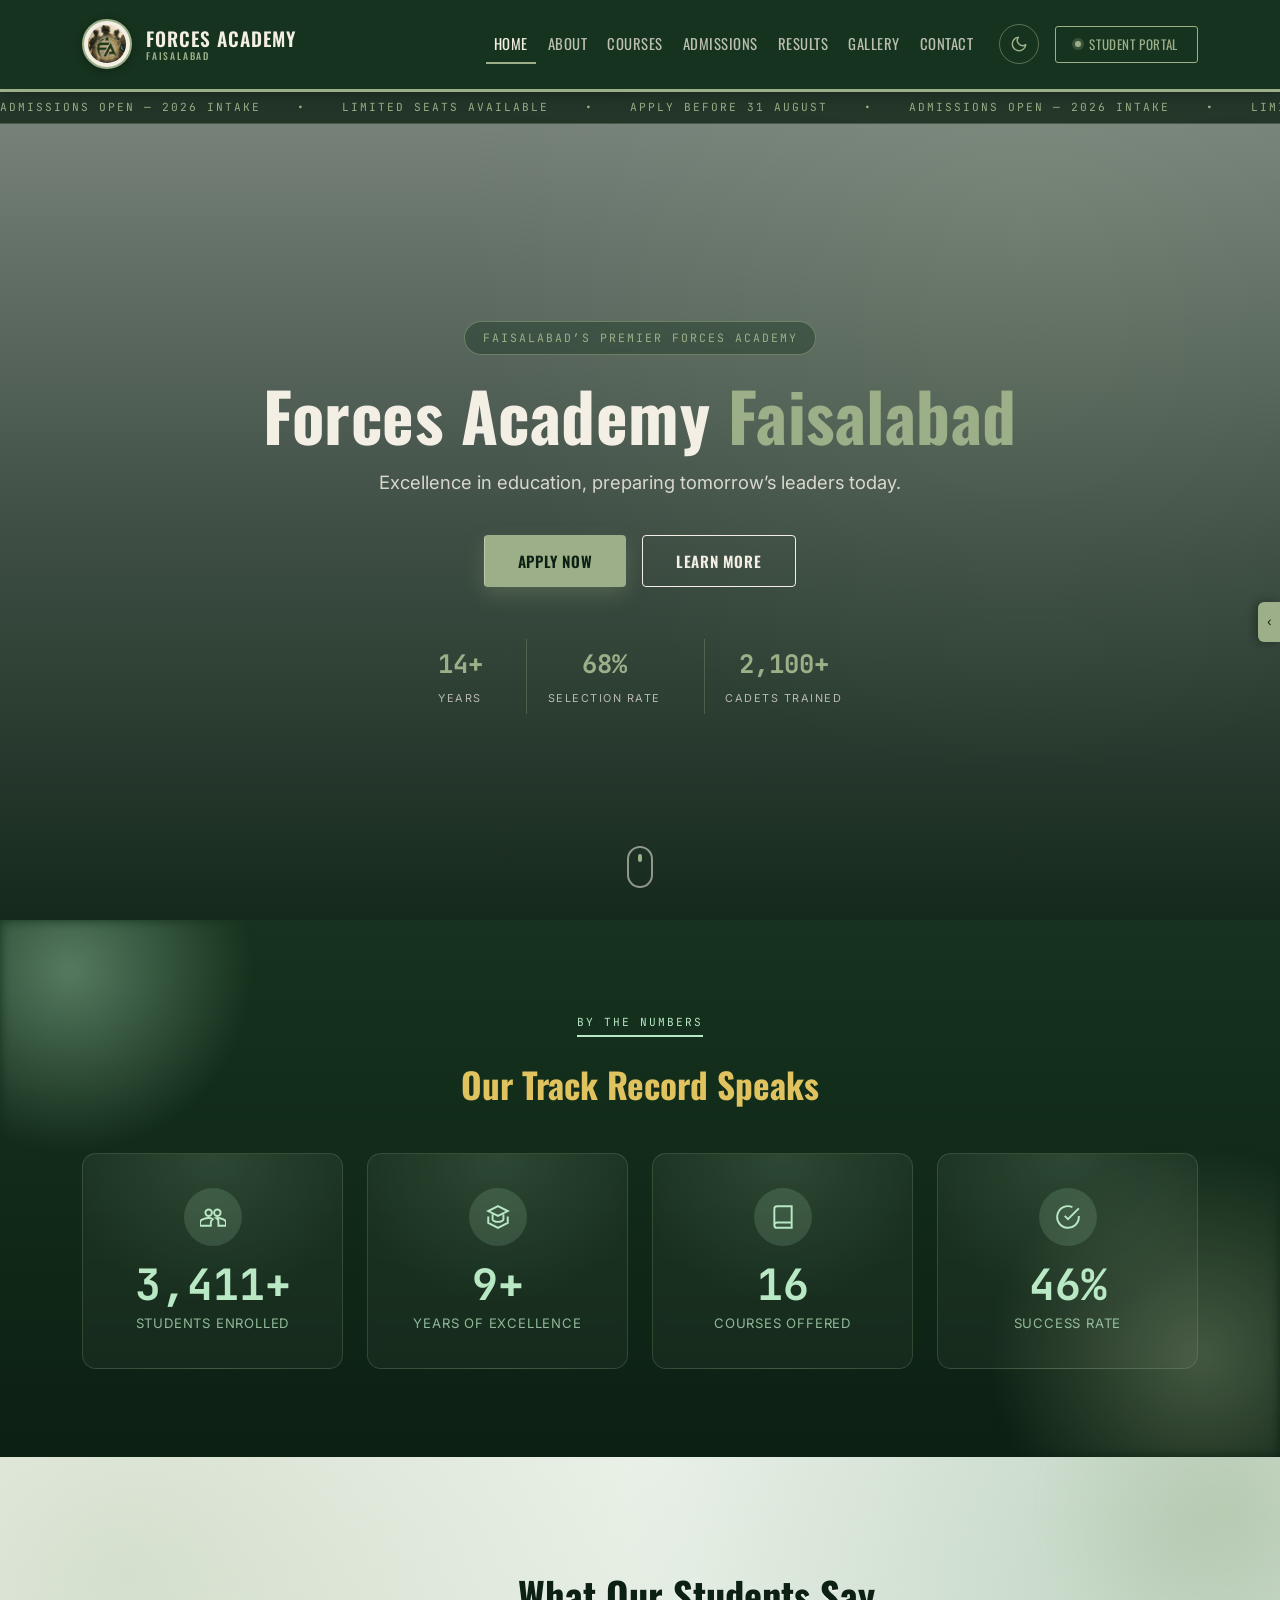
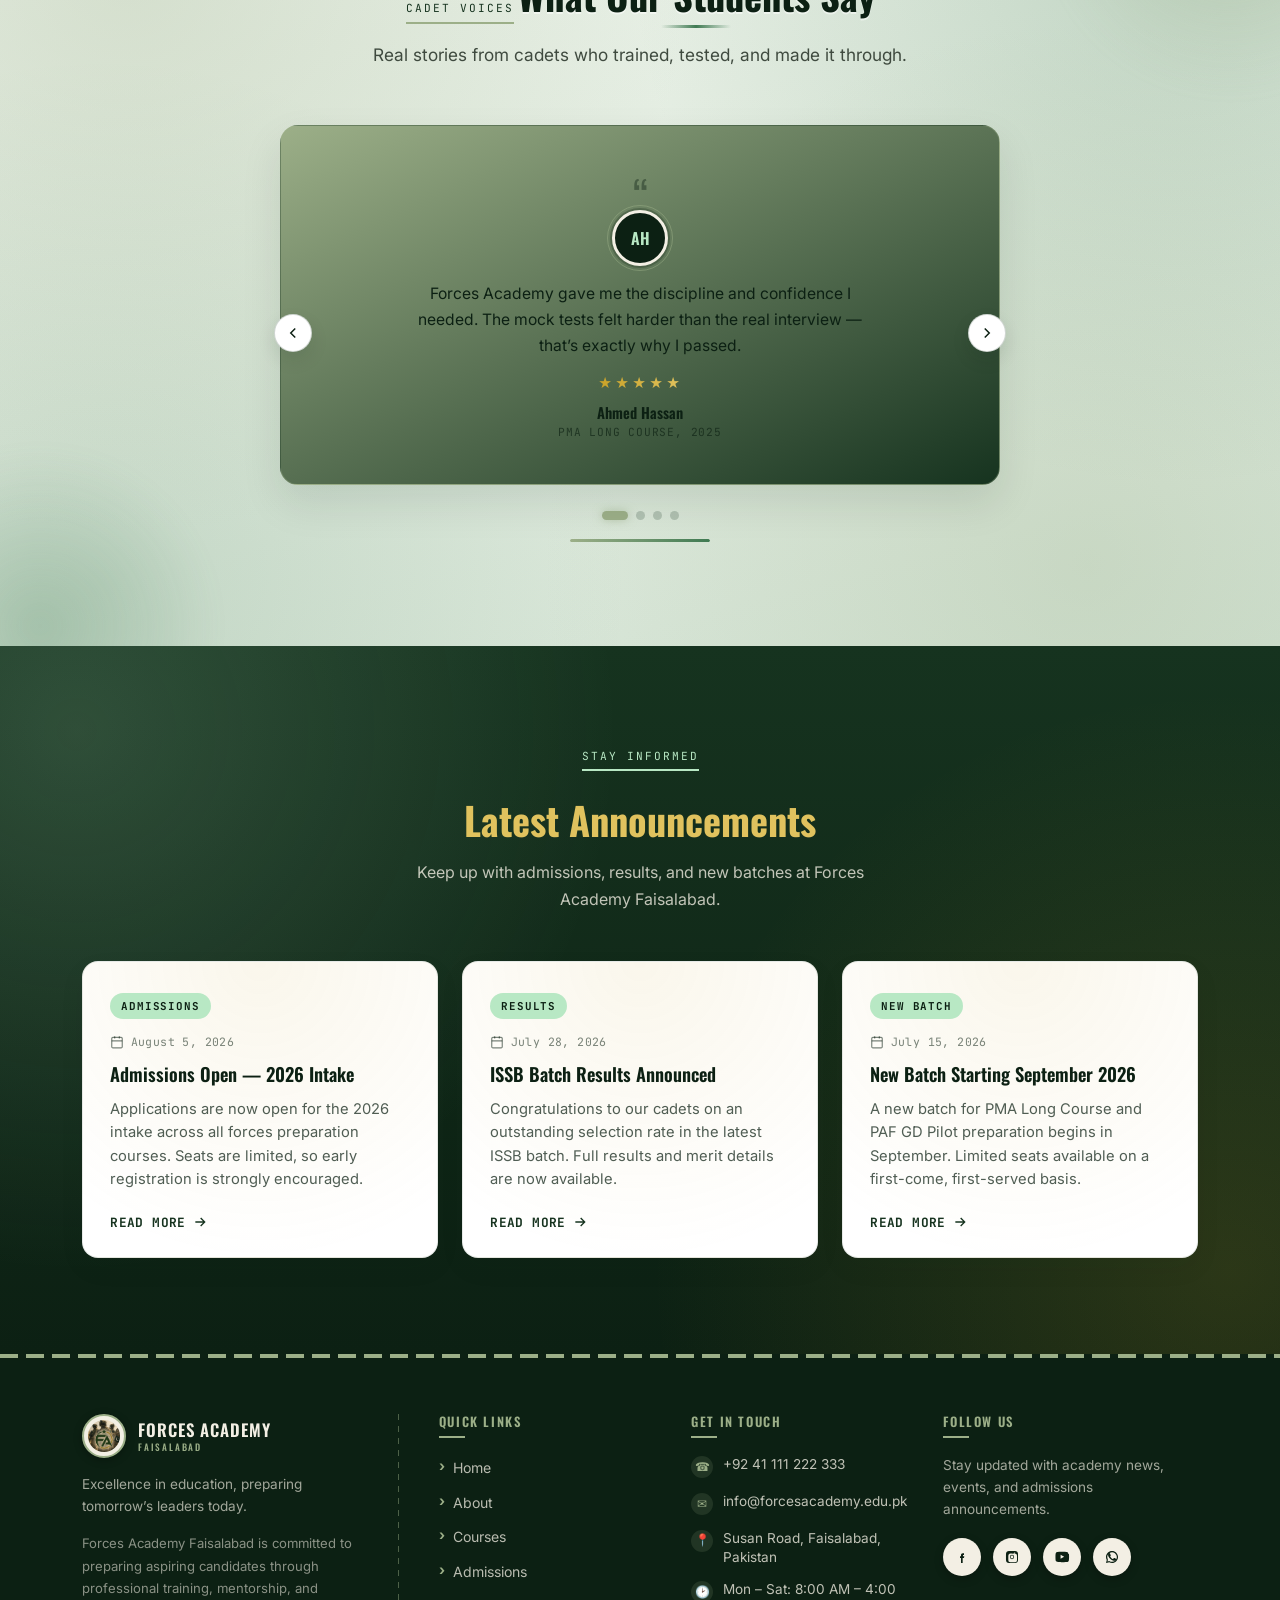
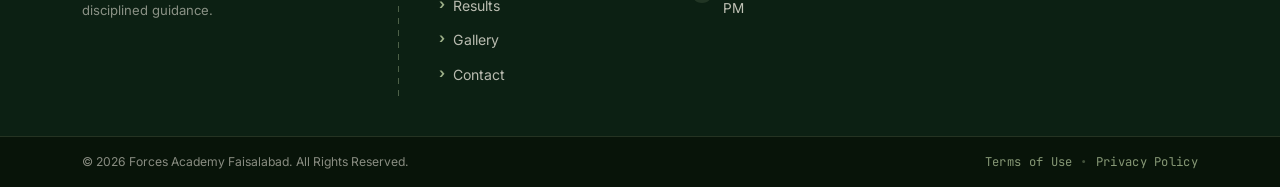
<file: index.html>
<!-- ============================================================
     FORCES ACADEMY - Home Page (index.html)
     ============================================================ -->
<!DOCTYPE html>
<html lang="en">
<head>
    <meta charset="UTF-8" />
    <meta name="viewport" content="width=device-width, initial-scale=1.0" />
    <title>Forces Academy Faisalabad</title>

    <!-- ==================== SEO META TAGS ==================== -->
    <meta name="description" content="Forces Academy Faisalabad is the city's premier academy for forces preparation, offering expert-led courses, ISSB coaching, and disciplined mentorship since 2011." />
    <meta name="keywords" content="Forces Academy Faisalabad, ISSB preparation, PMA long course, army academy Faisalabad, forces coaching, cadet training, PAF GD Pilot, Naval Academy prep, forces academy Pakistan" />
    <meta name="author" content="Forces Academy Faisalabad" />

    <!-- Open Graph / Social Sharing -->
    <meta property="og:type" content="website" />
    <meta property="og:title" content="Forces Academy Faisalabad" />
    <meta property="og:description" content="Excellence in education, preparing tomorrow's leaders today. Explore courses, admissions, and results at Forces Academy Faisalabad." />
    <meta property="og:image" content="images/LOGO.png" />
    <meta property="og:url" content="https://www.forcesacademy.edu.pk/" />
    <meta property="og:site_name" content="Forces Academy Faisalabad" />

    <!-- Twitter Card -->
    <meta name="twitter:card" content="summary_large_image" />
    <meta name="twitter:title" content="Forces Academy Faisalabad" />
    <meta name="twitter:description" content="Excellence in education, preparing tomorrow's leaders today. Explore courses, admissions, and results at Forces Academy Faisalabad." />
    <meta name="twitter:image" content="images/LOGO.png" />

    <!-- Favicon (uses your existing logo directly — no extra files needed) -->
    <link rel="icon" type="image/png" href="images/LOGO.png" />
    <link rel="apple-touch-icon" href="images/LOGO.png" />
    <!-- ================== END SEO META TAGS ==================== -->

    <!-- Bootstrap 5 CSS -->
    <link
        href="https://cdn.jsdelivr.net/npm/bootstrap@5.3.0/dist/css/bootstrap.min.css"
        rel="stylesheet"
    />

    <!-- Google Fonts -->
    <link rel="preconnect" href="https://fonts.googleapis.com" />
    <link rel="preconnect" href="https://fonts.gstatic.com" crossorigin />
    <link
        href="https://fonts.googleapis.com/css2?family=Oswald:wght@400;500;600;700&family=Inter:wght@400;500;600&family=JetBrains+Mono:wght@500;700&display=swap"
        rel="stylesheet"
    />

    <!-- Our custom CSS -->
    <link rel="stylesheet" href="css/style.css" />
    <!-- Home page add-ons: stats counter + testimonials + announcements -->
    <link rel="stylesheet" href="css/home.css" />
    <!-- Dark mode overrides — must load LAST so it can override everything above -->
    <link rel="stylesheet" href="css/dark.css" />
</head>
<body>

    <!-- ==================== NAVIGATION BAR ==================== -->
    <nav class="navbar navbar-expand-lg sticky-top fa-navbar">
        <div class="container">

            <a class="navbar-brand fa-brand" href="index.html">
                <span class="fa-crest-ring">
                    <img
                        src="images/LOGO.png"
                        alt="Forces Academy crest logo"
                        class="fa-crest"
                    />
                </span>
                <span class="fa-brand-text">
                    FORCES ACADEMY<br />
                    <small> FAISALABAD</small>
                </span>
            </a>

            <button
                class="navbar-toggler"
                type="button"
                data-bs-toggle="collapse"
                data-bs-target="#mainNavbar"
                aria-controls="mainNavbar"
                aria-expanded="false"
                aria-label="Toggle navigation"
            >
                <span class="navbar-toggler-icon"></span>
            </button>

            <div class="collapse navbar-collapse" id="mainNavbar">
                <ul class="navbar-nav ms-auto mb-2 mb-lg-0 align-items-lg-center fa-roster-nav">
                    <li class="nav-item">
                        <a class="nav-link active" aria-current="page" href="index.html">Home</a>
                    </li>
                    <li class="nav-item">
                        <a class="nav-link" href="about.html">About</a>
                    </li>
                    <li class="nav-item">
                        <a class="nav-link" href="courses.html">Courses</a>
                    </li>
                    <li class="nav-item">
                        <a class="nav-link" href="admissions.html">Admissions</a>
                    </li>
                    <li class="nav-item">
                        <a class="nav-link" href="results.html">Results</a>
                    </li>
                    <li class="nav-item">
                        <a class="nav-link" href="gallery.html">Gallery</a>
                    </li>
                    <li class="nav-item">
                        <a class="nav-link" href="contact.html">Contact</a>
                    </li>
                    <li class="nav-item ms-lg-3 mt-3 mt-lg-0">
                        <button
                            type="button"
                            id="faThemeToggle"
                            class="fa-theme-toggle"
                            aria-pressed="false"
                            aria-label="Toggle dark mode"
                        >
                            <!-- shown in LIGHT mode: click to go dark -->
                            <svg class="fa-theme-icon fa-theme-icon-moon" viewBox="0 0 24 24" width="18" height="18" fill="none" stroke="currentColor" stroke-width="2" stroke-linecap="round" stroke-linejoin="round">
                                <path d="M21 12.79A9 9 0 1 1 11.21 3 7 7 0 0 0 21 12.79z"/>
                            </svg>
                            <!-- shown in DARK mode: click to go light -->
                            <svg class="fa-theme-icon fa-theme-icon-sun" viewBox="0 0 24 24" width="18" height="18" fill="none" stroke="currentColor" stroke-width="2" stroke-linecap="round" stroke-linejoin="round">
                                <circle cx="12" cy="12" r="5"/>
                                <line x1="12" y1="1" x2="12" y2="3"/>
                                <line x1="12" y1="21" x2="12" y2="23"/>
                                <line x1="4.22" y1="4.22" x2="5.64" y2="5.64"/>
                                <line x1="18.36" y1="18.36" x2="19.78" y2="19.78"/>
                                <line x1="1" y1="12" x2="3" y2="12"/>
                                <line x1="21" y1="12" x2="23" y2="12"/>
                                <line x1="4.22" y1="19.78" x2="5.64" y2="18.36"/>
                                <line x1="18.36" y1="5.64" x2="19.78" y2="4.22"/>
                            </svg>
                        </button>
                    </li>
                    <li class="nav-item ms-lg-3 mt-3 mt-lg-0">
                        <a href="https://farhadlms.great-site.net/login.php" class="fa-clearance-badge">
                            <span class="fa-clearance-dot"></span>
                            Student Portal
                        </a>
                    </li>
                </ul>
            </div>
        </div>
    </nav>
    <!-- ================== END NAVBAR ================== -->

    <!-- ============ HERO ============ -->
    <section class="fa-hero">

        <!-- Scrolling admissions banner -->
        <div class="fa-hero-banner">
            <div class="fa-hero-banner-track">
                <span>ADMISSIONS OPEN &mdash; 2026 INTAKE</span>
                <span>&bull;</span>
                <span>LIMITED SEATS AVAILABLE</span>
                <span>&bull;</span>
                <span>APPLY BEFORE 31 AUGUST</span>
                <span>&bull;</span>
                <span>ADMISSIONS OPEN &mdash; 2026 INTAKE</span>
                <span>&bull;</span>
                <span>LIMITED SEATS AVAILABLE</span>
                <span>&bull;</span>
                <span>APPLY BEFORE 31 AUGUST</span>
                <span>&bull;</span>
            </div>
        </div>

        <div class="fa-hero-media">
            <div class="fa-hero-img" role="img" aria-label="Forces Academy cadets in training"></div>
            <div class="fa-hero-img fa-hero-slide-2" role="img" aria-label="Forces Academy campus and instructors"></div>
            <div class="fa-hero-img fa-hero-slide-3" role="img" aria-label="Forces Academy cadets during physical training"></div>
            <div class="fa-hero-overlay"></div>
        </div>

        <!-- "Get in Touch" card: plays once on load, then click-to-toggle -->
        <div class="fa-notify-wrap">
            <input type="checkbox" id="faNotifyToggle" class="fa-notify-input">

            <div class="fa-notify-card">
                <div class="fa-notify-header">
                    <span class="fa-notify-dot"></span>
                    Get in Touch
                </div>
                <ul class="fa-notify-list">
                    <li><span class="fa-notify-icon">&#9742;</span>+92 41 111 222 333</li>
                    <li><span class="fa-notify-icon">&#9993;</span>info@forcesacademy.edu.pk</li>
                    <li><span class="fa-notify-icon">&#128205;</span>Susan Road, Faisalabad</li>
                </ul>
                <a href="contact.html" class="fa-notify-cta">Contact Us &rarr;</a>
            </div>

            <label for="faNotifyToggle" class="fa-notify-arrow" aria-label="Toggle contact card">
                <span class="fa-notify-arrow-icon">&#8249;</span>
            </label>
        </div>

        <div class="container fa-hero-content">
            <div class="row justify-content-center text-center">
                <div class="col-lg-9">

                    <span class="fa-hero-badge">FAISALABAD&rsquo;S PREMIER FORCES ACADEMY</span>

                    <h1 class="fa-hero-title">Forces Academy <span>Faisalabad</span></h1>

                    <p class="fa-hero-tagline">
                        Excellence in education, preparing tomorrow&rsquo;s leaders today.
                    </p>

                    <div class="fa-hero-ctas">
                        <a href="admissions.html" class="fa-btn fa-btn-fill">Apply Now</a>
                        <a href="about.html" class="fa-btn fa-btn-ghost">Learn More</a>
                    </div>

                    <div class="fa-hero-stats">
                        <div class="fa-stat">
                            <span class="fa-stat-num">14+</span>
                            <span class="fa-stat-label">Years</span>
                        </div>
                        <div class="fa-stat">
                            <span class="fa-stat-num">68%</span>
                            <span class="fa-stat-label">Selection Rate</span>
                        </div>
                        <div class="fa-stat">
                            <span class="fa-stat-num">2,100+</span>
                            <span class="fa-stat-label">Cadets Trained</span>
                        </div>
                    </div>

                </div>
            </div>
        </div>

        <span class="fa-scroll-cue" aria-hidden="true"><span></span></span>
    </section>
    <!-- ============ END HERO ============ -->

    <!-- ==================== STATS COUNTER SECTION ==================== -->
    <section class="fa-counters" id="faCounters">
        <div class="fa-counters-grid-bg" aria-hidden="true"></div>
        <div class="container position-relative">

            <div class="text-center fa-counters-head">
                <span class="fa-section-eyebrow fa-eyebrow-dark">By The Numbers</span>
                <h2 class="fa-counters-title">Our Track Record Speaks</h2>
            </div>

            <div class="row g-4 fa-counters-row">

                <div class="col-6 col-lg-3">
                    <div class="fa-counter-card">
                        <div class="fa-counter-icon">
                            <svg viewBox="0 0 24 24" width="26" height="26" fill="none" stroke="currentColor" stroke-width="1.8"><path d="M16 11c1.66 0 3-1.34 3-3s-1.34-3-3-3-3 1.34-3 3 1.34 3 3 3zM8 11c1.66 0 3-1.34 3-3S9.66 5 8 5 5 6.34 5 8s1.34 3 3 3zM8 13c-2.67 0-8 1.34-8 4v3h10v-3c0-1.13.68-2.1 1.76-2.9C10.79 13.3 9.28 13 8 13zM16 13c-.28 0-.58.02-.9.05C16.36 13.85 17 14.9 17 16v4h7v-3c0-2.66-5.33-4-8-4z"/></svg>
                        </div>
                        <span class="fa-counter-num" data-target="5000" data-suffix="+">0</span>
                        <span class="fa-counter-label">Students Enrolled</span>
                    </div>
                </div>

                <div class="col-6 col-lg-3">
                    <div class="fa-counter-card">
                        <div class="fa-counter-icon">
                            <svg viewBox="0 0 24 24" width="26" height="26" fill="none" stroke="currentColor" stroke-width="1.8"><path d="M12 2l9 4.5-9 4.5-9-4.5L12 2zM3 11.5v6L12 22l9-4.5v-6M7 9.7v4.5c0 1 2.24 2.3 5 2.3s5-1.3 5-2.3V9.7"/></svg>
                        </div>
                        <span class="fa-counter-num" data-target="14" data-suffix="+">0</span>
                        <span class="fa-counter-label">Years of Excellence</span>
                    </div>
                </div>

                <div class="col-6 col-lg-3">
                    <div class="fa-counter-card">
                        <div class="fa-counter-icon">
                            <svg viewBox="0 0 24 24" width="26" height="26" fill="none" stroke="currentColor" stroke-width="1.8"><path d="M4 19.5A2.5 2.5 0 0 1 6.5 17H20M4 4.5A2.5 2.5 0 0 1 6.5 2H20v20H6.5A2.5 2.5 0 0 1 4 19.5v-15z"/></svg>
                        </div>
                        <span class="fa-counter-num" data-target="24" data-suffix="">0</span>
                        <span class="fa-counter-label">Courses Offered</span>
                    </div>
                </div>

                <div class="col-6 col-lg-3">
                    <div class="fa-counter-card">
                        <div class="fa-counter-icon">
                            <svg viewBox="0 0 24 24" width="26" height="26" fill="none" stroke="currentColor" stroke-width="1.8"><path d="M22 11.08V12a10 10 0 1 1-5.93-9.14M22 4L12 14.01l-3-3"/></svg>
                        </div>
                        <span class="fa-counter-num" data-target="68" data-suffix="%">0</span>
                        <span class="fa-counter-label">Success Rate</span>
                    </div>
                </div>

            </div>
        </div>
    </section>
    <!-- ================== END STATS COUNTER ================== -->

    <!-- ==================== TESTIMONIALS SECTION ==================== -->
    <section class="fa-testimonials" id="faTestimonials">
        <div class="container">

            <div class="text-center fa-testimonials-head">
                <span class="fa-section-eyebrow">Cadet Voices</span>
                <h2 class="fa-section-title fa-testimonials-title">What Our Students Say</h2>
                <p class="fa-section-lead fa-testimonials-lead">
                    Real stories from cadets who trained, tested, and made it through.
                </p>
            </div>

            <div class="fa-slider" id="faSlider">
                <div class="fa-slider-track" id="faSliderTrack">

                    <article class="fa-slide">
                        <div class="fa-quote-mark" aria-hidden="true">&#8220;</div>
                        <div class="fa-slide-avatar">AH</div>
                        <p class="fa-slide-quote">
                            Forces Academy gave me the discipline and confidence I needed. The mock tests felt harder than the real interview &mdash; that&rsquo;s exactly why I passed.
                        </p>
                        <div class="fa-slide-stars">&#9733;&#9733;&#9733;&#9733;&#9733;</div>
                        <h6 class="fa-slide-name">Ahmed Hassan</h6>
                        <span class="fa-slide-meta">PMA Long Course, 2025</span>
                    </article>

                    <article class="fa-slide">
                        <div class="fa-quote-mark" aria-hidden="true">&#8220;</div>
                        <div class="fa-slide-avatar">SF</div>
                        <p class="fa-slide-quote">
                            The instructors don&rsquo;t just teach, they mentor. My physical and academic prep both improved massively in just six months.
                        </p>
                        <div class="fa-slide-stars">&#9733;&#9733;&#9733;&#9733;&#9733;</div>
                        <h6 class="fa-slide-name">Sara Fatima</h6>
                        <span class="fa-slide-meta">Naval Academy, Class of 2024</span>
                    </article>

                    <article class="fa-slide">
                        <div class="fa-quote-mark" aria-hidden="true">&#8220;</div>
                        <div class="fa-slide-avatar">BK</div>
                        <p class="fa-slide-quote">
                            I joined without much hope for the ISSB. The academy&rsquo;s psych-test workshops completely changed how I think under pressure.
                        </p>
                        <div class="fa-slide-stars">&#9733;&#9733;&#9733;&#9733;&#9733;</div>
                        <h6 class="fa-slide-name">Bilal Khan</h6>
                        <span class="fa-slide-meta">PAF GD Pilot, 2025</span>
                    </article>

                    <article class="fa-slide">
                        <div class="fa-quote-mark" aria-hidden="true">&#8220;</div>
                        <div class="fa-slide-avatar">MZ</div>
                        <p class="fa-slide-quote">
                            Small batch sizes meant every weakness got noticed and fixed. Best decision my parents made for my career.
                        </p>
                        <div class="fa-slide-stars">&#9733;&#9733;&#9733;&#9733;&#9733;</div>
                        <h6 class="fa-slide-name">Maria Zafar</h6>
                        <span class="fa-slide-meta">Army Medical College, 2024</span>
                    </article>

                </div>

                <button class="fa-slider-arrow fa-slider-prev" id="faSliderPrev" aria-label="Previous testimonial">
                    <svg viewBox="0 0 24 24" width="18" height="18" fill="none" stroke="currentColor" stroke-width="2"><path d="M15 18l-6-6 6-6"/></svg>
                </button>
                <button class="fa-slider-arrow fa-slider-next" id="faSliderNext" aria-label="Next testimonial">
                    <svg viewBox="0 0 24 24" width="18" height="18" fill="none" stroke="currentColor" stroke-width="2"><path d="M9 18l6-6-6-6"/></svg>
                </button>

                <div class="fa-slider-dots" id="faSliderDots"></div>

                <div class="fa-slider-progress" aria-hidden="true">
                    <div class="fa-slider-progress-bar" id="faSliderProgressBar"></div>
                </div>
            </div>

        </div>
    </section>
    <!-- ================== END TESTIMONIALS ================== -->

    <!-- ==================== ANNOUNCEMENTS SECTION ==================== -->
    <section class="fa-announcements" id="faAnnouncements">
        <div class="container">

            <div class="text-center fa-announcements-head">
                <span class="fa-section-eyebrow">Stay Informed</span>
                <h2 class="fa-section-title fa-announcements-title">Latest Announcements</h2>
                <p class="fa-section-lead fa-announcements-lead">
                    Keep up with admissions, results, and new batches at Forces Academy Faisalabad.
                </p>
            </div>

            <div class="row g-4 fa-announcements-row">

                <div class="col-md-6 col-lg-4">
                    <article class="fa-announce-card">
                        <span class="fa-announce-tag">Admissions</span>
                        <span class="fa-announce-date">
                            <svg viewBox="0 0 24 24" width="14" height="14" fill="none" stroke="currentColor" stroke-width="2"><rect x="3" y="4" width="18" height="18" rx="2"/><path d="M16 2v4M8 2v4M3 10h18"/></svg>
                            August 5, 2026
                        </span>
                        <h3 class="fa-announce-title">Admissions Open &mdash; 2026 Intake</h3>
                        <p class="fa-announce-desc">
                            Applications are now open for the 2026 intake across all forces preparation courses. Seats are limited, so early registration is strongly encouraged.
                        </p>
                        <a href="admissions.html" class="fa-announce-link">Read More
                            <svg viewBox="0 0 24 24" width="16" height="16" fill="none" stroke="currentColor" stroke-width="2"><path d="M5 12h14M13 6l6 6-6 6"/></svg>
                        </a>
                    </article>
                </div>

                <div class="col-md-6 col-lg-4">
                    <article class="fa-announce-card">
                        <span class="fa-announce-tag">Results</span>
                        <span class="fa-announce-date">
                            <svg viewBox="0 0 24 24" width="14" height="14" fill="none" stroke="currentColor" stroke-width="2"><rect x="3" y="4" width="18" height="18" rx="2"/><path d="M16 2v4M8 2v4M3 10h18"/></svg>
                            July 28, 2026
                        </span>
                        <h3 class="fa-announce-title">ISSB Batch Results Announced</h3>
                        <p class="fa-announce-desc">
                            Congratulations to our cadets on an outstanding selection rate in the latest ISSB batch. Full results and merit details are now available.
                        </p>
                        <a href="results.html" class="fa-announce-link">Read More
                            <svg viewBox="0 0 24 24" width="16" height="16" fill="none" stroke="currentColor" stroke-width="2"><path d="M5 12h14M13 6l6 6-6 6"/></svg>
                        </a>
                    </article>
                </div>

                <div class="col-md-6 col-lg-4">
                    <article class="fa-announce-card">
                        <span class="fa-announce-tag">New Batch</span>
                        <span class="fa-announce-date">
                            <svg viewBox="0 0 24 24" width="14" height="14" fill="none" stroke="currentColor" stroke-width="2"><rect x="3" y="4" width="18" height="18" rx="2"/><path d="M16 2v4M8 2v4M3 10h18"/></svg>
                            July 15, 2026
                        </span>
                        <h3 class="fa-announce-title">New Batch Starting September 2026</h3>
                        <p class="fa-announce-desc">
                            A new batch for PMA Long Course and PAF GD Pilot preparation begins in September. Limited seats available on a first-come, first-served basis.
                        </p>
                        <a href="courses.html" class="fa-announce-link">Read More
                            <svg viewBox="0 0 24 24" width="16" height="16" fill="none" stroke="currentColor" stroke-width="2"><path d="M5 12h14M13 6l6 6-6 6"/></svg>
                        </a>
                    </article>
                </div>

            </div>
        </div>
    </section>
    <!-- ================== END ANNOUNCEMENTS ================== -->

    <!-- ==================== FOOTER ==================== -->
    <footer class="fa-footer">
        <div class="fa-footer-top">
            <div class="container">
                <div class="fa-footer-grid">

                    <!-- Brand column -->
                    <div class="fa-footer-col fa-footer-brand-col">
                        <a href="index.html" class="fa-footer-brand">
                            <span class="fa-crest-ring fa-footer-crest-ring">
                                <img src="images/LOGO.png" alt="Forces Academy crest logo" class="fa-crest" />
                            </span>
                            <span class="fa-footer-brand-text">
                                FORCES ACADEMY<br />
                                <small>FAISALABAD</small>
                            </span>
                        </a>
                        <p class="fa-footer-tagline">
                            Excellence in education, preparing tomorrow&rsquo;s leaders today.
                        </p>
                        <p class="fa-footer-description">
                            Forces Academy Faisalabad is committed to preparing aspiring candidates through professional training, mentorship, and disciplined guidance.

                        </p>
                    </div>

                    <!-- Divider (dispatch style) -->
                    <div class="fa-footer-dispatch-divider" aria-hidden="true"></div>

                    <!-- Quick Links -->
                    <div class="fa-footer-col">
                        <h6 class="fa-footer-heading">Quick Links</h6>
                        <ul class="fa-footer-links">
                            <li><a href="index.html">Home</a></li>
                            <li><a href="about.html">About</a></li>
                            <li><a href="courses.html">Courses</a></li>
                            <li><a href="admissions.html">Admissions</a></li>
                            <li><a href="results.html">Results</a></li>
                            <li><a href="gallery.html">Gallery</a></li>
                            <li><a href="contact.html">Contact</a></li>
                        </ul>
                    </div>

                    <!-- Contact -->
                    <div class="fa-footer-col">
                        <h6 class="fa-footer-heading">Get in Touch</h6>
                        <ul class="fa-footer-contact">
                            <li>
                                <span class="fa-footer-icon">&#9742;</span>
                                <span>+92 41 111 222 333</span>
                            </li>
                            <li>
                                <span class="fa-footer-icon">&#9993;</span>
                                <span>info@forcesacademy.edu.pk</span>
                            </li>
                            <li>
                                <span class="fa-footer-icon">&#128205;</span>
                                <span>Susan Road, Faisalabad, Pakistan</span>
                            </li>
                            <li>
                                <span class="fa-footer-icon">&#128337;</span>
                                <span>Mon &ndash; Sat: 8:00 AM &ndash; 4:00 PM</span>
                            </li>
                        </ul>
                    </div>

                    <!-- Follow Us: icon-only circular badges, brand colors on hover -->
                    <div class="fa-footer-col">
                        <h6 class="fa-footer-heading">Follow Us</h6>
                        <p class="fa-footer-note">
                            Stay updated with academy news, events, and admissions announcements.
                        </p>
                        <div class="fa-footer-social">
                            <a
                                href="https://www.facebook.com/forcesacademyfaisalabad/"
                                class="fa-social-icon fa-social-facebook"
                                title="Facebook"
                                aria-label="Facebook"
                                target="_blank"
                                rel="noopener noreferrer"
                            >
                                <svg viewBox="0 0 24 24" width="16" height="16" fill="currentColor"><path d="M13.5 9H15V6.5h-1.75C11.6 6.5 10.5 7.6 10.5 9.25V11H9v2.5h1.5V21h2.5v-7.5H15L15.5 11h-2V9.5c0-.35.15-.5.5-.5z"/></svg>
                            </a>
                            <a
                                href="https://www.instagram.com/forcesacademyfaisalabad/"
                                class="fa-social-icon fa-social-instagram"
                                title="Instagram"
                                aria-label="Instagram"
                                target="_blank"
                                rel="noopener noreferrer"
                            >
                                <svg viewBox="0 0 24 24" width="16" height="16" fill="currentColor"><path d="M12 8.8a3.2 3.2 0 1 0 0 6.4 3.2 3.2 0 0 0 0-6.4zm0 5.3a2.1 2.1 0 1 1 0-4.2 2.1 2.1 0 0 1 0 4.2zM16.9 6.1a.9.9 0 1 1-1.8 0 .9.9 0 0 1 1.8 0zM21 7.2c-.06-1.2-.33-2.27-1.2-3.14-.87-.87-1.94-1.14-3.14-1.2C15.4 2.8 8.6 2.8 7.34 2.86c-1.2.06-2.26.33-3.14 1.2-.87.87-1.13 1.94-1.2 3.14C2.94 8.6 2.94 15.4 3 16.66c.06 1.2.33 2.27 1.2 3.14.87.87 1.94 1.13 3.14 1.2 1.26.06 8.06.06 9.32 0 1.2-.06 2.27-.33 3.14-1.2.87-.87 1.14-1.94 1.2-3.14.06-1.26.06-8.06 0-9.32zm-1.8 11.02c-.26.66-.77 1.17-1.43 1.44-1 .4-3.36.3-4.77.3s-3.78.1-4.77-.3a2.55 2.55 0 0 1-1.44-1.44c-.4-1-.3-3.36-.3-4.77s-.1-3.78.3-4.77c.26-.66.77-1.17 1.43-1.44 1-.4 3.36-.3 4.77-.3s3.78-.1 4.77.3c.66.26 1.17.77 1.44 1.43.4 1 .3 3.36.3 4.77s.1 3.78-.3 4.78z"/></svg>
                            </a>
                            <a
                                href="https://www.youtube.com/channel/UCRF74RQe3TiQl-_qyFZb-2w"
                                class="fa-social-icon fa-social-youtube"
                                title="YouTube"
                                aria-label="YouTube"
                                target="_blank"
                                rel="noopener noreferrer"
                            >
                                <svg viewBox="0 0 24 24" width="16" height="16" fill="currentColor"><path d="M21.6 7.5s-.2-1.5-.85-2.16c-.8-.86-1.7-.86-2.12-.9C15.6 4.2 12 4.2 12 4.2s-3.6 0-6.63.24c-.4.04-1.3.04-2.12.9C2.6 6 2.4 7.5 2.4 7.5S2.2 9.25 2.2 11v1.9c0 1.75.2 3.5.2 3.5s.2 1.5.85 2.16c.8.86 1.86.83 2.34.92 1.7.17 7.21.24 7.21.24s3.6 0 6.63-.25c.4-.04 1.3-.04 2.12-.9.65-.66.85-2.16.85-2.16s.2-1.75.2-3.5V11c0-1.75-.2-3.5-.2-3.5zM9.9 14.7V8.8l5.4 2.95-5.4 2.95z"/></svg>
                            </a>
                            <a
                                href="https://wa.me/923166954383"
                                class="fa-social-icon fa-social-whatsapp"
                                title="WhatsApp"
                                aria-label="WhatsApp"
                                target="_blank"
                                rel="noopener noreferrer"
                            >
                                <svg viewBox="0 0 24 24" width="16" height="16" fill="currentColor"><path d="M17.5 14.4c-.3-.15-1.7-.85-2-.94-.27-.1-.46-.15-.66.15-.2.3-.75.94-.92 1.13-.17.2-.34.22-.63.08-.3-.15-1.24-.46-2.37-1.47-.87-.78-1.47-1.75-1.64-2.04-.17-.3-.02-.46.13-.6.13-.14.3-.34.44-.52.15-.17.2-.3.3-.5.1-.2.05-.37-.02-.52-.08-.15-.66-1.6-.9-2.18-.24-.58-.48-.5-.66-.5h-.56c-.2 0-.52.07-.79.37s-1.04 1.02-1.04 2.48 1.07 2.88 1.22 3.08c.15.2 2.1 3.2 5.08 4.5.71.3 1.26.48 1.7.62.71.23 1.36.2 1.87.12.57-.08 1.7-.7 1.94-1.37.24-.68.24-1.26.17-1.38-.07-.13-.27-.2-.57-.35zM12.02 3C7.05 3 3 7.03 3 12c0 1.6.42 3.1 1.15 4.4L3 21l4.75-1.1A9 9 0 0 0 12.02 21c4.97 0 9-4.03 9-9s-4.03-9-9-9zm0 16.3a7.28 7.28 0 0 1-3.72-1.02l-.27-.16-2.82.66.65-2.75-.17-.28A7.28 7.28 0 1 1 19.3 12a7.3 7.3 0 0 1-7.28 7.3z"/></svg>
                            </a>
                        </div>
                    </div>

                </div>
            </div>
        </div>

        <div class="fa-footer-bottom">
            <div class="container fa-footer-bottom-inner">
                <span>&copy; <span id="faYear">2026</span> Forces Academy Faisalabad. All Rights Reserved.</span>
                <span class="fa-footer-legal">
                    <a href="terms.html">Terms of Use</a>
                    <span class="fa-footer-legal-sep">&bull;</span>
                    <a href="privacy.html">Privacy Policy</a>
                </span>
            </div>
        </div>
    </footer>
    <!-- ================== END FOOTER ================== -->

    <!-- Floating Back to Top button (Step 10/11) -->
    <button id="faBackToTop" class="fa-back-to-top" type="button" aria-label="Back to top">
        <svg viewBox="0 0 24 24" width="20" height="20" fill="none" stroke="currentColor" stroke-width="2.4" stroke-linecap="round" stroke-linejoin="round">
            <path d="M12 19V5"/>
            <path d="M5 12l7-7 7 7"/>
        </svg>
    </button>

    <!-- Bootstrap 5 JS Bundle -->
    <script src="https://cdn.jsdelivr.net/npm/bootstrap@5.3.0/dist/js/bootstrap.bundle.min.js"></script>
    <script>
        document.getElementById('faYear').textContent = new Date().getFullYear();
    </script>

    <!-- Home page add-ons: counters + testimonials slider -->
    <script src="js/main.js"></script>
</body>
</html>
</file>
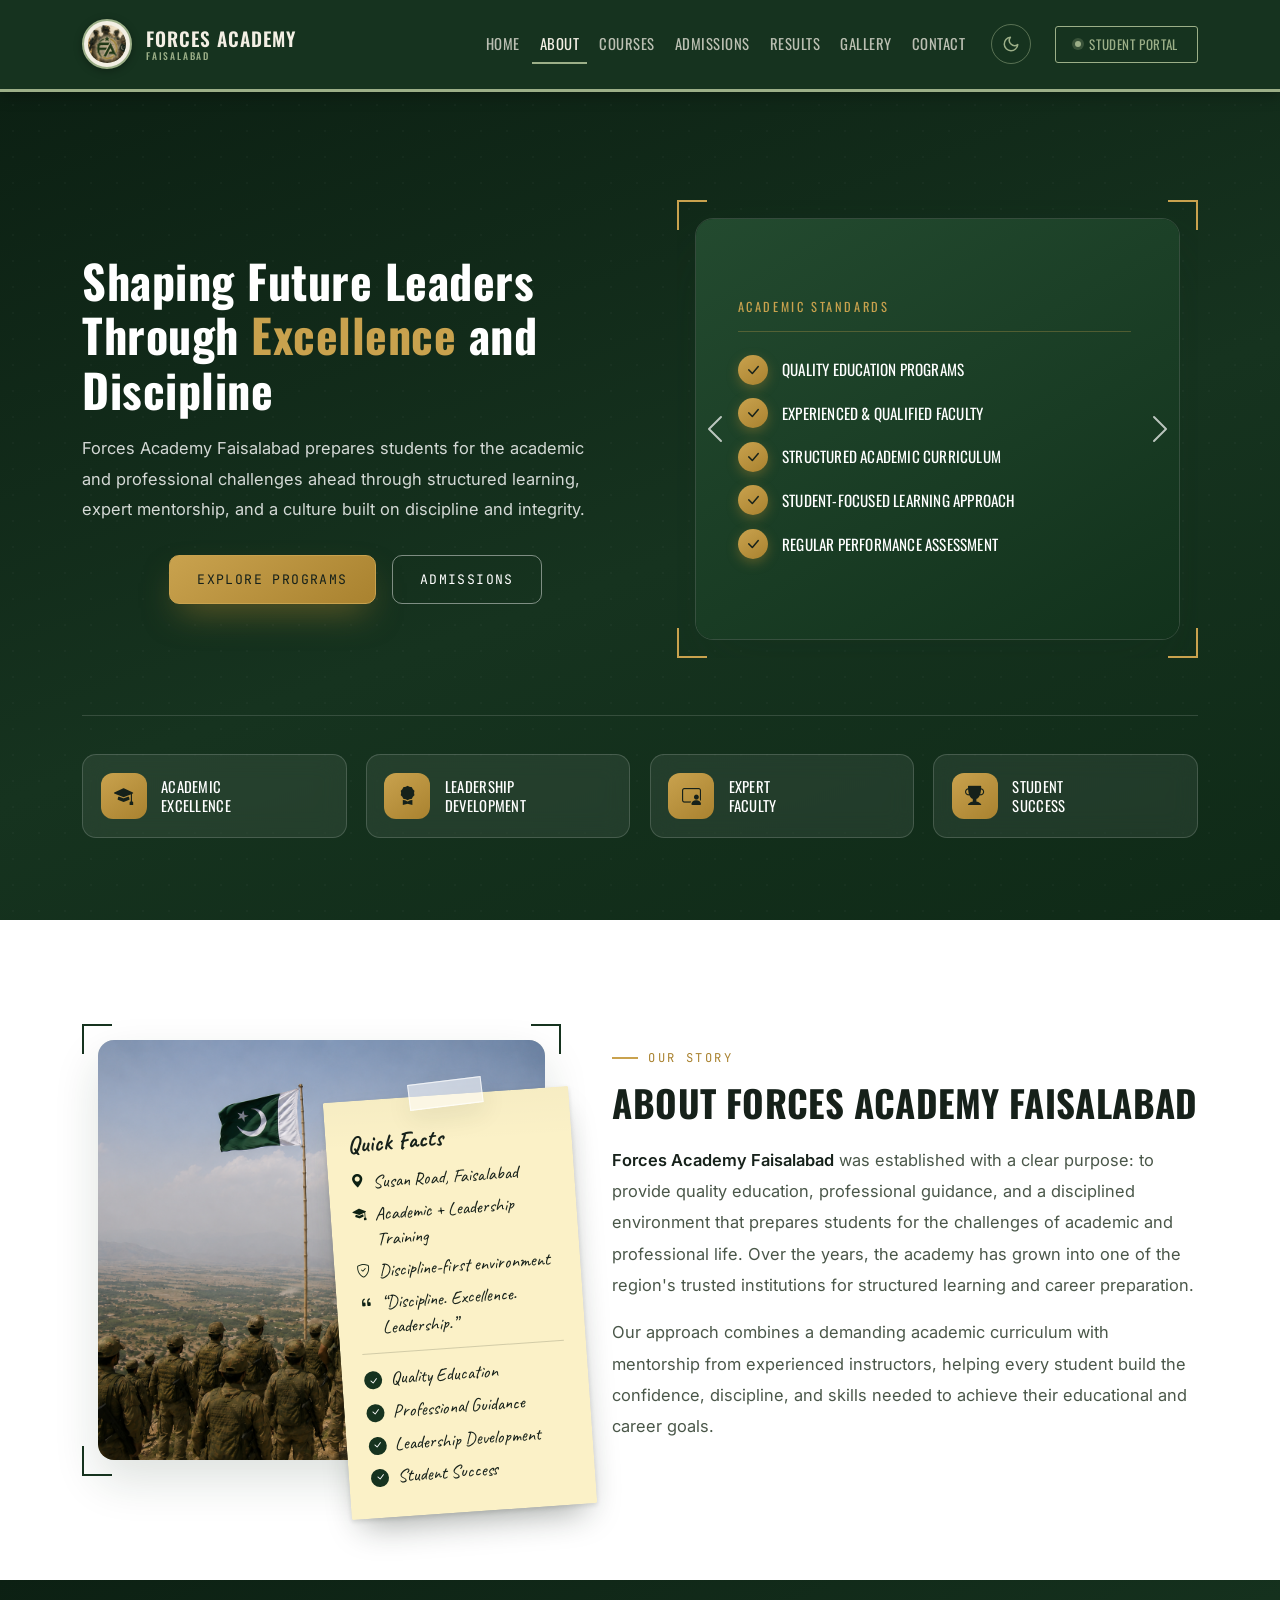
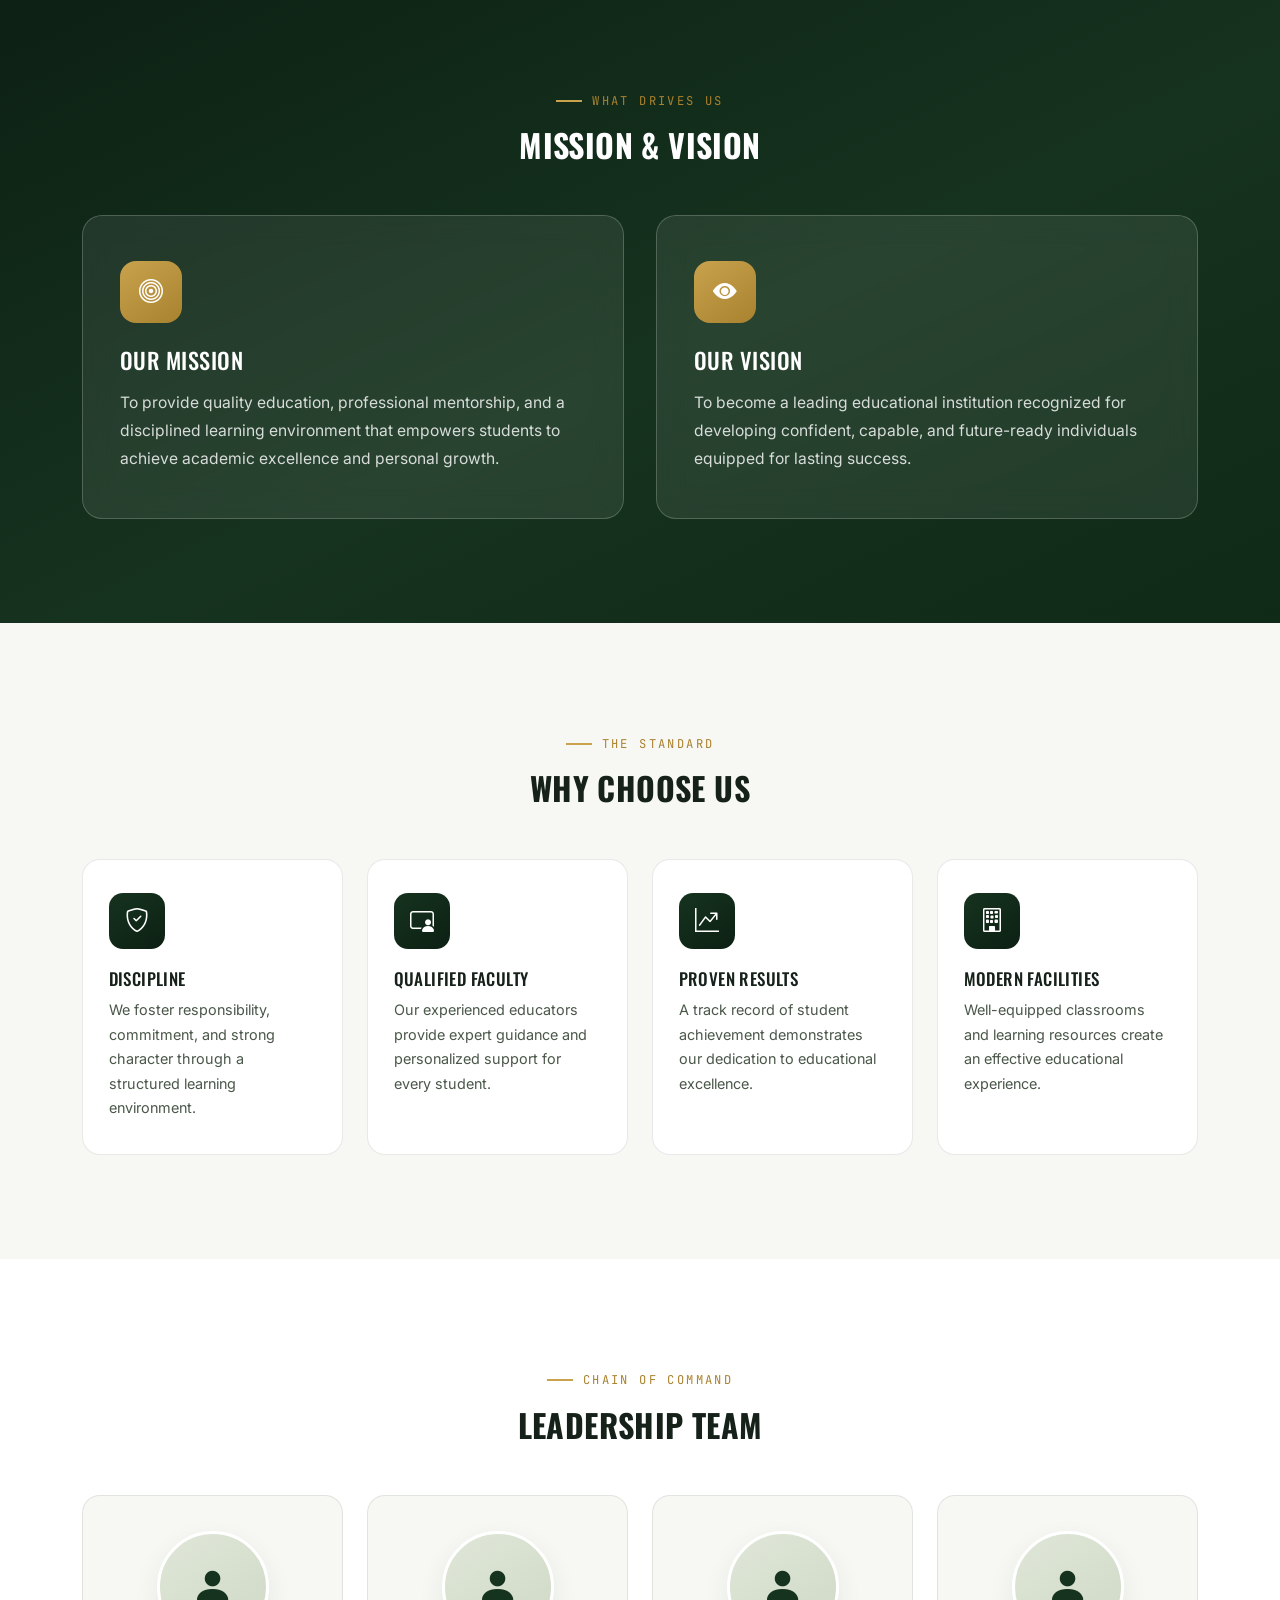
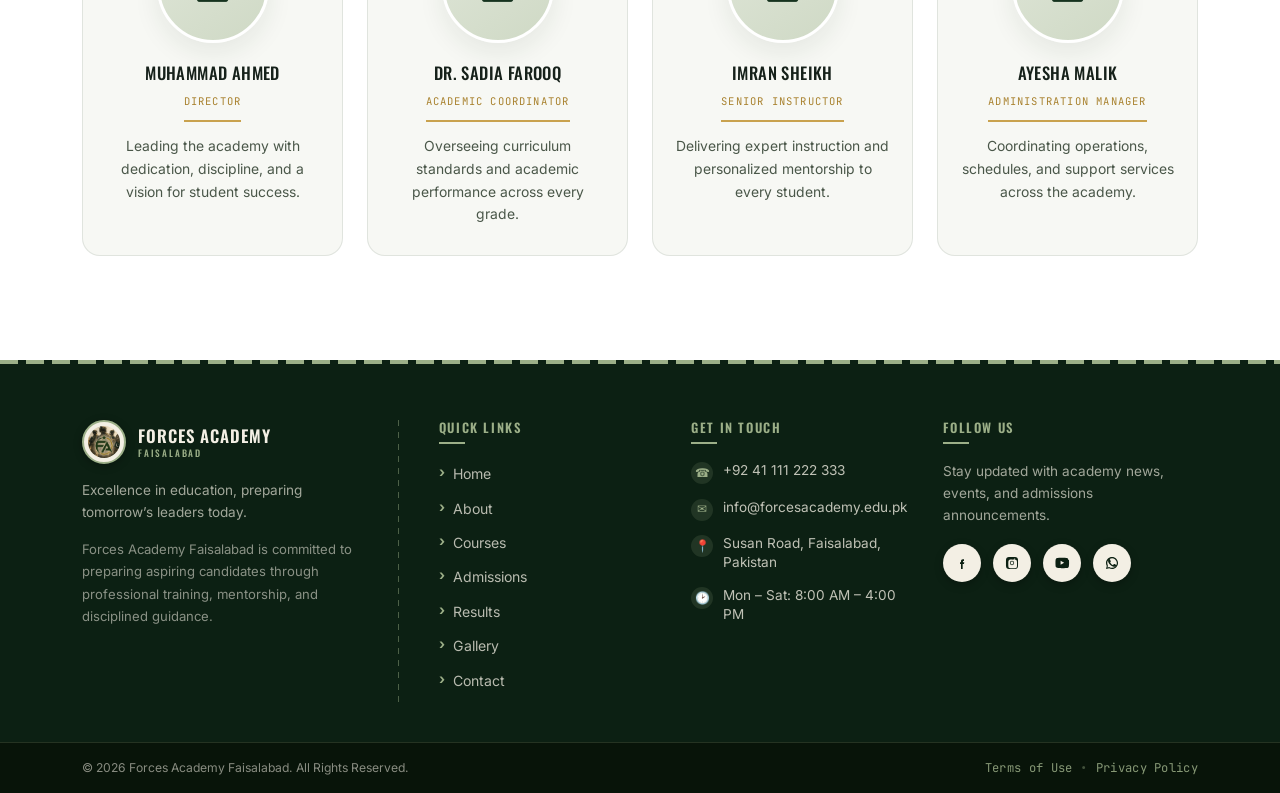
<file: about.html>
<!-- ============================================================
     FORCES ACADEMY - About Page (about.html)
     ============================================================ -->
<!DOCTYPE html>
<html lang="en">
<head>
    <meta charset="UTF-8" />
    <meta name="viewport" content="width=device-width, initial-scale=1.0" />
    <title>About Us — Forces Academy Faisalabad</title>

    <!-- ==================== SEO META TAGS ==================== -->
    <meta name="description" content="Learn about Forces Academy Faisalabad's history, mission, vision, and leadership team — a trusted institution for disciplined academic and forces preparation." />
    <meta name="keywords" content="About Forces Academy Faisalabad, forces academy history, mission vision, leadership team, ISSB preparation Faisalabad, army academy staff" />
    <meta name="author" content="Forces Academy Faisalabad" />

    <!-- Open Graph / Social Sharing -->
    <meta property="og:type" content="website" />
    <meta property="og:title" content="About Us — Forces Academy Faisalabad" />
    <meta property="og:description" content="Discover the story, mission, vision, and leadership behind Forces Academy Faisalabad's disciplined approach to education and forces preparation." />
    <meta property="og:image" content="images/LOGO.png" />
    <meta property="og:url" content="https://www.forcesacademy.edu.pk/about.html" />
    <meta property="og:site_name" content="Forces Academy Faisalabad" />

    <!-- Twitter Card -->
    <meta name="twitter:card" content="summary_large_image" />
    <meta name="twitter:title" content="About Us — Forces Academy Faisalabad" />
    <meta name="twitter:description" content="Discover the story, mission, vision, and leadership behind Forces Academy Faisalabad's disciplined approach to education and forces preparation." />
    <meta name="twitter:image" content="images/LOGO.png" />

    <!-- Favicon (uses your existing logo directly — no extra files needed) -->
    <link rel="icon" type="image/png" href="images/LOGO.png" />
    <link rel="apple-touch-icon" href="images/LOGO.png" />
    <!-- ================== END SEO META TAGS ==================== -->

    <!-- Bootstrap 5 CSS -->
    <link
        href="https://cdn.jsdelivr.net/npm/bootstrap@5.3.0/dist/css/bootstrap.min.css"
        rel="stylesheet"
    />

    <!-- Bootstrap Icons -->
    <link
        href="https://cdn.jsdelivr.net/npm/bootstrap-icons@1.11.3/font/bootstrap-icons.css"
        rel="stylesheet"
    />

    <!-- Google Fonts -->
    <link rel="preconnect" href="https://fonts.googleapis.com" />
    <link rel="preconnect" href="https://fonts.gstatic.com" crossorigin />
    <link
        href="https://fonts.googleapis.com/css2?family=Oswald:wght@400;500;600;700&family=Inter:wght@400;500;600&family=JetBrains+Mono:wght@500;700&family=Caveat:wght@500;700&display=swap"
        rel="stylesheet"
    />

    <!-- Our custom CSS -->
    <link rel="stylesheet" href="css/style.css" />
    <link rel="stylesheet" href="css/about.css" />
    <!-- Dark mode overrides — must load LAST so it can override everything above -->
    <link rel="stylesheet" href="css/dark.css" />
</head>
<body class="fa-about-page">

    <!-- ==================== NAVIGATION BAR ==================== -->
    <nav class="navbar navbar-expand-lg sticky-top fa-navbar">
        <div class="container">

            <a class="navbar-brand fa-brand" href="index.html">
                <span class="fa-crest-ring">
                    <img
                        src="images/LOGO.png"
                        alt="Forces Academy crest logo"
                        class="fa-crest"
                    />
                </span>
                <span class="fa-brand-text">
                    FORCES ACADEMY<br />
                    <small> FAISALABAD</small>
                </span>
            </a>

            <button
                class="navbar-toggler"
                type="button"
                data-bs-toggle="collapse"
                data-bs-target="#mainNavbar"
                aria-controls="mainNavbar"
                aria-expanded="false"
                aria-label="Toggle navigation"
            >
                <span class="navbar-toggler-icon"></span>
            </button>

            <div class="collapse navbar-collapse" id="mainNavbar">
                <ul class="navbar-nav ms-auto mb-2 mb-lg-0 align-items-lg-center fa-roster-nav">
                    <li class="nav-item">
                        <a class="nav-link" href="index.html">Home</a>
                    </li>
                    <li class="nav-item">
                        <a class="nav-link active" aria-current="page" href="about.html">About</a>
                    </li>
                    <li class="nav-item">
                        <a class="nav-link" href="courses.html">Courses</a>
                    </li>
                    <li class="nav-item">
                        <a class="nav-link" href="admissions.html">Admissions</a>
                    </li>
                    <li class="nav-item">
                        <a class="nav-link" href="results.html">Results</a>
                    </li>
                    <li class="nav-item">
                        <a class="nav-link" href="gallery.html">Gallery</a>
                    </li>
                    <li class="nav-item">
                        <a class="nav-link" href="contact.html">Contact</a>
                    </li>
                    <li class="nav-item ms-lg-3 mt-3 mt-lg-0">
                        <button
                            type="button"
                            id="faThemeToggle"
                            class="fa-theme-toggle"
                            aria-pressed="false"
                            aria-label="Toggle dark mode"
                        >
                            <!-- shown in LIGHT mode: click to go dark -->
                            <svg class="fa-theme-icon fa-theme-icon-moon" viewBox="0 0 24 24" width="18" height="18" fill="none" stroke="currentColor" stroke-width="2" stroke-linecap="round" stroke-linejoin="round">
                                <path d="M21 12.79A9 9 0 1 1 11.21 3 7 7 0 0 0 21 12.79z"/>
                            </svg>
                            <!-- shown in DARK mode: click to go light -->
                            <svg class="fa-theme-icon fa-theme-icon-sun" viewBox="0 0 24 24" width="18" height="18" fill="none" stroke="currentColor" stroke-width="2" stroke-linecap="round" stroke-linejoin="round">
                                <circle cx="12" cy="12" r="5"/>
                                <line x1="12" y1="1" x2="12" y2="3"/>
                                <line x1="12" y1="21" x2="12" y2="23"/>
                                <line x1="4.22" y1="4.22" x2="5.64" y2="5.64"/>
                                <line x1="18.36" y1="18.36" x2="19.78" y2="19.78"/>
                                <line x1="1" y1="12" x2="3" y2="12"/>
                                <line x1="21" y1="12" x2="23" y2="12"/>
                                <line x1="4.22" y1="19.78" x2="5.64" y2="18.36"/>
                                <line x1="18.36" y1="5.64" x2="19.78" y2="4.22"/>
                            </svg>
                        </button>
                    </li>
                    <li class="nav-item ms-lg-4 mt-3 mt-lg-0">
                          <a href="https://farhadlms.great-site.net/login.php" class="fa-clearance-badge">
                            <span class="fa-clearance-dot"></span>
                            Student Portal
                        </a>
                    </li>
                </ul>
            </div>
        </div>
    </nav>
    <!-- ================== END NAVBAR ================== -->

    <!-- ============================================================
         HERO
    ============================================================ -->
    <header class="fa-hero" id="hero">
        <div class="container">
            <div class="fa-hero-inner">

                <!-- Left: intro copy -->
                <div class="fa-hero-copy">
                    <h1 class="fa-hero-title">
                        Shaping Future Leaders Through <em>Excellence</em> and Discipline
                    </h1>
                    <p class="fa-hero-text">
                        Forces Academy Faisalabad prepares students for the academic and
                        professional challenges ahead through structured learning, expert
                        mentorship, and a culture built on discipline and integrity.
                    </p>
                    <div class="fa-hero-actions">
                        <a href="courses.html" class="fa-btn-gold">Explore Programs</a>
                        <a href="admissions.html" class="fa-btn-outline-light">Admissions</a>
                    </div>
                </div>

                <!-- Right: carousel with animated checklist slides -->
                <div class="fa-hero-media">
                    <span class="fa-frame-corner tl" aria-hidden="true"></span>
                    <span class="fa-frame-corner tr" aria-hidden="true"></span>
                    <span class="fa-frame-corner bl" aria-hidden="true"></span>
                    <span class="fa-frame-corner br" aria-hidden="true"></span>

                    <div id="aboutCarousel" class="carousel slide fa-carousel" data-bs-ride="carousel" data-bs-interval="4500">
                        <div class="carousel-inner">

                            <!-- SLIDE 1 — Academic Standards checklist -->
                            <div class="carousel-item active">
                                <div class="fa-carousel-slide fa-slide-checklist-wrap">
                                    <p class="fa-slide-heading">Academic Standards</p>
                                    <ul class="fa-auto-checklist">
                                        <li class="fa-check-item">
                                            <span class="fa-check-circle"><i class="bi bi-check-lg"></i></span>
                                            <span class="fa-check-text">Quality Education Programs</span>
                                        </li>
                                        <li class="fa-check-item">
                                            <span class="fa-check-circle"><i class="bi bi-check-lg"></i></span>
                                            <span class="fa-check-text">Experienced &amp; Qualified Faculty</span>
                                        </li>
                                        <li class="fa-check-item">
                                            <span class="fa-check-circle"><i class="bi bi-check-lg"></i></span>
                                            <span class="fa-check-text">Structured Academic Curriculum</span>
                                        </li>
                                        <li class="fa-check-item">
                                            <span class="fa-check-circle"><i class="bi bi-check-lg"></i></span>
                                            <span class="fa-check-text">Student-Focused Learning Approach</span>
                                        </li>
                                        <li class="fa-check-item">
                                            <span class="fa-check-circle"><i class="bi bi-check-lg"></i></span>
                                            <span class="fa-check-text">Regular Performance Assessment</span>
                                        </li>
                                    </ul>
                                </div>
                            </div>

                            <!-- SLIDE 2 — Forces Preparation checklist -->
                            <div class="carousel-item">
                                <div class="fa-carousel-slide fa-slide-checklist-wrap">
                                    <p class="fa-slide-heading">Forces Preparation</p>
                                    <ul class="fa-auto-checklist">
                                        <li class="fa-check-item">
                                            <span class="fa-check-circle"><i class="bi bi-check-lg"></i></span>
                                            <span class="fa-check-text">Pakistan Army Entry Test</span>
                                        </li>
                                        <li class="fa-check-item">
                                            <span class="fa-check-circle"><i class="bi bi-check-lg"></i></span>
                                            <span class="fa-check-text">Air Force Aptitude Coaching</span>
                                        </li>
                                        <li class="fa-check-item">
                                            <span class="fa-check-circle"><i class="bi bi-check-lg"></i></span>
                                            <span class="fa-check-text">Navy Recruitment Preparation</span>
                                        </li>
                                        <li class="fa-check-item">
                                            <span class="fa-check-circle"><i class="bi bi-check-lg"></i></span>
                                            <span class="fa-check-text">ISSB Interview Guidance</span>
                                        </li>
                                        <li class="fa-check-item">
                                            <span class="fa-check-circle"><i class="bi bi-check-lg"></i></span>
                                            <span class="fa-check-text">Physical Fitness Training Plans</span>
                                        </li>
                                    </ul>
                                </div>
                            </div>

                            <!-- SLIDE 3 — Image slide -->
                            <div class="carousel-item">
                                <div class="fa-carousel-slide fa-slide-image-wrap">
                                    <img
                                        src="images/army.png"
                                        alt="Cadets and instructors at Forces Academy Faisalabad"
                                        class="fa-slide-img"
                                    />
                                    <span class="fa-slide-overlay" aria-hidden="true"></span>
                                    <div class="fa-slide-caption">
                                        <span class="fa-slide-num">03</span>
                                        <span class="fa-slide-name">Our Academy</span>
                                    </div>
                                </div>
                            </div>

                        </div>

                        <button class="carousel-control-prev" type="button" data-bs-target="#aboutCarousel" data-bs-slide="prev">
                            <span class="carousel-control-prev-icon" aria-hidden="true"></span>
                            <span class="visually-hidden">Previous</span>
                        </button>
                        <button class="carousel-control-next" type="button" data-bs-target="#aboutCarousel" data-bs-slide="next">
                            <span class="carousel-control-next-icon" aria-hidden="true"></span>
                            <span class="visually-hidden">Next</span>
                        </button>
                    </div>
                </div>
            </div>

            <!-- Highlights dock -->
            <div class="fa-hero-highlights">
                <div class="fa-highlight-chip">
                    <div class="fa-chip-icon"><i class="bi bi-mortarboard-fill"></i></div>
                    <div class="fa-chip-label">Academic<br />Excellence</div>
                </div>
                <div class="fa-highlight-chip">
                    <div class="fa-chip-icon"><i class="bi bi-award-fill"></i></div>
                    <div class="fa-chip-label">Leadership<br />Development</div>
                </div>
                <div class="fa-highlight-chip">
                    <div class="fa-chip-icon"><i class="bi bi-person-video3"></i></div>
                    <div class="fa-chip-label">Expert<br />Faculty</div>
                </div>
                <div class="fa-highlight-chip">
                    <div class="fa-chip-icon"><i class="bi bi-trophy-fill"></i></div>
                    <div class="fa-chip-label">Student<br />Success</div>
                </div>
            </div>
        </div>
    </header>
    <!-- ================== END HERO ================== -->

    <!-- ============================================================
         ABOUT / HISTORY
    ============================================================ -->
    <section class="fa-history" id="about">
        <div class="container">
            <div class="fa-history-grid">

                <!-- Left: framed photo + sticky note -->
                <div class="fa-history-media">
                    <span class="fa-frame-corner tl" aria-hidden="true"></span>
                    <span class="fa-frame-corner tr" aria-hidden="true"></span>
                    <span class="fa-frame-corner bl" aria-hidden="true"></span>
                    <span class="fa-frame-corner br" aria-hidden="true"></span>

                    <div class="fa-history-photo">
                        <img
                            src="images/pak.png"
                            alt="Forces Academy Faisalabad campus"
                            class="fa-history-img"
                        />
                    </div>

                    <div class="fa-sticky-note">
                        <span class="fa-sticky-tape" aria-hidden="true"></span>
                        <span class="fa-sticky-title">Quick Facts</span>
                        <div class="fa-sticky-fact"><i class="bi bi-geo-alt-fill"></i> Susan Road, Faisalabad</div>
                        <div class="fa-sticky-fact"><i class="bi bi-mortarboard-fill"></i> Academic + Leadership Training</div>
                        <div class="fa-sticky-fact"><i class="bi bi-shield-check"></i> Discipline-first environment</div>
                        <div class="fa-sticky-fact"><i class="bi bi-quote"></i> &ldquo;Discipline. Excellence. Leadership.&rdquo;</div>
                        <span class="fa-sticky-divider"></span>
                        <div class="fa-sticky-check"><i class="bi bi-check-lg"></i> Quality Education</div>
                        <div class="fa-sticky-check"><i class="bi bi-check-lg"></i> Professional Guidance</div>
                        <div class="fa-sticky-check"><i class="bi bi-check-lg"></i> Leadership Development</div>
                        <div class="fa-sticky-check"><i class="bi bi-check-lg"></i> Student Success</div>
                    </div>
                </div>

                <!-- Right: history copy -->
                <div class="fa-history-copy">
                    <div class="fa-eyebrow-gold">Our Story</div>
                    <h2 class="fa-title-dark">About Forces Academy Faisalabad</h2>
                    <p class="fa-lede-dark">
                        <strong>Forces Academy Faisalabad</strong> was established with a clear purpose:
                        to provide quality education, professional guidance, and a disciplined
                        environment that prepares students for the challenges of academic and
                        professional life. Over the years, the academy has grown into one of the
                        region's trusted institutions for structured learning and career preparation.
                    </p>
                    <p class="fa-lede-dark">
                        Our approach combines a demanding academic curriculum with mentorship from
                        experienced instructors, helping every student build the confidence,
                        discipline, and skills needed to achieve their educational and career goals.
                    </p>
                </div>
            </div>
        </div>
    </section>

    <!-- ============================================================
         MISSION & VISION
    ============================================================ -->
    <section class="fa-mv-section" id="mission-vision">
        <div class="container">
            <div class="fa-mv-heading-wrap">
                <div class="fa-eyebrow-gold">What Drives Us</div>
                <h2 class="fa-title-dark">Mission &amp; Vision</h2>
            </div>

            <div class="fa-mv-grid">
                <div class="fa-glass-card">
                    <div class="fa-glass-icon"><i class="bi bi-bullseye"></i></div>
                    <h3>Our Mission</h3>
                    <p>
                        To provide quality education, professional mentorship, and a disciplined
                        learning environment that empowers students to achieve academic excellence
                        and personal growth.
                    </p>
                </div>
                <div class="fa-glass-card">
                    <div class="fa-glass-icon"><i class="bi bi-eye-fill"></i></div>
                    <h3>Our Vision</h3>
                    <p>
                        To become a leading educational institution recognized for developing
                        confident, capable, and future-ready individuals equipped for lasting success.
                    </p>
                </div>
            </div>
        </div>
    </section>

    <!-- ============================================================
         WHY CHOOSE US
    ============================================================ -->
    <section class="fa-why-section" id="why-us">
        <div class="container">
            <div class="fa-why-heading-wrap">
                <div class="fa-eyebrow-gold">The Standard</div>
                <h2 class="fa-title-dark">Why Choose Us</h2>
            </div>

            <div class="row g-4">
                <div class="col-md-6 col-lg-3">
                    <div class="card fa-feature-card">
                        <div class="card-body">
                            <div class="fa-feature-icon"><i class="bi bi-shield-check"></i></div>
                            <h5 class="card-title">Discipline</h5>
                            <p class="card-text">
                                We foster responsibility, commitment, and strong character through
                                a structured learning environment.
                            </p>
                        </div>
                    </div>
                </div>
                <div class="col-md-6 col-lg-3">
                    <div class="card fa-feature-card">
                        <div class="card-body">
                            <div class="fa-feature-icon"><i class="bi bi-person-video3"></i></div>
                            <h5 class="card-title">Qualified Faculty</h5>
                            <p class="card-text">
                                Our experienced educators provide expert guidance and personalized
                                support for every student.
                            </p>
                        </div>
                    </div>
                </div>
                <div class="col-md-6 col-lg-3">
                    <div class="card fa-feature-card">
                        <div class="card-body">
                            <div class="fa-feature-icon"><i class="bi bi-graph-up-arrow"></i></div>
                            <h5 class="card-title">Proven Results</h5>
                            <p class="card-text">
                                A track record of student achievement demonstrates our dedication
                                to educational excellence.
                            </p>
                        </div>
                    </div>
                </div>
                <div class="col-md-6 col-lg-3">
                    <div class="card fa-feature-card">
                        <div class="card-body">
                            <div class="fa-feature-icon"><i class="bi bi-building"></i></div>
                            <h5 class="card-title">Modern Facilities</h5>
                            <p class="card-text">
                                Well-equipped classrooms and learning resources create an
                                effective educational experience.
                            </p>
                        </div>
                    </div>
                </div>
            </div>
        </div>
    </section>

    <!-- ============================================================
         LEADERSHIP TEAM
    ============================================================ -->
    <section class="fa-leadership-section" id="leadership">
        <div class="container">
            <div class="fa-leadership-heading-wrap">
                <div class="fa-eyebrow-gold">Chain Of Command</div>
                <h2 class="fa-title-dark">Leadership Team</h2>
            </div>

            <div class="row g-4">
                <div class="col-md-6 col-lg-3">
                    <div class="fa-team-card">
                        <div class="fa-team-photo"><i class="bi bi-person-fill"></i></div>
                        <h4>Muhammad Ahmed</h4>
                        <span class="fa-team-role">Director</span>
                        <p>Leading the academy with dedication, discipline, and a vision for student success.</p>
                    </div>
                </div>
                <div class="col-md-6 col-lg-3">
                    <div class="fa-team-card">
                        <div class="fa-team-photo"><i class="bi bi-person-fill"></i></div>
                        <h4>Dr. Sadia Farooq</h4>
                        <span class="fa-team-role">Academic Coordinator</span>
                        <p>Overseeing curriculum standards and academic performance across every grade.</p>
                    </div>
                </div>
                <div class="col-md-6 col-lg-3">
                    <div class="fa-team-card">
                        <div class="fa-team-photo"><i class="bi bi-person-fill"></i></div>
                        <h4>Imran Sheikh</h4>
                        <span class="fa-team-role">Senior Instructor</span>
                        <p>Delivering expert instruction and personalized mentorship to every student.</p>
                    </div>
                </div>
                <div class="col-md-6 col-lg-3">
                    <div class="fa-team-card">
                        <div class="fa-team-photo"><i class="bi bi-person-fill"></i></div>
                        <h4>Ayesha Malik</h4>
                        <span class="fa-team-role">Administration Manager</span>
                        <p>Coordinating operations, schedules, and support services across the academy.</p>
                    </div>
                </div>
            </div>
        </div>
    </section>

    <!-- ==================== FOOTER ==================== -->
    <footer class="fa-footer">
        <div class="fa-footer-top">
            <div class="container">
                <div class="fa-footer-grid">

                    <!-- Brand column -->
                    <div class="fa-footer-col fa-footer-brand-col">
                        <a href="index.html" class="fa-footer-brand">
                            <span class="fa-crest-ring fa-footer-crest-ring">
                                <img src="images/LOGO.png" alt="Forces Academy crest logo" class="fa-crest" />
                            </span>
                            <span class="fa-footer-brand-text">
                                FORCES ACADEMY<br />
                                <small>FAISALABAD</small>
                            </span>
                        </a>
                        <p class="fa-footer-tagline">
                            Excellence in education, preparing tomorrow&rsquo;s leaders today.
                        </p>
                        <p class="fa-footer-description">
                            Forces Academy Faisalabad is committed to preparing aspiring candidates through professional training, mentorship, and disciplined guidance.
                        </p>
                    </div>

                    <!-- Divider (dispatch style) -->
                    <div class="fa-footer-dispatch-divider" aria-hidden="true"></div>

                    <!-- Quick Links -->
                    <div class="fa-footer-col">
                        <h6 class="fa-footer-heading">Quick Links</h6>
                        <ul class="fa-footer-links">
                            <li><a href="index.html">Home</a></li>
                            <li><a href="about.html">About</a></li>
                            <li><a href="courses.html">Courses</a></li>
                            <li><a href="admissions.html">Admissions</a></li>
                            <li><a href="results.html">Results</a></li>
                            <li><a href="gallery.html">Gallery</a></li>
                            <li><a href="contact.html">Contact</a></li>
                        </ul>
                    </div>

                    <!-- Contact -->
                    <div class="fa-footer-col">
                        <h6 class="fa-footer-heading">Get in Touch</h6>
                        <ul class="fa-footer-contact">
                            <li>
                                <span class="fa-footer-icon">&#9742;</span>
                                <span>+92 41 111 222 333</span>
                            </li>
                            <li>
                                <span class="fa-footer-icon">&#9993;</span>
                                <span>info@forcesacademy.edu.pk</span>
                            </li>
                            <li>
                                <span class="fa-footer-icon">&#128205;</span>
                                <span>Susan Road, Faisalabad, Pakistan</span>
                            </li>
                            <li>
                                <span class="fa-footer-icon">&#128337;</span>
                                <span>Mon &ndash; Sat: 8:00 AM &ndash; 4:00 PM</span>
                            </li>
                        </ul>
                    </div>

                    <!-- Follow Us: icon-only circular badges, brand colors on hover -->
                    <div class="fa-footer-col">
                        <h6 class="fa-footer-heading">Follow Us</h6>
                        <p class="fa-footer-note">
                            Stay updated with academy news, events, and admissions announcements.
                        </p>
                        <div class="fa-footer-social">
                            <a
                                href="https://www.facebook.com/forcesacademyfaisalabad/"
                                class="fa-social-icon fa-social-facebook"
                                title="Facebook"
                                aria-label="Facebook"
                                target="_blank"
                                rel="noopener noreferrer"
                            >
                                <svg viewBox="0 0 24 24" width="16" height="16" fill="currentColor"><path d="M13.5 9H15V6.5h-1.75C11.6 6.5 10.5 7.6 10.5 9.25V11H9v2.5h1.5V21h2.5v-7.5H15L15.5 11h-2V9.5c0-.35.15-.5.5-.5z"/></svg>
                            </a>
                            <a
                                href="https://www.instagram.com/forcesacademyfaisalabad/"
                                class="fa-social-icon fa-social-instagram"
                                title="Instagram"
                                aria-label="Instagram"
                                target="_blank"
                                rel="noopener noreferrer"
                            >
                                <svg viewBox="0 0 24 24" width="16" height="16" fill="currentColor"><path d="M12 8.8a3.2 3.2 0 1 0 0 6.4 3.2 3.2 0 0 0 0-6.4zm0 5.3a2.1 2.1 0 1 1 0-4.2 2.1 2.1 0 0 1 0 4.2zM16.9 6.1a.9.9 0 1 1-1.8 0 .9.9 0 0 1 1.8 0zM21 7.2c-.06-1.2-.33-2.27-1.2-3.14-.87-.87-1.94-1.14-3.14-1.2C15.4 2.8 8.6 2.8 7.34 2.86c-1.2.06-2.26.33-3.14 1.2-.87.87-1.13 1.94-1.2 3.14C2.94 8.6 2.94 15.4 3 16.66c.06 1.2.33 2.27 1.2 3.14.87.87 1.94 1.13 3.14 1.2 1.26.06 8.06.06 9.32 0 1.2-.06 2.27-.33 3.14-1.2.87-.87 1.14-1.94 1.2-3.14.06-1.26.06-8.06 0-9.32zm-1.8 11.02c-.26.66-.77 1.17-1.43 1.44-1 .4-3.36.3-4.77.3s-3.78.1-4.77-.3a2.55 2.55 0 0 1-1.44-1.44c-.4-1-.3-3.36-.3-4.77s-.1-3.78.3-4.77c.26-.66.77-1.17 1.43-1.44 1-.4 3.36-.3 4.77-.3s3.78-.1 4.77.3c.66.26 1.17.77 1.44 1.43.4 1 .3 3.36.3 4.77s.1 3.78-.3 4.78z"/></svg>
                            </a>
                            <a
                                href="https://www.youtube.com/channel/UCRF74RQe3TiQl-_qyFZb-2w"
                                class="fa-social-icon fa-social-youtube"
                                title="YouTube"
                                aria-label="YouTube"
                                target="_blank"
                                rel="noopener noreferrer"
                            >
                                <svg viewBox="0 0 24 24" width="16" height="16" fill="currentColor"><path d="M21.6 7.5s-.2-1.5-.85-2.16c-.8-.86-1.7-.86-2.12-.9C15.6 4.2 12 4.2 12 4.2s-3.6 0-6.63.24c-.4.04-1.3.04-2.12.9C2.6 6 2.4 7.5 2.4 7.5S2.2 9.25 2.2 11v1.9c0 1.75.2 3.5.2 3.5s.2 1.5.85 2.16c.8.86 1.86.83 2.34.92 1.7.17 7.21.24 7.21.24s3.6 0 6.63-.25c.4-.04 1.3-.04 2.12-.9.65-.66.85-2.16.85-2.16s.2-1.75.2-3.5V11c0-1.75-.2-3.5-.2-3.5zM9.9 14.7V8.8l5.4 2.95-5.4 2.95z"/></svg>
                            </a>
                            <a
                                href="https://wa.me/923166954383"
                                class="fa-social-icon fa-social-whatsapp"
                                title="WhatsApp"
                                aria-label="WhatsApp"
                                target="_blank"
                                rel="noopener noreferrer"
                            >
                                <svg viewBox="0 0 24 24" width="16" height="16" fill="currentColor"><path d="M17.5 14.4c-.3-.15-1.7-.85-2-.94-.27-.1-.46-.15-.66.15-.2.3-.75.94-.92 1.13-.17.2-.34.22-.63.08-.3-.15-1.24-.46-2.37-1.47-.87-.78-1.47-1.75-1.64-2.04-.17-.3-.02-.46.13-.6.13-.14.3-.34.44-.52.15-.17.2-.3.3-.5.1-.2.05-.37-.02-.52-.08-.15-.66-1.6-.9-2.18-.24-.58-.48-.5-.66-.5h-.56c-.2 0-.52.07-.79.37s-1.04 1.02-1.04 2.48 1.07 2.88 1.22 3.08c.15.2 2.1 3.2 5.08 4.5.71.3 1.26.48 1.7.62.71.23 1.36.2 1.87.12.57-.08 1.7-.7 1.94-1.37.24-.68.24-1.26.17-1.38-.07-.13-.27-.2-.57-.35zM12.02 3C7.05 3 3 7.03 3 12c0 1.6.42 3.1 1.15 4.4L3 21l4.75-1.1A9 9 0 0 0 12.02 21c4.97 0 9-4.03 9-9s-4.03-9-9-9zm0 16.3a7.28 7.28 0 0 1-3.72-1.02l-.27-.16-2.82.66.65-2.75-.17-.28A7.28 7.28 0 1 1 19.3 12a7.3 7.3 0 0 1-7.28 7.3z"/></svg>
                            </a>
                        </div>
                    </div>

                </div>
            </div>
        </div>

        <div class="fa-footer-bottom">
            <div class="container fa-footer-bottom-inner">
                <span>&copy; <span id="faYear">2026</span> Forces Academy Faisalabad. All Rights Reserved.</span>
                <span class="fa-footer-legal">
                    <a href="terms.html">Terms of Use</a>
                    <span class="fa-footer-legal-sep">&bull;</span>
                    <a href="privacy.html">Privacy Policy</a>
                </span>
            </div>
        </div>
    </footer>
    <!-- ================== END FOOTER ================== -->

    <!-- Bootstrap 5 JS Bundle -->
    <script src="https://cdn.jsdelivr.net/npm/bootstrap@5.3.0/dist/js/bootstrap.bundle.min.js"></script>

    <!-- Main site JS (handles theme toggle; counter/slider sections safely no-op — this page has neither) -->
    <script src="js/main.js"></script>

    <script>
        document.getElementById('faYear').textContent = new Date().getFullYear();

        // Replay checklist animations each time a checklist slide becomes active
        document.getElementById('aboutCarousel').addEventListener('slid.bs.carousel', function (e) {
            const items = e.relatedTarget.querySelectorAll('.fa-check-item');
            items.forEach(function (item) {
                item.classList.remove('fa-check-animate');
                void item.offsetWidth; // force reflow so the animation restarts
                item.classList.add('fa-check-animate');
            });
        });

        // Trigger initial animation on page load for slide 1
        document.querySelectorAll('.carousel-item.active .fa-check-item').forEach(function (item) {
            item.classList.add('fa-check-animate');
        });
    </script>
</body>
</html>
</file>
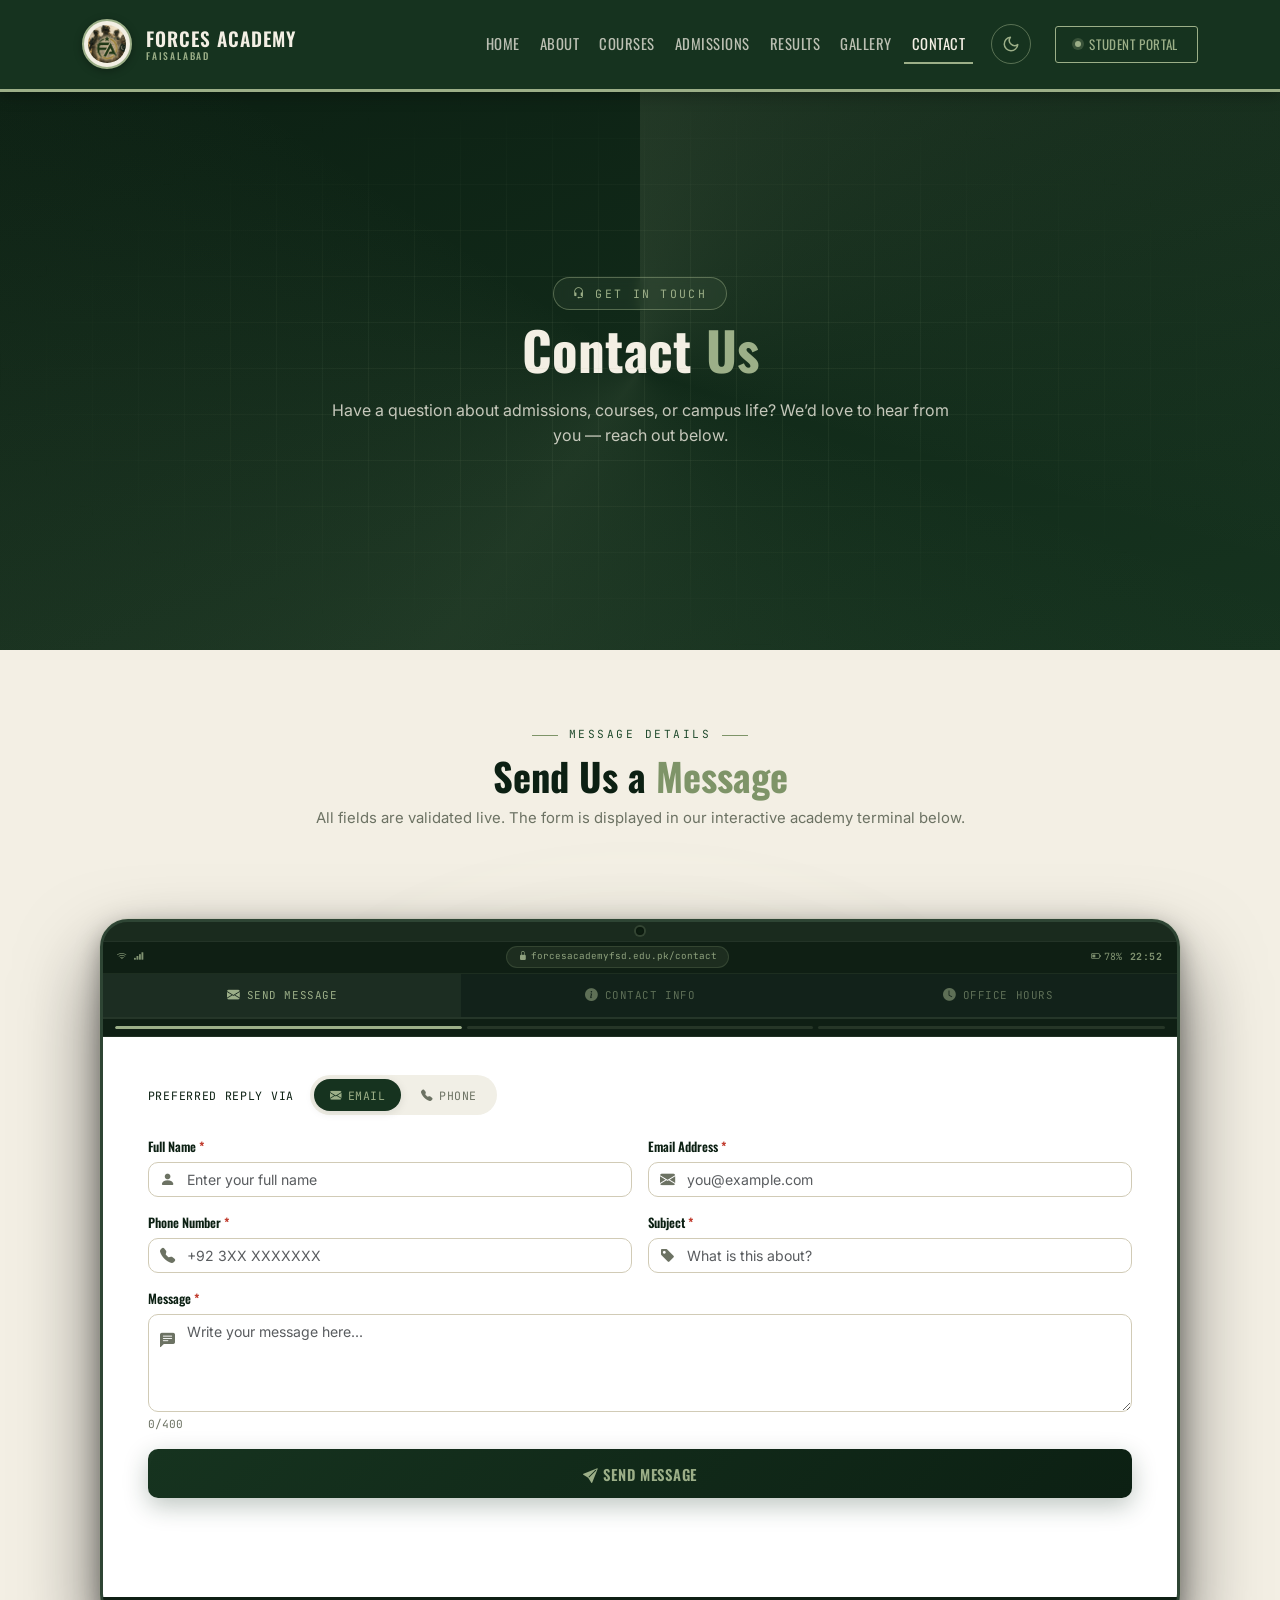
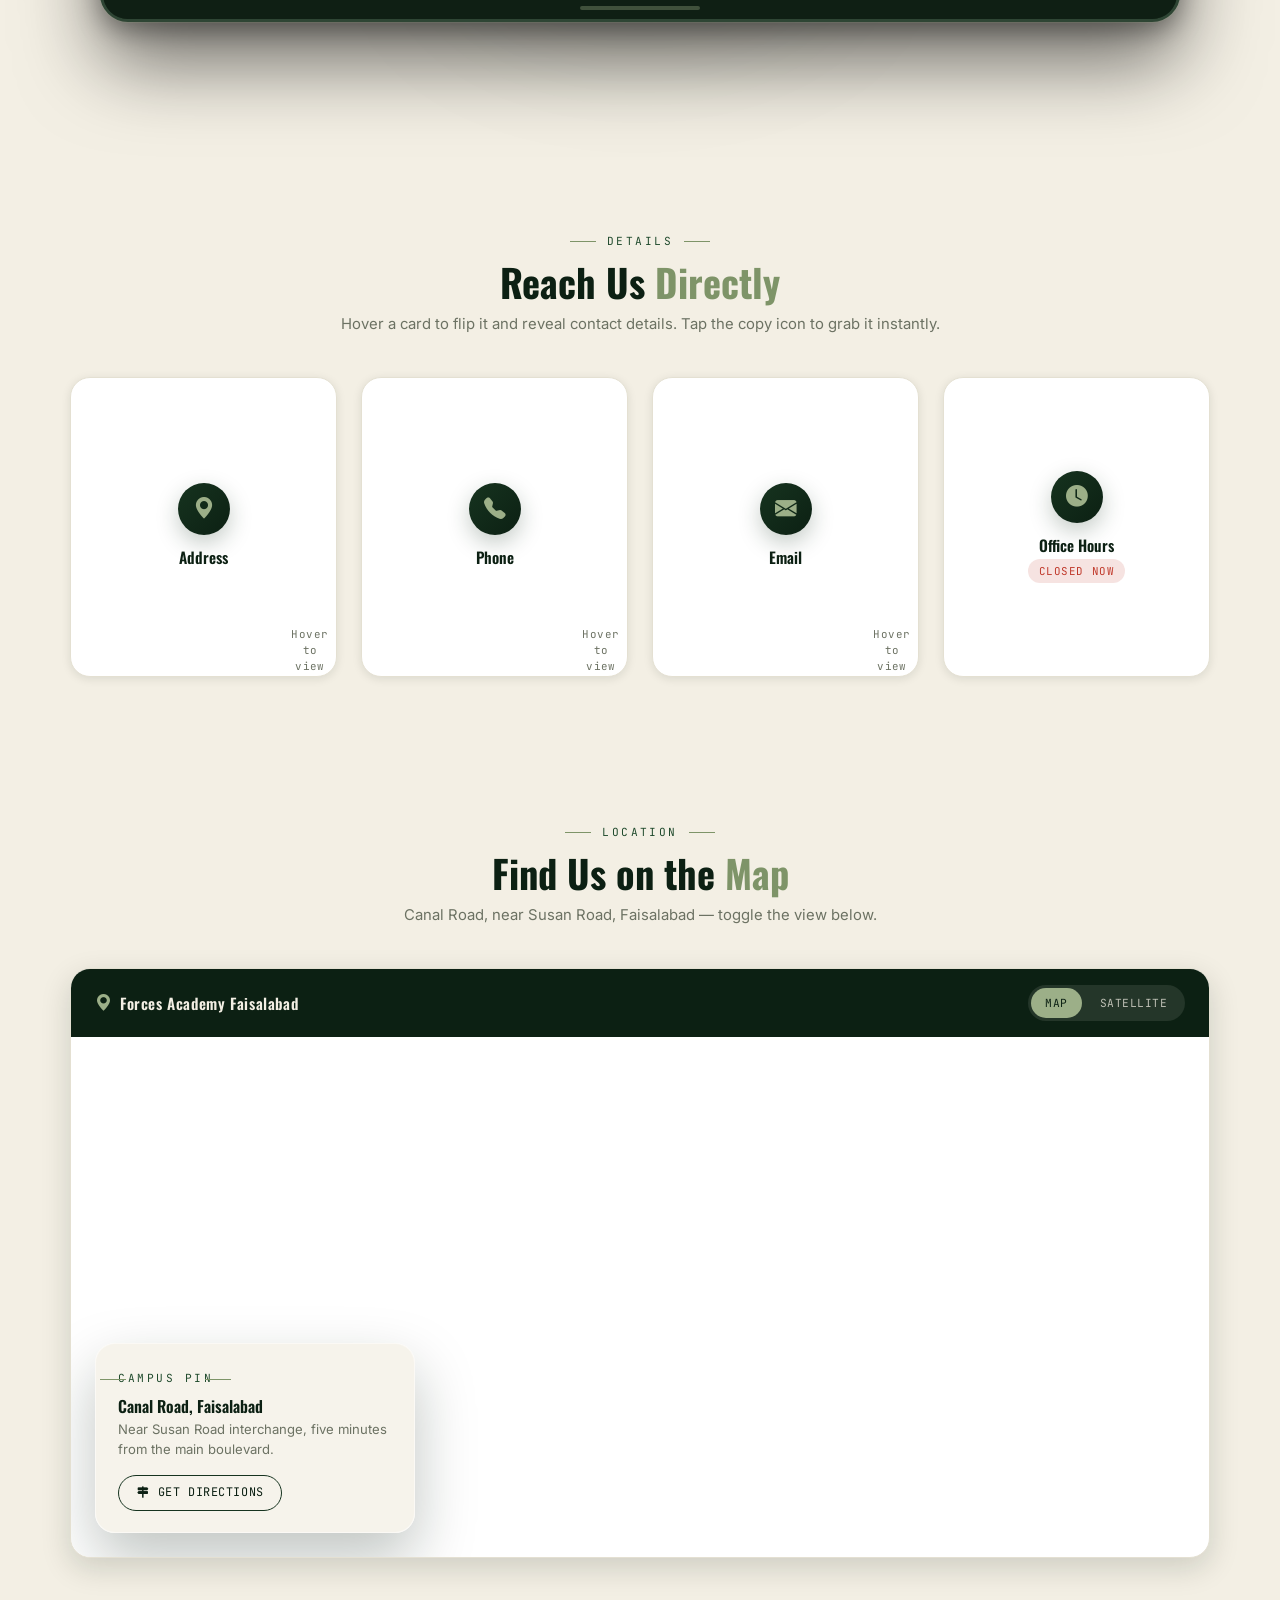
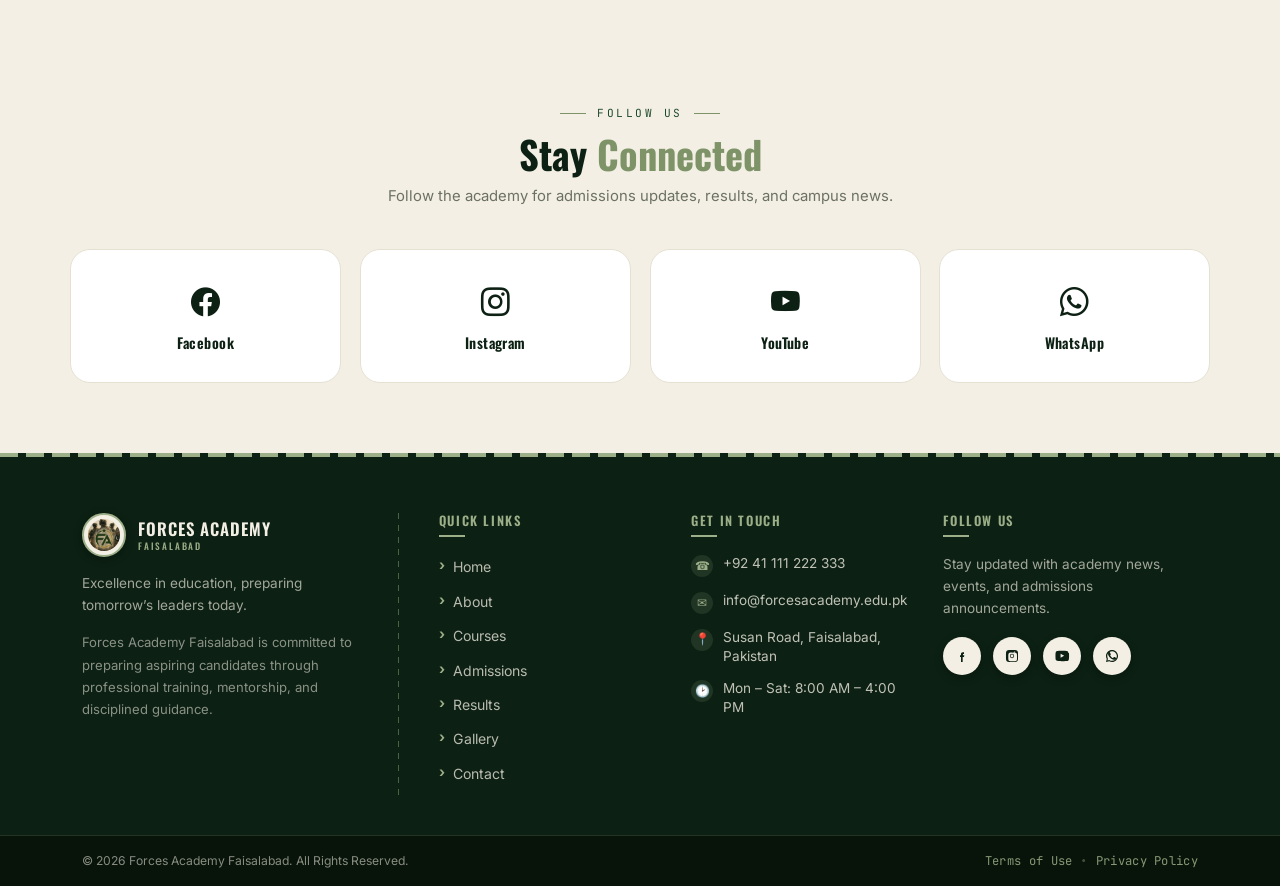
<file: contact.html>
<!-- ============================================================
     FORCES ACADEMY - Contact Page (contact.html)
     Matches site's green/sage/gold palette
     ============================================================ -->
<!DOCTYPE html>
<html lang="en">
<head>
    <meta charset="UTF-8" />
    <meta name="viewport" content="width=device-width, initial-scale=1.0" />
    <title>Contact | Forces Academy Faisalabad</title>
<!-- ==================== SEO META TAGS ==================== -->
<meta name="description" content="Contact Forces Academy Faisalabad for admissions, course information, fee details, and student support. Visit our campus, call us, or send us a message to get started." />
<meta name="keywords" content="Forces Academy Faisalabad contact, academy phone number, admissions inquiry, Faisalabad academy address, contact Forces Academy, student support, academy email, office hours" />
<meta name="author" content="Forces Academy Faisalabad" />
<!-- Open Graph / Social Sharing -->
<meta property="og:type" content="website" />
<meta property="og:title" content="Contact Us — Forces Academy Faisalabad" />
<meta property="og:description" content="Get in touch with Forces Academy Faisalabad for admissions, course guidance, fee information, and general inquiries. We're here to help you." />
<meta property="og:image" content="images/LOGO.png" />
<meta property="og:url" content="https://www.forcesacademy.edu.pk/contact.html" />
<meta property="og:site_name" content="Forces Academy Faisalabad" />
<!-- Twitter Card -->
<meta name="twitter:card" content="summary_large_image" />
<meta name="twitter:title" content="Contact Us — Forces Academy Faisalabad" />
<meta name="twitter:description" content="Contact Forces Academy Faisalabad for admissions, academic guidance, fee information, and student support." />
<meta name="twitter:image" content="images/LOGO.png" />
<!-- Favicon -->
<link rel="icon" type="image/png" href="images/LOGO.png" />
<link rel="apple-touch-icon" href="images/LOGO.png" />
<!-- ================== END SEO META TAGS ==================== -->
    <link href="https://cdn.jsdelivr.net/npm/bootstrap@5.3.3/dist/css/bootstrap.min.css" rel="stylesheet" />
    <link rel="stylesheet" href="https://cdn.jsdelivr.net/npm/bootstrap-icons@1.11.3/font/bootstrap-icons.min.css" />
    <link rel="preconnect" href="https://fonts.googleapis.com" />
    <link rel="preconnect" href="https://fonts.gstatic.com" crossorigin />
    <link href="https://fonts.googleapis.com/css2?family=Oswald:wght@400;500;600;700&amp;family=Inter:wght@300;400;500;600;700&amp;family=JetBrains+Mono:wght@500;700&amp;display=swap" rel="stylesheet" />
    <link rel="stylesheet" href="css/style.css" />
    <link rel="stylesheet" href="css/contact.css" />
    <!-- Dark mode overrides — must load LAST so it can override everything above -->
    <link rel="stylesheet" href="css/dark.css" />
</head>
<body>
    <!-- Scroll progress -->
    <div class="fa-scroll-progress" id="scrollProgress"></div>
    <!-- ==================== NAVBAR ==================== -->
    <nav class="navbar navbar-expand-lg sticky-top fa-navbar">
        <div class="container">
            <a class="navbar-brand fa-brand" href="index.html">
                <span class="fa-crest-ring">
                    <img src="images/LOGO.png" alt="Forces Academy crest" class="fa-crest" />
                </span>
                <span class="fa-brand-text">FORCES ACADEMY<br /><small>FAISALABAD</small></span>
            </a>
            <button class="navbar-toggler" type="button" data-bs-toggle="collapse" data-bs-target="#mainNavbar" aria-controls="mainNavbar" aria-expanded="false" aria-label="Toggle navigation">
                <span class="navbar-toggler-icon"></span>
            </button>
            <div class="collapse navbar-collapse" id="mainNavbar">
                <ul class="navbar-nav ms-auto mb-2 mb-lg-0 align-items-lg-center fa-roster-nav">
                    <li class="nav-item"><a class="nav-link" href="index.html">Home</a></li>
                    <li class="nav-item"><a class="nav-link" href="about.html">About</a></li>
                    <li class="nav-item"><a class="nav-link" href="courses.html">Courses</a></li>
                    <li class="nav-item"><a class="nav-link" href="admissions.html">Admissions</a></li>
                    <li class="nav-item"><a class="nav-link" href="results.html">Results</a></li>
                    <li class="nav-item"><a class="nav-link" href="gallery.html">Gallery</a></li>
                    <li class="nav-item"><a class="nav-link active" aria-current="page" href="contact.html">Contact</a></li>
                    <li class="nav-item ms-lg-3 mt-3 mt-lg-0">
                        <button type="button" id="faThemeToggle" class="fa-theme-toggle" aria-pressed="false" aria-label="Toggle dark mode">
                            <!-- shown in LIGHT mode: click to go dark -->
                            <svg class="fa-theme-icon fa-theme-icon-moon" viewBox="0 0 24 24" width="18" height="18" fill="none" stroke="currentColor" stroke-width="2" stroke-linecap="round" stroke-linejoin="round">
                                <path d="M21 12.79A9 9 0 1 1 11.21 3 7 7 0 0 0 21 12.79z"/>
                            </svg>
                            <!-- shown in DARK mode: click to go light -->
                            <svg class="fa-theme-icon fa-theme-icon-sun" viewBox="0 0 24 24" width="18" height="18" fill="none" stroke="currentColor" stroke-width="2" stroke-linecap="round" stroke-linejoin="round">
                                <circle cx="12" cy="12" r="5"/>
                                <line x1="12" y1="1" x2="12" y2="3"/>
                                <line x1="12" y1="21" x2="12" y2="23"/>
                                <line x1="4.22" y1="4.22" x2="5.64" y2="5.64"/>
                                <line x1="18.36" y1="18.36" x2="19.78" y2="19.78"/>
                                <line x1="1" y1="12" x2="3" y2="12"/>
                                <line x1="21" y1="12" x2="23" y2="12"/>
                                <line x1="4.22" y1="19.78" x2="5.64" y2="18.36"/>
                                <line x1="18.36" y1="5.64" x2="19.78" y2="4.22"/>
                            </svg>
                        </button>
                    </li>
                    <li class="nav-item ms-lg-4 mt-3 mt-lg-0">
                          <a href="https://farhadlms.great-site.net/login.php" class="fa-clearance-badge">
                            <span class="fa-clearance-dot"></span>
                            Student Portal
                        </a>
                    </li>
                </ul>
            </div>
        </div>
    </nav>
    <!-- ================== END NAVBAR ================== -->
    <main>
        <!-- ===================== HERO ===================== -->
        <section class="fa-gallery-hero py-5 text-center">
            <div class="fa-hero-bg"></div>
            <div class="fa-hero-grid"></div>
            <div class="container position-relative">
                <p class="fa-eyebrow mb-2"><i class="bi bi-headset"></i> Get in Touch</p>
                <h1 class="fa-page-title mb-3">Contact <span>Us</span></h1>
                <p class="fa-page-subtitle mx-auto">Have a question about admissions, courses, or campus life? We&rsquo;d love to hear from you — reach out below.</p>
            </div>
        </section>
        <section class="fa-contact-grid-section">
            <!-- ===== SECTION 1 — TABLET CONTACT FORM ===== -->
            <div class="container fa-section">
                <div class="fa-section-head" data-reveal>
                    <span class="fa-sec-tag">MESSAGE DETAILS</span>
                    <h2>Send Us a <span>Message</span></h2>
                    <p>All fields are validated live. The form is displayed in our interactive academy terminal below.</p>
                </div>
                <!-- TABLET FRAME -->
                <div class="fa-tablet-scene" data-reveal>
                    <div class="fa-tablet">
                        <!-- tablet camera notch -->
                        <div class="fa-tablet-notch"><span class="fa-tablet-cam"></span></div>
                        <!-- tablet status bar -->
                        <div class="fa-tablet-statusbar">
                            <div class="fa-tsb-left"><i class="bi bi-wifi"></i><i class="bi bi-reception-4"></i></div>
                            <div class="fa-tsb-center"><span class="fa-tsb-url"><i class="bi bi-lock-fill"></i> forcesacademyfsd.edu.pk/contact</span></div>
                            <div class="fa-tsb-right"><span class="fa-tsb-battery"><i class="bi bi-battery-half"></i> 78%</span><span class="fa-tsb-time" id="tabletTime">--:--</span></div>
                        </div>
                        <!-- tab bar -->
                        <div class="fa-tablet-tabbar" role="tablist" aria-label="Contact tablet sections">
                            <button class="fa-tab active" data-tab="form" role="tab" aria-selected="true"><i class="bi bi-envelope-fill"></i> <span>Send Message</span></button>
                            <button class="fa-tab" data-tab="info" role="tab" aria-selected="false"><i class="bi bi-info-circle-fill"></i> <span>Contact Info</span></button>
                            <button class="fa-tab" data-tab="hours" role="tab" aria-selected="false"><i class="bi bi-clock-fill"></i> <span>Office Hours</span></button>
                        </div>
                        <!-- auto-advance progress: fills up under the active tab, then the widget moves to the next one on its own -->
                        <div class="fa-tab-progress" id="tabProgress" aria-hidden="true">
                            <span class="fa-tab-progress-seg" data-seg="form"><i class="fa-tab-progress-fill"></i></span>
                            <span class="fa-tab-progress-seg" data-seg="info"><i class="fa-tab-progress-fill"></i></span>
                            <span class="fa-tab-progress-seg" data-seg="hours"><i class="fa-tab-progress-fill"></i></span>
                        </div>
                        <!-- tablet screen body -->
                        <div class="fa-tablet-screen">
                            <!-- TAB: FORM -->
                            <div class="fa-tab-panel active" id="tabPanel-form">
                                <div class="fa-tp-inner">
                                    <div class="fa-pref-toggle" role="group" aria-label="Preferred contact method">
                                        <span class="fa-pref-label">Preferred reply via</span>
                                        <div class="fa-pill-group">
                                            <button type="button" class="fa-pill active" data-pref="email"><i class="bi bi-envelope-fill"></i> Email</button>
                                            <button type="button" class="fa-pill" data-pref="phone"><i class="bi bi-telephone-fill"></i> Phone</button>
                                        </div>
                                    </div>
                                    <form id="contactForm" novalidate>
                                        <div class="row g-3">
                                            <div class="col-md-6">
                                                <label class="fa-form-label">Full Name <span>*</span></label>
                                                <div class="fa-input-wrap">
                                                    <i class="bi bi-person-fill fa-input-icon"></i>
                                                    <input type="text" class="form-control fa-input" id="cName" placeholder="Enter your full name" />
                                                    <i class="bi fa-valid-icon"></i>
                                                </div>
                                                <div class="fa-error" id="errName"></div>
                                            </div>
                                            <div class="col-md-6" id="emailField">
                                                <label class="fa-form-label">Email Address <span>*</span></label>
                                                <div class="fa-input-wrap">
                                                    <i class="bi bi-envelope-fill fa-input-icon"></i>
                                                    <input type="email" class="form-control fa-input" id="cEmail" placeholder="you@example.com" />
                                                    <i class="bi fa-valid-icon"></i>
                                                </div>
                                                <div class="fa-error" id="errEmail"></div>
                                            </div>
                                            <div class="col-md-6" id="phoneField">
                                                <label class="fa-form-label">Phone Number <span>*</span></label>
                                                <div class="fa-input-wrap">
                                                    <i class="bi bi-telephone-fill fa-input-icon"></i>
                                                    <input type="tel" class="form-control fa-input" id="cPhone" placeholder="+92 3XX XXXXXXX" />
                                                    <i class="bi fa-valid-icon"></i>
                                                </div>
                                                <div class="fa-error" id="errPhone"></div>
                                            </div>
                                            <div class="col-md-6">
                                                <label class="fa-form-label">Subject <span>*</span></label>
                                                <div class="fa-input-wrap">
                                                    <i class="bi bi-tag-fill fa-input-icon"></i>
                                                    <input type="text" class="form-control fa-input" id="cSubject" placeholder="What is this about?" />
                                                    <i class="bi fa-valid-icon"></i>
                                                </div>
                                                <div class="fa-error" id="errSubject"></div>
                                            </div>
                                            <div class="col-12">
                                                <label class="fa-form-label">Message <span>*</span></label>
                                                <div class="fa-input-wrap fa-input-wrap-area">
                                                    <i class="bi bi-chat-left-text-fill fa-input-icon"></i>
                                                    <textarea class="form-control fa-input fa-textarea" id="cMessage" rows="4" maxlength="400" placeholder="Write your message here..."></textarea>
                                                </div>
                                                <div class="d-flex justify-content-between">
                                                    <div class="fa-error" id="errMessage"></div>
                                                    <small class="fa-char-count"><span id="charCount">0</span>/400</small>
                                                </div>
                                            </div>
                                            <div class="col-12">
                                                <button type="submit" class="fa-submit-btn" id="submitBtn">
                                                    <span class="fa-submit-text"><i class="bi bi-send-fill"></i> Send Message</span>
                                                    <span class="fa-submit-spinner"><span class="fa-spinner"></span> Sending...</span>
                                                </button>
                                            </div>
                                            <div class="col-12">
                                                <div class="fa-form-success" id="formSuccess">
                                                    <i class="bi bi-check-circle-fill"></i>
                                                    <div>
                                                        <strong>Message sent successfully!</strong>
                                                        <p>We&rsquo;ll get back to you within 24 hours.</p>
                                                    </div>
                                                </div>
                                            </div>
                                        </div>
                                    </form>
                                </div>
                            </div>
                            <!-- TAB: INFO -->
                            <div class="fa-tab-panel" id="tabPanel-info">
                                <div class="fa-tp-inner">
                                    <div class="fa-info-list">
                                        <div class="fa-info-item">
                                            <div class="fa-info-icon"><i class="bi bi-geo-alt-fill"></i></div>
                                            <div>
                                                <h5>Address</h5>
                                                <p>Faisal Town, Canal Road, near Susan Road, Faisalabad, Punjab, Pakistan</p>
                                            </div>
                                        </div>
                                        <div class="fa-info-item">
                                            <div class="fa-info-icon"><i class="bi bi-telephone-fill"></i></div>
                                            <div>
                                                <h5>Phone</h5>
                                                <p><a href="tel:+923156954383">+92 315 6954383</a><br><a href="tel:+924111222333">+92 41 111 222 333</a></p>
                                            </div>
                                        </div>
                                        <div class="fa-info-item">
                                            <div class="fa-info-icon"><i class="bi bi-envelope-fill"></i></div>
                                            <div>
                                                <h5>Email</h5>
                                                <p><a href="mailto:info@forcesacademyfsd.edu.pk">info@forcesacademyfsd.edu.pk</a></p>
                                            </div>
                                        </div>
                                        <div class="fa-info-item">
                                            <div class="fa-info-icon"><i class="bi bi-whatsapp"></i></div>
                                            <div>
                                                <h5>WhatsApp</h5>
                                                <p><a href="https://wa.me/923156954383" target="_blank" rel="noopener">+92 315 6954383</a></p>
                                            </div>
                                        </div>
                                    </div>
                                </div>
                            </div>
                            <!-- TAB: HOURS -->
                            <div class="fa-tab-panel" id="tabPanel-hours">
                                <div class="fa-tp-inner">
                                    <div class="fa-hours-grid">
                                        <div class="fa-hours-row fa-hours-header"><span>Day</span><span>Opens</span><span>Closes</span><span>Status</span></div>
                                        <div class="fa-hours-row" data-day="1"><span>Monday</span><span>08:00 AM</span><span>04:00 PM</span><span class="fa-day-badge"></span></div>
                                        <div class="fa-hours-row" data-day="2"><span>Tuesday</span><span>08:00 AM</span><span>04:00 PM</span><span class="fa-day-badge"></span></div>
                                        <div class="fa-hours-row" data-day="3"><span>Wednesday</span><span>08:00 AM</span><span>04:00 PM</span><span class="fa-day-badge"></span></div>
                                        <div class="fa-hours-row" data-day="4"><span>Thursday</span><span>08:00 AM</span><span>04:00 PM</span><span class="fa-day-badge"></span></div>
                                        <div class="fa-hours-row" data-day="5"><span>Friday</span><span>08:00 AM</span><span>04:00 PM</span><span class="fa-day-badge"></span></div>
                                        <div class="fa-hours-row" data-day="6"><span>Saturday</span><span>09:00 AM</span><span>02:00 PM</span><span class="fa-day-badge"></span></div>
                                        <div class="fa-hours-row fa-closed-row" data-day="0"><span>Sunday</span><span>—</span><span>—</span><span class="fa-day-badge fa-badge-closed">Closed</span></div>
                                    </div>
                                    <div class="fa-hours-note">
                                        <span class="fa-status-badge" id="officeStatus2">Checking...</span>
                                        <span>Academy is currently closed </span>
                                    </div>
                                </div>
                            </div>
                        </div><!-- /fa-tablet-screen -->
                        <!-- tablet home bar -->
                        <div class="fa-tablet-homebar"></div>
                    </div><!-- /fa-tablet -->
                    <!-- ambient glows behind tablet -->
                    <div class="fa-tablet-glow fa-glow-1" aria-hidden="true"></div>
                    <div class="fa-tablet-glow fa-glow-2" aria-hidden="true"></div>
                </div><!-- /fa-tablet-scene -->
            </div>
            <!-- ===== SECTION 2 — FLIP INFO CARDS ===== -->
            <div class="container fa-section">
                <div class="fa-section-head" data-reveal>
                    <span class="fa-sec-tag">DETAILS</span>
                    <h2>Reach Us <span>Directly</span></h2>
                    <p>Hover a card to flip it and reveal contact details. Tap the copy icon to grab it instantly.</p>
                </div>
                <div class="row g-4">
                    <div class="col-6 col-lg-3" data-reveal>
                        <div class="fa-flip-card fa-tilt">
                            <div class="fa-flip-inner">
                                <div class="fa-flip-front">
                                    <div class="fa-quick-icon"><i class="bi bi-geo-alt-fill"></i></div>
                                    <h4>Address</h4>
                                    <span class="fa-flip-hint">Hover to view</span>
                                </div>
                                <div class="fa-flip-back">
                                    <p data-copy="Faisal Town, Canal Road, near Susan Road, Faisalabad, Punjab, Pakistan">Faisal Town, Canal Road, near Susan Road, Faisalabad, Punjab, Pakistan</p>
                                    <button type="button" class="fa-copy-btn"><i class="bi bi-clipboard"></i></button>
                                </div>
                            </div>
                        </div>
                    </div>
                    <div class="col-6 col-lg-3" data-reveal>
                        <div class="fa-flip-card fa-tilt">
                            <div class="fa-flip-inner">
                                <div class="fa-flip-front">
                                    <div class="fa-quick-icon"><i class="bi bi-telephone-fill"></i></div>
                                    <h4>Phone</h4>
                                    <span class="fa-flip-hint">Hover to view</span>
                                </div>
                                <div class="fa-flip-back">
                                    <p data-copy="+92 315 6954383"><a href="tel:+923156954383">+92 315 6954383</a><br><a href="tel:+9241111222333">+92 41 111 222 333</a></p>
                                    <button type="button" class="fa-copy-btn"><i class="bi bi-clipboard"></i></button>
                                </div>
                            </div>
                        </div>
                    </div>
                    <div class="col-6 col-lg-3" data-reveal>
                        <div class="fa-flip-card fa-tilt">
                            <div class="fa-flip-inner">
                                <div class="fa-flip-front">
                                    <div class="fa-quick-icon"><i class="bi bi-envelope-fill"></i></div>
                                    <h4>Email</h4>
                                    <span class="fa-flip-hint">Hover to view</span>
                                </div>
                                <div class="fa-flip-back">
                                    <p data-copy="info@forcesacademyfsd.edu.pk"><a href="mailto:info@forcesacademyfsd.edu.pk">info@forcesacademyfsd.edu.pk</a></p>
                                    <button type="button" class="fa-copy-btn"><i class="bi bi-clipboard"></i></button>
                                </div>
                            </div>
                        </div>
                    </div>
                    <div class="col-6 col-lg-3" data-reveal>
                        <div class="fa-flip-card fa-tilt">
                            <div class="fa-flip-inner">
                                <div class="fa-flip-front">
                                    <div class="fa-quick-icon"><i class="bi bi-clock-fill"></i></div>
                                    <h4>Office Hours</h4>
                                    <span class="fa-status-badge" id="officeStatus">Checking...</span>
                                </div>
                                <div class="fa-flip-back">
                                    <p data-copy="Mon-Sat: 8:00 AM - 6:00 PM, Sunday: Closed">Mon &ndash; Sat: 8:00 AM &ndash; 4:00 PM<br>Sunday: Closed</p>
                                    <button type="button" class="fa-copy-btn"><i class="bi bi-clipboard"></i></button>
                                </div>
                            </div>
                        </div>
                    </div>
                </div>
            </div>
            <!-- ===== SECTION 3 — MAP ===== -->
            <div class="container fa-section">
                <div class="fa-section-head" data-reveal>
                    <span class="fa-sec-tag"> LOCATION</span>
                    <h2>Find Us on the <span>Map</span></h2>
                    <p>Canal Road, near Susan Road, Faisalabad — toggle the view below.</p>
                </div>
                <div class="fa-map-wrap" data-reveal>
                    <div class="fa-map-header">
                        <div class="d-flex align-items-center gap-2"><i class="bi bi-geo-alt-fill"></i><h5>Forces Academy Faisalabad</h5></div>
                        <div class="fa-map-toggle" role="group" aria-label="Map view toggle">
                            <button type="button" class="fa-map-btn active" data-view="roadmap">Map</button>
                            <button type="button" class="fa-map-btn" data-view="satellite">Satellite</button>
                        </div>
                    </div>
                    <div class="fa-map-frame-holder">
                        <iframe id="mapFrame" src="https://www.google.com/maps?q=Susan+Road,+Faisalabad,+Punjab,+Pakistan&t=m&z=15&output=embed" width="100%" height="420" style="border:0;" allowfullscreen="" loading="lazy" referrerpolicy="no-referrer-when-downgrade" title="Forces Academy Faisalabad location map"></iframe>
                        <div class="fa-map-glass">
                            <span class="fa-sec-tag" style="padding:0;">CAMPUS PIN</span>
                            <h6 class="mb-1">Canal Road, Faisalabad</h6>
                            <p class="mb-3">Near Susan Road interchange, five minutes from the main boulevard.</p>
                            <a class="fa-map-directions" href="https://www.google.com/maps/dir/?api=1&destination=Susan+Road,+Faisalabad,+Pakistan" target="_blank" rel="noopener"><i class="bi bi-signpost-2-fill"></i> Get Directions</a>
                        </div>
                    </div>
                </div>
            </div>
            <!-- ===== SECTION 4 — SOCIAL LINKS ===== -->
            <div class="container fa-section">
                <div class="fa-section-head" data-reveal>
                    <span class="fa-sec-tag">FOLLOW US</span>
                    <h2>Stay <span>Connected</span></h2>
                    <p>Follow the academy for admissions updates, results, and campus news.</p>
                </div>
                <div class="fa-social-row" data-reveal>
                    <a href="https://www.facebook.com/forcesacademyfaisalabad/" target="_blank" rel="noopener noreferrer" class="fa-social-tile fa-social-fb fa-tilt"><i class="bi bi-facebook"></i><span>Facebook</span></a>
                    <a href="https://www.instagram.com/forcesacademyfaisalabad/" target="_blank" rel="noopener noreferrer" class="fa-social-tile fa-social-ig fa-tilt"><i class="bi bi-instagram"></i><span>Instagram</span></a>
                    <a href="https://www.youtube.com/channel/UCRF74RQe3TiQl-_qyFZb-2w" target="_blank" rel="noopener noreferrer" class="fa-social-tile fa-social-yt fa-tilt"><i class="bi bi-youtube"></i><span>YouTube</span></a>
                    <a href="https://wa.me/923156954383" target="_blank" rel="noopener noreferrer" class="fa-social-tile fa-social-wa fa-tilt"><i class="bi bi-whatsapp"></i><span>WhatsApp</span></a>
                </div>
            </div>
        </section>
    </main>
    <!-- ================== END CONTACT CONTENT ================== -->
    <!-- ==================== FOOTER ==================== -->
    <footer class="fa-footer">
        <div class="fa-footer-top">
            <div class="container">
                <div class="fa-footer-grid">
                    <div class="fa-footer-col fa-footer-brand-col">
                        <a href="index.html" class="fa-footer-brand">
                            <span class="fa-crest-ring fa-footer-crest-ring">
                                <img src="images/LOGO.png" alt="Forces Academy crest" class="fa-crest" />
                            </span>
                            <span class="fa-footer-brand-text">FORCES ACADEMY<br /><small>FAISALABAD</small></span>
                        </a>
                        <p class="fa-footer-tagline">Excellence in education, preparing tomorrow&rsquo;s leaders today.</p>
                        <p class="fa-footer-description">Forces Academy Faisalabad is committed to preparing aspiring candidates through professional training, mentorship, and disciplined guidance.</p>
                    </div>
                    <div class="fa-footer-dispatch-divider" aria-hidden="true"></div>
                    <div class="fa-footer-col">
                        <h6 class="fa-footer-heading">Quick Links</h6>
                        <ul class="fa-footer-links">
                            <li><a href="index.html">Home</a></li>
                            <li><a href="about.html">About</a></li>
                            <li><a href="courses.html">Courses</a></li>
                            <li><a href="admissions.html">Admissions</a></li>
                            <li><a href="results.html">Results</a></li>
                            <li><a href="gallery.html">Gallery</a></li>
                            <li><a href="contact.html">Contact</a></li>
                        </ul>
                    </div>
                    <div class="fa-footer-col">
                        <h6 class="fa-footer-heading">Get in Touch</h6>
                        <ul class="fa-footer-contact">
                            <li><span class="fa-footer-icon">&#9742;</span><span>+92 41 111 222 333</span></li>
                            <li><span class="fa-footer-icon">&#9993;</span><span>info@forcesacademy.edu.pk</span></li>
                            <li><span class="fa-footer-icon">&#128205;</span><span>Susan Road, Faisalabad, Pakistan</span></li>
                            <li><span class="fa-footer-icon">&#128337;</span><span>Mon &ndash; Sat: 8:00 AM &ndash; 4:00 PM</span></li>
                        </ul>
                    </div>
                    <div class="fa-footer-col">
                        <h6 class="fa-footer-heading">Follow Us</h6>
                        <p class="fa-footer-note">Stay updated with academy news, events, and admissions announcements.</p>
                        <div class="fa-footer-social">
                            <a href="https://www.facebook.com/forcesacademyfaisalabad/" class="fa-social-icon fa-social-facebook" title="Facebook" aria-label="Facebook" target="_blank" rel="noopener noreferrer">
                                <svg viewBox="0 0 24 24" width="16" height="16" fill="currentColor"><path d="M13.5 9H15V6.5h-1.75C11.6 6.5 10.5 7.6 10.5 9.25V11H9v2.5h1.5V21h2.5v-7.5H15L15.5 11h-2V9.5c0-.35.15-.5.5-.5z"/></svg>
                            </a>
                            <a href="https://www.instagram.com/forcesacademyfaisalabad/" class="fa-social-icon fa-social-instagram" title="Instagram" aria-label="Instagram" target="_blank" rel="noopener noreferrer">
                                <svg viewBox="0 0 24 24" width="16" height="16" fill="currentColor"><path d="M12 8.8a3.2 3.2 0 1 0 0 6.4 3.2 3.2 0 0 0 0-6.4zm0 5.3a2.1 2.1 0 1 1 0-4.2 2.1 2.1 0 0 1 0 4.2zM16.9 6.1a.9.9 0 1 1-1.8 0 .9.9 0 0 1 1.8 0zM21 7.2c-.06-1.2-.33-2.27-1.2-3.14-.87-.87-1.94-1.14-3.14-1.2C15.4 2.8 8.6 2.8 7.34 2.86c-1.2.06-2.26.33-3.14 1.2-.87.87-1.13 1.94-1.2 3.14C2.94 8.6 2.94 15.4 3 16.66c.06 1.2.33 2.27 1.2 3.14.87.87 1.94 1.13 3.14 1.2 1.26.06 8.06.06 9.32 0 1.2-.06 2.27-.33 3.14-1.2.87-.87 1.14-1.94 1.2-3.14.06-1.26.06-8.06 0-9.32zm-1.8 11.02c-.26.66-.77 1.17-1.43 1.44-1 .4-3.36.3-4.77.3s-3.78.1-4.77-.3a2.55 2.55 0 0 1-1.44-1.44c-.4-1-.3-3.36-.3-4.77s-.1-3.78.3-4.77c.26-.66.77-1.17 1.43-1.44 1-.4 3.36-.3 4.77-.3s3.78-.1 4.77.3c.66.26 1.17.77 1.44 1.43.4 1 .3 3.36.3 4.77s.1 3.78-.3 4.78z"/></svg>
                            </a>
                            <a href="https://www.youtube.com/channel/UCRF74RQe3TiQl-_qyFZb-2w" class="fa-social-icon fa-social-youtube" title="YouTube" aria-label="YouTube" target="_blank" rel="noopener noreferrer">
                                <svg viewBox="0 0 24 24" width="16" height="16" fill="currentColor"><path d="M21.6 7.5s-.2-1.5-.85-2.16c-.8-.86-1.7-.86-2.12-.9C15.6 4.2 12 4.2 12 4.2s-3.6 0-6.63.24c-.4.04-1.3.04-2.12.9C2.6 6 2.4 7.5 2.4 7.5S2.2 9.25 2.2 11v1.9c0 1.75.2 3.5.2 3.5s.2 1.5.85 2.16c.8.86 1.86.83 2.34.92 1.7.17 7.21.24 7.21.24s3.6 0 6.63-.25c.4-.04 1.3-.04 2.12-.9.65-.66.85-2.16.85-2.16s.2-1.75.2-3.5V11c0-1.75-.2-3.5-.2-3.5zM9.9 14.7V8.8l5.4 2.95-5.4 2.95z"/></svg>
                            </a>
                            <a href="https://wa.me/923166954383" class="fa-social-icon fa-social-whatsapp" title="WhatsApp" aria-label="WhatsApp" target="_blank" rel="noopener noreferrer">
                                <svg viewBox="0 0 24 24" width="16" height="16" fill="currentColor"><path d="M17.5 14.4c-.3-.15-1.7-.85-2-.94-.27-.1-.46-.15-.66.15-.2.3-.75.94-.92 1.13-.17.2-.34.22-.63.08-.3-.15-1.24-.46-2.37-1.47-.87-.78-1.47-1.75-1.64-2.04-.17-.3-.02-.46.13-.6.13-.14.3-.34.44-.52.15-.17.2-.3.3-.5.1-.2.05-.37-.02-.52-.08-.15-.66-1.6-.9-2.18-.24-.58-.48-.5-.66-.5h-.56c-.2 0-.52.07-.79.37s-1.04 1.02-1.04 2.48 1.07 2.88 1.22 3.08c.15.2 2.1 3.2 5.08 4.5.71.3 1.26.48 1.7.62.71.23 1.36.2 1.87.12.57-.08 1.7-.7 1.94-1.37.24-.68.24-1.26.17-1.38-.07-.13-.27-.2-.57-.35zM12.02 3C7.05 3 3 7.03 3 12c0 1.6.42 3.1 1.15 4.4L3 21l4.75-1.1A9 9 0 0 0 12.02 21c4.97 0 9-4.03 9-9s-4.03-9-9-9zm0 16.3a7.28 7.28 0 0 1-3.72-1.02l-.27-.16-2.82.66.65-2.75-.17-.28A7.28 7.28 0 1 1 19.3 12a7.3 7.3 0 0 1-7.28 7.3z"/></svg>
                            </a>
                        </div>
                    </div>
                </div>
            </div>
        </div>
        <div class="fa-footer-bottom">
            <div class="container fa-footer-bottom-inner">
                <span>&copy; <span id="faYear">2026</span> Forces Academy Faisalabad. All Rights Reserved.</span>
                <span class="fa-footer-legal"><a href="terms.html">Terms of Use</a><span class="fa-footer-legal-sep">&bull;</span><a href="privacy.html">Privacy Policy</a></span>
            </div>
        </div>
    </footer>
    <!-- ================== END FOOTER ================== -->
    <button class="fa-to-top" id="toTopBtn" aria-label="Back to top"><i class="bi bi-arrow-up"></i></button>
    <script src="https://cdn.jsdelivr.net/npm/bootstrap@5.3.3/dist/js/bootstrap.bundle.min.js"></script>
    <!-- Main site JS (handles theme toggle; counter/slider sections safely no-op — this page has neither) -->
    <script src="js/main.js"></script>
    <script>
        document.getElementById('faYear').textContent = new Date().getFullYear();
        /* ---- Scroll progress bar ---- */
        (function () {
            var bar = document.getElementById('scrollProgress');
            window.addEventListener('scroll', function () {
                var h = document.documentElement;
                var pct = h.scrollTop / (h.scrollHeight - h.clientHeight) * 100;
                bar.style.width = pct + '%';
            });
        })();
        /* ---- Navbar scroll shadow ---- */
        (function () {
            var nav = document.querySelector('.fa-navbar');
            window.addEventListener('scroll', function () { nav.classList.toggle('scrolled', window.scrollY > 40); });
        })();
        /* ---- Scroll reveal ---- */
        (function () {
            var els = document.querySelectorAll('[data-reveal]');
            if (!('IntersectionObserver' in window)) { els.forEach(function (el) { el.classList.add('fa-revealed'); }); return; }
            var obs = new IntersectionObserver(function (entries) {
                entries.forEach(function (e) { if (e.isIntersecting) { e.target.classList.add('fa-revealed'); obs.unobserve(e.target); } });
            }, { threshold: 0.08, rootMargin: '0px 0px -40px 0px' });
            els.forEach(function (el) { obs.observe(el); });
        })();
        /* ---- Tilt hover (mouse-tracked 3D tilt) ---- */
        (function () {
            if (window.matchMedia('(prefers-reduced-motion: reduce)').matches) return;
            document.querySelectorAll('.fa-tilt').forEach(function (el) {
                el.addEventListener('mousemove', function (e) {
                    var r = el.getBoundingClientRect();
                    var x = (e.clientX - r.left) / r.width - 0.5;
                    var y = (e.clientY - r.top) / r.height - 0.5;
                    el.style.setProperty('--tiltX', (y * -6) + 'deg');
                    el.style.setProperty('--tiltY', (x * 6) + 'deg');
                });
                el.addEventListener('mouseleave', function () {
                    el.style.setProperty('--tiltX', '0deg');
                    el.style.setProperty('--tiltY', '0deg');
                });
            });
        })();
        /* ---- Tablet live clock ---- */
        (function () {
            function tick() {
                var d = new Date();
                var h = String(d.getHours()).padStart(2, '0');
                var m = String(d.getMinutes()).padStart(2, '0');
                var el = document.getElementById('tabletTime');
                if (el) el.textContent = h + ':' + m;
            }
            tick();
            setInterval(tick, 10000);
        })();
        /* ---- Tablet tab switching: auto-advancing slideshow + manual click ----
           The tablet cycles Send Message -> Contact Info -> Office Hours -> (repeat)
           on its own. The thin bar under the tabs fills up to show how long is left
           before it moves to the next one. Hovering the tablet pauses it in place;
           clicking a tab jumps there directly and restarts the countdown. */
        (function () {
            var tabletEl = document.querySelector('.fa-tablet');
            var tabs = Array.from(document.querySelectorAll('.fa-tab'));
            var panels = document.querySelectorAll('.fa-tab-panel');
            var segments = Array.from(document.querySelectorAll('.fa-tab-progress-seg'));
            if (!tabs.length) return;
            var order = ['form', 'info', 'hours'];
            var AUTO_DELAY = 5500; /* how long each tab stays open, in ms — change this one number to speed up/slow down */
            var current = 0;
            var timer = null;
            var segStart = 0;
            var segRemaining = AUTO_DELAY;
            var paused = false;
            var reduceMotion = window.matchMedia('(prefers-reduced-motion: reduce)').matches;
            function fillOf(seg) { return seg.querySelector('.fa-tab-progress-fill'); }
            function setPanels(index) {
                var key = order[index];
                tabs.forEach(function (t) {
                    var on = t.dataset.tab === key;
                    t.classList.toggle('active', on);
                    t.setAttribute('aria-selected', on ? 'true' : 'false');
                });
                panels.forEach(function (p) { p.classList.toggle('active', p.id === 'tabPanel-' + key); });
            }
            function paintSegments(index, animate) {
                segments.forEach(function (seg, i) {
                    var fill = fillOf(seg);
                    if (!fill) return;
                    seg.classList.remove('fa-seg-active');
                    fill.style.transition = 'none';
                    if (i < index) {
                        fill.style.width = '100%';
                    } else if (i === index && animate && !reduceMotion) {
                        fill.style.width = '0%';
                        void fill.offsetWidth; /* force reflow so the transition below actually runs */
                        seg.classList.add('fa-seg-active');
                        fill.style.transition = 'width ' + segRemaining + 'ms linear';
                        fill.style.width = '100%';
                    } else {
                        fill.style.width = '0%';
                    }
                });
            }
            function schedule() {
                clearTimeout(timer);
                if (reduceMotion || paused) return;
                segStart = Date.now();
                timer = setTimeout(advance, segRemaining);
            }
            function goTo(index, isManual) {
                current = index;
                segRemaining = AUTO_DELAY;
                setPanels(current);
                paintSegments(current, !paused);
                if (isManual) { schedule(); }
            }
            function advance() {
                goTo((current + 1) % order.length);
                schedule();
            }
            function pause() {
                if (paused || reduceMotion) return;
                paused = true;
                clearTimeout(timer);
                var elapsed = Date.now() - segStart;
                segRemaining = Math.max(500, segRemaining - elapsed);
                var seg = segments[current];
                if (seg) {
                    var fill = fillOf(seg);
                    var frozenWidth = getComputedStyle(fill).width;
                    fill.style.transition = 'none';
                    fill.style.width = frozenWidth;
                }
            }
            function resume() {
                if (!paused) return;
                paused = false;
                var seg = segments[current];
                if (seg && !reduceMotion) {
                    var fill = fillOf(seg);
                    void fill.offsetWidth;
                    seg.classList.add('fa-seg-active');
                    fill.style.transition = 'width ' + segRemaining + 'ms linear';
                    fill.style.width = '100%';
                }
                schedule();
            }
            tabs.forEach(function (tab) {
                tab.addEventListener('click', function () { goTo(order.indexOf(tab.dataset.tab), true); });
            });
            if (tabletEl) {
                tabletEl.addEventListener('mouseenter', pause);
                tabletEl.addEventListener('mouseleave', resume);
            }
            goTo(0, false);
            schedule();
        })();
        /* ---- Office hours rows highlight ---- */
        (function () {
            var today = new Date().getDay();
            var h = new Date().getHours();
            var isOpen = today !== 0 && h >= 8 && h < 18;
            /* flip card badge */
            var badge = document.getElementById('officeStatus');
            if (badge) {
                badge.textContent = isOpen ? 'Open Now' : 'Closed Now';
                badge.classList.add(isOpen ? 'fa-open' : 'fa-closed');
            }
            /* hours tab badge */
            var badge2 = document.getElementById('officeStatus2');
            if (badge2) {
                badge2.textContent = isOpen ? 'Open Now' : 'Closed Now';
                badge2.classList.add(isOpen ? 'fa-open' : 'fa-closed');
            }
            /* highlight today's row */
            var rows = document.querySelectorAll('.fa-hours-row[data-day]');
            rows.forEach(function (row) {
                var day = parseInt(row.dataset.day, 10);
                var badge = row.querySelector('.fa-day-badge');
                if (day === today) {
                    row.classList.add('fa-today');
                    if (badge && day !== 0) {
                        badge.textContent = isOpen ? 'Open' : 'Closed';
                        badge.classList.add(isOpen ? 'fa-badge-open' : 'fa-badge-closed');
                    }
                } else if (badge && day !== 0) {
                    badge.textContent = '';
                }
            });
        })();
        /* ---- Preferred contact toggle ---- */
        (function () {
            var pills = document.querySelectorAll('.fa-pill');
            var emailField = document.getElementById('emailField');
            var phoneField = document.getElementById('phoneField');
            pills.forEach(function (p) {
                p.addEventListener('click', function () {
                    pills.forEach(function (x) { x.classList.remove('active'); });
                    p.classList.add('active');
                    var pref = p.dataset.pref;
                    if (emailField) emailField.classList.toggle('fa-field-emphasis', pref === 'email');
                    if (phoneField) phoneField.classList.toggle('fa-field-emphasis', pref === 'phone');
                });
            });
        })();
        /* ---- Character counter ---- */
        (function () {
            var msg = document.getElementById('cMessage');
            var count = document.getElementById('charCount');
            if (msg && count) msg.addEventListener('input', function () { count.textContent = msg.value.length; });
        })();
        /* ---- Copy-to-clipboard ---- */
        (function () {
            document.querySelectorAll('.fa-copy-btn').forEach(function (btn) {
                btn.addEventListener('click', function (e) {
                    e.stopPropagation();
                    var text = btn.previousElementSibling.dataset.copy;
                    navigator.clipboard.writeText(text).then(function () {
                        var icon = btn.querySelector('i');
                        icon.className = 'bi bi-clipboard-check-fill';
                        btn.classList.add('fa-copied');
                        setTimeout(function () {
                            icon.className = 'bi bi-clipboard';
                            btn.classList.remove('fa-copied');
                        }, 1600);
                    });
                });
            });
        })();
        /* ---- Map roadmap / satellite toggle ---- */
        (function () {
            var buttons = document.querySelectorAll('.fa-map-btn');
            var frame = document.getElementById('mapFrame');
            var base = 'https://www.google.com/maps?q=Susan+Road,+Faisalabad,+Punjab,+Pakistan&z=15&output=embed';
            buttons.forEach(function (b) {
                b.addEventListener('click', function () {
                    buttons.forEach(function (x) { x.classList.remove('active'); });
                    b.classList.add('active');
                    frame.src = base + (b.dataset.view === 'satellite' ? '&t=k' : '&t=m');
                });
            });
        })();
        /* ---- Form validation ---- */
        (function () {
            var form = document.getElementById('contactForm');
            if (!form) return;
            var submitBtn = document.getElementById('submitBtn');
            var success = document.getElementById('formSuccess');
            function setState(id, errId, ok, msg) {
                var input = document.getElementById(id);
                var wrap = input.closest('.fa-input-wrap');
                var err = document.getElementById(errId);
                wrap.classList.toggle('fa-valid', ok && input.value.trim() !== '');
                wrap.classList.toggle('fa-invalid', !ok);
                err.textContent = ok ? '' : msg;
                err.style.display = ok ? 'none' : 'block';
                return ok;
            }
            function validateAll() {
                var okName = setState('cName', 'errName', document.getElementById('cName').value.trim().length >= 3, 'Please enter your full name (min 3 characters).');
                var okEmail = setState('cEmail', 'errEmail', /^[^\s@]+@[^\s@]+\.[^\s@]+$/.test(document.getElementById('cEmail').value.trim()), 'Please enter a valid email address.');
                var okPhone = setState('cPhone', 'errPhone', document.getElementById('cPhone').value.trim().length >= 10, 'Please enter a valid phone number.');
                var okSubject = setState('cSubject', 'errSubject', document.getElementById('cSubject').value.trim().length >= 3, 'Please enter a subject.');
                var msgVal = document.getElementById('cMessage').value.trim();
                var okMsg = msgVal.length >= 10;
                document.getElementById('errMessage').textContent = okMsg ? '' : 'Please enter a message (min 10 characters).';
                document.getElementById('errMessage').style.display = okMsg ? 'none' : 'block';
                var msgWrap = document.getElementById('cMessage').closest('.fa-input-wrap');
                msgWrap.classList.toggle('fa-valid', okMsg);
                msgWrap.classList.toggle('fa-invalid', !okMsg);
                return okName && okEmail && okPhone && okSubject && okMsg;
            }
            ['cName', 'cEmail', 'cPhone', 'cSubject', 'cMessage'].forEach(function (id) {
                document.getElementById(id).addEventListener('blur', validateAll);
            });
            form.addEventListener('submit', function (e) {
                e.preventDefault();
                if (!validateAll()) return;
                submitBtn.classList.add('fa-submitting');
                setTimeout(function () {
                    submitBtn.classList.remove('fa-submitting');
                    form.reset();
                    document.getElementById('charCount').textContent = '0';
                    document.querySelectorAll('.fa-input-wrap').forEach(function (w) { w.classList.remove('fa-valid', 'fa-invalid'); });
                    success.classList.add('fa-show');
                    setTimeout(function () { success.classList.remove('fa-show'); }, 5000);
                }, 1400);
            });
        })();
        /* ---- Back to top ---- */
        (function () {
            var btn = document.getElementById('toTopBtn');
            window.addEventListener('scroll', function () { btn.classList.toggle('show', window.scrollY > 400); });
            btn.addEventListener('click', function () { window.scrollTo({ top: 0, behavior: 'smooth' }); });
        })();
    </script>
</body>
</html>
</file>
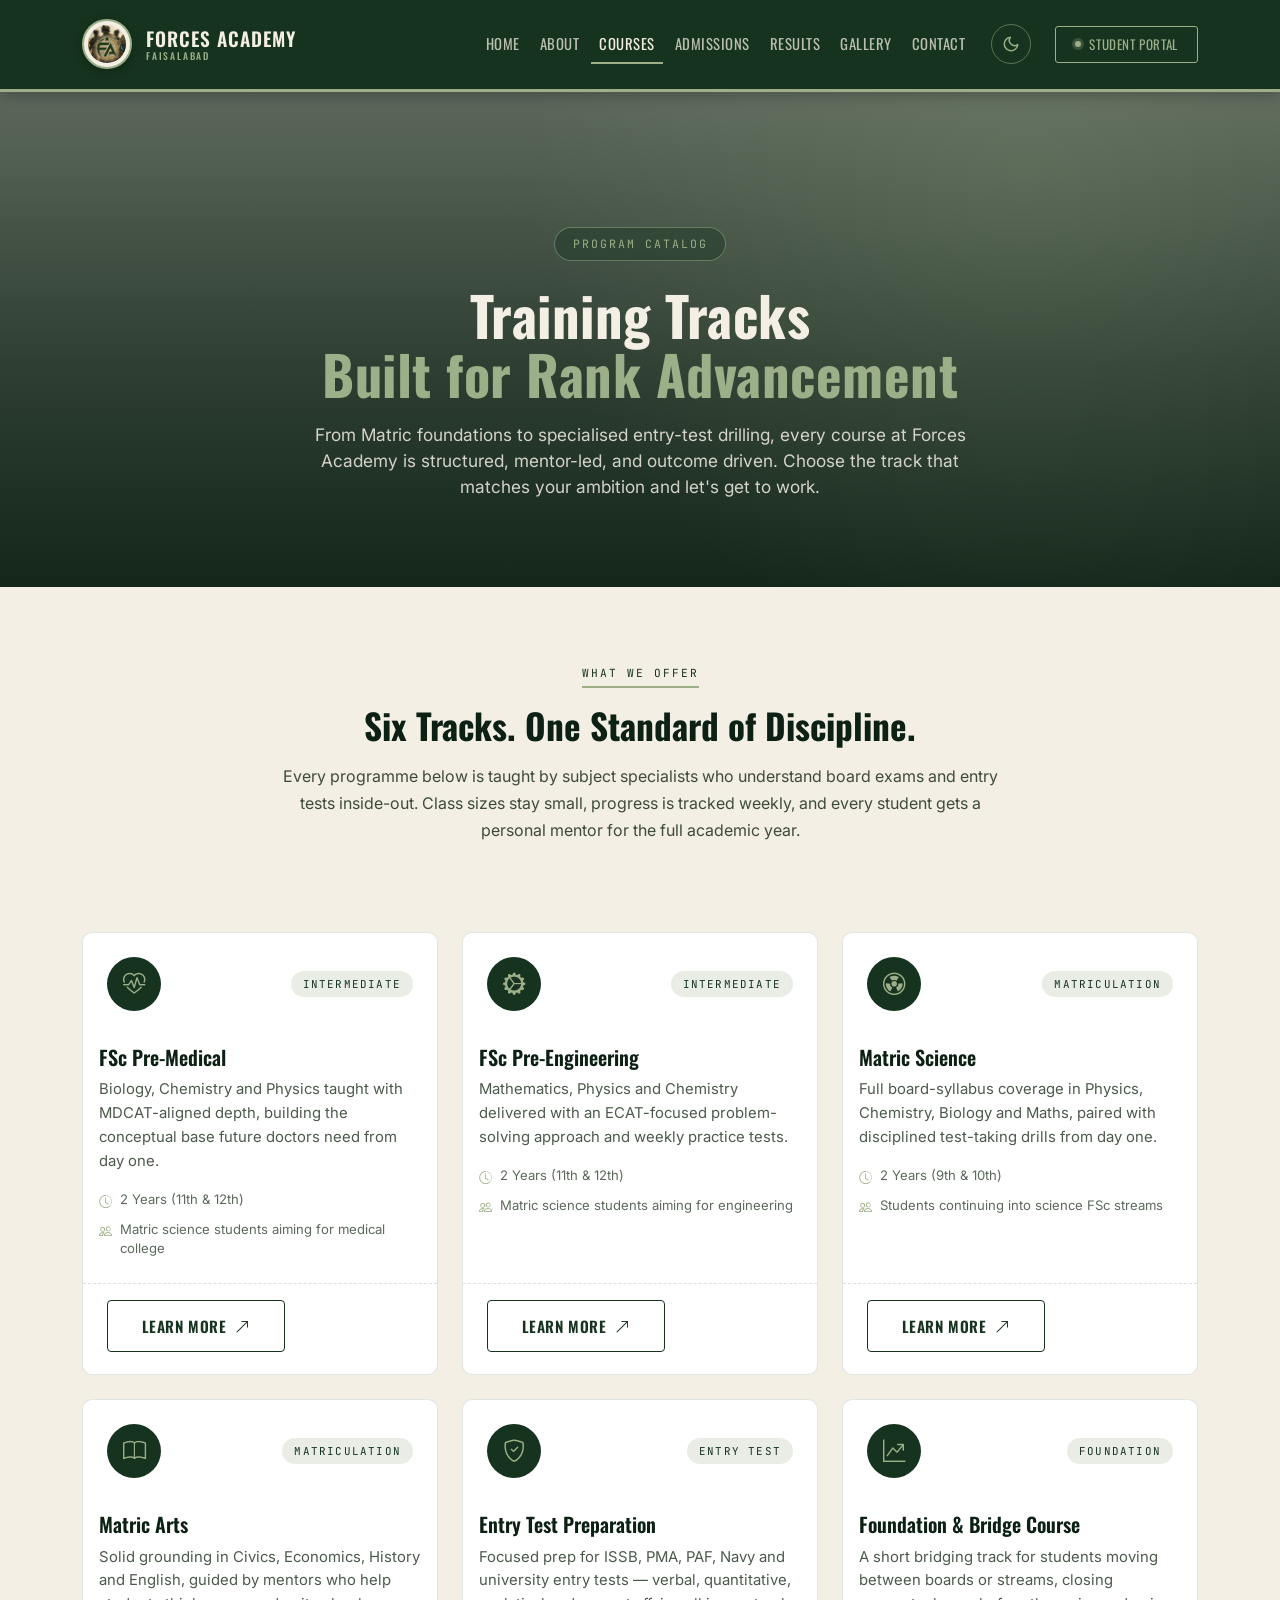
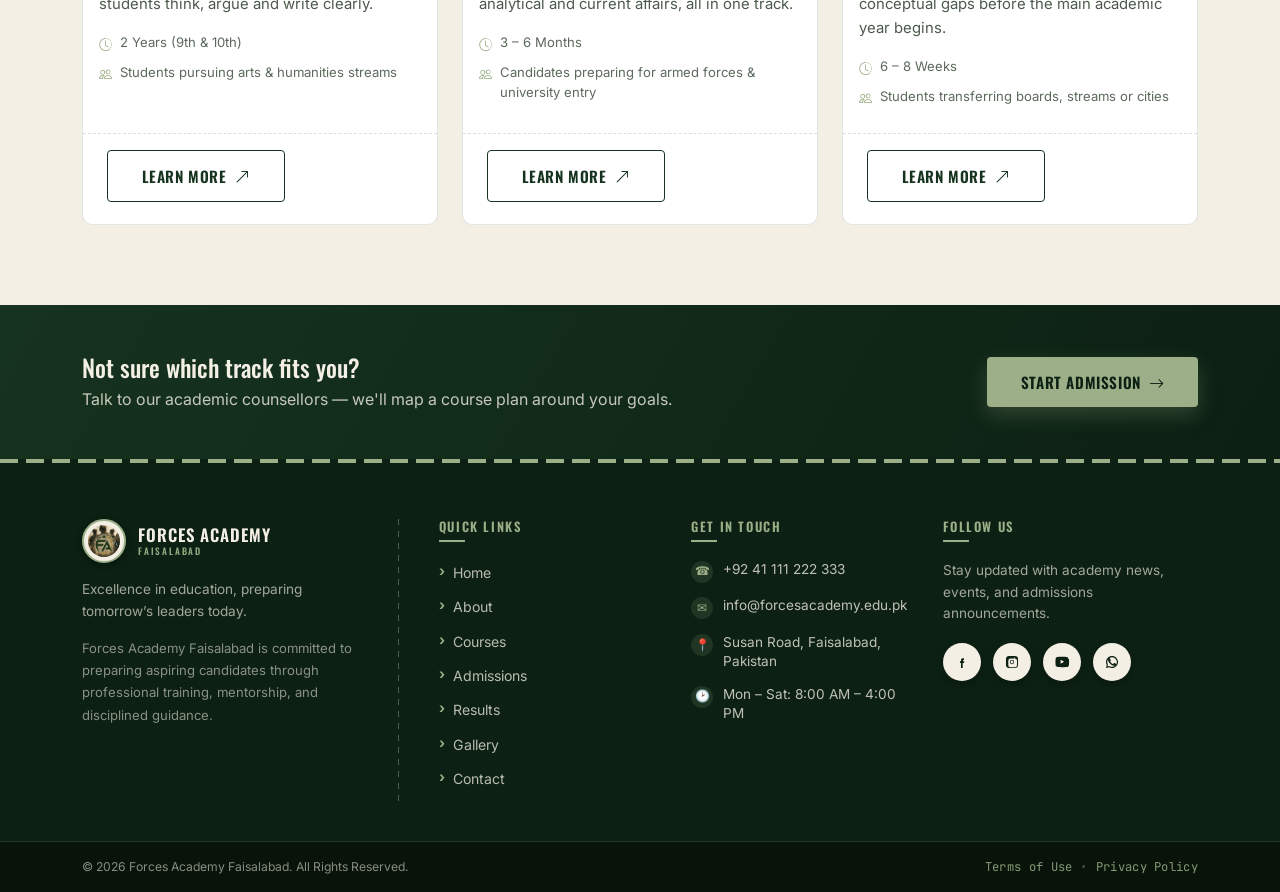
<file: courses.html>
<!-- ============================================================
     FORCES ACADEMY - Courses Page (courses.html)
     ============================================================ -->
<!DOCTYPE html>
<html lang="en">
<head>
    <meta charset="UTF-8" />
    <meta name="viewport" content="width=device-width, initial-scale=1.0" />
    <title>Courses — Forces Academy Faisalabad</title>

    <!-- ==================== SEO META TAGS ==================== -->
    <meta name="description" content="Explore six training tracks at Forces Academy Faisalabad — FSc Pre-Medical, Pre-Engineering, Matric Science and Arts, entry test prep, and foundation courses." />
    <meta name="keywords" content="Forces Academy Faisalabad courses, FSc Pre-Medical, FSc Pre-Engineering, Matric Science, Matric Arts, entry test preparation, ISSB coaching, MDCAT ECAT prep" />
    <meta name="author" content="Forces Academy Faisalabad" />

    <!-- Open Graph / Social Sharing -->
    <meta property="og:type" content="website" />
    <meta property="og:title" content="Courses — Forces Academy Faisalabad" />
    <meta property="og:description" content="Six mentor-led training tracks — from Matric foundations to specialised entry-test drilling — at Forces Academy Faisalabad." />
    <meta property="og:image" content="images/LOGO.png" />
    <meta property="og:url" content="https://www.forcesacademy.edu.pk/courses.html" />
    <meta property="og:site_name" content="Forces Academy Faisalabad" />

    <!-- Twitter Card -->
    <meta name="twitter:card" content="summary_large_image" />
    <meta name="twitter:title" content="Courses — Forces Academy Faisalabad" />
    <meta name="twitter:description" content="Six mentor-led training tracks — from Matric foundations to specialised entry-test drilling — at Forces Academy Faisalabad." />
    <meta name="twitter:image" content="images/LOGO.png" />

    <!-- Favicon (uses your existing logo directly — no extra files needed) -->
    <link rel="icon" type="image/png" href="images/LOGO.png" />
    <link rel="apple-touch-icon" href="images/LOGO.png" />
    <!-- ================== END SEO META TAGS ==================== -->

    <!-- Bootstrap 5 CSS -->
    <link href="https://cdn.jsdelivr.net/npm/bootstrap@5.3.0/dist/css/bootstrap.min.css" rel="stylesheet" />

    <!-- Bootstrap Icons -->
    <link rel="stylesheet" href="https://cdn.jsdelivr.net/npm/bootstrap-icons@1.11.3/font/bootstrap-icons.css" />

    <!-- Google Fonts -->
    <link rel="preconnect" href="https://fonts.googleapis.com" />
    <link rel="preconnect" href="https://fonts.gstatic.com" crossorigin />
    <link href="https://fonts.googleapis.com/css2?family=Oswald:wght@400;500;600;700&family=Inter:wght@400;500;600&family=JetBrains+Mono:wght@500;700&family=Caveat:wght@500;700&display=swap" rel="stylesheet" />

    <link rel="stylesheet" href="css/style.css" />
    
    <!-- Dark mode overrides — must load LAST so it can override everything above -->
    <link rel="stylesheet" href="css/dark.css" />
</head>
<body class="fa-courses-page">

    <!-- ==================== NAVBAR ==================== -->
    <nav class="navbar navbar-expand-lg sticky-top fa-navbar">
        <div class="container">
            <a class="navbar-brand fa-brand" href="index.html">
                <span class="fa-crest-ring">
                    <img src="images/LOGO.png" alt="Forces Academy crest logo" class="fa-crest" />
                </span>
                <span class="fa-brand-text">
                    FORCES ACADEMY<br />
                    <small>FAISALABAD</small>
                </span>
            </a>

            <button class="navbar-toggler" type="button" data-bs-toggle="collapse" data-bs-target="#mainNavbar"
                aria-controls="mainNavbar" aria-expanded="false" aria-label="Toggle navigation">
                <span class="navbar-toggler-icon"></span>
            </button>

            <div class="collapse navbar-collapse" id="mainNavbar">
                <ul class="navbar-nav ms-auto mb-2 mb-lg-0 align-items-lg-center fa-roster-nav">
                    <li class="nav-item"><a class="nav-link" href="index.html">Home</a></li>
                    <li class="nav-item"><a class="nav-link" href="about.html">About</a></li>
                    <li class="nav-item"><a class="nav-link active" aria-current="page" href="courses.html">Courses</a></li>
                    <li class="nav-item"><a class="nav-link" href="admissions.html">Admissions</a></li>
                    <li class="nav-item"><a class="nav-link" href="results.html">Results</a></li>
                    <li class="nav-item"><a class="nav-link" href="gallery.html">Gallery</a></li>
                    <li class="nav-item"><a class="nav-link" href="contact.html">Contact</a></li>
                    <li class="nav-item ms-lg-3 mt-3 mt-lg-0">
                        <button
                            type="button"
                            id="faThemeToggle"
                            class="fa-theme-toggle"
                            aria-pressed="false"
                            aria-label="Toggle dark mode"
                        >
                            <!-- shown in LIGHT mode: click to go dark -->
                            <svg class="fa-theme-icon fa-theme-icon-moon" viewBox="0 0 24 24" width="18" height="18" fill="none" stroke="currentColor" stroke-width="2" stroke-linecap="round" stroke-linejoin="round">
                                <path d="M21 12.79A9 9 0 1 1 11.21 3 7 7 0 0 0 21 12.79z"/>
                            </svg>
                            <!-- shown in DARK mode: click to go light -->
                            <svg class="fa-theme-icon fa-theme-icon-sun" viewBox="0 0 24 24" width="18" height="18" fill="none" stroke="currentColor" stroke-width="2" stroke-linecap="round" stroke-linejoin="round">
                                <circle cx="12" cy="12" r="5"/>
                                <line x1="12" y1="1" x2="12" y2="3"/>
                                <line x1="12" y1="21" x2="12" y2="23"/>
                                <line x1="4.22" y1="4.22" x2="5.64" y2="5.64"/>
                                <line x1="18.36" y1="18.36" x2="19.78" y2="19.78"/>
                                <line x1="1" y1="12" x2="3" y2="12"/>
                                <line x1="21" y1="12" x2="23" y2="12"/>
                                <line x1="4.22" y1="19.78" x2="5.64" y2="18.36"/>
                                <line x1="18.36" y1="5.64" x2="19.78" y2="4.22"/>
                            </svg>
                        </button>
                    </li>
                    <li class="nav-item ms-lg-4 mt-3 mt-lg-0">
                          <a href="https://farhadlms.great-site.net/login.php" class="fa-clearance-badge">
                            <span class="fa-clearance-dot"></span>
                            Student Portal
                        </a>
                    </li>
                </ul>
            </div>
        </div>
    </nav>
    <!-- ================== END NAVBAR ================== -->

    <!-- ==================== COURSES HERO ==================== -->
    <header class="fa-courses-hero">
        <div class="fa-courses-hero-media">
            <div class="fa-courses-hero-img" role="img" aria-label="Students in a Forces Academy classroom"></div>
            <div class="fa-courses-hero-overlay"></div>
        </div>
        <div class="container fa-courses-hero-content">
            <span class="fa-hero-badge">PROGRAM CATALOG</span>
            <h1 class="fa-courses-hero-title">Training Tracks <span>Built for Rank Advancement</span></h1>
            <p class="fa-courses-hero-tagline">
                From Matric foundations to specialised entry-test drilling, every course at Forces
                Academy is structured, mentor-led, and outcome driven. Choose the track that matches
                your ambition and let's get to work.
            </p>
        </div>
    </header>
    <!-- ================== END COURSES HERO ================== -->

    <!-- ==================== COURSES INTRO ==================== -->
    <section class="fa-courses-intro">
        <div class="container">
            <div class="row justify-content-center text-center">
                <div class="col-lg-8">
                    <span class="fa-section-eyebrow">What We Offer</span>
                    <h2 class="fa-section-title">Six Tracks. One Standard of Discipline.</h2>
                    <p class="fa-section-lead">
                        Every programme below is taught by subject specialists who understand board
                        exams and entry tests inside-out. Class sizes stay small, progress is tracked
                        weekly, and every student gets a personal mentor for the full academic year.
                    </p>
                </div>
            </div>
        </div>
    </section>
    <!-- ================== END COURSES INTRO ================== -->

    <!-- ==================== COURSE CARDS GRID ==================== -->
    <section class="fa-courses-grid-section">
        <div class="container">
            <div class="row g-4">

                <!-- Card 1 -->
                <div class="col-md-6 col-lg-4 fa-reveal">
                    <div class="card fa-course-card">
                        <div class="fa-course-card-top">
                            <span class="fa-course-icon"><i class="bi bi-heart-pulse"></i></span>
                            <span class="fa-course-tag">Intermediate</span>
                        </div>
                        <div class="card-body">
                            <h3 class="fa-course-name">FSc Pre-Medical</h3>
                            <p class="fa-course-desc">
                                Biology, Chemistry and Physics taught with MDCAT-aligned depth,
                                building the conceptual base future doctors need from day one.
                            </p>
                            <ul class="fa-course-meta">
                                <li><i class="bi bi-clock-history"></i> 2 Years (11th &amp; 12th)</li>
                                <li><i class="bi bi-people"></i> Matric science students aiming for medical college</li>
                            </ul>
                        </div>
                        <div class="card-footer fa-course-footer">
                            <a href="admissions.html" class="fa-btn fa-btn-card">Learn More <i class="bi bi-arrow-up-right"></i></a>
                        </div>
                    </div>
                </div>

                <!-- Card 2 -->
                <div class="col-md-6 col-lg-4 fa-reveal">
                    <div class="card fa-course-card">
                        <div class="fa-course-card-top">
                            <span class="fa-course-icon"><i class="bi bi-gear-wide-connected"></i></span>
                            <span class="fa-course-tag">Intermediate</span>
                        </div>
                        <div class="card-body">
                            <h3 class="fa-course-name">FSc Pre-Engineering</h3>
                            <p class="fa-course-desc">
                                Mathematics, Physics and Chemistry delivered with an ECAT-focused
                                problem-solving approach and weekly practice tests.
                            </p>
                            <ul class="fa-course-meta">
                                <li><i class="bi bi-clock-history"></i> 2 Years (11th &amp; 12th)</li>
                                <li><i class="bi bi-people"></i> Matric science students aiming for engineering</li>
                            </ul>
                        </div>
                        <div class="card-footer fa-course-footer">
                            <a href="admissions.html" class="fa-btn fa-btn-card">Learn More <i class="bi bi-arrow-up-right"></i></a>
                        </div>
                    </div>
                </div>

                <!-- Card 3 -->
                <div class="col-md-6 col-lg-4 fa-reveal">
                    <div class="card fa-course-card">
                        <div class="fa-course-card-top">
                            <span class="fa-course-icon"><i class="bi bi-radioactive"></i></span>
                            <span class="fa-course-tag">Matriculation</span>
                        </div>
                        <div class="card-body">
                            <h3 class="fa-course-name">Matric Science</h3>
                            <p class="fa-course-desc">
                                Full board-syllabus coverage in Physics, Chemistry, Biology and Maths,
                                paired with disciplined test-taking drills from day one.
                            </p>
                            <ul class="fa-course-meta">
                                <li><i class="bi bi-clock-history"></i> 2 Years (9th &amp; 10th)</li>
                                <li><i class="bi bi-people"></i> Students continuing into science FSc streams</li>
                            </ul>
                        </div>
                        <div class="card-footer fa-course-footer">
                            <a href="admissions.html" class="fa-btn fa-btn-card">Learn More <i class="bi bi-arrow-up-right"></i></a>
                        </div>
                    </div>
                </div>

                <!-- Card 4 -->
                <div class="col-md-6 col-lg-4 fa-reveal">
                    <div class="card fa-course-card">
                        <div class="fa-course-card-top">
                            <span class="fa-course-icon"><i class="bi bi-book"></i></span>
                            <span class="fa-course-tag">Matriculation</span>
                        </div>
                        <div class="card-body">
                            <h3 class="fa-course-name">Matric Arts</h3>
                            <p class="fa-course-desc">
                                Solid grounding in Civics, Economics, History and English, guided by
                                mentors who help students think, argue and write clearly.
                            </p>
                            <ul class="fa-course-meta">
                                <li><i class="bi bi-clock-history"></i> 2 Years (9th &amp; 10th)</li>
                                <li><i class="bi bi-people"></i> Students pursuing arts &amp; humanities streams</li>
                            </ul>
                        </div>
                        <div class="card-footer fa-course-footer">
                            <a href="admissions.html" class="fa-btn fa-btn-card">Learn More <i class="bi bi-arrow-up-right"></i></a>
                        </div>
                    </div>
                </div>

                <!-- Card 5 -->
                <div class="col-md-6 col-lg-4 fa-reveal">
                    <div class="card fa-course-card">
                        <div class="fa-course-card-top">
                            <span class="fa-course-icon"><i class="bi bi-shield-check"></i></span>
                            <span class="fa-course-tag">Entry Test</span>
                        </div>
                        <div class="card-body">
                            <h3 class="fa-course-name">Entry Test Preparation</h3>
                            <p class="fa-course-desc">
                                Focused prep for ISSB, PMA, PAF, Navy and university entry tests —
                                verbal, quantitative, analytical and current affairs, all in one track.
                            </p>
                            <ul class="fa-course-meta">
                                <li><i class="bi bi-clock-history"></i> 3 &ndash; 6 Months</li>
                                <li><i class="bi bi-people"></i> Candidates preparing for armed forces &amp; university entry</li>
                            </ul>
                        </div>
                        <div class="card-footer fa-course-footer">
                            <a href="admissions.html" class="fa-btn fa-btn-card">Learn More <i class="bi bi-arrow-up-right"></i></a>
                        </div>
                    </div>
                </div>

                <!-- Card 6 -->
                <div class="col-md-6 col-lg-4 fa-reveal">
                    <div class="card fa-course-card">
                        <div class="fa-course-card-top">
                            <span class="fa-course-icon"><i class="bi bi-graph-up-arrow"></i></span>
                            <span class="fa-course-tag">Foundation</span>
                        </div>
                        <div class="card-body">
                            <h3 class="fa-course-name">Foundation &amp; Bridge Course</h3>
                            <p class="fa-course-desc">
                                A short bridging track for students moving between boards or streams,
                                closing conceptual gaps before the main academic year begins.
                            </p>
                            <ul class="fa-course-meta">
                                <li><i class="bi bi-clock-history"></i> 6 &ndash; 8 Weeks</li>
                                <li><i class="bi bi-people"></i> Students transferring boards, streams or cities</li>
                            </ul>
                        </div>
                        <div class="card-footer fa-course-footer">
                            <a href="admissions.html" class="fa-btn fa-btn-card">Learn More <i class="bi bi-arrow-up-right"></i></a>
                        </div>
                    </div>
                </div>

            </div>
        </div>
    </section>
    <!-- ================== END COURSE CARDS GRID ================== -->

    <!-- ==================== COURSES CTA STRIP ==================== -->
    <section class="fa-courses-cta">
        <div class="container">
            <div class="fa-courses-cta-inner">
                <div>
                    <h3>Not sure which track fits you?</h3>
                    <p>Talk to our academic counsellors — we'll map a course plan around your goals.</p>
                </div>
                <a href="admissions.html" class="fa-btn fa-btn-fill">Start Admission <i class="bi bi-arrow-right"></i></a>
            </div>
        </div>
    </section>
    <!-- ================== END COURSES CTA STRIP ================== -->

    <!-- ==================== FOOTER ==================== -->
    <footer class="fa-footer">
        <div class="fa-footer-top">
            <div class="container">
                <div class="fa-footer-grid">

                    <!-- Brand column -->
                    <div class="fa-footer-col fa-footer-brand-col">
                        <a href="index.html" class="fa-footer-brand">
                            <span class="fa-crest-ring fa-footer-crest-ring">
                                <img src="images/LOGO.png" alt="Forces Academy crest logo" class="fa-crest" />
                            </span>
                            <span class="fa-footer-brand-text">
                                FORCES ACADEMY<br />
                                <small>FAISALABAD</small>
                            </span>
                        </a>
                        <p class="fa-footer-tagline">
                            Excellence in education, preparing tomorrow&rsquo;s leaders today.
                        </p>
                        <p class="fa-footer-description">
                            Forces Academy Faisalabad is committed to preparing aspiring candidates through professional training, mentorship, and disciplined guidance.
                        </p>
                    </div>

                    <!-- Divider (dispatch style) -->
                    <div class="fa-footer-dispatch-divider" aria-hidden="true"></div>

                    <!-- Quick Links -->
                    <div class="fa-footer-col">
                        <h6 class="fa-footer-heading">Quick Links</h6>
                        <ul class="fa-footer-links">
                            <li><a href="index.html">Home</a></li>
                            <li><a href="about.html">About</a></li>
                            <li><a href="courses.html">Courses</a></li>
                            <li><a href="admissions.html">Admissions</a></li>
                            <li><a href="results.html">Results</a></li>
                            <li><a href="gallery.html">Gallery</a></li>
                            <li><a href="contact.html">Contact</a></li>
                        </ul>
                    </div>

                    <!-- Contact -->
                    <div class="fa-footer-col">
                        <h6 class="fa-footer-heading">Get in Touch</h6>
                        <ul class="fa-footer-contact">
                            <li>
                                <span class="fa-footer-icon">&#9742;</span>
                                <span>+92 41 111 222 333</span>
                            </li>
                            <li>
                                <span class="fa-footer-icon">&#9993;</span>
                                <span>info@forcesacademy.edu.pk</span>
                            </li>
                            <li>
                                <span class="fa-footer-icon">&#128205;</span>
                                <span>Susan Road, Faisalabad, Pakistan</span>
                            </li>
                            <li>
                                <span class="fa-footer-icon">&#128337;</span>
                                <span>Mon &ndash; Sat: 8:00 AM &ndash; 4:00 PM</span>
                            </li>
                        </ul>
                    </div>

                    <!-- Follow Us -->
                    <div class="fa-footer-col">
                        <h6 class="fa-footer-heading">Follow Us</h6>
                        <p class="fa-footer-note">
                            Stay updated with academy news, events, and admissions announcements.
                        </p>
                        <div class="fa-footer-social">
                            <a href="https://www.facebook.com/forcesacademyfaisalabad/" class="fa-social-icon fa-social-facebook" title="Facebook" aria-label="Facebook" target="_blank" rel="noopener noreferrer">
                                <svg viewBox="0 0 24 24" width="16" height="16" fill="currentColor"><path d="M13.5 9H15V6.5h-1.75C11.6 6.5 10.5 7.6 10.5 9.25V11H9v2.5h1.5V21h2.5v-7.5H15L15.5 11h-2V9.5c0-.35.15-.5.5-.5z"/></svg>
                            </a>
                            <a href="https://www.instagram.com/forcesacademyfaisalabad/" class="fa-social-icon fa-social-instagram" title="Instagram" aria-label="Instagram" target="_blank" rel="noopener noreferrer">
                                <svg viewBox="0 0 24 24" width="16" height="16" fill="currentColor"><path d="M12 8.8a3.2 3.2 0 1 0 0 6.4 3.2 3.2 0 0 0 0-6.4zm0 5.3a2.1 2.1 0 1 1 0-4.2 2.1 2.1 0 0 1 0 4.2zM16.9 6.1a.9.9 0 1 1-1.8 0 .9.9 0 0 1 1.8 0zM21 7.2c-.06-1.2-.33-2.27-1.2-3.14-.87-.87-1.94-1.14-3.14-1.2C15.4 2.8 8.6 2.8 7.34 2.86c-1.2.06-2.26.33-3.14 1.2-.87.87-1.13 1.94-1.2 3.14C2.94 8.6 2.94 15.4 3 16.66c.06 1.2.33 2.27 1.2 3.14.87.87 1.94 1.13 3.14 1.2 1.26.06 8.06.06 9.32 0 1.2-.06 2.27-.33 3.14-1.2.87-.87 1.14-1.94 1.2-3.14.06-1.26.06-8.06 0-9.32zm-1.8 11.02c-.26.66-.77 1.17-1.43 1.44-1 .4-3.36.3-4.77.3s-3.78.1-4.77-.3a2.55 2.55 0 0 1-1.44-1.44c-.4-1-.3-3.36-.3-4.77s-.1-3.78.3-4.77c.26-.66.77-1.17 1.43-1.44 1-.4 3.36-.3 4.77-.3s3.78-.1 4.77.3c.66.26 1.17.77 1.44 1.43.4 1 .3 3.36.3 4.77s.1 3.78-.3 4.78z"/></svg>
                            </a>
                            <a href="https://www.youtube.com/channel/UCRF74RQe3TiQl-_qyFZb-2w" class="fa-social-icon fa-social-youtube" title="YouTube" aria-label="YouTube" target="_blank" rel="noopener noreferrer">
                                <svg viewBox="0 0 24 24" width="16" height="16" fill="currentColor"><path d="M21.6 7.5s-.2-1.5-.85-2.16c-.8-.86-1.7-.86-2.12-.9C15.6 4.2 12 4.2 12 4.2s-3.6 0-6.63.24c-.4.04-1.3.04-2.12.9C2.6 6 2.4 7.5 2.4 7.5S2.2 9.25 2.2 11v1.9c0 1.75.2 3.5.2 3.5s.2 1.5.85 2.16c.8.86 1.86.83 2.34.92 1.7.17 7.21.24 7.21.24s3.6 0 6.63-.25c.4-.04 1.3-.04 2.12-.9.65-.66.85-2.16.85-2.16s.2-1.75.2-3.5V11c0-1.75-.2-3.5-.2-3.5zM9.9 14.7V8.8l5.4 2.95-5.4 2.95z"/></svg>
                            </a>
                            <a href="https://wa.me/923166954383" class="fa-social-icon fa-social-whatsapp" title="WhatsApp" aria-label="WhatsApp" target="_blank" rel="noopener noreferrer">
                                <svg viewBox="0 0 24 24" width="16" height="16" fill="currentColor"><path d="M17.5 14.4c-.3-.15-1.7-.85-2-.94-.27-.1-.46-.15-.66.15-.2.3-.75.94-.92 1.13-.17.2-.34.22-.63.08-.3-.15-1.24-.46-2.37-1.47-.87-.78-1.47-1.75-1.64-2.04-.17-.3-.02-.46.13-.6.13-.14.3-.34.44-.52.15-.17.2-.3.3-.5.1-.2.05-.37-.02-.52-.08-.15-.66-1.6-.9-2.18-.24-.58-.48-.5-.66-.5h-.56c-.2 0-.52.07-.79.37s-1.04 1.02-1.04 2.48 1.07 2.88 1.22 3.08c.15.2 2.1 3.2 5.08 4.5.71.3 1.26.48 1.7.62.71.23 1.36.2 1.87.12.57-.08 1.7-.7 1.94-1.37.24-.68.24-1.26.17-1.38-.07-.13-.27-.2-.57-.35zM12.02 3C7.05 3 3 7.03 3 12c0 1.6.42 3.1 1.15 4.4L3 21l4.75-1.1A9 9 0 0 0 12.02 21c4.97 0 9-4.03 9-9s-4.03-9-9-9zm0 16.3a7.28 7.28 0 0 1-3.72-1.02l-.27-.16-2.82.66.65-2.75-.17-.28A7.28 7.28 0 1 1 19.3 12a7.3 7.3 0 0 1-7.28 7.3z"/></svg>
                            </a>
                        </div>
                    </div>

                </div>
            </div>
        </div>

        <div class="fa-footer-bottom">
            <div class="container fa-footer-bottom-inner">
                <span>&copy; <span id="faYear">2026</span> Forces Academy Faisalabad. All Rights Reserved.</span>
                <span class="fa-footer-legal">
                    <a href="terms.html">Terms of Use</a>
                    <span class="fa-footer-legal-sep">&bull;</span>
                    <a href="privacy.html">Privacy Policy</a>
                </span>
            </div>
        </div>
    </footer>
    <!-- ================== END FOOTER ================== -->

    <!-- Floating Back to Top button -->
    <button id="faBackToTop" class="fa-back-to-top" type="button" aria-label="Back to top">
        <svg viewBox="0 0 24 24" width="20" height="20" fill="none" stroke="currentColor" stroke-width="2.4" stroke-linecap="round" stroke-linejoin="round">
            <path d="M12 19V5"/>
            <path d="M5 12l7-7 7 7"/>
        </svg>
    </button>

    <!-- Bootstrap JS Bundle -->
    <script src="https://cdn.jsdelivr.net/npm/bootstrap@5.3.0/dist/js/bootstrap.bundle.min.js"></script>

    <!-- Scroll reveal for course cards -->
    <script>
        document.getElementById('faYear').textContent = new Date().getFullYear();

        const revealEls = document.querySelectorAll('.fa-reveal');
        const revealObserver = new IntersectionObserver((entries) => {
            entries.forEach((entry, i) => {
                if (entry.isIntersecting) {
                    entry.target.style.transitionDelay = (i % 3) * 0.1 + 's';
                    entry.target.classList.add('fa-reveal-in');
                    revealObserver.unobserve(entry.target);
                }
            });
        }, { threshold: 0.15 });
        revealEls.forEach(el => revealObserver.observe(el));
    </script>

    <!-- Theme toggle (shared, reads/saves localStorage, same as home/about) -->
    <script src="js/main.js"></script>
</body>
</html>
</file>
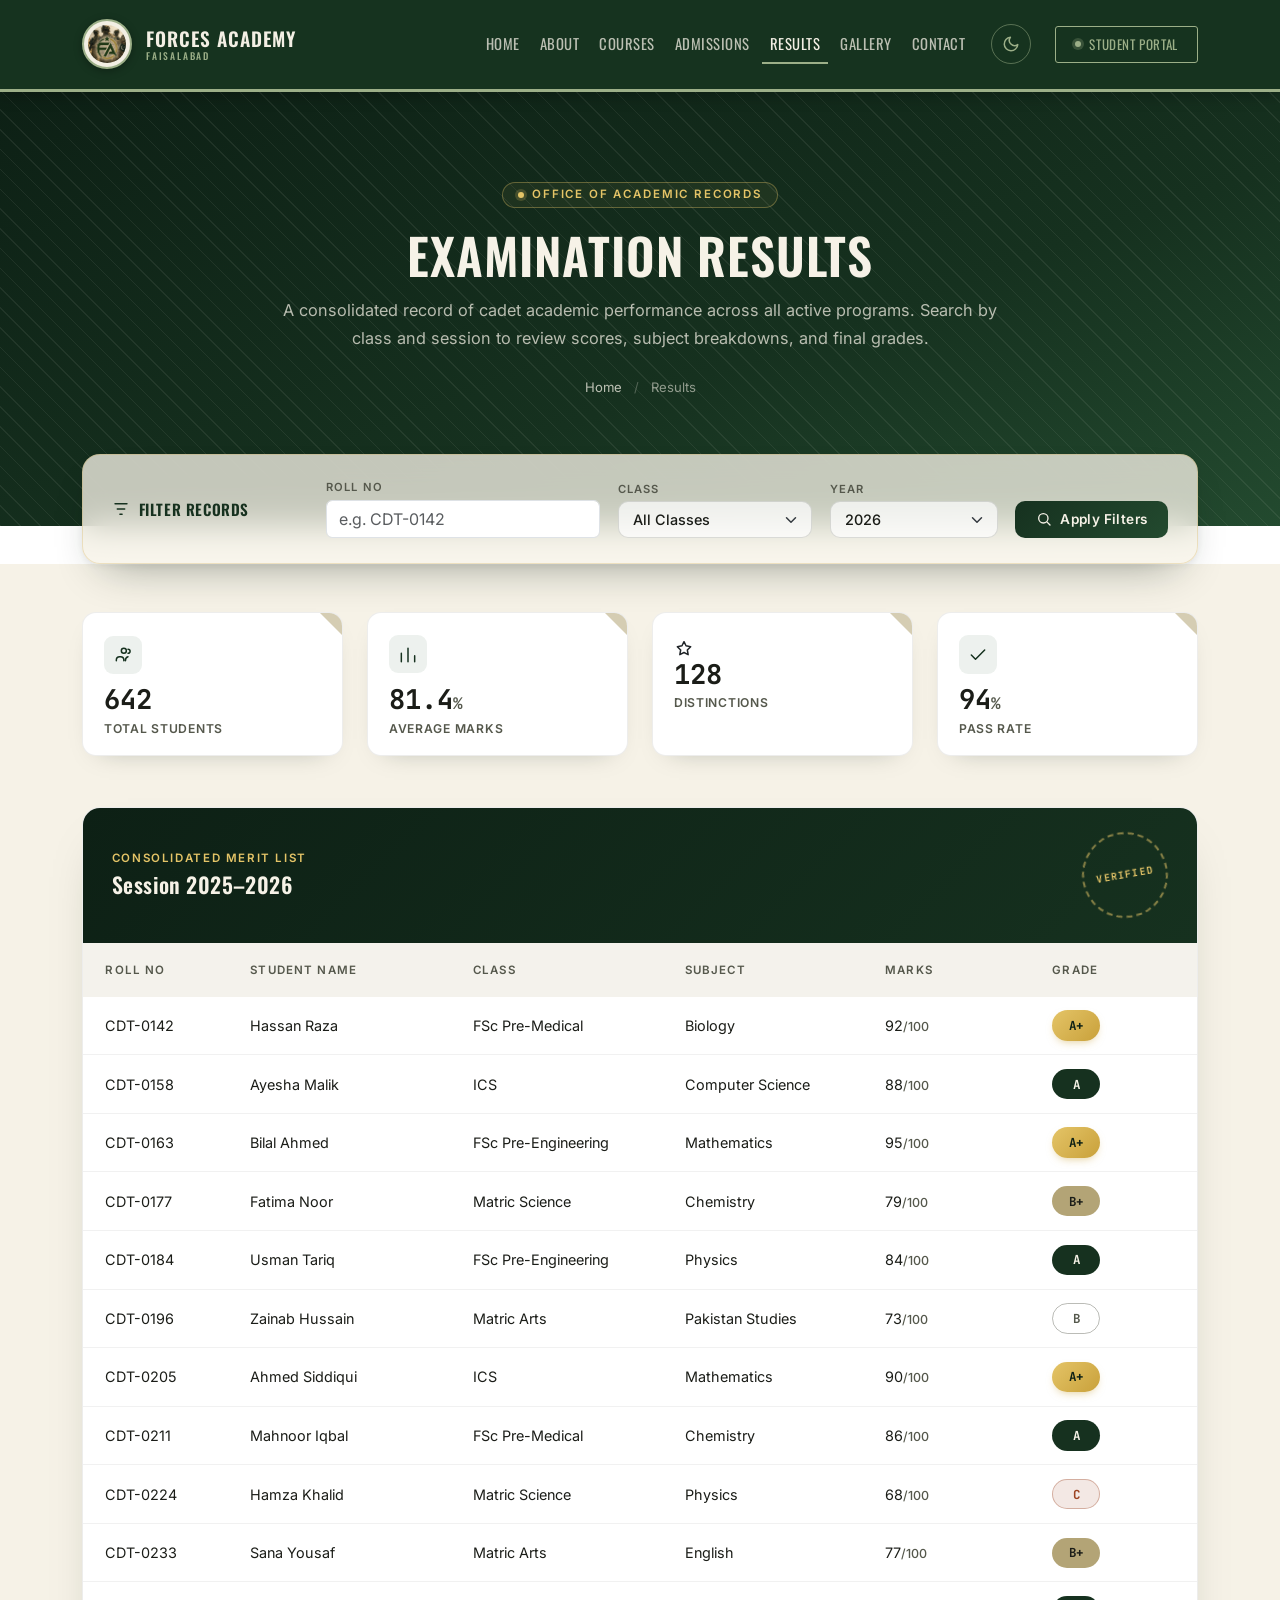
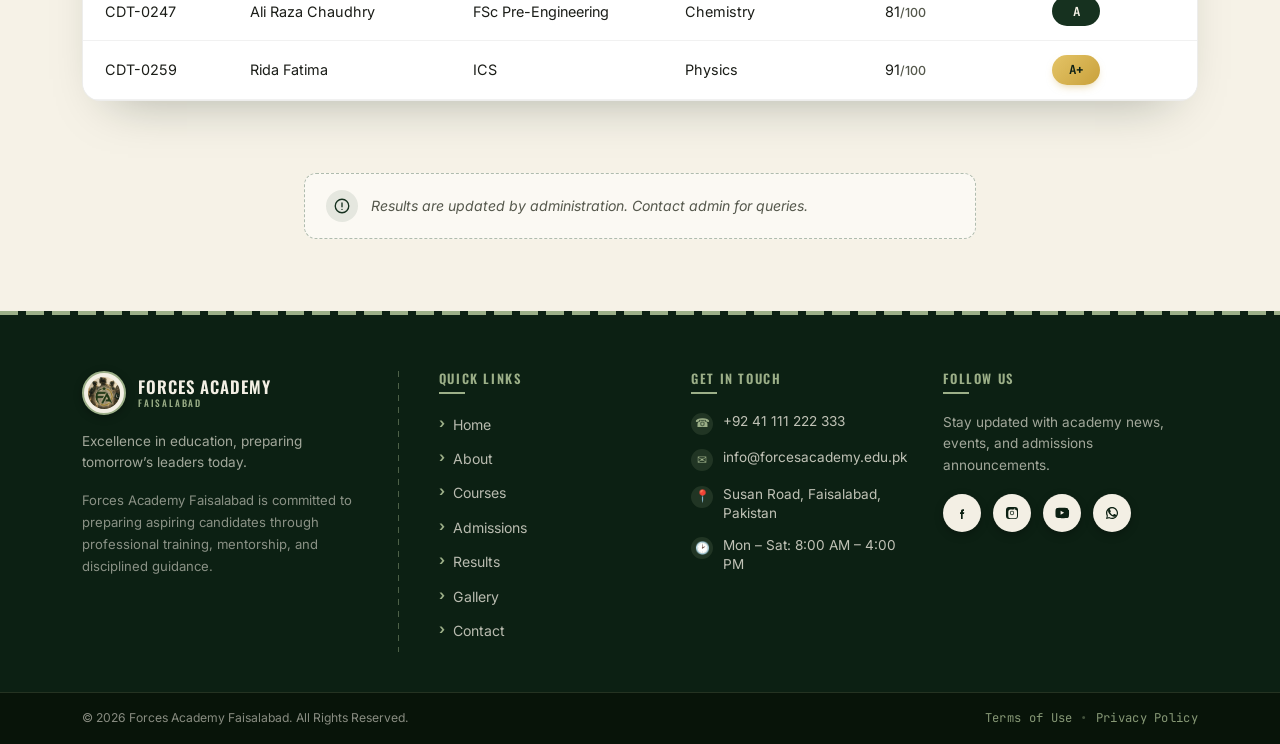
<file: results.html>
<!-- ============================================================
     FORCES ACADEMY - Results Page (results.html)
     ============================================================ -->
<!DOCTYPE html>
<html lang="en">
<head>
    <meta charset="UTF-8" />
    <meta name="viewport" content="width=device-width, initial-scale=1.0" />
    <title>Results | Forces Academy Faisalabad</title>
<!-- ==================== SEO META TAGS ==================== -->
<meta name="description" content="View student results at Forces Academy Faisalabad. Check academic performance, marks, grades, and examination results for Matric, FSc, ICS, and entry test preparation programs." />

<meta name="keywords" content="Forces Academy Faisalabad results, student results, exam results, marks, grades, Matric results, FSc results, ICS results, academic performance, Forces Academy" />

<meta name="author" content="Forces Academy Faisalabad" />

<!-- Open Graph / Social Sharing -->
<meta property="og:type" content="website" />
<meta property="og:title" content="Results — Forces Academy Faisalabad" />
<meta property="og:description" content="Check student examination results, marks, grades, and academic performance at Forces Academy Faisalabad." />
<meta property="og:image" content="images/LOGO.png" />
<meta property="og:url" content="https://www.forcesacademy.edu.pk/results.html" />
<meta property="og:site_name" content="Forces Academy Faisalabad" />

<!-- Twitter Card -->
<meta name="twitter:card" content="summary_large_image" />
<meta name="twitter:title" content="Results — Forces Academy Faisalabad" />
<meta name="twitter:description" content="Check student examination results, marks, grades, and academic performance at Forces Academy Faisalabad." />
<meta name="twitter:image" content="images/LOGO.png" />

<!-- Favicon -->
<link rel="icon" type="image/png" href="images/LOGO.png" />
<link rel="apple-touch-icon" href="images/LOGO.png" />
<!-- ================= END SEO META TAGS ================= -->
    <!-- Bootstrap 5 CSS -->
    <link
        href="https://cdn.jsdelivr.net/npm/bootstrap@5.3.0/dist/css/bootstrap.min.css"
        rel="stylesheet"
    />

    <!-- Google Fonts -->
    <link rel="preconnect" href="https://fonts.googleapis.com" />
    <link rel="preconnect" href="https://fonts.gstatic.com" crossorigin />
    <link
        href="https://fonts.googleapis.com/css2?family=Oswald:wght@400;500;600;700&family=Inter:wght@400;500;600&family=JetBrains+Mono:wght@500;700&display=swap"
        rel="stylesheet"
    />

    <!-- Our custom CSS -->
    <link rel="stylesheet" href="css/style.css" />
    <!-- Results page CSS -->
    <link rel="stylesheet" href="css/results.css" />
    <!-- Dark mode overrides — must load LAST so it can override everything above -->
    <link rel="stylesheet" href="css/dark.css" />

    <!-- Results-page-specific dark mode rules (results.css classes aren't covered by the shared dark.css yet) -->
    <style>
        body.dark-mode .fa-res-header { background-color: var(--fa-dark-bg-deep); }
        /* The record-sheet line texture is drawn in a light color for light
           mode; in dark mode it reads as harsh white streaks across the hero,
           so we switch it off entirely rather than just dimming it. */
        body.dark-mode .fa-res-header-texture {
            background-image: none !important;
            opacity: 0 !important;
        }
        body.dark-mode .fa-res-eyebrow { color: var(--fa-dark-accent); }
        body.dark-mode .fa-res-title { color: var(--fa-dark-text); }
        body.dark-mode .fa-res-subtitle { color: var(--fa-dark-text-muted); }
        body.dark-mode .fa-res-breadcrumb { color: var(--fa-dark-text-muted); }
        body.dark-mode .fa-res-breadcrumb a { color: var(--fa-dark-accent); }

        body.dark-mode .fa-res-filter-wrap { background-color: var(--fa-dark-bg); }
        body.dark-mode .fa-res-filter-card {
            background: var(--fa-dark-bg-alt);
            border-color: var(--fa-dark-border);
            box-shadow: 0 14px 30px rgba(0,0,0,.4);
        }
        body.dark-mode .fa-res-filter-title { color: var(--fa-dark-text); }
        body.dark-mode .fa-res-select-group label { color: var(--fa-dark-text-muted); }
        body.dark-mode .fa-res-select,
        body.dark-mode .fa-res-input {
            background-color: var(--fa-dark-bg-deep);
            border-color: var(--fa-dark-border);
            color: var(--fa-dark-text);
        }
        body.dark-mode .fa-res-input::placeholder { color: rgba(228, 232, 221, .35); }
        body.dark-mode .fa-res-select:focus,
        body.dark-mode .fa-res-input:focus {
            background-color: var(--fa-dark-bg-deep);
            color: var(--fa-dark-text);
            border-color: var(--fa-dark-accent);
            box-shadow: 0 0 0 .2rem rgba(156, 175, 136, .25);
        }
        body.dark-mode .fa-res-filter-btn { background: var(--fa-dark-accent); color: #0c2013; border-color: var(--fa-dark-accent); }
        body.dark-mode .fa-res-filter-btn:hover { background: transparent; color: var(--fa-dark-text); }

        body.dark-mode .fa-res-stats-section { background-color: var(--fa-dark-bg); }
        body.dark-mode .fa-res-stat-card {
            background: var(--fa-dark-bg-alt);
            border-color: var(--fa-dark-border);
            box-shadow: 0 10px 26px rgba(0,0,0,.4);
        }
        body.dark-mode .fa-res-stat-icon { color: var(--fa-dark-accent); }
        body.dark-mode .fa-res-stat-num { color: var(--fa-dark-gold); }
        body.dark-mode .fa-res-stat-unit { color: var(--fa-dark-gold); }
        body.dark-mode .fa-res-stat-label { color: var(--fa-dark-text-muted); }

        body.dark-mode .fa-res-table-section { background-color: var(--fa-dark-bg); }
        body.dark-mode .fa-res-table-card {
            background: var(--fa-dark-bg-alt);
            border-color: var(--fa-dark-border);
            box-shadow: 0 14px 34px rgba(0,0,0,.45);
        }
        body.dark-mode .fa-res-table-kicker { color: var(--fa-dark-accent); }
        body.dark-mode .fa-res-table-title { color: var(--fa-dark-text); }
        body.dark-mode .fa-res-stamp { color: var(--fa-dark-gold); border-color: var(--fa-dark-gold); }

        body.dark-mode .fa-res-table {
            --bs-table-bg: var(--fa-dark-bg-alt);
            --bs-table-color: var(--fa-dark-text);
            background-color: var(--fa-dark-bg-alt);
            color: var(--fa-dark-text);
        }
        body.dark-mode .fa-res-table thead th { color: var(--fa-dark-text); border-color: rgba(156, 175, 136, .2); }
        body.dark-mode .fa-res-table tbody td { color: var(--fa-dark-text); border-color: rgba(156, 175, 136, .12); }
        body.dark-mode .fa-res-roll { color: var(--fa-dark-accent); }
        body.dark-mode .fa-res-marks span { color: var(--fa-dark-text-muted); }

        body.dark-mode .fa-res-notice-section { background-color: var(--fa-dark-bg); }
        body.dark-mode .fa-res-notice {
            background: var(--fa-dark-bg-alt);
            border-color: var(--fa-dark-border);
            color: var(--fa-dark-text-muted);
        }
        body.dark-mode .fa-res-notice-icon { color: var(--fa-dark-accent); }
    </style>
</head>
<body>

    <!-- ==================== NAVIGATION BAR ==================== -->
    <nav class="navbar navbar-expand-lg sticky-top fa-navbar">
        <div class="container">

            <a class="navbar-brand fa-brand" href="index.html">
                <span class="fa-crest-ring">
                    <img
                        src="images/LOGO.png"
                        alt="Forces Academy crest"
                        class="fa-crest"
                    />
                </span>
                <span class="fa-brand-text">
                    FORCES ACADEMY<br />
                    <small> FAISALABAD</small>
                </span>
            </a>

            <button
                class="navbar-toggler"
                type="button"
                data-bs-toggle="collapse"
                data-bs-target="#mainNavbar"
                aria-controls="mainNavbar"
                aria-expanded="false"
                aria-label="Toggle navigation"
            >
                <span class="navbar-toggler-icon"></span>
            </button>

            <div class="collapse navbar-collapse" id="mainNavbar">
                <ul class="navbar-nav ms-auto mb-2 mb-lg-0 align-items-lg-center fa-roster-nav">
                    <li class="nav-item">
                        <a class="nav-link" href="index.html">Home</a>
                    </li>
                    <li class="nav-item">
                        <a class="nav-link" href="about.html">About</a>
                    </li>
                    <li class="nav-item">
                        <a class="nav-link" href="courses.html">Courses</a>
                    </li>
                    <li class="nav-item">
                        <a class="nav-link" href="admissions.html">Admissions</a>
                    </li>
                    <li class="nav-item">
                        <a class="nav-link active" aria-current="page" href="results.html">Results</a>
                    </li>
                    <li class="nav-item">
                        <a class="nav-link" href="gallery.html">Gallery</a>
                    </li>
                    <li class="nav-item">
                        <a class="nav-link" href="contact.html">Contact</a>
                    </li>
                    <li class="nav-item ms-lg-3 mt-3 mt-lg-0">
                        <button
                            type="button"
                            id="faThemeToggle"
                            class="fa-theme-toggle"
                            aria-pressed="false"
                            aria-label="Toggle dark mode"
                        >
                            <!-- shown in LIGHT mode: click to go dark -->
                            <svg class="fa-theme-icon fa-theme-icon-moon" viewBox="0 0 24 24" width="18" height="18" fill="none" stroke="currentColor" stroke-width="2" stroke-linecap="round" stroke-linejoin="round">
                                <path d="M21 12.79A9 9 0 1 1 11.21 3 7 7 0 0 0 21 12.79z"/>
                            </svg>
                            <!-- shown in DARK mode: click to go light -->
                            <svg class="fa-theme-icon fa-theme-icon-sun" viewBox="0 0 24 24" width="18" height="18" fill="none" stroke="currentColor" stroke-width="2" stroke-linecap="round" stroke-linejoin="round">
                                <circle cx="12" cy="12" r="5"/>
                                <line x1="12" y1="1" x2="12" y2="3"/>
                                <line x1="12" y1="21" x2="12" y2="23"/>
                                <line x1="4.22" y1="4.22" x2="5.64" y2="5.64"/>
                                <line x1="18.36" y1="18.36" x2="19.78" y2="19.78"/>
                                <line x1="1" y1="12" x2="3" y2="12"/>
                                <line x1="21" y1="12" x2="23" y2="12"/>
                                <line x1="4.22" y1="19.78" x2="5.64" y2="18.36"/>
                                <line x1="18.36" y1="5.64" x2="19.78" y2="4.22"/>
                            </svg>
                        </button>
                    </li>
                    <li class="nav-item ms-lg-4 mt-3 mt-lg-0">
                          <a href="https://farhadlms.great-site.net/login.php" class="fa-clearance-badge">
                            <span class="fa-clearance-dot"></span>
                            Student Portal
                        </a>
                    </li>
                </ul>
            </div>
        </div>
    </nav>
    <!-- ================== END NAVBAR ================== -->

    <!-- ============ RESULTS PAGE HEADER ============ -->
    <section class="fa-res-header">
        <div class="fa-res-header-texture" aria-hidden="true"></div>
        <div class="container">
            <div class="row justify-content-center text-center">
                <div class="col-lg-8">
                    <span class="fa-res-eyebrow">
                        <span class="fa-res-eyebrow-dot"></span>
                        Office of Academic Records
                    </span>
                    <h1 class="fa-res-title">Examination Results</h1>
                    <p class="fa-res-subtitle">
                        A consolidated record of cadet academic performance across all
                        active programs. Search by class and session to review scores,
                        subject breakdowns, and final grades.
                    </p>
                    <nav class="fa-res-breadcrumb" aria-label="breadcrumb">
                        <a href="index.html">Home</a>
                        <span class="fa-res-breadcrumb-sep">/</span>
                        <span>Results</span>
                    </nav>
                </div>
            </div>
        </div>
    </section>
    <!-- ============ END RESULTS HEADER ============ -->

    <!-- ============ FILTER BAR ============ -->
    <section class="fa-res-filter-wrap">
        <div class="container">
            <div class="fa-res-filter-card">
                <div class="fa-res-filter-title">
                    <svg viewBox="0 0 24 24" width="18" height="18" fill="none" stroke="currentColor" stroke-width="1.8">
                        <path d="M4 5h16M7 12h10M10.5 19h3" stroke-linecap="round"/>
                    </svg>
                    Filter Records
                </div>

                <div class="fa-res-filter-controls">
                    <div class="fa-res-select-group">
                        <label for="filterRoll">Roll No</label>
                        <input
                            type="text"
                            id="filterRoll"
                            class="form-control fa-res-input"
                            placeholder="e.g. CDT-0142"
                            autocomplete="off"
                        />
                    </div>

                    <div class="fa-res-select-group">
                        <label for="filterClass">Class</label>
                        <select id="filterClass" class="form-select fa-res-select">
                            <option selected>All Classes</option>
                            <option>FSc Pre-Medical</option>
                            <option>FSc Pre-Engineering</option>
                            <option>ICS</option>
                            <option>Matric Science</option>
                            <option>Matric Arts</option>
                        </select>
                    </div>

                    <div class="fa-res-select-group">
                        <label for="filterYear">Year</label>
                        <select id="filterYear" class="form-select fa-res-select">
                            <option selected>2026</option>
                            <option>2025</option>
                            <option>2024</option>
                            <option>2023</option>
                        </select>
                    </div>

                    <button type="button" id="filterApplyBtn" class="fa-res-filter-btn">
                        <svg viewBox="0 0 24 24" width="16" height="16" fill="none" stroke="currentColor" stroke-width="2">
                            <circle cx="11" cy="11" r="7"/>
                            <path d="M21 21l-4.3-4.3" stroke-linecap="round"/>
                        </svg>
                        Apply Filters
                    </button>
                </div>
            </div>
        </div>
    </section>
    <!-- ============ END FILTER BAR ============ -->

    <!-- ============ STATS STRIP ============ -->
    <section class="fa-res-stats-section">
        <div class="container">
            <div class="row g-3 g-lg-4">

                <div class="col-6 col-lg-3">
                    <div class="fa-res-stat-card" style="--d:0s">
                        <span class="fa-res-stat-icon">
                            <svg viewBox="0 0 24 24" width="20" height="20" fill="none" stroke="currentColor" stroke-width="1.8">
                                <path d="M4 19v-1a4 4 0 0 1 4-4h1a4 4 0 0 1 4 4v1M15 19v-1a4 4 0 0 1 3-3.87M13 10a3 3 0 1 0 0-6 3 3 0 0 0 0 6zM18 10a2.5 2.5 0 1 0 0-5" stroke-linecap="round" stroke-linejoin="round"/>
                            </svg>
                        </span>
                        <span class="fa-res-stat-num">642</span>
                        <span class="fa-res-stat-label">Total Students</span>
                    </div>
                </div>

                <div class="col-6 col-lg-3">
                    <div class="fa-res-stat-card" style="--d:0.1s">
                        <span class="fa-res-stat-icon">
                            <svg viewBox="0 0 24 24" width="20" height="20" fill="none" stroke="currentColor" stroke-width="1.8">
                                <path d="M4 20V10M12 20V4M20 20v-7" stroke-linecap="round"/>
                            </svg>
                        </span>
                        <span class="fa-res-stat-num">81.4<span class="fa-res-stat-unit">%</span></span>
                        <span class="fa-res-stat-label">Average Marks</span>
                    </div>
                </div>

                <div class="col-6 col-lg-3">
                    <div class="fa-res-stat-card" style="--d:0.2s">
                        <svg viewBox="0 0 24 24" width="20" height="20" fill="none" stroke="currentColor" stroke-width="1.8">
                            <path d="M12 2l2.4 4.9L20 8l-4 4 1 5.6L12 15l-5 2.6 1-5.6-4-4 5.6-1.1z" stroke-linejoin="round"/>
                        </svg>
                        <span class="fa-res-stat-num">128</span>
                        <span class="fa-res-stat-label">Distinctions</span>
                    </div>
                </div>

                <div class="col-6 col-lg-3">
                    <div class="fa-res-stat-card" style="--d:0.3s">
                        <span class="fa-res-stat-icon">
                            <svg viewBox="0 0 24 24" width="20" height="20" fill="none" stroke="currentColor" stroke-width="1.8">
                                <path d="M20 6L9 17l-5-5" stroke-linecap="round" stroke-linejoin="round"/>
                            </svg>
                        </span>
                        <span class="fa-res-stat-num">94<span class="fa-res-stat-unit">%</span></span>
                        <span class="fa-res-stat-label">Pass Rate</span>
                    </div>
                </div>

            </div>
        </div>
    </section>
    <!-- ============ END STATS STRIP ============ -->

    <!-- ============ RESULTS TABLE ============ -->
    <section class="fa-res-table-section">
        <div class="container">
            <div class="fa-res-table-card">

                <div class="fa-res-table-header">
                    <div>
                        <span class="fa-res-table-kicker">Consolidated Merit List</span>
                        <h2 class="fa-res-table-title">Session 2025&ndash;2026</h2>
                    </div>
                    <div class="fa-res-stamp" aria-hidden="true">
                        <span>VERIFIED</span>
                    </div>
                </div>

                <div class="table-responsive fa-res-table-scroll">
                    <table class="table fa-res-table align-middle mb-0" id="resultsTable">
                        <!-- colgroup locks each column's width to its header, so
                             table-layout: fixed (in results.css) keeps every
                             row's cells aligned under the correct heading no
                             matter how long the content in a given cell is. -->
                        <colgroup>
                            <col style="width: 13%;">
                            <col style="width: 20%;">
                            <col style="width: 19%;">
                            <col style="width: 18%;">
                            <col style="width: 15%;">
                            <col style="width: 15%;">
                        </colgroup>
                        <thead>
                            <tr>
                                <th>Roll No</th>
                                <th>Student Name</th>
                                <th>Class</th>
                                <th>Subject</th>
                                <th>Marks</th>
                                <th>Grade</th>
                            </tr>
                        </thead>
                        <tbody>
                            <tr style="--d:0.02s">
                                <td class="fa-res-roll">CDT-0142</td>
                                <td>Hassan Raza</td>
                                <td>FSc Pre-Medical</td>
                                <td>Biology</td>
                                <td class="fa-res-marks">92<span>/100</span></td>
                                <td><span class="fa-grade fa-grade-aplus">A+</span></td>
                            </tr>
                            <tr style="--d:0.06s">
                                <td class="fa-res-roll">CDT-0158</td>
                                <td>Ayesha Malik</td>
                                <td>ICS</td>
                                <td>Computer Science</td>
                                <td class="fa-res-marks">88<span>/100</span></td>
                                <td><span class="fa-grade fa-grade-a">A</span></td>
                            </tr>
                            <tr style="--d:0.1s">
                                <td class="fa-res-roll">CDT-0163</td>
                                <td>Bilal Ahmed</td>
                                <td>FSc Pre-Engineering</td>
                                <td>Mathematics</td>
                                <td class="fa-res-marks">95<span>/100</span></td>
                                <td><span class="fa-grade fa-grade-aplus">A+</span></td>
                            </tr>
                            <tr style="--d:0.14s">
                                <td class="fa-res-roll">CDT-0177</td>
                                <td>Fatima Noor</td>
                                <td>Matric Science</td>
                                <td>Chemistry</td>
                                <td class="fa-res-marks">79<span>/100</span></td>
                                <td><span class="fa-grade fa-grade-bplus">B+</span></td>
                            </tr>
                            <tr style="--d:0.18s">
                                <td class="fa-res-roll">CDT-0184</td>
                                <td>Usman Tariq</td>
                                <td>FSc Pre-Engineering</td>
                                <td>Physics</td>
                                <td class="fa-res-marks">84<span>/100</span></td>
                                <td><span class="fa-grade fa-grade-a">A</span></td>
                            </tr>
                            <tr style="--d:0.22s">
                                <td class="fa-res-roll">CDT-0196</td>
                                <td>Zainab Hussain</td>
                                <td>Matric Arts</td>
                                <td>Pakistan Studies</td>
                                <td class="fa-res-marks">73<span>/100</span></td>
                                <td><span class="fa-grade fa-grade-b">B</span></td>
                            </tr>
                            <tr style="--d:0.26s">
                                <td class="fa-res-roll">CDT-0205</td>
                                <td>Ahmed Siddiqui</td>
                                <td>ICS</td>
                                <td>Mathematics</td>
                                <td class="fa-res-marks">90<span>/100</span></td>
                                <td><span class="fa-grade fa-grade-aplus">A+</span></td>
                            </tr>
                            <tr style="--d:0.3s">
                                <td class="fa-res-roll">CDT-0211</td>
                                <td>Mahnoor Iqbal</td>
                                <td>FSc Pre-Medical</td>
                                <td>Chemistry</td>
                                <td class="fa-res-marks">86<span>/100</span></td>
                                <td><span class="fa-grade fa-grade-a">A</span></td>
                            </tr>
                            <tr style="--d:0.34s">
                                <td class="fa-res-roll">CDT-0224</td>
                                <td>Hamza Khalid</td>
                                <td>Matric Science</td>
                                <td>Physics</td>
                                <td class="fa-res-marks">68<span>/100</span></td>
                                <td><span class="fa-grade fa-grade-c">C</span></td>
                            </tr>
                            <tr style="--d:0.38s">
                                <td class="fa-res-roll">CDT-0233</td>
                                <td>Sana Yousaf</td>
                                <td>Matric Arts</td>
                                <td>English</td>
                                <td class="fa-res-marks">77<span>/100</span></td>
                                <td><span class="fa-grade fa-grade-bplus">B+</span></td>
                            </tr>
                            <tr style="--d:0.42s">
                                <td class="fa-res-roll">CDT-0247</td>
                                <td>Ali Raza Chaudhry</td>
                                <td>FSc Pre-Engineering</td>
                                <td>Chemistry</td>
                                <td class="fa-res-marks">81<span>/100</span></td>
                                <td><span class="fa-grade fa-grade-a">A</span></td>
                            </tr>
                            <tr style="--d:0.46s">
                                <td class="fa-res-roll">CDT-0259</td>
                                <td>Rida Fatima</td>
                                <td>ICS</td>
                                <td>Physics</td>
                                <td class="fa-res-marks">91<span>/100</span></td>
                                <td><span class="fa-grade fa-grade-aplus">A+</span></td>
                            </tr>
                        </tbody>
                    </table>
                </div>

                <p class="fa-res-no-results" id="noResultsMsg" style="display:none; text-align:center; padding:1.5rem; margin:0;">
                    No records match that roll number / class combination.
                </p>

            </div>
        </div>
    </section>
    <!-- ============ END RESULTS TABLE ============ -->

    <!-- ============ NOTICE ============ -->
    <section class="fa-res-notice-section">
        <div class="container">
            <div class="fa-res-notice">
                <span class="fa-res-notice-icon">
                    <svg viewBox="0 0 24 24" width="18" height="18" fill="none" stroke="currentColor" stroke-width="1.8">
                        <circle cx="12" cy="12" r="9"/>
                        <path d="M12 8v5M12 16.5h.01" stroke-linecap="round"/>
                    </svg>
                </span>
                <p>Results are updated by administration. Contact admin for queries.</p>
            </div>
        </div>
    </section>
    <!-- ============ END NOTICE ============ -->

    <!-- ==================== FOOTER ==================== -->
    <footer class="fa-footer">
        <div class="fa-footer-top">
            <div class="container">
                <div class="fa-footer-grid">

                    <!-- Brand column -->
                    <div class="fa-footer-col fa-footer-brand-col">
                        <a href="index.html" class="fa-footer-brand">
                            <span class="fa-crest-ring fa-footer-crest-ring">
                                <img src="images/LOGO.png" alt="Forces Academy crest" class="fa-crest" />
                            </span>
                            <span class="fa-footer-brand-text">
                                FORCES ACADEMY<br />
                                <small>FAISALABAD</small>
                            </span>
                        </a>
                        <p class="fa-footer-tagline">
                            Excellence in education, preparing tomorrow&rsquo;s leaders today.
                        </p>
                        <p class="fa-footer-description">
                            Forces Academy Faisalabad is committed to preparing aspiring candidates through professional training, mentorship, and disciplined guidance.

                        </p>
                    </div>

                    <!-- Divider (dispatch style) -->
                    <div class="fa-footer-dispatch-divider" aria-hidden="true"></div>

                    <!-- Quick Links -->
                    <div class="fa-footer-col">
                        <h6 class="fa-footer-heading">Quick Links</h6>
                        <ul class="fa-footer-links">
                            <li><a href="index.html">Home</a></li>
                            <li><a href="about.html">About</a></li>
                            <li><a href="courses.html">Courses</a></li>
                            <li><a href="admissions.html">Admissions</a></li>
                            <li><a href="results.html">Results</a></li>
                            <li><a href="gallery.html">Gallery</a></li>
                            <li><a href="contact.html">Contact</a></li>
                        </ul>
                    </div>

                    <!-- Contact -->
                    <div class="fa-footer-col">
                        <h6 class="fa-footer-heading">Get in Touch</h6>
                        <ul class="fa-footer-contact">
                            <li>
                                <span class="fa-footer-icon">&#9742;</span>
                                <span>+92 41 111 222 333</span>
                            </li>
                            <li>
                                <span class="fa-footer-icon">&#9993;</span>
                                <span>info@forcesacademy.edu.pk</span>
                            </li>
                            <li>
                                <span class="fa-footer-icon">&#128205;</span>
                                <span>Susan Road, Faisalabad, Pakistan</span>
                            </li>
                            <li>
                                <span class="fa-footer-icon">&#128337;</span>
                                <span>Mon &ndash; Sat: 8:00 AM &ndash; 4:00 PM</span>
                            </li>
                        </ul>
                    </div>

                    <!-- Follow Us: icon-only circular badges, brand colors on hover -->
                    <div class="fa-footer-col">
                        <h6 class="fa-footer-heading">Follow Us</h6>
                        <p class="fa-footer-note">
                            Stay updated with academy news, events, and admissions announcements.
                        </p>
                        <div class="fa-footer-social">
                            <a
                                href="https://www.facebook.com/forcesacademyfaisalabad/"
                                class="fa-social-icon fa-social-facebook"
                                title="Facebook"
                                aria-label="Facebook"
                                target="_blank"
                                rel="noopener noreferrer"
                            >
                                <svg viewBox="0 0 24 24" width="16" height="16" fill="currentColor"><path d="M13.5 9H15V6.5h-1.75C11.6 6.5 10.5 7.6 10.5 9.25V11H9v2.5h1.5V21h2.5v-7.5H15L15.5 11h-2V9.5c0-.35.15-.5.5-.5z"/></svg>
                            </a>
                            <a
                                href="https://www.instagram.com/forcesacademyfaisalabad/"
                                class="fa-social-icon fa-social-instagram"
                                title="Instagram"
                                aria-label="Instagram"
                                target="_blank"
                                rel="noopener noreferrer"
                            >
                                <svg viewBox="0 0 24 24" width="16" height="16" fill="currentColor"><path d="M12 8.8a3.2 3.2 0 1 0 0 6.4 3.2 3.2 0 0 0 0-6.4zm0 5.3a2.1 2.1 0 1 1 0-4.2 2.1 2.1 0 0 1 0 4.2zM16.9 6.1a.9.9 0 1 1-1.8 0 .9.9 0 0 1 1.8 0zM21 7.2c-.06-1.2-.33-2.27-1.2-3.14-.87-.87-1.94-1.14-3.14-1.2C15.4 2.8 8.6 2.8 7.34 2.86c-1.2.06-2.26.33-3.14 1.2-.87.87-1.13 1.94-1.2 3.14C2.94 8.6 2.94 15.4 3 16.66c.06 1.2.33 2.27 1.2 3.14.87.87 1.94 1.13 3.14 1.2 1.26.06 8.06.06 9.32 0 1.2-.06 2.27-.33 3.14-1.2.87-.87 1.14-1.94 1.2-3.14.06-1.26.06-8.06 0-9.32zm-1.8 11.02c-.26.66-.77 1.17-1.43 1.44-1 .4-3.36.3-4.77.3s-3.78.1-4.77-.3a2.55 2.55 0 0 1-1.44-1.44c-.4-1-.3-3.36-.3-4.77s-.1-3.78.3-4.77c.26-.66.77-1.17 1.43-1.44 1-.4 3.36-.3 4.77-.3s3.78-.1 4.77.3c.66.26 1.17.77 1.44 1.43.4 1 .3 3.36.3 4.77s.1 3.78-.3 4.78z"/></svg>
                            </a>
                            <a
                                href="https://www.youtube.com/channel/UCRF74RQe3TiQl-_qyFZb-2w"
                                class="fa-social-icon fa-social-youtube"
                                title="YouTube"
                                aria-label="YouTube"
                                target="_blank"
                                rel="noopener noreferrer"
                            >
                                <svg viewBox="0 0 24 24" width="16" height="16" fill="currentColor"><path d="M21.6 7.5s-.2-1.5-.85-2.16c-.8-.86-1.7-.86-2.12-.9C15.6 4.2 12 4.2 12 4.2s-3.6 0-6.63.24c-.4.04-1.3.04-2.12.9C2.6 6 2.4 7.5 2.4 7.5S2.2 9.25 2.2 11v1.9c0 1.75.2 3.5.2 3.5s.2 1.5.85 2.16c.8.86 1.86.83 2.34.92 1.7.17 7.21.24 7.21.24s3.6 0 6.63-.25c.4-.04 1.3-.04 2.12-.9.65-.66.85-2.16.85-2.16s.2-1.75.2-3.5V11c0-1.75-.2-3.5-.2-3.5zM9.9 14.7V8.8l5.4 2.95-5.4 2.95z"/></svg>
                            </a>
                            <a
                                href="https://wa.me/923166954383"
                                class="fa-social-icon fa-social-whatsapp"
                                title="WhatsApp"
                                aria-label="WhatsApp"
                                target="_blank"
                                rel="noopener noreferrer"
                            >
                                <svg viewBox="0 0 24 24" width="16" height="16" fill="currentColor"><path d="M17.5 14.4c-.3-.15-1.7-.85-2-.94-.27-.1-.46-.15-.66.15-.2.3-.75.94-.92 1.13-.17.2-.34.22-.63.08-.3-.15-1.24-.46-2.37-1.47-.87-.78-1.47-1.75-1.64-2.04-.17-.3-.02-.46.13-.6.13-.14.3-.34.44-.52.15-.17.2-.3.3-.5.1-.2.05-.37-.02-.52-.08-.15-.66-1.6-.9-2.18-.24-.58-.48-.5-.66-.5h-.56c-.2 0-.52.07-.79.37s-1.04 1.02-1.04 2.48 1.07 2.88 1.22 3.08c.15.2 2.1 3.2 5.08 4.5.71.3 1.26.48 1.7.62.71.23 1.36.2 1.87.12.57-.08 1.7-.7 1.94-1.37.24-.68.24-1.26.17-1.38-.07-.13-.27-.2-.57-.35zM12.02 3C7.05 3 3 7.03 3 12c0 1.6.42 3.1 1.15 4.4L3 21l4.75-1.1A9 9 0 0 0 12.02 21c4.97 0 9-4.03 9-9s-4.03-9-9-9zm0 16.3a7.28 7.28 0 0 1-3.72-1.02l-.27-.16-2.82.66.65-2.75-.17-.28A7.28 7.28 0 1 1 19.3 12a7.3 7.3 0 0 1-7.28 7.3z"/></svg>
                            </a>
                        </div>
                    </div>

                </div>
            </div>
        </div>

        <div class="fa-footer-bottom">
            <div class="container fa-footer-bottom-inner">
                <span>&copy; <span id="faYear">2026</span> Forces Academy Faisalabad. All Rights Reserved.</span>
                <span class="fa-footer-legal">
                    <a href="terms.html">Terms of Use</a>
                    <span class="fa-footer-legal-sep">&bull;</span>
                    <a href="privacy.html">Privacy Policy</a>
                </span>
            </div>
        </div>
    </footer>
    <!-- ================== END FOOTER ================== -->

    <!-- Bootstrap 5 JS Bundle -->
    <script src="https://cdn.jsdelivr.net/npm/bootstrap@5.3.0/dist/js/bootstrap.bundle.min.js"></script>

    <!-- Main site JS (handles theme toggle; counter/slider sections safely no-op — this page has neither) -->
    <script src="js/main.js"></script>

    <script>
        document.getElementById('faYear').textContent = new Date().getFullYear();

        // Roll No / Class filtering for the results table
        (function () {
            var rollInput   = document.getElementById('filterRoll');
            var classSelect = document.getElementById('filterClass');
            var applyBtn    = document.getElementById('filterApplyBtn');
            var rows         = document.querySelectorAll('#resultsTable tbody tr');
            var noResultsMsg = document.getElementById('noResultsMsg');

            function applyFilters() {
                var roll = rollInput.value.trim().toLowerCase();
                var cls = classSelect.value;
                var visibleCount = 0;

                rows.forEach(function (row) {
                    var rowRoll = row.querySelector('.fa-res-roll').textContent.trim().toLowerCase();
                    var rowClass = row.children[2].textContent.trim();

                    var matchesRoll = roll === '' || rowRoll.indexOf(roll) !== -1;
                    var matchesClass = cls === 'All Classes' || rowClass === cls;

                    var isVisible = matchesRoll && matchesClass;
                    row.style.display = isVisible ? '' : 'none';
                    if (isVisible) visibleCount++;
                });

                noResultsMsg.style.display = visibleCount === 0 ? '' : 'none';
            }

            applyBtn.addEventListener('click', applyFilters);
            rollInput.addEventListener('keyup', function (e) {
                if (e.key === 'Enter') applyFilters();
            });
        })();
    </script>
</body>
</html>
</file>
<file: css/style.css>
/* =====================================================
   FORCES ACADEMY – NAVBAR STYLES (Professional Spacing)
   Deep military green + sage green, tuned.
   ===================================================== */

body {
  font-family: 'Inter', sans-serif;
  margin: 0;
}

.fa-navbar {
  background-color: #16331f;
  border-bottom: 3px solid #9caf88;
  padding-top: 0.9rem;
  padding-bottom: 0.9rem;
  box-shadow: 0 4px 14px rgba(0, 0, 0, 0.25);
}

.fa-brand {
  display: flex;
  align-items: center;
  gap: 14px;
  text-decoration: none;
}

/* ---------- Circular logo ---------- */
.fa-crest-ring {
  flex-shrink: 0;
  width: 50px;
  height: 50px;
  border-radius: 50%;
  background: var(--fa-parchment, #f3efe4);
  border: 2px solid #9caf88;
  padding: 4px;
  display: flex;
  align-items: center;
  justify-content: center;
  overflow: hidden;
  box-shadow: 0 2px 8px rgba(0, 0, 0, 0.3);
}

.fa-crest {
  width: 100%;
  height: 100%;
  object-fit: cover;
  border-radius: 50%;
  display: block;
}

.fa-brand-text {
  font-family: 'Oswald', sans-serif;
  font-weight: 600;
  font-size: 1.2rem;
  line-height: 1.1;
  letter-spacing: 1px;
  color: #f3efe4;
}

.fa-brand-text small {
  display: block;
  font-size: 0.6rem;
  letter-spacing: 1.8px;
  color: #9caf88;
  font-weight: 500;
  margin-top: 2px;
  white-space: nowrap;
}

.fa-roster-nav .nav-link {
  font-family: 'Oswald', sans-serif;
  font-size: 0.92rem;
  letter-spacing: 0.5px;
  text-transform: uppercase;
  color: rgba(243, 239, 228, 0.75);
  margin: 0 2px;
  padding: 0.5rem 0.8rem;
  border-bottom: 2px solid transparent;
  transition: 0.2s ease;
}

.fa-roster-nav .nav-link:hover,
.fa-roster-nav .nav-link.active {
  color: #f3efe4;
  border-bottom-color: #9caf88;
}

.fa-clearance-badge {
  display: inline-flex;
  align-items: center;
  gap: 8px;
  font-family: 'Oswald', sans-serif;
  font-size: 0.82rem;
  letter-spacing: 0.6px;
  text-transform: uppercase;
  color: #9caf88;
  background: transparent;
  border: 1.5px solid #9caf88;
  border-radius: 3px;
  padding: 0.5rem 1.2rem;
  text-decoration: none;
  transition: 0.2s ease;
}

.fa-clearance-dot {
  width: 6px;
  height: 6px;
  border-radius: 50%;
  background-color: #9caf88;
  box-shadow: 0 0 0 3px rgba(156, 175, 136, 0.25);
}

.fa-clearance-badge:hover {
  background-color: #9caf88;
  color: #0c2013;
  transform: translateY(-1px);
}

.fa-clearance-badge:hover .fa-clearance-dot {
  background-color: #0c2013;
}

.navbar-toggler {
  border-color: #9caf88;
}

.navbar-toggler-icon {
  background-image: url("data:image/svg+xml,%3csvg xmlns='http://www.w3.org/2000/svg' viewBox='0 0 30 30'%3e%3cpath stroke='%239caf88' stroke-linecap='round' stroke-miterlimit='10' stroke-width='2' d='M4 7h22M4 15h22M4 23h22'/%3e%3c/svg%3e");
}

@media (max-width: 991.98px) {
  .fa-roster-nav .nav-link {
    padding: 0.6rem 0;
    border-bottom: none;
    border-left: 2px solid transparent;
    padding-left: 0.75rem;
  }

  .fa-roster-nav .nav-link:hover,
  .fa-roster-nav .nav-link.active {
    border-left-color: #9caf88;
  }
}

@media (min-width: 992px) {
  .fa-navbar .navbar-collapse {
    margin-left: 3rem;
  }
}

:root {
  --fa-green: #16331f;
  --fa-green-dark: #0c2013;
  --fa-parchment: #f3efe4;
  --fa-sage: #9caf88;

  --fa-font-display: 'Oswald', sans-serif;
  --fa-font-mono: 'JetBrains Mono', monospace;
}

.fa-hero {
  position: relative;
  min-height: 92vh;
  display: flex;
  align-items: center;
  overflow: hidden;
  color: var(--fa-parchment);
}

.fa-hero-media {
  position: absolute;
  inset: 0;
  z-index: 0;
  overflow: hidden;
}

.fa-hero-img {
  position: absolute;
  inset: -6%;
  background-image: url('https://images.unsplash.com/photo-1608396941316-ea89219bd56e?auto=format&fit=crop&w=1920&q=80');
  background-size: cover;
  background-position: center;
  filter: saturate(0.85) contrast(1.05);
  animation: fa-hero-zoom 22s ease-in-out infinite alternate;
}

@keyframes fa-hero-zoom {
  from { transform: scale(1); }
  to   { transform: scale(1.12); }
}

.fa-hero-overlay {
  position: absolute;
  inset: 0;
  background:
    radial-gradient(circle at 80% 15%, rgba(156, 175, 136, 0.18), transparent 45%),
    linear-gradient(180deg, rgba(12, 32, 19, 0.55) 0%, rgba(12, 32, 19, 0.8) 55%, rgba(12, 32, 19, 0.96) 100%);
}

.fa-hero-content {
  position: relative;
  z-index: 2;
  padding: 8.5rem 0 5rem;
}

.fa-hero-badge {
  display: inline-block;
  font-family: var(--fa-font-mono);
  font-size: 0.72rem;
  letter-spacing: 2px;
  text-transform: uppercase;
  color: var(--fa-sage);
  border: 1px solid rgba(156, 175, 136, 0.5);
  border-radius: 30px;
  padding: 0.45rem 1.1rem;
  margin-bottom: 1.75rem;
  background: rgba(22, 51, 31, 0.4);
  backdrop-filter: blur(4px);
  animation: fa-fade-down 0.8s ease both;
}

.fa-hero-title {
  font-family: var(--fa-font-display);
  font-weight: 700;
  font-size: clamp(2.3rem, 6vw, 4.2rem);
  line-height: 1.08;
  letter-spacing: 0.5px;
  margin-bottom: 1.1rem;
  animation: fa-fade-up 0.9s ease 0.15s both;
}

.fa-hero-title span {
  color: var(--fa-sage);
}

.fa-hero-tagline {
  font-size: 1.15rem;
  color: rgba(243, 239, 228, 0.85);
  max-width: 36rem;
  margin: 0 auto 2.4rem;
  animation: fa-fade-up 0.9s ease 0.3s both;
}

.fa-hero-ctas {
  display: flex;
  gap: 1rem;
  justify-content: center;
  flex-wrap: wrap;
  margin-bottom: 3.25rem;
  animation: fa-fade-up 0.9s ease 0.45s both;
}

.fa-btn {
  font-family: var(--fa-font-display);
  text-transform: uppercase;
  letter-spacing: 0.6px;
  font-size: 0.95rem;
  font-weight: 600;
  padding: 0.85rem 2.1rem;
  border-radius: 4px;
  text-decoration: none;
  position: relative;
  overflow: hidden;
  isolation: isolate;
  transition: transform 0.25s ease, box-shadow 0.25s ease, color 0.25s ease;
}

.fa-btn-fill {
  background: var(--fa-sage);
  color: var(--fa-green-dark);
  box-shadow: 0 8px 20px rgba(156, 175, 136, 0.25);
}

.fa-btn-fill::before {
  content: '';
  position: absolute;
  inset: 0;
  background: var(--fa-parchment);
  transform: translateX(-100%);
  transition: transform 0.35s ease;
  z-index: -1;
}

.fa-btn-fill:hover {
  transform: translateY(-3px);
  box-shadow: 0 14px 28px rgba(156, 175, 136, 0.35);
}

.fa-btn-fill:hover::before {
  transform: translateX(0);
}

.fa-btn-ghost {
  border: 1.5px solid var(--fa-parchment);
  color: var(--fa-parchment);
  background: transparent;
}

.fa-btn-ghost:hover {
  background: var(--fa-parchment);
  color: var(--fa-green-dark);
  transform: translateY(-3px);
}

.fa-btn:active{
  transform: scale(0.94) translateY(1px);
  box-shadow: 0 4px 10px rgba(0,0,0,0.25);
}

.fa-hero-stats {
  display: flex;
  gap: 2.5rem;
  justify-content: center;
  flex-wrap: wrap;
  animation: fa-fade-up 0.9s ease 0.6s both;
}

.fa-stat {
  text-align: center;
  padding: 0.4rem 1.3rem;
  border-left: 1px solid rgba(156, 175, 136, 0.3);
  transition: transform 0.2s ease;
}

.fa-stat:first-child {
  border-left: none;
}

.fa-stat:hover {
  transform: translateY(-2px);
}

.fa-stat-num {
  display: block;
  font-family: var(--fa-font-mono);
  font-weight: 700;
  font-size: 1.6rem;
  color: var(--fa-sage);
}

.fa-stat-label {
  font-size: 0.68rem;
  letter-spacing: 1.5px;
  text-transform: uppercase;
  color: rgba(243, 239, 228, 0.7);
}

.fa-scroll-cue {
  position: absolute;
  bottom: 2rem;
  left: 50%;
  transform: translateX(-50%);
  z-index: 2;
  width: 26px;
  height: 42px;
  border: 2px solid rgba(243, 239, 228, 0.55);
  border-radius: 20px;
  display: flex;
  justify-content: center;
  padding-top: 6px;
}

.fa-scroll-cue span {
  width: 4px;
  height: 8px;
  border-radius: 2px;
  background: var(--fa-sage);
  animation: fa-scroll-dot 1.8s ease infinite;
}

@keyframes fa-scroll-dot {
  0%   { transform: translateY(0); opacity: 1; }
  70%  { transform: translateY(14px); opacity: 0; }
  100% { opacity: 0; }
}

@keyframes fa-fade-up {
  from { opacity: 0; transform: translateY(24px); }
  to   { opacity: 1; transform: translateY(0); }
}

@keyframes fa-fade-down {
  from { opacity: 0; transform: translateY(-16px); }
  to   { opacity: 1; transform: translateY(0); }
}

@media (max-width: 767.98px) {
  .fa-hero { min-height: 82vh; }
  .fa-hero-ctas { flex-direction: column; align-items: stretch; }
  .fa-btn { width: 100%; text-align: center; }
  .fa-hero-stats { gap: 1.4rem; }
  .fa-stat { padding: 0.3rem 0.9rem; }
}

@media (max-width: 575.98px) {
  .fa-scroll-cue { display: none; }
}

/* =========================================================
   HERO ADD-ONS — banner, slideshow
========================================================= */

.fa-hero-banner{
  position: absolute;
  top: 0; left: 0; right: 0;
  z-index: 3;
  background: rgba(12, 32, 19, 0.78);
  border-bottom: 1px solid rgba(156, 175, 136, 0.3);
  overflow: hidden;
  padding: 7px 0;
  backdrop-filter: blur(3px);
}

.fa-hero-banner-track{
  display: flex;
  gap: 36px;
  white-space: nowrap;
  width: max-content;
  animation: fa-banner-scroll 22s linear infinite;
}

.fa-hero-banner-track span{
  font-family: var(--fa-font-mono);
  font-size: 0.7rem;
  letter-spacing: 2px;
  color: var(--fa-sage);
  text-transform: uppercase;
}

@keyframes fa-banner-scroll{
  from{ transform: translateX(0); }
  to{ transform: translateX(-50%); }
}

.fa-hero-slide-2{
  background-image: url('https://images.unsplash.com/photo-1763656444626-ceffe6761596?fm=jpg&q=80&w=1920&auto=format&fit=crop');
  opacity: 0;
  animation: fa-hero-zoom 24s ease-in-out infinite alternate,
             fa-slide-cross 24s ease-in-out infinite;
}

.fa-hero-slide-3{
  background-image: url('https://images.unsplash.com/photo-1539003945029-b79e0b538bfb?fm=jpg&q=80&w=1920&auto=format&fit=crop');
  opacity: 0;
  animation: fa-hero-zoom 24s ease-in-out infinite alternate,
             fa-slide-cross 24s ease-in-out infinite;
  animation-delay: 12s, 12s;
}

@keyframes fa-slide-cross{
  0%   { opacity: 0; }
  8%   { opacity: 1; }
  25%  { opacity: 1; }
  33%  { opacity: 0; }
  100% { opacity: 0; }
}

/* ---------- "Get in Touch" card — plays once on load, then click-to-toggle ---------- */

.fa-notify-wrap{
  position: absolute;
  top: 64%;
  right: 0;
  z-index: 5;
  transform: translateY(-50%);
  display: flex;
  align-items: center;
}

.fa-notify-input{
  position: absolute;
  opacity: 0;
  width: 1px;
  height: 1px;
}

.fa-notify-card{
  width: 240px;
  margin-right: 4%;
  background: var(--fa-parchment);
  color: #22301f;
  border-radius: 10px;
  padding: 18px 18px 16px;
  box-shadow: 0 16px 34px rgba(0,0,0,0.35);

  transform: translateX(60px);
  opacity: 0;
  pointer-events: none;
  transition: transform 0.5s ease, opacity 0.5s ease;

  animation: fa-notify-intro 4s ease-in-out 1;
}

.fa-notify-header{
  display: flex;
  align-items: center;
  gap: 8px;
  font-family: var(--fa-font-display);
  font-size: 0.82rem;
  font-weight: 600;
  letter-spacing: 0.5px;
  text-transform: uppercase;
  color: var(--fa-green-dark);
  border-bottom: 1px dashed rgba(22,51,31,0.25);
  padding-bottom: 8px;
  margin-bottom: 10px;
}

.fa-notify-dot{
  width: 7px; height: 7px;
  border-radius: 50%;
  background: #4ade80;
  flex-shrink: 0;
  animation: fa-notify-pulse 1.6s infinite;
}

@keyframes fa-notify-pulse{
  0%{ box-shadow: 0 0 0 0 rgba(74,222,128,.6); }
  70%{ box-shadow: 0 0 0 7px rgba(74,222,128,0); }
  100%{ box-shadow: 0 0 0 0 rgba(74,222,128,0); }
}

.fa-notify-list{
  list-style: none;
  padding: 0;
  margin: 0 0 12px;
}

.fa-notify-list li{
  display: flex;
  align-items: center;
  gap: 9px;
  font-size: 0.78rem;
  color: #3a4a37;
  padding: 5px 0;
}

.fa-notify-icon{
  font-size: 0.85rem;
  color: var(--fa-green);
  flex-shrink: 0;
}

.fa-notify-cta{
  display: inline-block;
  font-family: var(--fa-font-display);
  font-size: 0.75rem;
  font-weight: 600;
  letter-spacing: 0.5px;
  text-transform: uppercase;
  color: var(--fa-green-dark);
  background: var(--fa-sage);
  padding: 8px 14px;
  border-radius: 5px;
  text-decoration: none;
  transition: background 0.25s ease, transform 0.25s ease;
}

.fa-notify-cta:hover{
  background: var(--fa-parchment);
  outline: 1.5px solid var(--fa-sage);
  transform: translateY(-2px);
}

@keyframes fa-notify-intro{
  0%   { transform: translateX(60px); opacity: 0; }
  15%  { transform: translateX(0);    opacity: 1; }
  70%  { transform: translateX(0);    opacity: 1; }
  100% { transform: translateX(60px); opacity: 0; }
}

.fa-notify-input:checked ~ .fa-notify-card{
  transform: translateX(0);
  opacity: 1;
  pointer-events: auto;
}

.fa-notify-arrow{
  cursor: pointer;
  flex-shrink: 0;
  order: 2;
  width: 22px;
  height: 40px;
  border-radius: 6px 0 0 6px;
  background: var(--fa-sage);
  color: var(--fa-green-dark);
  display: flex;
  align-items: center;
  justify-content: center;
  box-shadow: -3px 0 10px rgba(0,0,0,0.3);
  transition: background 0.25s ease, width 0.25s ease;
}

.fa-notify-arrow:hover{
  background: var(--fa-parchment);
  width: 26px;
}

.fa-notify-arrow-icon{
  font-size: 0.75rem;
  line-height: 1;
  display: inline-block;
  transition: transform 0.35s ease;
}

.fa-notify-input:checked ~ .fa-notify-arrow .fa-notify-arrow-icon{
  transform: rotate(180deg);
}

/* ---------- Responsive (hero add-ons) ---------- */
@media (max-width: 767.98px){
  .fa-hero-content{ padding-top: 7rem; }
  .fa-hero-banner-track span{ font-size: 0.62rem; }

  .fa-notify-wrap{ top: 68%; }
  .fa-notify-card{ width: 190px; padding: 14px 14px 12px; margin-right: 3%; }
  .fa-notify-header{ font-size: 0.72rem; }
  .fa-notify-list li{ font-size: 0.7rem; }
  .fa-notify-arrow{ width: 18px; height: 34px; }

  .fa-crest-ring{ width: 42px; height: 42px; }
}

@media (prefers-reduced-motion: reduce) {
  .fa-hero-img,
  .fa-hero-badge,
  .fa-hero-title,
  .fa-hero-tagline,
  .fa-hero-ctas,
  .fa-hero-stats,
  .fa-scroll-cue span,
  .fa-hero-banner-track,
  .fa-hero-slide-2,
  .fa-hero-slide-3,
  .fa-notify-dot {
    animation: none !important;
  }
  .fa-notify-card{
    animation: none !important;
    transform: translateX(60px);
    opacity: 0;
  }
  .fa-notify-input:checked ~ .fa-notify-card{
    transform: translateX(0);
    opacity: 1;
  }
  * {
    transition: none !important;
  }
}

/* =========================================================
   FOOTER
========================================================= */

.fa-footer{
  background: var(--fa-green-dark);
  color: rgba(243, 239, 228, 0.85);
  position: relative;
}

.fa-footer::before{
  content: '';
  display: block;
  height: 4px;
  background:
    repeating-linear-gradient(
      90deg,
      var(--fa-sage) 0px,
      var(--fa-sage) 18px,
      transparent 18px,
      transparent 26px
    );
}

.fa-footer-top{
  padding: 3.5rem 0 2.5rem;
}

.fa-footer-grid{
  display: grid;
  grid-template-columns: 1.3fr auto 1fr 1fr 1.2fr;
  gap: 2.5rem;
  align-items: start;
}

.fa-footer-col{
  min-width: 0;
}

.fa-footer-brand{
  display: flex;
  align-items: center;
  gap: 12px;
  text-decoration: none;
  margin-bottom: 1rem;
}

.fa-footer-crest-ring{
  width: 44px;
  height: 44px;
}

.fa-footer-brand-text{
  font-family: var(--fa-font-display);
  font-weight: 600;
  font-size: 1.05rem;
  letter-spacing: 1px;
  color: var(--fa-parchment);
  line-height: 1.15;
}

.fa-footer-brand-text small{
  display: block;
  font-size: 0.58rem;
  letter-spacing: 1.8px;
  color: var(--fa-sage);
  font-weight: 500;
  margin-top: 2px;
}

.fa-footer-tagline{
  font-size: 0.85rem;
  line-height: 1.6;
  color: rgba(243, 239, 228, 0.65);
  max-width: 24rem;
  margin-bottom: 0.9rem;
}

.fa-footer-description{
  font-size: 0.82rem;
  line-height: 1.7;
  color: rgba(243, 239, 228, 0.55);
  max-width: 26rem;
  margin-bottom: 0;
}

.fa-footer-dispatch-divider{
  align-self: stretch;
  width: 1px;
  background: repeating-linear-gradient(
    180deg,
    rgba(156, 175, 136, 0.45) 0px,
    rgba(156, 175, 136, 0.45) 6px,
    transparent 6px,
    transparent 12px
  );
}

.fa-footer-heading{
  font-family: var(--fa-font-display);
  font-size: 0.8rem;
  font-weight: 600;
  letter-spacing: 1.6px;
  text-transform: uppercase;
  color: var(--fa-sage);
  margin-bottom: 1.1rem;
  position: relative;
  padding-bottom: 8px;
}

.fa-footer-heading::after{
  content: '';
  position: absolute;
  left: 0;
  bottom: 0;
  width: 26px;
  height: 2px;
  background: var(--fa-sage);
}

.fa-footer-links{
  list-style: none;
  margin: 0;
  padding: 0;
}

.fa-footer-links li{
  margin-bottom: 0.65rem;
}

.fa-footer-links a{
  color: rgba(243, 239, 228, 0.75);
  text-decoration: none;
  font-size: 0.88rem;
  position: relative;
  padding-left: 14px;
  transition: color 0.2s ease, padding-left 0.2s ease;
}

.fa-footer-links a::before{
  content: '\203A';
  position: absolute;
  left: 0;
  color: var(--fa-sage);
  font-weight: 700;
}

.fa-footer-links a:hover{
  color: var(--fa-parchment);
  padding-left: 19px;
}

.fa-footer-contact{
  list-style: none;
  margin: 0;
  padding: 0;
}

.fa-footer-contact li{
  display: flex;
  align-items: flex-start;
  gap: 10px;
  font-size: 0.85rem;
  color: rgba(243, 239, 228, 0.78);
  margin-bottom: 0.85rem;
  line-height: 1.4;
}

.fa-footer-icon{
  flex-shrink: 0;
  width: 22px;
  height: 22px;
  border-radius: 50%;
  background: rgba(156, 175, 136, 0.15);
  color: var(--fa-sage);
  font-size: 0.75rem;
  display: flex;
  align-items: center;
  justify-content: center;
  margin-top: 1px;
}

.fa-footer-note{
  font-size: 0.85rem;
  line-height: 1.6;
  color: rgba(243, 239, 228, 0.65);
  margin-bottom: 1.1rem;
}

/* ---------- Follow Us: circular icon badges with true brand colors on hover ---------- */
.fa-footer-social{
  display: flex;
  align-items: center;
  gap: 12px;
}

.fa-social-icon{
  width: 38px;
  height: 38px;
  border-radius: 50%;
  background: var(--fa-parchment);
  color: var(--fa-green-dark);
  display: flex;
  align-items: center;
  justify-content: center;
  text-decoration: none;
  cursor: pointer;
  box-shadow: 0 3px 8px rgba(0, 0, 0, 0.25);
  transition: background 0.25s ease, color 0.25s ease,
              transform 0.25s ease, box-shadow 0.25s ease;
}

.fa-social-icon svg{
  pointer-events: none;
}

/* Default hover/focus lift (fallback if a brand-specific rule below doesn't apply) */
.fa-social-icon:hover,
.fa-social-icon:focus-visible{
  color: var(--fa-green-dark);
  transform: translateY(-4px);
  box-shadow: 0 8px 16px rgba(0, 0, 0, 0.35);
}

/* Brand-true colors: each icon lights up in its own platform color on hover/focus/click */
.fa-social-facebook:hover,
.fa-social-facebook:focus-visible,
.fa-social-facebook:active{
  background: #1877f2;
  color: #ffffff;
  box-shadow: 0 8px 18px rgba(24, 119, 242, 0.45);
}

.fa-social-instagram:hover,
.fa-social-instagram:focus-visible,
.fa-social-instagram:active{
  background: radial-gradient(circle at 30% 110%,
      #ffdb73 0%, #fdb92c 12%, #ee2a7b 42%, #d92e83 55%, #6228d7 75%, #4361d1 100%);
  color: #ffffff;
  box-shadow: 0 8px 18px rgba(214, 43, 130, 0.45);
}

.fa-social-youtube:hover,
.fa-social-youtube:focus-visible,
.fa-social-youtube:active{
  background: #ff0000;
  color: #ffffff;
  box-shadow: 0 8px 18px rgba(255, 0, 0, 0.4);
}

.fa-social-whatsapp:hover,
.fa-social-whatsapp:focus-visible,
.fa-social-whatsapp:active{
  background: #25d366;
  color: #ffffff;
  box-shadow: 0 8px 18px rgba(37, 211, 102, 0.45);
}

.fa-footer-bottom{
  border-top: 1px solid rgba(156, 175, 136, 0.2);
  background: #081409;
  padding: 1rem 0;
}

.fa-footer-bottom-inner{
  display: flex;
  justify-content: space-between;
  align-items: center;
  flex-wrap: wrap;
  gap: 0.5rem 1.5rem;
  font-size: 0.76rem;
  color: rgba(243, 239, 228, 0.55);
}

.fa-footer-legal{
  display: flex;
  align-items: center;
  gap: 8px;
  font-family: var(--fa-font-mono);
  letter-spacing: 0.3px;
}

.fa-footer-legal a{
  color: rgba(156, 175, 136, 0.85);
  text-decoration: none;
  transition: color 0.2s ease;
}

.fa-footer-legal a:hover{
  color: var(--fa-parchment);
  text-decoration: underline;
}

.fa-footer-legal-sep{
  color: rgba(156, 175, 136, 0.4);
}

@media (max-width: 1199.98px){
  .fa-footer-grid{
    grid-template-columns: 1fr 1fr;
    row-gap: 2.5rem;
  }
  .fa-footer-dispatch-divider{ display: none; }
  .fa-footer-brand-col{ grid-column: 1 / -1; }
}

@media (max-width: 575.98px){
  .fa-footer-grid{
    grid-template-columns: 1fr;
  }
  .fa-footer-bottom-inner{
    flex-direction: column;
    text-align: center;
  }
  .fa-footer-social{
    justify-content: center;
  }
}
/* =====================================================
   FORCES ACADEMY – COURSES PAGE STYLES
   Deep military green + sage green, matches site theme.
   ===================================================== */

:root {
  --fa-green: #16331f;
  --fa-green-dark: #0c2013;
  --fa-parchment: #f3efe4;
  --fa-sage: #9caf88;
  --fa-font-display: 'Oswald', sans-serif;
  --fa-font-mono: 'JetBrains Mono', monospace;
}

.fa-courses-page {
  background: var(--fa-parchment);
}

/* ---------- Courses Hero ---------- */
.fa-courses-hero {
  position: relative;
  min-height: 55vh;
  display: flex;
  align-items: center;
  overflow: hidden;
  color: var(--fa-parchment);
}

.fa-courses-hero-media {
  position: absolute;
  inset: 0;
  z-index: 0;
  overflow: hidden;
}

.fa-courses-hero-img {
  position: absolute;
  inset: -6%;
  background-image: url('https://images.unsplash.com/photo-1524178232363-1fb2b075b655?auto=format&fit=crop&w=1920&q=80');
  background-size: cover;
  background-position: center;
  filter: saturate(0.85) contrast(1.05);
  animation: fa-hero-zoom 24s ease-in-out infinite alternate;
}

@keyframes fa-hero-zoom {
  from { transform: scale(1); }
  to   { transform: scale(1.12); }
}

.fa-courses-hero-overlay {
  position: absolute;
  inset: 0;
  background:
    radial-gradient(circle at 80% 15%, rgba(156, 175, 136, 0.18), transparent 45%),
    linear-gradient(180deg, rgba(12, 32, 19, 0.65) 0%, rgba(12, 32, 19, 0.85) 55%, rgba(12, 32, 19, 0.97) 100%);
}

.fa-courses-hero-content {
  position: relative;
  z-index: 2;
  padding: 7rem 0 4rem;
  text-align: center;
}

.fa-hero-badge {
  display: inline-block;
  font-family: var(--fa-font-mono);
  font-size: 0.72rem;
  letter-spacing: 2px;
  text-transform: uppercase;
  color: var(--fa-sage);
  border: 1px solid rgba(156, 175, 136, 0.5);
  border-radius: 30px;
  padding: 0.45rem 1.1rem;
  margin-bottom: 1.5rem;
  background: rgba(22, 51, 31, 0.4);
  backdrop-filter: blur(4px);
  animation: fa-fade-down 0.8s ease both;
}

.fa-courses-hero-title {
  font-family: var(--fa-font-display);
  font-weight: 700;
  font-size: clamp(2rem, 5vw, 3.4rem);
  line-height: 1.1;
  letter-spacing: 0.5px;
  margin-bottom: 1.1rem;
  animation: fa-fade-up 0.9s ease 0.15s both;
}

.fa-courses-hero-title span {
  display: block;
  color: var(--fa-sage);
}

.fa-courses-hero-tagline {
  font-size: 1.08rem;
  color: rgba(243, 239, 228, 0.85);
  max-width: 42rem;
  margin: 0 auto;
  animation: fa-fade-up 0.9s ease 0.3s both;
}

@keyframes fa-fade-up {
  from { opacity: 0; transform: translateY(24px); }
  to   { opacity: 1; transform: translateY(0); }
}

@keyframes fa-fade-down {
  from { opacity: 0; transform: translateY(-16px); }
  to   { opacity: 1; transform: translateY(0); }
}

/* ---------- Courses Intro ---------- */
.fa-courses-intro {
  padding: 4.5rem 0 2rem;
  background: var(--fa-parchment);
}

.fa-section-eyebrow {
  display: inline-block;
  font-family: var(--fa-font-mono);
  font-size: 0.7rem;
  letter-spacing: 2px;
  text-transform: uppercase;
  color: var(--fa-green);
  border-bottom: 2px solid var(--fa-sage);
  padding-bottom: 0.3rem;
  margin-bottom: 1rem;
}

.fa-section-title {
  font-family: var(--fa-font-display);
  font-weight: 700;
  font-size: clamp(1.6rem, 3.2vw, 2.3rem);
  color: var(--fa-green-dark);
  margin-bottom: 1rem;
}

.fa-section-lead {
  color: #3f4a3f;
  font-size: 1.02rem;
  line-height: 1.7;
}

/* ---------- Course Cards Grid ---------- */
.fa-courses-grid-section {
  padding: 2.5rem 0 5rem;
  background: var(--fa-parchment);
}

.fa-reveal {
  opacity: 0;
  transform: translateY(28px);
  transition: opacity 0.6s ease, transform 0.6s ease;
}

.fa-reveal-in {
  opacity: 1;
  transform: translateY(0);
}

.fa-course-card {
  height: 100%;
  border: 1px solid rgba(22, 51, 31, 0.12);
  border-radius: 10px;
  background: #ffffff;
  overflow: hidden;
  transition: transform 0.35s cubic-bezier(0.2, 0.8, 0.2, 1), box-shadow 0.35s ease, border-color 0.35s ease;
  display: flex;
  flex-direction: column;
  position: relative;
}

.fa-course-card::before {
  content: '';
  position: absolute;
  inset: 0;
  border-top: 3px solid var(--fa-sage);
  transform: scaleX(0);
  transform-origin: left;
  transition: transform 0.4s ease;
  pointer-events: none;
}

.fa-course-card:hover {
  transform: translateY(-10px);
  box-shadow: 0 20px 40px rgba(12, 32, 19, 0.18);
  border-color: transparent;
}

.fa-course-card:hover::before {
  transform: scaleX(1);
}

.fa-course-card-top {
  display: flex;
  align-items: center;
  justify-content: space-between;
  padding: 1.5rem 1.5rem 0;
}

.fa-course-icon {
  width: 54px;
  height: 54px;
  border-radius: 50%;
  background: var(--fa-green);
  color: var(--fa-sage);
  display: flex;
  align-items: center;
  justify-content: center;
  font-size: 1.4rem;
  transition: transform 0.35s ease, background 0.35s ease, color 0.35s ease;
}

.fa-course-card:hover .fa-course-icon {
  transform: rotate(-8deg) scale(1.08);
  background: var(--fa-sage);
  color: var(--fa-green-dark);
}

.fa-course-tag {
  font-family: var(--fa-font-mono);
  font-size: 0.68rem;
  letter-spacing: 1.2px;
  text-transform: uppercase;
  color: var(--fa-green);
  background: rgba(156, 175, 136, 0.22);
  border-radius: 20px;
  padding: 0.3rem 0.75rem;
}

.fa-course-name {
  font-family: var(--fa-font-display);
  font-weight: 600;
  font-size: 1.25rem;
  color: var(--fa-green-dark);
  margin: 1.1rem 0 0.6rem;
}

.fa-course-desc {
  color: #4b5a4b;
  font-size: 0.93rem;
  line-height: 1.6;
  margin-bottom: 1rem;
}

.fa-course-meta {
  list-style: none;
  padding: 0;
  margin: 0;
  font-size: 0.82rem;
  color: #5c6a5c;
}

.fa-course-meta li {
  display: flex;
  align-items: flex-start;
  gap: 0.5rem;
  margin-bottom: 0.5rem;
}

.fa-course-meta i {
  color: var(--fa-sage);
  margin-top: 0.15rem;
}

.fa-course-footer {
  background: transparent;
  border-top: 1px dashed rgba(22, 51, 31, 0.15);
  padding: 1rem 1.5rem 1.4rem;
  margin-top: auto;
}

.fa-btn-card {
  display: inline-flex;
  align-items: center;
  gap: 0.4rem;
  font-family: var(--fa-font-display);
  text-transform: uppercase;
  letter-spacing: 0.5px;
  font-size: 0.85rem;
  font-weight: 600;
  color: var(--fa-green);
  background: transparent;
  border: 1.5px solid var(--fa-green);
  border-radius: 4px;
  padding: 0.55rem 1.2rem;
  text-decoration: none;
  transition: all 0.3s ease;
}

.fa-btn-card i {
  transition: transform 0.3s ease;
}

.fa-btn-card:hover {
  background: var(--fa-green);
  color: var(--fa-parchment);
  transform: translateY(-2px);
}

.fa-btn-card:hover i {
  transform: translate(3px, -3px);
}

/* ---------- CTA Strip ---------- */
.fa-courses-cta {
  background: linear-gradient(120deg, var(--fa-green) 0%, var(--fa-green-dark) 100%);
  padding: 3rem 0;
}

.fa-courses-cta-inner {
  display: flex;
  align-items: center;
  justify-content: space-between;
  gap: 1.5rem;
  flex-wrap: wrap;
}

.fa-courses-cta-inner h3 {
  font-family: var(--fa-font-display);
  color: var(--fa-parchment);
  font-size: 1.5rem;
  margin-bottom: 0.3rem;
}

.fa-courses-cta-inner p {
  color: rgba(243, 239, 228, 0.8);
  margin: 0;
}

.fa-btn {
  font-family: var(--fa-font-display);
  text-transform: uppercase;
  letter-spacing: 0.6px;
  font-size: 0.95rem;
  font-weight: 600;
  padding: 0.85rem 2.1rem;
  border-radius: 4px;
  text-decoration: none;
  display: inline-flex;
  align-items: center;
  gap: 0.5rem;
  transition: transform 0.25s ease, box-shadow 0.25s ease, color 0.25s ease;
}

.fa-btn-fill {
  background: var(--fa-sage);
  color: var(--fa-green-dark);
  box-shadow: 0 8px 20px rgba(156, 175, 136, 0.25);
}

.fa-btn-fill:hover {
  transform: translateY(-3px);
  box-shadow: 0 14px 28px rgba(156, 175, 136, 0.35);
  color: var(--fa-green-dark);
}

@media (max-width: 767.98px) {
  .fa-courses-hero { min-height: 45vh; }
  .fa-courses-cta-inner { flex-direction: column; text-align: center; }
  .fa-courses-cta-inner .fa-btn { width: 100%; justify-content: center; }
}
/* =====================================================
   FORCES ACADEMY – ADMISSIONS PAGE STYLES
   Deep military green + sage + gold accent.
   Tactical dossier motif: 3D floor grid, radar sweep, HUD corners, stamp.
   ===================================================== */

:root {
  --fa-green: #16331f;
  --fa-green-dark: #0c2013;
  --fa-parchment: #f3efe4;
  --fa-sage: #9caf88;
  --fa-gold: #c9a227;
  --fa-gold-light: #e0c25e;
  --fa-font-display: 'Oswald', sans-serif;
  --fa-font-mono: 'JetBrains Mono', monospace;
}

.fa-admissions-page {
  background: var(--fa-parchment);
}

/* ---------- Reduced motion ---------- */
@media (prefers-reduced-motion: reduce) {
  .fa-hero-floor, .fa-orb, .fa-hero-radar-sweep, .fa-hero-particles span,
  .fa-hero-scroll-cue, .fa-live-dot, .fa-hud-corner, .fa-hero-stamp {
    animation: none !important;
  }
  .fa-reveal { transition: none; opacity: 1; transform: none; }
}

/* =====================================================
   HERO — tactical dossier background (3D + depth)
   ===================================================== */
.fa-adm-hero {
  position: relative;
  min-height: 64vh;
  display: flex;
  align-items: center;
  overflow: hidden;
  color: var(--fa-parchment);
  isolation: isolate;
}

.fa-adm-hero-bg {
  position: absolute;
  inset: 0;
  z-index: 0;
  overflow: hidden;
  background: linear-gradient(160deg, var(--fa-green-dark) 0%, var(--fa-green) 55%, #1d3f26 100%);
  transform: translateZ(0);
  backface-visibility: hidden;
}

.fa-hero-layer { position: absolute; inset: 0; }

.fa-hero-glow {
  background:
    radial-gradient(circle at 22% 28%, rgba(201, 162, 39, 0.18), transparent 42%),
    radial-gradient(circle at 82% 72%, rgba(156, 175, 136, 0.2), transparent 46%);
  animation: fa-glow-pulse 10s ease-in-out infinite alternate;
}

@keyframes fa-glow-pulse {
  from { opacity: 0.6; transform: scale(1); }
  to   { opacity: 1; transform: scale(1.08); }
}

.fa-hero-stripes {
  background: repeating-linear-gradient(
    -45deg,
    rgba(201, 162, 39, 0.05) 0 14px,
    transparent 14px 28px
  );
  opacity: 0.55;
}

/* ---------- 3D perspective floor grid (replaces flat tiled grid) ---------- */
.fa-hero-floor {
  position: absolute;
  left: -20%;
  right: -20%;
  bottom: 0;
  height: 60%;
  background-image:
    linear-gradient(rgba(156, 175, 136, 0.22) 1px, transparent 1px),
    linear-gradient(90deg, rgba(156, 175, 136, 0.22) 1px, transparent 1px);
  background-size: 46px 46px;
  transform: perspective(600px) rotateX(62deg) scale(1.7);
  transform-origin: bottom center;
  -webkit-mask-image: linear-gradient(to top, black 5%, transparent 88%);
          mask-image: linear-gradient(to top, black 5%, transparent 88%);
  opacity: 0.85;
  animation: fa-floor-pan 10s linear infinite;
  will-change: background-position;
  z-index: 0;
}

@keyframes fa-floor-pan {
  from { background-position: 0 0, 0 0; }
  to   { background-position: 0 46px, -46px 46px; }
}

/* ---------- Floating glow orbs (depth) ---------- */
.fa-hero-orbs { position: absolute; inset: 0; z-index: 1; }

.fa-orb {
  position: absolute;
  border-radius: 50%;
  filter: blur(55px);
  opacity: 0.55;
  animation: fa-orb-float 9s ease-in-out infinite;
  will-change: transform;
}

.fa-orb-gold {
  width: 260px; height: 260px;
  top: 8%; left: 8%;
  background: radial-gradient(circle, rgba(224, 194, 94, 0.55), transparent 70%);
  animation-delay: 0s;
}

.fa-orb-sage {
  width: 320px; height: 320px;
  bottom: 4%; right: 6%;
  background: radial-gradient(circle, rgba(156, 175, 136, 0.5), transparent 70%);
  animation-delay: 2.5s;
}

.fa-orb-sm {
  width: 150px; height: 150px;
  top: 42%; right: 28%;
  background: radial-gradient(circle, rgba(224, 194, 94, 0.35), transparent 70%);
  animation-delay: 4.5s;
}

@keyframes fa-orb-float {
  0%, 100% { transform: translate3d(0, 0, 0) scale(1); }
  50%      { transform: translate3d(14px, -22px, 0) scale(1.12); }
}

/* ---------- Radar sweep (thematic replacement for the old vertical scanline) ---------- */
.fa-hero-radar {
  position: absolute;
  top: 12%;
  right: 6%;
  width: 220px;
  height: 220px;
  z-index: 1;
  border-radius: 50%;
  border: 1px solid rgba(224, 194, 94, 0.22);
  opacity: 0;
  overflow: hidden;
  animation: fa-fade-up 1s ease 0.4s forwards;
}

.fa-hero-radar::before,
.fa-hero-radar::after {
  content: "";
  position: absolute;
  border-radius: 50%;
  border: 1px solid rgba(224, 194, 94, 0.15);
}
.fa-hero-radar::before { inset: 22%; }
.fa-hero-radar::after   { inset: 42%; }

.fa-hero-radar-sweep {
  position: absolute;
  inset: 0;
  border-radius: 50%;
  background: conic-gradient(from 0deg, rgba(224, 194, 94, 0.4), transparent 65%);
  animation: fa-radar-spin 4.5s linear infinite;
}

@keyframes fa-radar-spin {
  from { transform: rotate(0deg); }
  to   { transform: rotate(360deg); }
}

@media (max-width: 991.98px) {
  .fa-hero-radar, .fa-orb-sm { display: none; }
}

.fa-hero-particles { position: absolute; inset: 0; z-index: 1; }

.fa-hero-particles span {
  position: absolute;
  width: 4px;
  height: 4px;
  border-radius: 50%;
  background: rgba(243, 239, 228, 0.55);
  bottom: -10px;
  animation: fa-particle-float linear infinite;
}

.fa-hero-particles span:nth-child(1) { left: 8%;  animation-duration: 12s; animation-delay: 0s;   }
.fa-hero-particles span:nth-child(2) { left: 20%; animation-duration: 16s; animation-delay: 2s;   }
.fa-hero-particles span:nth-child(3) { left: 35%; animation-duration: 10s; animation-delay: 1s;   }
.fa-hero-particles span:nth-child(4) { left: 48%; animation-duration: 18s; animation-delay: 4s;   }
.fa-hero-particles span:nth-child(5) { left: 62%; animation-duration: 13s; animation-delay: 3s;   }
.fa-hero-particles span:nth-child(6) { left: 74%; animation-duration: 15s; animation-delay: 5s;   }
.fa-hero-particles span:nth-child(7) { left: 85%; animation-duration: 11s; animation-delay: 1.5s; }
.fa-hero-particles span:nth-child(8) { left: 93%; animation-duration: 17s; animation-delay: 6s;   }

@keyframes fa-particle-float {
  0%   { transform: translateY(0) scale(1);      opacity: 0; }
  10%  { opacity: .6; }
  90%  { opacity: .25; }
  100% { transform: translateY(-70vh) scale(0.4); opacity: 0; }
}

.fa-adm-hero-overlay {
  position: absolute;
  inset: 0;
  z-index: 1;
  background: linear-gradient(180deg, rgba(12, 32, 19, 0.2) 0%, rgba(12, 32, 19, 0.55) 60%, rgba(12, 32, 19, 0.94) 100%);
}

/* HUD corner brackets */
.fa-hud-corner {
  position: absolute;
  width: 46px;
  height: 46px;
  z-index: 2;
  opacity: 0;
  animation: fa-fade-up 1s ease 0.6s forwards;
}
.fa-hud-tl { top: 24px;    left: 24px;  border-top: 2px solid rgba(224, 194, 94, 0.55);    border-left: 2px solid rgba(224, 194, 94, 0.55);  }
.fa-hud-tr { top: 24px;    right: 24px; border-top: 2px solid rgba(224, 194, 94, 0.55);    border-right: 2px solid rgba(224, 194, 94, 0.55); }
.fa-hud-bl { bottom: 24px; left: 24px;  border-bottom: 2px solid rgba(224, 194, 94, 0.55); border-left: 2px solid rgba(224, 194, 94, 0.55);  }
.fa-hud-br { bottom: 24px; right: 24px; border-bottom: 2px solid rgba(224, 194, 94, 0.55); border-right: 2px solid rgba(224, 194, 94, 0.55); }

/* Rotated stamp seal */
.fa-hero-stamp {
  position: absolute;
  top: 38px;
  right: 60px;
  width: 108px;
  height: 108px;
  border: 3px double rgba(224, 194, 94, 0.65);
  border-radius: 50%;
  display: flex;
  align-items: center;
  justify-content: center;
  text-align: center;
  font-family: var(--fa-font-mono);
  font-size: 0.7rem;
  letter-spacing: 1px;
  text-transform: uppercase;
  color: rgba(224, 194, 94, 0.8);
  transform: rotate(-14deg);
  z-index: 2;
  opacity: 0;
  animation: fa-stamp-in 1s ease 0.9s forwards;
}

@keyframes fa-stamp-in {
  from { opacity: 0; transform: rotate(-30deg) scale(0.7); }
  to   { opacity: 1; transform: rotate(-14deg) scale(1); }
}

@media (max-width: 991.98px) {
  .fa-hero-stamp { display: none; }
}

.fa-adm-hero-content {
  position: relative;
  z-index: 3;
  padding: 7rem 0 4.5rem;
  text-align: center;
}

.fa-hero-badge {
  display: inline-flex;
  align-items: center;
  font-family: var(--fa-font-mono);
  font-size: 0.72rem;
  letter-spacing: 2px;
  text-transform: uppercase;
  color: var(--fa-sage);
  border: 1px solid rgba(156, 175, 136, 0.5);
  border-radius: 30px;
  padding: 0.45rem 1.1rem;
  margin-bottom: 1.5rem;
  background: rgba(22, 51, 31, 0.4);
  backdrop-filter: blur(4px);
  animation: fa-fade-down 0.8s ease both;
}

.fa-live-dot {
  display: inline-block;
  width: 7px;
  height: 7px;
  border-radius: 50%;
  background: var(--fa-gold-light);
  margin-right: 7px;
  animation: fa-badge-pulse 1.6s ease-in-out infinite;
}

@keyframes fa-badge-pulse {
  0%, 100% { box-shadow: 0 0 0 0 rgba(224, 194, 94, 0.5); }
  50%      { box-shadow: 0 0 0 5px rgba(224, 194, 94, 0); }
}

.fa-adm-hero-title {
  font-family: var(--fa-font-display);
  font-weight: 700;
  font-size: clamp(2rem, 5vw, 3.2rem);
  line-height: 1.1;
  margin-bottom: 1.1rem;
  animation: fa-fade-up 0.9s ease 0.15s both;
}

.fa-adm-hero-title span {
  display: block;
  color: var(--fa-sage);
}

.fa-adm-hero-tagline {
  font-size: 1.05rem;
  color: rgba(243, 239, 228, 0.85);
  max-width: 40rem;
  margin: 0 auto;
  animation: fa-fade-up 0.9s ease 0.3s both;
}

@keyframes fa-fade-up {
  from { opacity: 0; transform: translateY(24px); }
  to   { opacity: 1; transform: translateY(0); }
}

@keyframes fa-fade-down {
  from { opacity: 0; transform: translateY(-16px); }
  to   { opacity: 1; transform: translateY(0); }
}

/* Hero stat chips */
.fa-hero-stats {
  display: flex;
  align-items: center;
  justify-content: center;
  gap: 1.4rem;
  margin: 1.8rem 0 2rem;
  flex-wrap: wrap;
  animation: fa-fade-up 0.9s ease 0.45s both;
}

.fa-hero-stat { text-align: left; }

.fa-hero-stat strong {
  display: block;
  font-family: var(--fa-font-display);
  font-size: 1.6rem;
  color: var(--fa-gold-light);
  line-height: 1;
}

.fa-hero-stat span {
  font-family: var(--fa-font-mono);
  font-size: 0.68rem;
  letter-spacing: 1px;
  text-transform: uppercase;
  color: rgba(243, 239, 228, 0.7);
}

.fa-hero-stat-divider {
  width: 1px;
  height: 32px;
  background: rgba(243, 239, 228, 0.25);
}

.fa-hero-actions {
  display: flex;
  gap: 1rem;
  justify-content: center;
  flex-wrap: wrap;
  animation: fa-fade-up 0.9s ease 0.6s both;
}

.fa-hero-scroll-cue {
  position: absolute;
  bottom: 18px;
  left: 50%;
  transform: translateX(-50%);
  color: rgba(243, 239, 228, 0.7);
  font-size: 1.3rem;
  z-index: 3;
  animation: fa-chevron-bounce 2s ease-in-out infinite;
  text-decoration: none;
}

@keyframes fa-chevron-bounce {
  0%, 100% { transform: translate(-50%, 0); }
  50%      { transform: translate(-50%, 8px); }
}

.fa-hero-scroll-cue:hover { color: var(--fa-gold-light); }

/* ---------- Sticky nav / sub-nav — stacking fix to prevent scroll jitter ---------- */
.fa-navbar,
.fa-adm-subnav {
  transform: translateZ(0);
  backface-visibility: hidden;
}

.fa-adm-subnav {
  position: sticky;
  top: 74px;
  z-index: 900;
  background: var(--fa-green-dark);
  border-bottom: 1px solid rgba(156, 175, 136, 0.25);
}

.fa-adm-subnav-inner {
  display: flex;
  gap: 0.5rem;
  overflow-x: auto;
  padding: 0.7rem 0;
  scrollbar-width: none;
}

.fa-adm-subnav-inner::-webkit-scrollbar { display: none; }

.fa-adm-subnav-inner a {
  position: relative;
  flex: 0 0 auto;
  font-family: var(--fa-font-mono);
  font-size: 0.75rem;
  letter-spacing: 0.8px;
  text-transform: uppercase;
  color: rgba(243, 239, 228, 0.7);
  text-decoration: none;
  padding: 0.4rem 0.9rem;
  border-radius: 20px;
  border: 1px solid transparent;
  overflow: hidden;
  z-index: 0;
  transition: color 0.25s ease, border-color 0.25s ease;
}

.fa-adm-subnav-inner a::before {
  content: "";
  position: absolute;
  inset: 0;
  background: var(--fa-sage);
  transform: scaleX(0);
  transform-origin: left;
  transition: transform 0.3s ease;
  z-index: -1;
  border-radius: 20px;
}

.fa-adm-subnav-inner a:hover::before,
.fa-adm-subnav-inner a.fa-subnav-active::before { transform: scaleX(1); }

.fa-adm-subnav-inner a:hover,
.fa-adm-subnav-inner a.fa-subnav-active {
  color: var(--fa-green-dark);
  border-color: var(--fa-sage);
}

/* ---------- Shared section styles ---------- */
.fa-adm-section {
  padding: 5rem 0;
  scroll-margin-top: 130px;
}

.fa-adm-section-alt {
  background: #ece6d6;
}

.fa-section-eyebrow {
  display: inline-block;
  font-family: var(--fa-font-mono);
  font-size: 0.7rem;
  letter-spacing: 2px;
  text-transform: uppercase;
  color: var(--fa-green);
  border-bottom: 2px solid var(--fa-sage);
  padding-bottom: 0.3rem;
  margin-bottom: 1rem;
}

.fa-section-title {
  font-family: var(--fa-font-display);
  font-weight: 700;
  font-size: clamp(1.6rem, 3.2vw, 2.2rem);
  color: var(--fa-green-dark);
  margin-bottom: 1rem;
}

.fa-section-lead {
  color: #3f4a3f;
  font-size: 1rem;
  line-height: 1.7;
}

.fa-reveal {
  opacity: 0;
  transform: translateY(28px);
  transition: opacity 0.6s ease, transform 0.6s ease;
}

.fa-reveal-in {
  opacity: 1;
  transform: translateY(0);
}

/* ---------- Track toggle (Bootstrap pills) ---------- */
.fa-track-toggle { gap: 0.7rem; }

.fa-track-toggle .nav-link {
  font-family: var(--fa-font-display);
  font-size: 0.9rem;
  letter-spacing: 0.4px;
  color: var(--fa-green-dark);
  background: #fff;
  border: 1.5px solid rgba(22, 51, 31, 0.15);
  border-radius: 30px;
  padding: 0.6rem 1.4rem;
  display: flex;
  align-items: center;
  gap: 0.5rem;
  transition: all 0.3s ease;
}

.fa-track-toggle .nav-link:hover {
  border-color: var(--fa-sage);
  transform: translateY(-2px);
  box-shadow: 0 8px 18px rgba(12, 32, 19, 0.12);
}

.fa-track-toggle .nav-link.active {
  background: var(--fa-green);
  color: var(--fa-parchment);
  border-color: var(--fa-green);
  box-shadow: 0 10px 22px rgba(12, 32, 19, 0.22);
}

/* ---------- Step 1: timeline ---------- */
.fa-timeline {
  list-style: none;
  margin: 0;
  padding: 0;
  position: relative;
  max-width: 760px;
  margin-inline: auto;
}

.fa-timeline::before {
  content: "";
  position: absolute;
  left: 29px;
  top: 8px;
  bottom: 8px;
  width: 2px;
  background: repeating-linear-gradient(180deg, var(--fa-sage) 0 8px, transparent 8px 16px);
}

.fa-timeline-step {
  position: relative;
  display: flex;
  gap: 1.4rem;
  padding: 1rem 0;
}

.fa-timeline-node {
  flex: 0 0 auto;
  width: 58px;
  height: 58px;
  border-radius: 50%;
  background: var(--fa-green);
  color: var(--fa-parchment);
  display: flex;
  align-items: center;
  justify-content: center;
  font-family: var(--fa-font-display);
  font-weight: 600;
  z-index: 1;
  border: 3px solid var(--fa-parchment);
  box-shadow: 0 0 0 2px var(--fa-sage);
  transition: transform 0.3s ease, background 0.3s ease;
}

.fa-timeline-body {
  flex: 1;
  background: #fff;
  border-radius: 8px;
  padding: 1.1rem 1.3rem;
  border-left: 3px solid var(--fa-sage);
  transition: transform 0.3s ease, box-shadow 0.3s ease, border-color 0.3s ease;
}

.fa-timeline-body i {
  color: var(--fa-sage);
  font-size: 1.1rem;
  margin-bottom: 0.4rem;
  display: inline-block;
  transition: transform 0.3s ease;
}

.fa-timeline-body h6 {
  font-family: var(--fa-font-display);
  color: var(--fa-green-dark);
  font-weight: 600;
  margin-bottom: 0.3rem;
}

.fa-timeline-body p {
  margin: 0;
  color: #4b5a4b;
  font-size: 0.92rem;
}

.fa-timeline-step:hover .fa-timeline-node {
  transform: scale(1.1);
  background: var(--fa-gold);
}

.fa-timeline-step:hover .fa-timeline-body {
  transform: translateX(10px);
  box-shadow: 0 14px 30px rgba(12, 32, 19, 0.14);
  border-color: var(--fa-gold);
}

.fa-timeline-step:hover .fa-timeline-body i {
  transform: rotate(-6deg) scale(1.15);
  color: var(--fa-gold);
}

/* ---------- Step 2: Eligibility filter + flip cards ---------- */
.fa-elig-filter {
  display: flex;
  flex-wrap: wrap;
  gap: 0.6rem;
  justify-content: center;
  margin-bottom: 2.6rem;
}

.fa-elig-filter input {
  position: absolute;
  opacity: 0;
  pointer-events: none;
}

.fa-elig-filter label {
  font-family: var(--fa-font-mono);
  font-size: 0.75rem;
  letter-spacing: 0.6px;
  text-transform: uppercase;
  padding: 0.5rem 1.1rem;
  border-radius: 20px;
  border: 1.5px solid rgba(22, 51, 31, 0.2);
  color: var(--fa-green-dark);
  cursor: pointer;
  transition: all 0.25s ease;
  background: #fff;
}

.fa-elig-filter label:hover {
  border-color: var(--fa-gold);
  color: var(--fa-gold);
  transform: translateY(-2px);
}

.fa-elig-filter input:checked + label {
  background: var(--fa-green);
  border-color: var(--fa-green);
  color: var(--fa-parchment);
}

.fa-elig-grid { width: 100%; margin-top: 0.5rem; }

.fa-elig-col { transition: none; }

/* filter visibility rules */
.fa-elig-filter #filter-medical:checked ~ .fa-elig-grid .fa-elig-col:not([data-cat="medical"]):not([data-cat="general"]) { display: none; }
.fa-elig-filter #filter-science:checked ~ .fa-elig-grid .fa-elig-col:not([data-cat="science"]):not([data-cat="general"]) { display: none; }
.fa-elig-filter #filter-arts:checked ~ .fa-elig-grid .fa-elig-col:not([data-cat="arts"]):not([data-cat="general"]) { display: none; }
.fa-elig-filter #filter-test:checked ~ .fa-elig-grid .fa-elig-col:not([data-cat="test"]):not([data-cat="general"]) { display: none; }
.fa-elig-filter #filter-foundation:checked ~ .fa-elig-grid .fa-elig-col:not([data-cat="foundation"]):not([data-cat="general"]) { display: none; }

/* flip card base (accessible stacked layout by default) */
.fa-flip-card {
  position: relative;
  height: 100%;
}

.fa-ribbon {
  position: absolute;
  top: 14px;
  right: -6px;
  background: var(--fa-gold);
  color: var(--fa-green-dark);
  font-family: var(--fa-font-mono);
  font-size: 0.65rem;
  letter-spacing: 0.5px;
  text-transform: uppercase;
  padding: 0.3rem 0.8rem 0.3rem 0.6rem;
  z-index: 3;
  box-shadow: 0 6px 14px rgba(0, 0, 0, 0.2);
  clip-path: polygon(0 0, 100% 0, 100% 100%, 8px 100%, 0 60%);
}

.fa-flip-front, .fa-flip-back {
  border-radius: 10px;
  padding: 1.6rem 1.4rem;
  border: 1px solid rgba(22, 51, 31, 0.1);
}

.fa-flip-front {
  background: #fff;
  text-align: center;
  margin-bottom: 0.8rem;
  position: relative;
}

.fa-flip-back {
  background: var(--fa-green);
  color: var(--fa-parchment);
  text-align: left;
}

.fa-flip-front > i {
  font-size: 1.8rem;
  color: var(--fa-sage);
  background: var(--fa-green);
  width: 58px;
  height: 58px;
  border-radius: 50%;
  display: inline-flex;
  align-items: center;
  justify-content: center;
  margin: 0 auto 1rem;
  transition: transform 0.3s ease;
}

.fa-flip-front h6, .fa-flip-back h6 {
  font-family: var(--fa-font-display);
  font-weight: 600;
  margin-bottom: 0.5rem;
}

.fa-flip-front h6 { color: var(--fa-green-dark); text-align: center; }
.fa-flip-back h6 { color: var(--fa-gold-light); text-align: left; }

/* Compact flip-indicator (icon only, no background oval) */
.fa-flip-hint {
  position: absolute;
  bottom: 12px;
  right: 12px;
  width: 28px;
  height: 28px;
  display: flex;
  align-items: center;
  justify-content: center;
  transition: all 0.3s ease;
}

.fa-flip-hint i {
  background: none;
  width: auto;
  height: auto;
  border-radius: 0;
  color: var(--fa-gold);
  font-size: 1.1rem;
  margin: 0;
}

.fa-flip-card:hover .fa-flip-hint i {
  color: var(--fa-green-dark);
  transform: rotate(180deg);
}

.fa-flip-back ul {
  list-style: none;
  margin: 0 0 1rem;
  padding: 0;
  text-align: left;
}

.fa-flip-back ul li {
  position: relative;
  padding-left: 1.3rem;
  margin-bottom: 0.45rem;
  font-size: 0.84rem;
  line-height: 1.4;
  color: rgba(243, 239, 228, 0.9);
}

.fa-flip-back ul li::before {
  content: "\2713";
  position: absolute;
  left: 0;
  color: var(--fa-gold-light);
  font-weight: bold;
}

.fa-flip-link {
  font-family: var(--fa-font-mono);
  font-size: 0.75rem;
  color: var(--fa-gold-light);
  text-decoration: none;
  border: 1px solid var(--fa-gold-light);
  border-radius: 20px;
  padding: 0.4rem 1rem;
  display: inline-block;
  transition: all 0.25s ease;
}

.fa-flip-link:hover { background: var(--fa-gold-light); color: var(--fa-green-dark); }

/* 3D flip enhancement — desktop pointer devices only */
@media (hover: hover) and (min-width: 768px) {
  .fa-flip-card { perspective: 1200px; min-height: 300px; }

  .fa-flip-inner {
    position: relative;
    width: 100%;
    height: 100%;
    min-height: 300px;
    transition: transform 0.7s cubic-bezier(0.4, 0.2, 0.2, 1);
    transform-style: preserve-3d;
  }

  .fa-flip-card:hover .fa-flip-inner,
  .fa-flip-card:focus-within .fa-flip-inner { transform: rotateY(180deg); }

  .fa-flip-card:hover .fa-flip-front > i { transform: rotate(-8deg) scale(1.08); }

  .fa-flip-front, .fa-flip-back {
    position: absolute;
    inset: 0;
    margin: 0;
    backface-visibility: hidden;
    display: flex;
    flex-direction: column;
    justify-content: center;
  }

  .fa-flip-back { transform: rotateY(180deg); }
}

/* ---------- Step 3: Documents checklist ---------- */
.fa-doc-checklist { margin: 0; padding: 0; }

.fa-doc-item {
  border-bottom: 1px dashed rgba(22, 51, 31, 0.15);
  padding: 0.2rem 0;
}

.fa-doc-check {
  position: absolute;
  opacity: 0;
  pointer-events: none;
}

.fa-doc-item label {
  display: flex;
  align-items: center;
  gap: 0.9rem;
  padding: 0.85rem 0.2rem;
  cursor: pointer;
  font-size: 0.96rem;
  color: #2b3a2b;
  transition: color 0.25s ease, opacity 0.25s ease, transform 0.25s ease;
}

.fa-doc-box {
  flex: 0 0 auto;
  width: 22px;
  height: 22px;
  border: 2px solid var(--fa-sage);
  border-radius: 5px;
  position: relative;
  transition: all 0.25s ease;
}

.fa-doc-check:checked + label .fa-doc-box {
  background: var(--fa-green);
  border-color: var(--fa-green);
}

.fa-doc-check:checked + label .fa-doc-box::after {
  content: "\2713";
  position: absolute;
  inset: 0;
  display: flex;
  align-items: center;
  justify-content: center;
  color: var(--fa-gold-light);
  font-size: 0.85rem;
  font-weight: bold;
}

.fa-doc-check:checked + label {
  color: #7c8a7c;
  text-decoration: line-through;
  opacity: 0.75;
}

.fa-doc-item:hover label { color: var(--fa-green-dark); transform: translateX(6px); }
.fa-doc-item:hover .fa-doc-box { border-color: var(--fa-gold); }

/* ---------- Step 4: Fee toggle + tables ---------- */
.fa-fee-toggle-group { position: relative; }

.fa-fee-switch-input {
  position: absolute;
  opacity: 0;
  pointer-events: none;
}

.fa-fee-toggle-wrap {
  display: flex;
  align-items: center;
  justify-content: center;
  gap: 1rem;
  margin-bottom: 2.4rem;
  flex-wrap: wrap;
}

.fa-fee-toggle-label {
  font-family: var(--fa-font-mono);
  font-size: 0.8rem;
  letter-spacing: 0.6px;
  text-transform: uppercase;
  color: #4b5a4b;
  transition: color 0.25s ease, font-weight 0.25s ease;
}

.fa-fee-toggle-wrap .fa-fee-toggle-label:first-child {
  color: var(--fa-green-dark);
  font-weight: 600;
}

.fa-fee-switch-track {
  position: relative;
  width: 54px;
  height: 28px;
  background: var(--fa-green);
  border-radius: 30px;
  cursor: pointer;
  display: inline-block;
  transition: background 0.3s ease;
}

.fa-fee-switch-thumb {
  position: absolute;
  top: 3px;
  left: 3px;
  width: 22px;
  height: 22px;
  border-radius: 50%;
  background: var(--fa-parchment);
  transition: transform 0.3s ease, background 0.3s ease;
}

.fa-fee-switch-input:checked ~ .fa-fee-toggle-wrap .fa-fee-switch-thumb {
  transform: translateX(26px);
  background: var(--fa-gold-light);
}

.fa-fee-switch-input:checked ~ .fa-fee-toggle-wrap .fa-fee-toggle-label:first-child {
  color: #4b5a4b;
  font-weight: 400;
}

.fa-fee-switch-input:checked ~ .fa-fee-toggle-wrap .fa-fee-toggle-label:last-child {
  color: var(--fa-green-dark);
  font-weight: 600;
}

.fa-fee-view-total { display: none; }

.fa-fee-switch-input:checked ~ .fa-fee-views .fa-fee-view-monthly { display: none; }
.fa-fee-switch-input:checked ~ .fa-fee-views .fa-fee-view-total { display: block; }

.fa-fee-table-wrap {
  overflow-x: auto;
  border-radius: 10px;
  box-shadow: 0 12px 30px rgba(12, 32, 19, 0.1);
}

.fa-fee-table {
  margin: 0;
  background: #ffffff;
}

.fa-fee-table thead th {
  font-family: var(--fa-font-display);
  text-transform: uppercase;
  letter-spacing: 0.6px;
  font-size: 0.82rem;
  background: var(--fa-green);
  color: var(--fa-parchment);
  border: none;
  padding: 1rem 1.2rem;
}

.fa-fee-table tbody td {
  padding: 1rem 1.2rem;
  vertical-align: middle;
  color: #2b3a2b;
  font-size: 0.93rem;
  border-color: rgba(22, 51, 31, 0.08);
}

.fa-fee-table tbody tr {
  transition: background 0.25s ease, transform 0.25s ease;
}

.fa-fee-table tbody tr:hover {
  background: rgba(156, 175, 136, 0.14);
  transform: scale(1.005);
}

.fa-fee-badge {
  display: inline-block;
  font-family: var(--fa-font-mono);
  font-size: 0.62rem;
  letter-spacing: 0.4px;
  text-transform: uppercase;
  background: var(--fa-gold);
  color: var(--fa-green-dark);
  border-radius: 20px;
  padding: 0.15rem 0.55rem;
  margin-left: 0.5rem;
  vertical-align: middle;
}

.fa-fee-note {
  margin-top: 1.2rem;
  font-size: 0.88rem;
  color: #4b5a4b;
  display: flex;
  align-items: flex-start;
  gap: 0.5rem;
  flex-wrap: wrap;
}

.fa-fee-note i { color: var(--fa-sage); margin-top: 0.15rem; }

.fa-fee-footnote {
  display: block;
  width: 100%;
  font-size: 0.78rem;
  color: #6b776b;
  margin-top: 0.3rem;
}

/* ---------- Step 5: Apply CTA banner ---------- */
.fa-adm-cta {
  position: relative;
  padding: 6rem 0;
  overflow: hidden;
  color: var(--fa-parchment);
  text-align: center;
}

.fa-adm-cta-media {
  position: absolute;
  inset: 0;
  z-index: 0;
  overflow: hidden;
  background: linear-gradient(160deg, var(--fa-green-dark) 0%, var(--fa-green) 60%, #1d3f26 100%);
}

.fa-adm-cta-overlay {
  position: absolute;
  inset: 0;
  background: linear-gradient(180deg, rgba(12, 32, 19, 0.82) 0%, rgba(12, 32, 19, 0.94) 100%);
}

.fa-adm-cta-content { position: relative; z-index: 2; }

.fa-cta-badge { margin-bottom: 1.4rem; }

.fa-adm-cta-content h2 {
  font-family: var(--fa-font-display);
  font-weight: 700;
  font-size: clamp(1.6rem, 3.6vw, 2.4rem);
  margin-bottom: 0.8rem;
}

.fa-adm-cta-content p {
  color: rgba(243, 239, 228, 0.85);
  margin-bottom: 2rem;
}

.fa-adm-cta-actions {
  display: flex;
  gap: 1rem;
  justify-content: center;
  flex-wrap: wrap;
}

.fa-btn {
  font-family: var(--fa-font-display);
  text-transform: uppercase;
  letter-spacing: 0.6px;
  font-size: 0.95rem;
  font-weight: 600;
  padding: 0.85rem 2.1rem;
  border-radius: 4px;
  text-decoration: none;
  display: inline-flex;
  align-items: center;
  gap: 0.5rem;
  transition: transform 0.25s ease, box-shadow 0.25s ease, color 0.25s ease, background 0.25s ease;
}

.fa-btn-fill {
  background: var(--fa-sage);
  color: var(--fa-green-dark);
  box-shadow: 0 8px 20px rgba(156, 175, 136, 0.25);
}

.fa-btn-fill:hover {
  transform: translateY(-3px);
  box-shadow: 0 14px 28px rgba(156, 175, 136, 0.35);
  color: var(--fa-green-dark);
  background: var(--fa-gold-light);
}

.fa-btn-ghost {
  border: 1.5px solid var(--fa-parchment);
  color: var(--fa-parchment);
  background: transparent;
}

.fa-btn-ghost:hover {
  background: var(--fa-parchment);
  color: var(--fa-green-dark);
  transform: translateY(-3px);
}

/* ---------- Back to top ---------- */
.fa-back-to-top {
  position: fixed;
  bottom: 24px;
  right: 24px;
  width: 46px;
  height: 46px;
  background: var(--fa-green);
  color: var(--fa-parchment);
  border-radius: 50%;
  display: flex;
  align-items: center;
  justify-content: center;
  font-size: 1.1rem;
  opacity: 0;
  visibility: hidden;
  transform: translateY(10px);
  transition: all 0.3s ease;
  z-index: 1200;
  box-shadow: 0 10px 24px rgba(12, 32, 19, 0.3);
  text-decoration: none;
}

.fa-back-to-top.fa-visible { opacity: 1; visibility: visible; transform: translateY(0); }
.fa-back-to-top:hover { background: var(--fa-gold); color: var(--fa-green-dark); transform: translateY(-4px); }

/* ---------- Social icon hover polish ---------- */
.fa-social-icon { transition: transform 0.3s ease, box-shadow 0.3s ease; }
.fa-social-icon:hover { transform: translateY(-4px) rotate(-6deg); box-shadow: 0 8px 16px rgba(12, 32, 19, 0.25); }

/* ---------- Responsive ---------- */
@media (max-width: 767.98px) {
  .fa-adm-hero { min-height: 54vh; }
  .fa-adm-subnav { top: 62px; }
  .fa-adm-section { padding: 3.2rem 0; }
  .fa-adm-cta-actions { flex-direction: column; align-items: stretch; }
  .fa-adm-cta-actions .fa-btn { width: 100%; justify-content: center; }
  .fa-hero-actions { flex-direction: column; align-items: stretch; }
  .fa-hero-actions .fa-btn { width: 100%; justify-content: center; }
  .fa-timeline::before { left: 24px; }
  .fa-timeline-node { width: 48px; height: 48px; font-size: 0.85rem; }
}
</file>
<file: css/home.css>
/* =====================================================
   FORCES ACADEMY – HOME PAGE ADD-ONS (v4)
   ===================================================== */
:root {
  --fa-green: #16331f;
  --fa-green-dark: #0c2013;
  --fa-green-light: #3f7a52;   /* mid green accent, used sparingly */
  --fa-green-pale: #b8e8c4;    /* lightest green — icons, numbers, borders in counter cards */
  --fa-parchment: #f3efe4;
  --fa-sage: #9caf88;
  --fa-gold: #c9a227;
  --fa-gold-light: #e0c25e;
  --fa-font-display: 'Oswald', sans-serif;
  --fa-font-mono: 'JetBrains Mono', monospace;
}

/* Smooth scroll for all in-page/nav anchor links (Step 9) */
html {
  scroll-behavior: smooth;
}

/* =========================================================
   STATS COUNTER SECTION
========================================================= */

.fa-counters {
  position: relative;
  isolation: isolate;
  background: linear-gradient(180deg, var(--fa-green) 0%, var(--fa-green-dark) 100%);
  padding: 5.5rem 0;
  overflow: hidden;
}

.fa-counters-grid-bg {
  display: none;
}

.fa-counters::after {
  content: '';
  position: absolute;
  inset: 0;
  z-index: 0;
  pointer-events: none;
  background-image:
    radial-gradient(circle, rgba(184, 232, 196, 0.4) 0%, transparent 68%),
    radial-gradient(circle, rgba(156, 175, 136, 0.38) 0%, transparent 68%);
  background-repeat: no-repeat;
  background-size: 380px 380px, 440px 440px;
  background-position: -120px -140px, calc(100% + 140px) calc(100% + 120px);
  filter: blur(6px);
  animation: fa-orb-drift 9s ease-in-out infinite alternate;
}

@keyframes fa-orb-drift {
  0%   { transform: translate3d(0, 0, 0) scale(1); }
  100% { transform: translate3d(18px, -16px, 0) scale(1.08); }
}

.fa-counters-head {
  position: relative;
  z-index: 1;
  margin-bottom: 3rem;
}

.fa-eyebrow-dark {
  color: var(--fa-green-pale);
  border-bottom-color: var(--fa-green-pale);
}

.fa-counters-title {
  font-family: var(--fa-font-display);
  font-weight: 700;
  font-size: clamp(1.6rem, 3.2vw, 2.2rem);
  color: var(--fa-gold-light);
  margin-top: 0.6rem;
}

.fa-counters-row {
  position: relative;
  z-index: 1;
}

.fa-counter-card {
  position: relative;
  text-align: center;
  padding: 2.1rem 1rem;
  border-radius: 14px;
  background:
    radial-gradient(circle at var(--mx, 50%) var(--my, 0%), rgba(184, 232, 196, 0.12), transparent 60%),
    rgba(243, 239, 228, 0.04);
  border: 1px solid rgba(156, 175, 136, 0.22);
  backdrop-filter: blur(3px);
  overflow: hidden;
  transform-style: preserve-3d;
  will-change: transform;
  transition: transform 0.25s cubic-bezier(0.2, 0.8, 0.2, 1), border-color 0.35s ease, background-color 0.35s ease, box-shadow 0.35s ease;

  opacity: 0;
  translate: 0 34px;
}

.fa-counters-visible .fa-counter-card {
  opacity: 1;
  translate: 0 0;
  transition: opacity 0.7s ease, translate 0.7s cubic-bezier(0.2, 0.8, 0.2, 1), transform 0.25s cubic-bezier(0.2, 0.8, 0.2, 1), border-color 0.35s ease, box-shadow 0.35s ease;
}

.fa-counters-visible .col-6:nth-child(1) .fa-counter-card { transition-delay: 0.05s; }
.fa-counters-visible .col-6:nth-child(2) .fa-counter-card { transition-delay: 0.18s; }
.fa-counters-visible .col-6:nth-child(3) .fa-counter-card { transition-delay: 0.31s; }
.fa-counters-visible .col-6:nth-child(4) .fa-counter-card { transition-delay: 0.44s; }

.fa-counter-card::after {
  content: '';
  position: absolute;
  inset: 0;
  border-radius: 14px;
  padding: 1px;
  background: conic-gradient(from 0deg, var(--fa-green-pale), transparent 30%, transparent 70%, var(--fa-green-pale));
  mask: linear-gradient(#000 0 0) content-box, linear-gradient(#000 0 0);
  mask-composite: exclude;
  opacity: 0;
  animation: fa-border-spin 3s linear infinite;
  transition: opacity 0.35s ease;
  pointer-events: none;
}

@keyframes fa-border-spin {
  to { transform: rotate(360deg); }
}

.fa-counter-card:hover {
  transform: translateY(-9px) scale(1.015);
  border-color: transparent;
  box-shadow: 0 20px 40px rgba(0, 0, 0, 0.3);
}

.fa-counter-card:hover::after {
  opacity: 1;
}

.fa-counter-icon {
  width: 58px;
  height: 58px;
  margin: 0 auto 1.1rem;
  border-radius: 50%;
  background: rgba(184, 232, 196, 0.15);
  color: var(--fa-green-pale);
  display: flex;
  align-items: center;
  justify-content: center;
  animation: fa-icon-bob 3.2s ease-in-out infinite;
  transition: transform 0.35s ease, background 0.35s ease, color 0.35s ease;
}

@keyframes fa-icon-bob {
  0%, 100% { transform: translateY(0); }
  50%      { transform: translateY(-4px); }
}

.fa-counter-card:hover .fa-counter-icon {
  animation-play-state: paused;
  transform: rotate(-10deg) scale(1.14);
  background: var(--fa-green-pale);
  color: var(--fa-green-dark);
}

.fa-counter-num {
  display: block;
  font-family: var(--fa-font-mono);
  font-weight: 700;
  font-size: clamp(2rem, 4vw, 2.7rem);
  color: var(--fa-green-pale);
  line-height: 1;
  margin-bottom: 0.5rem;
  transition: text-shadow 0.35s ease, color 0.35s ease;
}

.fa-counter-card:hover .fa-counter-num {
  color: var(--fa-green-pale);
  text-shadow: 0 0 18px rgba(184, 232, 196, 0.55);
}

.fa-counter-label {
  display: block;
  font-size: 0.82rem;
  letter-spacing: 0.8px;
  text-transform: uppercase;
  color: rgba(184, 232, 196, 0.75);
}

@media (max-width: 575.98px) {
  .fa-counters { padding: 3.5rem 0; }
  .fa-counter-card { padding: 1.6rem 0.6rem; }
}

@media (prefers-reduced-motion: reduce) {
  .fa-counter-icon,
  .fa-counter-card::after {
    animation: none !important;
  }
}

/* =========================================================
   TESTIMONIALS SLIDER — Peel-Off Effect (green theme, larger slider)
========================================================= */

.fa-testimonials {
  background:
    radial-gradient(circle at 10% 15%, rgba(156, 175, 136, 0.28), transparent 42%),
    radial-gradient(circle at 92% 10%, rgba(63, 122, 82, 0.22), transparent 40%),
    radial-gradient(circle at 85% 90%, rgba(156, 175, 136, 0.25), transparent 42%),
    radial-gradient(circle at 8% 92%, rgba(63, 122, 82, 0.16), transparent 38%),
    linear-gradient(165deg, #eef4ec 0%, #e2ece0 50%, #d3e3d4 100%);
  padding: 6.5rem 0;
  position: relative;
  overflow: hidden;
  isolation: isolate;
}

.fa-testimonials-grid-bg {
  position: absolute;
  inset: 0;
  z-index: 0;
  background-image:
    linear-gradient(rgba(22, 51, 31, 0.05) 1px, transparent 1px),
    linear-gradient(90deg, rgba(22, 51, 31, 0.05) 1px, transparent 1px);
  background-size: 46px 46px;
  mask-image: radial-gradient(circle at center, black 5%, transparent 75%);
}

.fa-testimonials::before {
  content: '';
  position: absolute;
  top: -140px;
  right: -140px;
  width: 380px;
  height: 380px;
  z-index: 0;
  border-radius: 50%;
  background: radial-gradient(circle, rgba(156, 175, 136, 0.32), transparent 70%);
  filter: blur(10px);
  animation: fa-orb-float 9s ease-in-out infinite;
}

.fa-testimonials::after {
  content: '';
  position: absolute;
  bottom: -160px;
  left: -140px;
  width: 360px;
  height: 360px;
  z-index: 0;
  border-radius: 50%;
  background: radial-gradient(circle, rgba(63, 122, 82, 0.26), transparent 70%);
  filter: blur(10px);
  animation: fa-orb-float 11s ease-in-out infinite reverse;
}

@keyframes fa-orb-float {
  0%, 100% { transform: translate3d(0, 0, 0) scale(1); }
  50%      { transform: translate3d(14px, -18px, 0) scale(1.1); }
}

.fa-testimonials-head {
  position: relative;
  z-index: 1;
  margin-bottom: 3.5rem;
}

.fa-testimonials-title {
  font-size: clamp(1.7rem, 3.6vw, 2.4rem) !important;
  margin-top: 0.7rem;
  position: relative;
  display: inline-block;
  color: var(--fa-green-dark);
  text-shadow: 0 2px 0 rgba(255, 255, 255, 0.5);
}

.fa-testimonials-title::after {
  content: '';
  position: absolute;
  left: 50%;
  bottom: -10px;
  width: 70px;
  height: 3px;
  transform: translateX(-50%);
  background: linear-gradient(90deg, transparent, var(--fa-green-light), transparent);
}

.fa-testimonials-lead {
  font-size: 1.08rem;
}

.fa-testimonials-lead {
  max-width: 34rem;
  margin: 0 auto;
}

.fa-slider {
  position: relative;
  z-index: 1;
  max-width: 720px;
  margin: 0 auto;
  perspective: 1400px;
}

.fa-slider-track {
  position: relative;
  min-height: 360px;
}

.fa-slide {
  position: absolute;
  inset: 0;
  display: flex;
  flex-direction: column;
  align-items: center;
  justify-content: center;
  text-align: center;
  background: var(--fa-sage);
  background-image: linear-gradient(155deg, var(--fa-sage) 0%, var(--fa-green) 100%);
  border: 1px solid rgba(156, 175, 136, 0.3);
  border-radius: 18px;
  padding: 2.2rem 2rem 1.8rem;
  box-shadow: 0 18px 40px rgba(12, 32, 19, 0.1);

  opacity: 0;
  visibility: hidden;
  pointer-events: none;
  transform-origin: top right;
  will-change: transform, clip-path, opacity;
}

.fa-slide-active {
  opacity: 1;
  visibility: visible;
  pointer-events: auto;
  z-index: 2;
  transition: transform 0.25s ease;
}

.fa-slide::after {
  content: '';
  position: absolute;
  top: 0;
  right: 0;
  width: 46px;
  height: 46px;
  background: linear-gradient(135deg, transparent 50%, rgba(156, 175, 136, 0.35) 50%);
  border-radius: 0 18px 0 0;
  opacity: 0;
  transition: opacity 0.3s ease;
  pointer-events: none;
}

.fa-slide-active:hover::after {
  opacity: 1;
}

.fa-slide-peel-out {
  z-index: 4;
  animation: fa-peel-out 0.85s cubic-bezier(0.61, 0.06, 0.7, 0.19) forwards;
}

.fa-slide-peel-in {
  animation: fa-peel-in 0.6s ease 0.15s both;
}

@keyframes fa-peel-out {
  0% {
    clip-path: polygon(0 0, 100% 0, 100% 100%, 0 100%);
    transform: translate3d(0, 0, 0) rotate(0deg);
    box-shadow: 0 18px 40px rgba(12, 32, 19, 0.12);
    opacity: 1;
  }
  22% {
    clip-path: polygon(0 0, 76% 0, 100% 24%, 100% 100%, 0 100%);
    box-shadow: -14px 22px 42px rgba(12, 32, 19, 0.26);
  }
  55% {
    clip-path: polygon(0 0, 32% 0, 62% 48%, 100% 100%, 0 100%);
    transform: translate3d(-14px, -8px, 0) rotate(-5deg);
    box-shadow: -26px 30px 55px rgba(12, 32, 19, 0.32);
  }
  100% {
    clip-path: polygon(0 0, 0 0, 0 55%, 0 100%);
    transform: translate3d(-70px, -26px, 0) rotate(-11deg);
    opacity: 0;
    box-shadow: none;
  }
}

@keyframes fa-peel-in {
  0%   { opacity: 0; transform: scale(0.92) translateY(16px); filter: blur(3px); }
  100% { opacity: 1; transform: scale(1) translateY(0); filter: blur(0); }
}

.fa-quote-mark {
  font-family: var(--fa-font-display);
  font-size: 2.6rem;
  line-height: 1;
  color: var(--fa-green-dark);
  opacity: 0.4;
  margin-bottom: -0.4rem;
  transition: transform 0.35s ease, opacity 0.35s ease;
}

.fa-slide-active:hover .fa-quote-mark {
  transform: scale(1.15) rotate(-4deg);
  opacity: 0.8;
}

.fa-slide-avatar {
  position: relative;
  width: 56px;
  height: 56px;
  border-radius: 50%;
  background: var(--fa-green-dark);
  color: var(--fa-green-pale);
  font-family: var(--fa-font-display);
  font-weight: 600;
  font-size: 1rem;
  display: flex;
  align-items: center;
  justify-content: center;
  margin-bottom: 0.9rem;
  border: 3px solid var(--fa-parchment);
  box-shadow: 0 0 0 2px rgba(12, 32, 19, 0.25);
  transition: transform 0.35s ease;
}

.fa-slide-avatar::before {
  content: '';
  position: absolute;
  inset: -8px;
  border-radius: 50%;
  border: 1.5px solid rgba(156, 175, 136, 0.5);
  animation: fa-avatar-ring 2.6s ease-out infinite;
}

@keyframes fa-avatar-ring {
  0%   { transform: scale(0.9); opacity: 0.8; }
  100% { transform: scale(1.35); opacity: 0; }
}

.fa-slide-active:hover .fa-slide-avatar {
  transform: scale(1.08) rotate(-4deg);
}

.fa-slide-quote {
  font-size: 0.98rem;
  line-height: 1.65;
  color: var(--fa-green-dark);
  max-width: 28rem;
  margin-bottom: 0.9rem;
}

.fa-slide-stars {
  color: var(--fa-gold);
  letter-spacing: 3px;
  margin-bottom: 0.7rem;
  font-size: 0.85rem;
  background: linear-gradient(90deg, var(--fa-gold) 0%, var(--fa-gold-light) 50%, var(--fa-gold) 100%);
  background-size: 200% auto;
  -webkit-background-clip: text;
  background-clip: text;
  -webkit-text-fill-color: transparent;
  animation: fa-star-shimmer 2.4s linear infinite;
}

@keyframes fa-star-shimmer {
  to { background-position: -200% center; }
}

.fa-slide-name {
  font-family: var(--fa-font-display);
  font-weight: 600;
  color: var(--fa-green-dark);
  margin-bottom: 0.15rem;
  font-size: 0.92rem;
}

.fa-slide-meta {
  font-family: var(--fa-font-mono);
  font-size: 0.7rem;
  letter-spacing: 0.8px;
  text-transform: uppercase;
  color: rgba(12, 32, 19, 0.65);
}

.fa-slider-arrow {
  position: absolute;
  top: 50%;
  transform: translateY(-50%);
  width: 38px;
  height: 38px;
  border-radius: 50%;
  border: 1.5px solid rgba(22, 51, 31, 0.2);
  background: #ffffff;
  color: var(--fa-green-dark);
  display: flex;
  align-items: center;
  justify-content: center;
  cursor: pointer;
  z-index: 5;
  box-shadow: 0 8px 18px rgba(12, 32, 19, 0.1);
  transition: all 0.25s cubic-bezier(0.2, 0.8, 0.2, 1);
}

.fa-slider-arrow svg {
  transition: transform 0.25s ease;
}

.fa-slider-arrow:hover {
  background: var(--fa-green);
  color: var(--fa-parchment);
  border-color: var(--fa-green);
  transform: translateY(-50%) scale(1.1);
  box-shadow: 0 12px 26px rgba(12, 32, 19, 0.28);
}

.fa-slider-prev:hover svg { transform: translateX(-2px); }
.fa-slider-next:hover svg { transform: translateX(2px); }

.fa-slider-arrow:active {
  transform: translateY(-50%) scale(0.92);
}

.fa-slider-prev { left: -6px; }
.fa-slider-next { right: -6px; }

@media (max-width: 575.98px) {
  .fa-slider-prev { left: -2px; }
  .fa-slider-next { right: -2px; }
  .fa-slider-arrow { width: 32px; height: 32px; }
}

.fa-slider-dots {
  display: flex;
  justify-content: center;
  gap: 8px;
  margin-top: 1.6rem;
}

.fa-slider-dots button {
  width: 9px;
  height: 9px;
  border-radius: 50%;
  border: none;
  background: rgba(22, 51, 31, 0.2);
  cursor: pointer;
  padding: 0;
  transition: all 0.3s cubic-bezier(0.2, 0.8, 0.2, 1);
}

.fa-slider-dots button:hover {
  background: rgba(156, 175, 136, 0.7);
  transform: scale(1.25);
}

.fa-slider-dots button.fa-dot-active {
  background: var(--fa-sage);
  width: 26px;
  border-radius: 6px;
  box-shadow: 0 0 10px rgba(156, 175, 136, 0.6);
}

.fa-slider-progress {
  width: 140px;
  height: 3px;
  margin: 1.2rem auto 0;
  border-radius: 3px;
  background: rgba(22, 51, 31, 0.12);
  overflow: hidden;
}

.fa-slider-progress-bar {
  width: 0%;
  height: 100%;
  background: linear-gradient(90deg, var(--fa-sage), var(--fa-green-light));
  border-radius: 3px;
}

.fa-slider-progress-bar.fa-progress-run {
  animation: fa-progress-fill linear forwards;
  animation-duration: var(--fa-autoplay-duration, 5s);
}

@keyframes fa-progress-fill {
  from { width: 0%; }
  to   { width: 100%; }
}

@media (max-width: 991.98px) {
  .fa-slider { max-width: 640px; }
  .fa-slider-track { min-height: 380px; }
}

@media (max-width: 767.98px) {
  .fa-testimonials { padding: 3.5rem 0; }
  .fa-slide { padding: 1.8rem 1.4rem 1.6rem; }
  .fa-slider-track { min-height: 340px; }
}

@media (prefers-reduced-motion: reduce) {
  .fa-slide-peel-out,
  .fa-slide-peel-in,
  .fa-slide-avatar::before,
  .fa-slide-stars,
  .fa-testimonials::before,
  .fa-testimonials::after,
  .fa-counters::after,
  .fa-announcements::after,
  .fa-announce-card:hover::after,
  .fa-slider-progress-bar.fa-progress-run {
    animation: none !important;
  }
}

/* =========================================================
   ANNOUNCEMENTS SECTION
========================================================= */

.fa-announcements {
  background: linear-gradient(180deg, var(--fa-green) 0%, var(--fa-green-dark) 100%);
  padding: 6rem 0;
  position: relative;
  isolation: isolate;
  overflow: hidden;
}

.fa-announcements::after {
  content: '';
  position: absolute;
  inset: 0;
  z-index: 0;
  background-image:
    radial-gradient(circle at 6% 12%, rgba(184, 232, 196, 0.16), transparent 40%),
    radial-gradient(circle at 96% 88%, rgba(201, 162, 39, 0.16), transparent 42%);
  animation: fa-orb-float 10s ease-in-out infinite;
  pointer-events: none;
}

.fa-announcements-head {
  position: relative;
  z-index: 1;
  margin-bottom: 3rem;
}

.fa-announcements-head .fa-section-eyebrow {
  color: var(--fa-green-pale);
  border-bottom-color: var(--fa-green-pale);
}

.fa-announcements-title {
  font-size: clamp(1.7rem, 3.6vw, 2.4rem) !important;
  margin-top: 0.6rem;
  color: var(--fa-gold-light);
}

.fa-announcements-lead {
  max-width: 32rem;
  margin: 0 auto;
  color: rgba(243, 239, 228, 0.78);
}

.fa-announcements-row {
  position: relative;
  z-index: 1;
}

.fa-announce-card {
  position: relative;
  height: 100%;
  display: flex;
  flex-direction: column;
  align-items: flex-start;
  text-align: left;
  background:
    radial-gradient(480px circle at var(--amx, 50%) var(--amy, 0%), rgba(201, 162, 39, 0.09), transparent 62%),
    #ffffff;
  border: 1px solid rgba(22, 51, 31, 0.1);
  border-radius: 16px;
  padding: 1.9rem 1.7rem 1.6rem;
  box-shadow: 0 10px 26px rgba(12, 32, 19, 0.06);
  overflow: hidden;
  transition: transform 0.3s cubic-bezier(0.2, 0.8, 0.2, 1), box-shadow 0.3s ease, border-color 0.3s ease;
}

.fa-announce-card::before {
  content: '';
  position: absolute;
  top: 0;
  left: 0;
  width: 100%;
  height: 3px;
  background: linear-gradient(90deg, var(--fa-green-light), var(--fa-gold), var(--fa-green-light));
  transform: scaleX(0);
  transform-origin: left;
  transition: transform 0.45s cubic-bezier(0.2, 0.8, 0.2, 1);
  z-index: 2;
}

.fa-announce-card::after {
  content: '';
  position: absolute;
  top: 0;
  left: -60%;
  width: 40%;
  height: 100%;
  background: linear-gradient(115deg, transparent, rgba(255, 255, 255, 0.55), transparent);
  transform: skewX(-20deg);
  opacity: 0;
  pointer-events: none;
  transition: opacity 0.3s ease;
}

.fa-announce-card:hover {
  transform: translateY(-8px) scale(1.012);
  border-color: rgba(63, 122, 82, 0.35);
  box-shadow: 0 24px 46px rgba(12, 32, 19, 0.16);
}

.fa-announce-card:hover::before {
  transform: scaleX(1);
}

.fa-announce-card:hover::after {
  opacity: 1;
  animation: fa-announce-shine 1s ease forwards;
}

@keyframes fa-announce-shine {
  0%   { left: -60%; }
  100% { left: 130%; }
}

.fa-announce-tag {
  display: inline-block;
  font-family: var(--fa-font-mono);
  font-size: 0.68rem;
  font-weight: 700;
  letter-spacing: 0.8px;
  text-transform: uppercase;
  color: var(--fa-green-dark);
  background: var(--fa-green-pale);
  padding: 0.3rem 0.7rem;
  border-radius: 20px;
  margin-bottom: 0.9rem;
  transition: background 0.3s ease, color 0.3s ease, transform 0.3s ease;
}

.fa-announce-card:hover .fa-announce-tag {
  background: var(--fa-gold);
  color: #ffffff;
  transform: translateY(-1px);
}

.fa-announce-date {
  display: flex;
  align-items: center;
  gap: 0.4rem;
  font-family: var(--fa-font-mono);
  font-size: 0.72rem;
  letter-spacing: 0.4px;
  color: rgba(12, 32, 19, 0.55);
  margin-bottom: 0.7rem;
}

.fa-announce-date svg {
  transition: transform 0.35s ease, color 0.35s ease;
}

.fa-announce-card:hover .fa-announce-date svg {
  transform: rotate(-8deg) scale(1.1);
  color: var(--fa-green-light);
}

.fa-announce-title {
  font-family: var(--fa-font-display);
  font-weight: 600;
  font-size: 1.15rem;
  color: var(--fa-green-dark);
  margin-bottom: 0.7rem;
  line-height: 1.35;
  transition: color 0.3s ease;
}

.fa-announce-card:hover .fa-announce-title {
  color: var(--fa-green-light);
}

.fa-announce-desc {
  font-size: 0.92rem;
  line-height: 1.6;
  color: rgba(12, 32, 19, 0.72);
  margin-bottom: 1.3rem;
  flex-grow: 1;
}

.fa-announce-link {
  display: inline-flex;
  align-items: center;
  gap: 0.4rem;
  font-family: var(--fa-font-mono);
  font-size: 0.8rem;
  font-weight: 700;
  letter-spacing: 0.4px;
  text-transform: uppercase;
  color: var(--fa-green);
  text-decoration: none;
  transition: color 0.25s ease, gap 0.25s ease;
}

.fa-announce-link svg {
  transition: transform 0.25s ease;
}

.fa-announce-link:hover {
  color: var(--fa-gold);
  gap: 0.65rem;
}

.fa-announce-link:hover svg {
  transform: translateX(3px);
}

@media (max-width: 767.98px) {
  .fa-announcements { padding: 3.5rem 0; }
  .fa-announce-card { padding: 1.6rem 1.3rem 1.4rem; }
}

/* =========================================================
   FLOATING BACK-TO-TOP BUTTON (Steps 10 & 11)
========================================================= */

.fa-back-to-top {
  position: fixed;
  right: 24px;
  bottom: 24px;
  width: 50px;
  height: 50px;
  border-radius: 50%;
  border: none;
  background: var(--fa-green);
  color: var(--fa-parchment);
  display: flex;
  align-items: center;
  justify-content: center;
  cursor: pointer;
  z-index: 999;
  box-shadow: 0 10px 24px rgba(12, 32, 19, 0.32);

  opacity: 0;
  visibility: hidden;
  transform: translateY(16px);
  transition: opacity 0.3s ease, transform 0.3s ease, visibility 0.3s ease, background 0.3s ease, box-shadow 0.3s ease;
}

.fa-back-to-top.fa-visible {
  opacity: 1;
  visibility: visible;
  transform: translateY(0);
}

.fa-back-to-top:hover {
  background: var(--fa-green-light);
  box-shadow: 0 14px 30px rgba(12, 32, 19, 0.4);
  transform: translateY(-3px);
}

.fa-back-to-top:active {
  transform: translateY(0) scale(0.94);
}

@media (max-width: 575.98px) {
  .fa-back-to-top {
    right: 16px;
    bottom: 16px;
    width: 44px;
    height: 44px;
  }
}

@media (prefers-reduced-motion: reduce) {
  .fa-back-to-top {
    transition: opacity 0.2s ease, visibility 0.2s ease;
  }
}
</file>
<file: css/dark.css>
/* =====================================================
   FORCES ACADEMY — DARK MODE OVERRIDES
   Load LAST (after style.css / page CSS) so it wins the
   cascade without !important everywhere.
   js/main.js toggles `dark-mode` on <body> + saves to
   localStorage. Every rule is scoped under body.dark-mode,
   so light mode is untouched.
   ===================================================== */

:root {
  --fa-dark-bg: #0c1810;
  --fa-dark-bg-alt: #14261a;
  --fa-dark-bg-deep: #060d07;
  --fa-dark-border: rgba(156, 175, 136, 0.18);
  --fa-dark-text: #e4e8dd;
  --fa-dark-text-muted: rgba(228, 232, 221, 0.68);
  --fa-dark-accent: #9caf88;
  --fa-dark-gold: #e0c25e;
}

/* Smooth theme switch (disabled by style.css's reduced-motion rule) */
body, body * {
  transition: background-color .3s ease, color .3s ease,
              border-color .3s ease, box-shadow .3s ease;
}

body.dark-mode {
  background-color: var(--fa-dark-bg);
  color: var(--fa-dark-text);
}

/* =====================================================
   THEME TOGGLE BUTTON
   ===================================================== */
.fa-theme-toggle {
  display: inline-flex; align-items: center; justify-content: center;
  width: 40px; height: 40px; flex-shrink: 0; border-radius: 50%;
  border: 1.5px solid rgba(156, 175, 136, .5);
  background: transparent; color: var(--fa-dark-accent);
  cursor: pointer; padding: 0;
  transition: background .25s ease, color .25s ease, transform .25s ease, border-color .25s ease;
}
.fa-theme-toggle:hover { background: var(--fa-dark-accent); color: #0c2013; transform: translateY(-2px) rotate(12deg); }
.fa-theme-toggle:focus-visible { outline: 2px solid var(--fa-dark-accent); outline-offset: 2px; }

.fa-theme-icon { display: none; }
.fa-theme-icon-moon { display: inline-flex; }
body.dark-mode .fa-theme-icon-sun { display: inline-flex; }
body.dark-mode .fa-theme-icon-moon { display: none; }

@media (max-width: 991.98px) {
  .fa-theme-toggle { margin-top: .5rem; }
}

/* =====================================================
   NAVBAR / FOOTER SHELLS
   ===================================================== */
body.dark-mode .fa-navbar { background-color: var(--fa-dark-bg-deep); border-bottom-color: rgba(156, 175, 136, .3); }
body.dark-mode .fa-footer { background: var(--fa-dark-bg-deep); }
body.dark-mode .fa-footer-bottom { background: #030602; }
body.dark-mode .fa-social-icon,
body.dark-mode .fa-social-tile { background: var(--fa-dark-bg-alt); color: var(--fa-dark-text); }
body.dark-mode .fa-social-tile { border-color: var(--fa-dark-border); }

/* =====================================================
   HERO OVERLAYS (home + admissions)
   ===================================================== */
body.dark-mode .fa-hero-overlay {
  background:
    radial-gradient(circle at 80% 15%, rgba(156, 175, 136, .14), transparent 45%),
    linear-gradient(180deg, rgba(4,10,6,.65) 0%, rgba(4,10,6,.88) 55%, rgba(4,10,6,.98) 100%);
}
body.dark-mode .fa-adm-hero-bg,
body.dark-mode .fa-adm-cta-media {
  background: linear-gradient(160deg, #060d07 0%, #0c1810 55%, #10241a 100%);
}
body.dark-mode .fa-adm-hero-overlay {
  background: linear-gradient(180deg, rgba(4,10,6,.35) 0%, rgba(4,10,6,.65) 60%, rgba(4,10,6,.97) 100%);
}

/* "Get in Touch" popup card */
body.dark-mode .fa-notify-card { background: var(--fa-dark-bg-alt); color: var(--fa-dark-text); box-shadow: 0 16px 34px rgba(0,0,0,.55); }
body.dark-mode .fa-notify-header { color: var(--fa-dark-text); border-bottom-color: rgba(156, 175, 136, .25); }
body.dark-mode .fa-notify-list li { color: var(--fa-dark-text-muted); }
body.dark-mode .fa-notify-icon { color: var(--fa-dark-accent); }
body.dark-mode .fa-notify-cta { background: var(--fa-dark-accent); color: #0c2013; }
body.dark-mode .fa-notify-cta:hover { background: transparent; outline: 1.5px solid var(--fa-dark-accent); color: var(--fa-dark-text); }

/* =====================================================
   STATS COUNTER + TESTIMONIALS (home page)
   ===================================================== */
body.dark-mode .fa-counters, body.dark-mode #faCounters,
body.dark-mode .fa-testimonials, body.dark-mode #faTestimonials {
  background-color: var(--fa-dark-bg) !important;
  background-image: none !important;
}
body.dark-mode .fa-counters-title,
body.dark-mode .fa-testimonials-title,
body.dark-mode .fa-testimonials-lead,
body.dark-mode .fa-section-eyebrow,
body.dark-mode .fa-section-eyebrow.fa-eyebrow-dark { color: var(--fa-dark-text) !important; }

body.dark-mode .fa-counter-card { background: var(--fa-dark-bg-alt); border-color: var(--fa-dark-border); box-shadow: 0 10px 26px rgba(0,0,0,.4); }
body.dark-mode .fa-counter-icon { color: var(--fa-dark-accent); }
body.dark-mode .fa-counter-num { color: var(--fa-dark-gold); }
body.dark-mode .fa-counter-label { color: var(--fa-dark-text-muted); }

body.dark-mode .fa-slide { background: var(--fa-dark-bg-alt); border: 1px solid var(--fa-dark-border); box-shadow: 0 14px 30px rgba(0,0,0,.4); }
body.dark-mode .fa-slide-quote, body.dark-mode .fa-slide-name { color: var(--fa-dark-text); }
body.dark-mode .fa-slide-meta { color: var(--fa-dark-text-muted); }
body.dark-mode .fa-slide-avatar { background: var(--fa-dark-accent); color: #0c2013; }
body.dark-mode .fa-slider-arrow { background: var(--fa-dark-bg-alt); border-color: var(--fa-dark-border); color: var(--fa-dark-accent); }
body.dark-mode .fa-slider-arrow:hover { background: var(--fa-dark-accent); color: #0c2013; }
body.dark-mode .fa-slider-dots button { background: rgba(156, 175, 136, .3); }
body.dark-mode .fa-slider-dots button.fa-dot-active { background: var(--fa-dark-accent); }
body.dark-mode .fa-slider-progress { background: rgba(156, 175, 136, .15); }

/* =====================================================
   ANNOUNCEMENTS (home page)
   The section is now a dark green gradient in light mode too, so the
   dark-mode toggle just pushes it to the deeper site-wide dark palette.
   No grid overlay to override anymore — it was removed at the source.
   ===================================================== */
body.dark-mode .fa-announcements {
  background-color: var(--fa-dark-bg) !important;
  background-image: none !important;
}
body.dark-mode .fa-announcements::after {
  background-image:
    radial-gradient(circle at 6% 12%, rgba(156, 175, 136, 0.14), transparent 40%),
    radial-gradient(circle at 96% 88%, rgba(224, 194, 94, 0.12), transparent 42%);
}
body.dark-mode .fa-announcements-title { color: var(--fa-dark-text); }
body.dark-mode .fa-announcements-lead { color: var(--fa-dark-text-muted); }

body.dark-mode .fa-announce-card {
  background:
    radial-gradient(480px circle at var(--amx, 50%) var(--amy, 0%), rgba(224, 194, 94, 0.1), transparent 62%),
    var(--fa-dark-bg-alt);
  border-color: var(--fa-dark-border);
  box-shadow: 0 10px 26px rgba(0,0,0,.4);
}
body.dark-mode .fa-announce-card:hover {
  box-shadow: 0 22px 44px rgba(0,0,0,.5);
}
body.dark-mode .fa-announce-card::after {
  background: linear-gradient(115deg, transparent, rgba(156, 175, 136, 0.25), transparent);
}
body.dark-mode .fa-announce-tag { color: var(--fa-dark-accent); background: rgba(156, 175, 136, .15); }
body.dark-mode .fa-announce-card:hover .fa-announce-tag { background: var(--fa-dark-gold); color: #0c2013; }
body.dark-mode .fa-announce-date { color: var(--fa-dark-text-muted); }
body.dark-mode .fa-announce-card:hover .fa-announce-date svg { color: var(--fa-dark-accent); }
body.dark-mode .fa-announce-title { color: var(--fa-dark-text); }
body.dark-mode .fa-announce-card:hover .fa-announce-title { color: var(--fa-dark-gold); }
body.dark-mode .fa-announce-desc { color: var(--fa-dark-text-muted); }
body.dark-mode .fa-announce-link { color: var(--fa-dark-accent); }
body.dark-mode .fa-announce-link:hover { color: var(--fa-dark-gold); }

/* =====================================================
   COURSES PAGE
   ===================================================== */
body.dark-mode .fa-courses-page,
body.dark-mode .fa-courses-intro,
body.dark-mode .fa-courses-grid-section { background: var(--fa-dark-bg); }

body.dark-mode .fa-section-title,
body.dark-mode .fa-course-name { color: var(--fa-dark-text); }
body.dark-mode .fa-section-lead,
body.dark-mode .fa-course-desc,
body.dark-mode .fa-course-meta { color: var(--fa-dark-text-muted); }

body.dark-mode .fa-course-card { background: var(--fa-dark-bg-alt); border-color: var(--fa-dark-border); }
body.dark-mode .fa-course-tag { color: var(--fa-dark-accent); background: rgba(156, 175, 136, .15); }
body.dark-mode .fa-course-footer { border-top-color: rgba(156, 175, 136, .15); }
body.dark-mode .fa-btn-card { color: var(--fa-dark-accent); border-color: var(--fa-dark-accent); }
body.dark-mode .fa-btn-card:hover { background: var(--fa-dark-accent); color: #0c2013; }

/* =====================================================
   ADMISSIONS PAGE
   ===================================================== */
body.dark-mode .fa-admissions-page { background: var(--fa-dark-bg); }
body.dark-mode .fa-adm-section-alt { background: var(--fa-dark-bg-alt); }
body.dark-mode .fa-adm-subnav { background: var(--fa-dark-bg-deep); border-bottom-color: rgba(156, 175, 136, .2); }

body.dark-mode .fa-timeline-body { background: var(--fa-dark-bg-alt); border-left-color: var(--fa-dark-accent); }
body.dark-mode .fa-timeline-body h6 { color: var(--fa-dark-text); }
body.dark-mode .fa-timeline-body p { color: var(--fa-dark-text-muted); }
body.dark-mode .fa-timeline-node { border-color: var(--fa-dark-bg); }

body.dark-mode .fa-elig-filter label { background: var(--fa-dark-bg-alt); border-color: var(--fa-dark-border); color: var(--fa-dark-text); }
body.dark-mode .fa-flip-front { background: var(--fa-dark-bg-alt); border-color: var(--fa-dark-border); }
body.dark-mode .fa-flip-front h6 { color: var(--fa-dark-text); }

body.dark-mode .fa-doc-item { border-bottom-color: rgba(156, 175, 136, .2); }
body.dark-mode .fa-doc-item label { color: var(--fa-dark-text); }
body.dark-mode .fa-doc-check:checked + label { color: rgba(228, 232, 221, .45); }

body.dark-mode .fa-fee-toggle-label { color: var(--fa-dark-text-muted); }
body.dark-mode .fa-fee-toggle-wrap .fa-fee-toggle-label:first-child,
body.dark-mode .fa-fee-switch-input:checked ~ .fa-fee-toggle-wrap .fa-fee-toggle-label:last-child { color: var(--fa-dark-text); }
body.dark-mode .fa-fee-table-wrap { box-shadow: 0 14px 34px rgba(0,0,0,.45); }

/* Bootstrap 5.3 tables read background from --bs-table-bg, not the
   <table> background property, so override the variable directly. */
body.dark-mode .fa-fee-table {
  --bs-table-bg: var(--fa-dark-bg-alt);
  --bs-table-color: var(--fa-dark-text);
  background-color: var(--fa-dark-bg-alt);
  color: var(--fa-dark-text);
}
body.dark-mode .fa-fee-table tbody td { color: var(--fa-dark-text); border-color: rgba(156, 175, 136, .12); }
body.dark-mode .fa-fee-table tbody tr:hover { background: rgba(156, 175, 136, .1); }
body.dark-mode .fa-fee-note, body.dark-mode .fa-fee-footnote { color: var(--fa-dark-text-muted); }

body.dark-mode .fa-hero-stat strong { color: var(--fa-dark-gold); }
body.dark-mode .fa-hero-stat span { color: rgba(228, 232, 221, .7); }

/* =====================================================
   BACK TO TOP
   ===================================================== */
body.dark-mode .fa-back-to-top { background: var(--fa-dark-bg-alt); color: var(--fa-dark-text); box-shadow: 0 10px 24px rgba(0,0,0,.5); }
body.dark-mode .fa-back-to-top:hover { background: #c9a227; color: #0c2013; }

/* =====================================================
   ABOUT PAGE
   ===================================================== */
body.dark-mode.fa-about-page { background: var(--fa-dark-bg); }
body.dark-mode .fa-history,
body.dark-mode .fa-why-section { background: var(--fa-dark-bg); }
body.dark-mode .fa-mv-section,
body.dark-mode .fa-leadership-section { background: var(--fa-dark-bg-alt); }

body.dark-mode .fa-eyebrow-gold { color: var(--fa-dark-gold); }
body.dark-mode .fa-title-dark,
body.dark-mode .fa-hero-text,
body.dark-mode .fa-slide-heading,
body.dark-mode .fa-check-text { color: var(--fa-dark-text); }
body.dark-mode .fa-hero-text { color: var(--fa-dark-text-muted); }
body.dark-mode .fa-lede-dark { color: var(--fa-dark-text-muted); }

/* <strong> lead-ins were inheriting a dark light-mode color and
   disappearing against the dark background — force them light. */
body.dark-mode .fa-lede-dark strong { color: var(--fa-dark-text); }

body.dark-mode .fa-carousel-slide,
body.dark-mode .fa-slide-checklist-wrap,
body.dark-mode .fa-highlight-chip { background: var(--fa-dark-bg-alt); border-color: var(--fa-dark-border); }
body.dark-mode .fa-highlight-chip { color: var(--fa-dark-text); }

body.dark-mode .fa-sticky-note { background: #2a2410; color: var(--fa-dark-text); border-color: rgba(224, 194, 94, .3); }
/* Heading was also inheriting a dark color, low-contrast on the sticky note */
body.dark-mode .fa-sticky-title { color: var(--fa-dark-gold); }
body.dark-mode .fa-sticky-fact, body.dark-mode .fa-sticky-check { color: var(--fa-dark-text-muted); }

body.dark-mode .fa-glass-card { background: rgba(255,255,255,.04); border-color: var(--fa-dark-border); color: var(--fa-dark-text); }
body.dark-mode .fa-glass-card p { color: var(--fa-dark-text-muted); }

body.dark-mode .fa-feature-card { background: var(--fa-dark-bg-alt); border-color: var(--fa-dark-border); }
body.dark-mode .fa-feature-card .card-title { color: var(--fa-dark-text); }
body.dark-mode .fa-feature-card .card-text { color: var(--fa-dark-text-muted); }

body.dark-mode .fa-team-card { background: var(--fa-dark-bg); border-color: var(--fa-dark-border); color: var(--fa-dark-text); }
/* Name (h4) was inheriting a dark color from about.css's light-mode
   rule, more specific than .fa-team-card's color — invisible on dark cards. */
body.dark-mode .fa-team-card h4 { color: var(--fa-dark-text); }
body.dark-mode .fa-team-card p { color: var(--fa-dark-text-muted); }

/* =====================================================
   GALLERY PAGE ("Field Archive")
   ===================================================== */
body.dark-mode.fa-gallery-page { background: var(--fa-dark-bg); }
body.dark-mode .fa-gal-section { background: var(--fa-dark-bg); }
body.dark-mode .fa-gal-controls { background: var(--fa-dark-bg-deep); border-color: var(--fa-dark-border); }

/* Hero */
body.dark-mode .fa-gal-hero-bg {
  background: linear-gradient(160deg, #060d07 0%, #0c1810 55%, #10241a 100%);
}
body.dark-mode .fa-gal-hero-overlay {
  background:
    radial-gradient(circle at 80% 15%, rgba(156, 175, 136, .14), transparent 45%),
    linear-gradient(180deg, rgba(4,10,6,.55) 0%, rgba(4,10,6,.85) 60%, rgba(4,10,6,.98) 100%);
}
body.dark-mode .fa-gal-hero-title { color: var(--fa-dark-text); }
body.dark-mode .fa-gal-hero-tagline { color: var(--fa-dark-text-muted); }
body.dark-mode .fa-hero-badge {
  background: rgba(156, 175, 136, .12);
  border-color: var(--fa-dark-border);
  color: var(--fa-dark-accent);
}
body.dark-mode .fa-live-dot { background: var(--fa-dark-gold); }
body.dark-mode .fa-hero-stat-divider { background: var(--fa-dark-border); }

/* Archivist's sticky note */
body.dark-mode .fa-gal-sticky-note { background: #2a2410; color: var(--fa-dark-text); border-color: rgba(224, 194, 94, .3); }
body.dark-mode .fa-gal-sticky-label { color: var(--fa-dark-gold); }
body.dark-mode .fa-gal-sticky-text,
body.dark-mode .fa-gal-sticky-sign { color: var(--fa-dark-text-muted); }

/* Spotlight carousel */
body.dark-mode .fa-gal-spotlight { background: var(--fa-dark-bg-alt); }
body.dark-mode .fa-gal-spotlight-label { color: var(--fa-dark-accent); }
body.dark-mode .fa-gal-slide-frame { background: var(--fa-dark-bg-deep); border-color: var(--fa-dark-border); }
body.dark-mode .fa-gal-slide-eyebrow { color: var(--fa-dark-gold); }
body.dark-mode .fa-gal-slide-title { color: var(--fa-dark-text); }
body.dark-mode .fa-gal-dot { background: rgba(156, 175, 136, .3); }
body.dark-mode .fa-gal-dot.is-active { background: var(--fa-dark-accent); }

/* Filter / search / sort / view controls */
body.dark-mode .fa-gal-filter-btn { color: var(--fa-dark-text-muted); }
body.dark-mode .fa-gal-filter-btn.is-active { color: var(--fa-dark-text); }
body.dark-mode .fa-gal-filter-led { background: rgba(156, 175, 136, .3); }
body.dark-mode .fa-gal-filter-btn.is-active .fa-gal-filter-led { background: var(--fa-dark-gold); }
body.dark-mode .fa-gal-filter-count { background: rgba(156, 175, 136, .15); color: var(--fa-dark-text-muted); }
body.dark-mode .fa-gal-filter-indicator { background: var(--fa-dark-bg-alt); border-color: var(--fa-dark-border); }

body.dark-mode .fa-gal-search { background: var(--fa-dark-bg-alt); border-color: var(--fa-dark-border); color: var(--fa-dark-text); }
body.dark-mode .fa-gal-search input { background: transparent; color: var(--fa-dark-text); }
body.dark-mode .fa-gal-search input::placeholder { color: rgba(228, 232, 221, .35); }
body.dark-mode .fa-gal-search svg { color: var(--fa-dark-text-muted); }

body.dark-mode .fa-gal-sort-btn { color: var(--fa-dark-text-muted); background: var(--fa-dark-bg-alt); border-color: var(--fa-dark-border); }
body.dark-mode .fa-gal-sort-btn.is-active { color: #0c2013; background: var(--fa-dark-accent); }

body.dark-mode .fa-gal-view-label { color: var(--fa-dark-text-muted); }
body.dark-mode .fa-gal-view-switch-track { background: var(--fa-dark-bg-alt); border-color: var(--fa-dark-border); }
body.dark-mode .fa-gal-view-switch-thumb { background: var(--fa-dark-accent); }

/* Meta bar + grid cards */
body.dark-mode .fa-gal-meta-bar { color: var(--fa-dark-text-muted); border-color: var(--fa-dark-border); }
body.dark-mode .fa-gal-meta-bar strong { color: var(--fa-dark-text); }

body.dark-mode .fa-gal-card { background: var(--fa-dark-bg-alt); border-color: var(--fa-dark-border); box-shadow: 0 10px 26px rgba(0,0,0,.4); }
body.dark-mode .fa-gal-card-media { background: var(--fa-dark-bg-deep); }
body.dark-mode .fa-gal-card-overlay { background: rgba(6,13,7,.55); }
body.dark-mode .fa-gal-view-btn { background: rgba(228, 232, 221, .9); color: #0c2013; }
body.dark-mode .fa-gal-card-tag { color: var(--fa-dark-accent); background: rgba(156, 175, 136, .15); }
body.dark-mode .fa-gal-card-title { color: var(--fa-dark-text); }
body.dark-mode .fa-gal-card-code { color: var(--fa-dark-text-muted); }
body.dark-mode .fa-gal-ribbon { background: var(--fa-dark-gold); color: #0c2013; }

body.dark-mode .fa-gal-empty { color: var(--fa-dark-text-muted); }
body.dark-mode .fa-gal-empty-code { color: var(--fa-dark-gold); }

body.dark-mode .fa-gal-loadmore-btn,
body.dark-mode .fa-btn-ghost { color: var(--fa-dark-accent); border-color: var(--fa-dark-accent); }
body.dark-mode .fa-gal-loadmore-btn:hover,
body.dark-mode .fa-btn-ghost:hover { background: var(--fa-dark-accent); color: #0c2013; }

/* =====================================================
   CONTACT PAGE
   ===================================================== */
body.dark-mode .fa-gallery-hero { background: rgba(6,13,7,.55); }
/* The section wrapper (tablet/flip-cards/map/social) had its own light
   background from contact.css, so dark-mode text was landing on a pale
   background almost invisible — force the page-level dark background here. */
body.dark-mode .fa-contact-grid-section { background: var(--fa-dark-bg); }
body.dark-mode .fa-page-subtitle,
body.dark-mode .fa-eyebrow,
body.dark-mode .fa-sec-tag { color: rgba(228, 232, 221, .75); }
body.dark-mode .fa-section-head h2 { color: var(--fa-dark-text); }
body.dark-mode .fa-section-head p { color: var(--fa-dark-text-muted); }

/* Tablet widget shell */
body.dark-mode .fa-tablet { background: var(--fa-dark-bg-alt); border-color: var(--fa-dark-border); box-shadow: 0 20px 50px rgba(0,0,0,.55); }
body.dark-mode .fa-tablet-statusbar,
body.dark-mode .fa-tablet-tabbar { background: var(--fa-dark-bg-deep); color: var(--fa-dark-text); border-color: var(--fa-dark-border); }
body.dark-mode .fa-tab { color: var(--fa-dark-text-muted); }
body.dark-mode .fa-tab.active { color: var(--fa-dark-text); }
body.dark-mode .fa-tablet-screen { background: var(--fa-dark-bg-alt); color: var(--fa-dark-text); }
body.dark-mode .fa-tablet-homebar { background: rgba(156, 175, 136, .3); }

/* Preferred-contact pill toggle (Email / Phone) */
body.dark-mode .fa-pref-label { color: var(--fa-dark-text-muted); }
body.dark-mode .fa-pill { background: var(--fa-dark-bg-deep); border-color: var(--fa-dark-border); color: var(--fa-dark-text-muted); }
body.dark-mode .fa-pill:hover { border-color: var(--fa-dark-accent); color: var(--fa-dark-text); }
body.dark-mode .fa-pill.active { background: var(--fa-dark-accent); border-color: var(--fa-dark-accent); color: #0c2013; }

/* Form fields, icons, validation + submit states */
body.dark-mode .form-control, body.dark-mode .fa-input, body.dark-mode .fa-textarea {
  background-color: var(--fa-dark-bg-deep); border-color: var(--fa-dark-border); color: var(--fa-dark-text);
}
body.dark-mode .form-control::placeholder, body.dark-mode .fa-input::placeholder { color: rgba(228, 232, 221, .35); }
body.dark-mode .form-control:focus, body.dark-mode .fa-input:focus {
  background-color: var(--fa-dark-bg-deep); color: var(--fa-dark-text);
  border-color: var(--fa-dark-accent); box-shadow: 0 0 0 .2rem rgba(156, 175, 136, .25);
}
body.dark-mode .fa-form-label { color: var(--fa-dark-text); }
body.dark-mode .fa-input-icon { color: var(--fa-dark-text-muted); }
body.dark-mode .fa-valid-icon { color: var(--fa-dark-accent); }
body.dark-mode .fa-char-count { color: var(--fa-dark-text-muted); }
body.dark-mode .fa-error { color: #e08a7d; }
body.dark-mode .fa-submit-btn { box-shadow: 0 10px 24px rgba(0,0,0,.45); }
body.dark-mode .fa-form-success { background: var(--fa-dark-bg-alt); border-color: var(--fa-dark-border); color: var(--fa-dark-text); }
body.dark-mode .fa-form-success i { color: var(--fa-dark-accent); }
body.dark-mode .fa-form-success p { color: var(--fa-dark-text-muted); }

/* Contact info list (tablet "Contact Info" tab) */
body.dark-mode .fa-info-item { background: var(--fa-dark-bg-alt); border-color: var(--fa-dark-border); }
body.dark-mode .fa-info-item h5 { color: var(--fa-dark-text); }
body.dark-mode .fa-info-item p, body.dark-mode .fa-info-item a { color: var(--fa-dark-text-muted); }

/* Office hours table + open/closed status badges */
body.dark-mode .fa-hours-grid { background: var(--fa-dark-bg-deep); }
body.dark-mode .fa-hours-row { color: var(--fa-dark-text-muted); border-color: var(--fa-dark-border); }
body.dark-mode .fa-hours-row.fa-today { background: rgba(156, 175, 136, .1); color: var(--fa-dark-text); }
body.dark-mode .fa-status-badge,
body.dark-mode .fa-day-badge { background: rgba(156, 175, 136, .15); color: var(--fa-dark-text-muted); border-color: var(--fa-dark-border); }
body.dark-mode .fa-status-badge.fa-open,
body.dark-mode .fa-day-badge.fa-badge-open { background: rgba(156, 175, 136, .22); color: var(--fa-dark-accent); }
body.dark-mode .fa-status-badge.fa-closed,
body.dark-mode .fa-day-badge.fa-badge-closed { background: rgba(224, 108, 94, .16); color: #e08a7d; }

/* Flip cards ("Reach Us Directly"): front bg/border already covered by the
   global .fa-flip-front rule above — add the h4 header used on this page,
   the hint text, icon, and the back face (not styled anywhere yet) */
body.dark-mode .fa-flip-front h4 { color: var(--fa-dark-text); }
body.dark-mode .fa-flip-hint { color: var(--fa-dark-text-muted); }
body.dark-mode .fa-quick-icon { color: var(--fa-dark-accent); }
body.dark-mode .fa-flip-back { background: var(--fa-dark-bg-deep); border-color: var(--fa-dark-border); color: var(--fa-dark-text); }
body.dark-mode .fa-flip-back p,
body.dark-mode .fa-flip-back a { color: var(--fa-dark-text-muted); }
body.dark-mode .fa-copy-btn { color: var(--fa-dark-accent); border-color: var(--fa-dark-border); }
body.dark-mode .fa-copy-btn:hover { background: var(--fa-dark-accent); color: #0c2013; }

/* Map card + roadmap/satellite toggle */
body.dark-mode .fa-map-wrap { background: var(--fa-dark-bg-alt); border-color: var(--fa-dark-border); }
body.dark-mode .fa-map-header { background: var(--fa-dark-bg-deep); color: var(--fa-dark-text); }
body.dark-mode .fa-map-glass { background: rgba(6,13,7,.85); color: var(--fa-dark-text); }
/* The "Campus Pin" card's heading and paragraph inherit contact.css's
   light-mode dark-green text (meant to sit on a pale glass card), which
   the parent color above can't override on its own — style them directly. */
body.dark-mode .fa-map-glass h6 { color: var(--fa-dark-text); }
body.dark-mode .fa-map-glass p { color: var(--fa-dark-text-muted); }
/* Same story for the "Get Directions" button: dark-green text/border on
   a near-black card was unreadable, so give it the sage accent instead. */
body.dark-mode .fa-map-directions { color: var(--fa-dark-accent); border-color: var(--fa-dark-accent); }
body.dark-mode .fa-map-directions:hover { background: var(--fa-dark-accent); color: #0c2013; }
body.dark-mode .fa-map-toggle { background: var(--fa-dark-bg-deep); }
body.dark-mode .fa-map-btn { color: var(--fa-dark-text-muted); }
body.dark-mode .fa-map-btn.active { background: var(--fa-dark-accent); color: #0c2013; }

body.dark-mode .fa-scroll-progress { background: var(--fa-dark-gold); }
</file>
<file: css/about.css>
/* =====================================================
   FORCES ACADEMY — ABOUT PAGE STYLES
   Extends tokens defined in style.css:
   --fa-green, --fa-green-dark, --fa-font-display, --fa-font-mono
   ===================================================== */

/* ---------------------------------------------------
   1. Design Tokens
--------------------------------------------------- */
:root {
  --fa-gold:       #c9a24e;
  --fa-gold-dark:  #a9822f;
  --fa-gold-soft:  rgba(201, 162, 78, 0.15);
  --fa-offwhite:   #f7f8f4;
  --fa-white:      #ffffff;
  --fa-ink:        #16211a;
  --fa-ink-soft:   #4a5749;
  --fa-border:     rgba(22, 51, 31, 0.10);

  --fa-shadow-sm:  0 10px 26px rgba(22, 51, 31, 0.08);
  --fa-shadow-md:  0 20px 46px rgba(22, 51, 31, 0.14);
  --fa-shadow-lg:  0 30px 64px rgba(22, 51, 31, 0.22);

  --fa-ease:       cubic-bezier(0.22, 0.85, 0.32, 1);
  --fa-btn-shadow: 0 16px 34px -10px rgba(169, 130, 47, 0.55);
}

/* ---------------------------------------------------
   2. Base / Resets
--------------------------------------------------- */
* {
  box-sizing: border-box;
}

html {
  scroll-behavior: smooth;
}

.fa-about-page {
  background: var(--fa-white);
}

a:focus-visible,
button:focus-visible,
.btn:focus-visible {
  outline: 2px solid var(--fa-gold-dark);
  outline-offset: 3px;
}

@media (prefers-reduced-motion: reduce) {
  * {
    animation-duration: 0.001s !important;
    transition-duration: 0.001s !important;
  }
}

/* ---------------------------------------------------
   3. Shared Typography Helpers
--------------------------------------------------- */
.fa-eyebrow-gold {
  display: inline-flex;
  align-items: center;
  gap: 10px;
  margin-bottom: 1rem;
  font-family: var(--fa-font-mono);
  font-size: 0.76rem;
  letter-spacing: 2.4px;
  text-transform: uppercase;
  color: var(--fa-gold-dark);
}

.fa-eyebrow-gold::before {
  content: "";
  display: inline-block;
  width: 26px;
  height: 2px;
  background: var(--fa-gold);
}

.fa-eyebrow-gold--light {
  color: var(--fa-gold);
}

.fa-title-dark {
  font-family: var(--fa-font-display);
  font-weight: 700;
  letter-spacing: 0.4px;
  text-transform: uppercase;
  color: var(--fa-ink);
}

.fa-lede-dark {
  font-size: 1.03rem;
  line-height: 1.9;
  color: var(--fa-ink-soft);
}

.fa-lede-dark strong {
  font-weight: 600;
  color: var(--fa-ink);
}

/* ---------------------------------------------------
   4. Keyframes
--------------------------------------------------- */
@keyframes fa-fade-up {
  from {
    opacity: 0;
    transform: translateY(18px);
  }
  to {
    opacity: 1;
    transform: translateY(0);
  }
}

@keyframes fa-tick-slide {
  0% {
    opacity: 0;
    transform: translateX(-14px);
  }
  60% {
    opacity: 1;
    transform: translateX(3px);
  }
  100% {
    opacity: 1;
    transform: translateX(0);
  }
}

@keyframes fa-check-pop {
  0% {
    transform: scale(0) rotate(-30deg);
  }
  65% {
    transform: scale(1.25) rotate(8deg);
  }
  100% {
    transform: scale(1) rotate(0deg);
  }
}

/* ---------------------------------------------------
   5. Buttons
--------------------------------------------------- */
.fa-btn-gold,
.fa-btn-outline-light {
  display: inline-block;
  padding: 0.85rem 1.7rem;
  border-radius: 10px;
  font-family: var(--fa-font-mono);
  font-size: 0.82rem;
  letter-spacing: 1.4px;
  text-transform: uppercase;
  text-decoration: none;
  transition: transform 0.4s var(--fa-ease), box-shadow 0.4s ease, border-color 0.4s ease, background 0.4s ease;
}

.fa-btn-gold {
  border: 1px solid var(--fa-gold);
  background: linear-gradient(145deg, var(--fa-gold), var(--fa-gold-dark));
  color: var(--fa-ink);
  box-shadow: var(--fa-btn-shadow);
}

.fa-btn-gold:hover {
  transform: translateY(-3px);
  box-shadow: 0 22px 40px -10px rgba(169, 130, 47, 0.65);
  color: var(--fa-ink);
}

.fa-btn-outline-light {
  border: 1px solid rgba(255, 255, 255, 0.45);
  background: transparent;
  color: var(--fa-white);
}

.fa-btn-outline-light:hover {
  transform: translateY(-3px);
  border-color: var(--fa-gold);
  background: rgba(255, 255, 255, 0.08);
  color: var(--fa-white);
}

/* ---------------------------------------------------
   6. Hero Section
--------------------------------------------------- */
.fa-hero {
  position: relative;
  padding: 5rem 0 3.4rem;
  overflow: hidden;
  background: linear-gradient(160deg, var(--fa-green-dark) 0%, var(--fa-green) 55%, #0f2a17 100%);
}

.fa-hero::after {
  content: "";
  position: absolute;
  inset: 0;
  background-image: radial-gradient(rgba(255, 255, 255, 0.05) 1px, transparent 1px);
  background-size: 26px 26px;
  opacity: 0.5;
  pointer-events: none;
}

.fa-hero-inner {
  position: relative;
  z-index: 1;
  display: grid;
  grid-template-columns: 1.05fr 1fr;
  gap: 3rem;
  align-items: center;
}

@media (max-width: 991px) {
  .fa-hero-inner {
    grid-template-columns: 1fr;
  }
}

.fa-hero-copy {
  opacity: 0;
  animation: fa-fade-up 0.85s var(--fa-ease) 0.1s forwards;
}

.fa-hero-title {
  margin-bottom: 1.1rem;
  font-family: var(--fa-font-display);
  font-weight: 700;
  font-size: clamp(2rem, 3.6vw, 3rem);
  line-height: 1.18;
  color: var(--fa-white);
}

.fa-hero-title em {
  font-style: normal;
  color: var(--fa-gold);
}

.fa-hero-text {
  max-width: 520px;
  margin-bottom: 1.9rem;
  font-size: 1.03rem;
  line-height: 1.85;
  color: rgba(255, 255, 255, 0.82);
}

.fa-hero-actions {
  display: flex;
  flex-wrap: wrap;
  gap: 1rem;
}

/* --- Corner brackets (shared by hero + history media frames) --- */
.fa-hero-media {
  position: relative;
  padding: 18px;
  opacity: 0;
  animation: fa-fade-up 0.9s var(--fa-ease) 0.3s forwards;
}

.fa-frame-corner {
  position: absolute;
  z-index: 2;
  width: 30px;
  height: 30px;
  border: 2px solid var(--fa-gold);
}

.fa-frame-corner.tl { top: 0; left: 0; border-right: none; border-bottom: none; }
.fa-frame-corner.tr { top: 0; right: 0; border-left: none; border-bottom: none; }
.fa-frame-corner.bl { bottom: 0; left: 0; border-right: none; border-top: none; }
.fa-frame-corner.br { bottom: 0; right: 0; border-left: none; border-top: none; }

/* --- Carousel shell --- */
.fa-carousel {
  overflow: hidden;
  border: 1px solid rgba(255, 255, 255, 0.15);
  border-radius: 18px;
  box-shadow: var(--fa-shadow-lg);
}

.fa-carousel-slide {
  position: relative;
  height: 420px;
  overflow: hidden;
  background: linear-gradient(150deg, #234a2f, #12321c);
}

.fa-carousel .carousel-indicators {
  display: none;
}

.fa-carousel .carousel-control-prev,
.fa-carousel .carousel-control-next {
  z-index: 10;
  width: 8%;
  opacity: 0.7;
  transition: opacity 0.3s ease;
}

.fa-carousel .carousel-control-prev:hover,
.fa-carousel .carousel-control-next:hover {
  opacity: 1;
}

/* ---------------------------------------------------
   7. Carousel — Checklist Slides (1 & 2)
--------------------------------------------------- */
.fa-slide-checklist-wrap {
  display: flex;
  flex-direction: column;
  justify-content: center;
  gap: 0;
  padding: 2.4rem 3rem 2.4rem 2.6rem;
}

.fa-slide-heading {
  margin: 0 0 1.4rem;
  padding-bottom: 0.9rem;
  border-bottom: 1px solid rgba(201, 162, 78, 0.3);
  font-family: var(--fa-font-display);
  font-size: 0.78rem;
  letter-spacing: 2.6px;
  text-transform: uppercase;
  color: var(--fa-gold);
}

.fa-auto-checklist {
  display: flex;
  flex-direction: column;
  gap: 0.85rem;
  margin: 0;
  padding: 0;
  list-style: none;
}

.fa-check-item {
  display: flex;
  align-items: center;
  gap: 0.9rem;
  opacity: 0;
  transform: translateX(-14px);
}

/* JS toggles this class to (re)trigger the entrance animation;
   stagger is handled via nth-child delay */
.fa-check-item.fa-check-animate {
  animation: fa-tick-slide 0.55s var(--fa-ease) both;
}

.fa-check-item.fa-check-animate:nth-child(1) { animation-delay: 0.15s; }
.fa-check-item.fa-check-animate:nth-child(2) { animation-delay: 0.40s; }
.fa-check-item.fa-check-animate:nth-child(3) { animation-delay: 0.65s; }
.fa-check-item.fa-check-animate:nth-child(4) { animation-delay: 0.90s; }
.fa-check-item.fa-check-animate:nth-child(5) { animation-delay: 1.15s; }

.fa-check-circle {
  display: grid;
  flex: 0 0 auto;
  place-items: center;
  width: 30px;
  height: 30px;
  border-radius: 50%;
  background: linear-gradient(145deg, var(--fa-gold), var(--fa-gold-dark));
  box-shadow: 0 4px 12px rgba(169, 130, 47, 0.4);
  animation: inherit;
}

.fa-check-item.fa-check-animate .fa-check-circle {
  animation: fa-check-pop 0.45s var(--fa-ease) both;
}

.fa-check-item.fa-check-animate:nth-child(1) .fa-check-circle { animation-delay: 0.15s; }
.fa-check-item.fa-check-animate:nth-child(2) .fa-check-circle { animation-delay: 0.40s; }
.fa-check-item.fa-check-animate:nth-child(3) .fa-check-circle { animation-delay: 0.65s; }
.fa-check-item.fa-check-animate:nth-child(4) .fa-check-circle { animation-delay: 0.90s; }
.fa-check-item.fa-check-animate:nth-child(5) .fa-check-circle { animation-delay: 1.15s; }

.fa-check-circle i {
  font-size: 1rem;
  font-weight: 700;
  color: var(--fa-ink);
}

.fa-check-text {
  font-family: var(--fa-font-display);
  font-size: 0.95rem;
  letter-spacing: 0.2px;
  text-transform: uppercase;
  color: var(--fa-white);
}

/* ---------------------------------------------------
   8. Carousel — Image Slide (3)
--------------------------------------------------- */
.fa-slide-image-wrap {
  background: linear-gradient(150deg, #1a3d24, #0d2714);
}

.fa-slide-img {
  position: absolute;
  inset: 0;
  display: block;
  width: 100%;
  height: 100%;
  object-fit: cover;
  transition: transform 0.6s var(--fa-ease);
}

.fa-slide-image-wrap:hover .fa-slide-img {
  transform: scale(1.04);
}

.fa-slide-overlay {
  position: absolute;
  inset: 0;
  background: linear-gradient(to top, rgba(9, 20, 12, 0.72) 0%, rgba(9, 20, 12, 0.15) 45%, transparent 70%);
  pointer-events: none;
}

.fa-slide-caption {
  position: absolute;
  z-index: 2;
  left: 1.4rem;
  bottom: 1.3rem;
  display: flex;
  align-items: center;
  gap: 10px;
}

.fa-slide-caption .fa-slide-num {
  font-family: var(--fa-font-mono);
  font-size: 0.72rem;
  letter-spacing: 1px;
  color: var(--fa-gold);
}

.fa-slide-caption .fa-slide-name {
  font-family: var(--fa-font-display);
  font-size: 1.02rem;
  letter-spacing: 0.5px;
  text-transform: uppercase;
  color: var(--fa-white);
}

/* ---------------------------------------------------
   9. Hero Highlights Dock
--------------------------------------------------- */
.fa-hero-highlights {
  position: relative;
  z-index: 1;
  display: grid;
  grid-template-columns: repeat(4, 1fr);
  gap: 1.2rem;
  margin-top: 3.6rem;
  padding-top: 2.4rem;
  border-top: 1px solid rgba(255, 255, 255, 0.14);
}

@media (max-width: 900px) {
  .fa-hero-highlights {
    grid-template-columns: 1fr 1fr;
  }
}

@media (max-width: 520px) {
  .fa-hero-highlights {
    grid-template-columns: 1fr;
  }
}

.fa-highlight-chip {
  display: flex;
  align-items: center;
  gap: 0.9rem;
  padding: 1.1rem;
  border: 1px solid rgba(255, 255, 255, 0.16);
  border-radius: 14px;
  background: rgba(255, 255, 255, 0.07);
  backdrop-filter: blur(12px);
  -webkit-backdrop-filter: blur(12px);
  transition: transform 0.4s var(--fa-ease), border-color 0.4s ease, background 0.4s ease;
}

.fa-highlight-chip:hover {
  transform: translateY(-6px);
  border-color: var(--fa-gold);
  background: rgba(255, 255, 255, 0.11);
}

.fa-chip-icon {
  display: grid;
  flex: 0 0 auto;
  place-items: center;
  width: 46px;
  height: 46px;
  border-radius: 12px;
  background: linear-gradient(145deg, var(--fa-gold), var(--fa-gold-dark));
}

.fa-chip-icon i {
  font-size: 1.2rem;
  color: var(--fa-ink);
}

.fa-chip-label {
  font-family: var(--fa-font-display);
  font-size: 0.92rem;
  letter-spacing: 0.3px;
  line-height: 1.3;
  text-transform: uppercase;
  color: var(--fa-white);
}

/* ---------------------------------------------------
   10. About / History Section
--------------------------------------------------- */
.fa-history {
  padding: 6.5rem 0;
  background: var(--fa-white);
}

.fa-history-grid {
  display: grid;
  grid-template-columns: 0.9fr 1.1fr;
  gap: 3.2rem;
  align-items: center;
}

@media (max-width: 991px) {
  .fa-history-grid {
    grid-template-columns: 1fr;
  }
}

.fa-history-media {
  position: relative;
  padding: 16px;
}

.fa-history-media .fa-frame-corner {
  border-color: var(--fa-green);
}

.fa-history-photo {
  height: 420px;
  overflow: hidden;
  border-radius: 16px;
  background: linear-gradient(150deg, #dfe6d8, #cfd9c5);
  box-shadow: var(--fa-shadow-md);
}

.fa-history-img {
  display: block;
  width: 100%;
  height: 100%;
  object-fit: cover;
}

.fa-history-copy .fa-eyebrow-gold {
  margin-bottom: 0.9rem;
}

.fa-history-copy h2 {
  margin-bottom: 1.2rem;
  font-size: clamp(1.8rem, 3vw, 2.3rem);
}

.fa-history-copy p + p {
  margin-top: 1rem;
}

/* --- Sticky note --- */
.fa-sticky-note {
  position: absolute;
  z-index: 3;
  right: -22px;
  bottom: -36px;
  width: 246px;
  padding: 1.5rem 1.4rem 1.3rem;
  border-radius: 2px;
  background: #fbf1c7;
  background-image: linear-gradient(180deg, rgba(0, 0, 0, 0.02), rgba(0, 0, 0, 0) 12%);
  box-shadow: 0 18px 34px -12px rgba(22, 33, 26, 0.4), 0 2px 4px rgba(22, 33, 26, 0.12);
  transform: rotate(-4deg);
  transition: transform 0.4s var(--fa-ease);
}

.fa-sticky-note:hover {
  transform: rotate(-1deg) translateY(-4px);
}

.fa-sticky-tape {
  position: absolute;
  top: -14px;
  left: 50%;
  width: 74px;
  height: 26px;
  border: 1px solid rgba(255, 255, 255, 0.7);
  background: rgba(255, 255, 255, 0.55);
  box-shadow: var(--fa-shadow-sm);
  transform: translateX(-50%) rotate(-3deg);
}

.fa-sticky-title {
  display: block;
  margin-bottom: 0.6rem;
  font-family: "Caveat", cursive;
  font-weight: 700;
  font-size: 1.5rem;
  color: var(--fa-ink);
  transform: rotate(-1deg);
}

.fa-sticky-fact {
  display: flex;
  align-items: flex-start;
  gap: 0.5rem;
  margin-bottom: 0.45rem;
  font-family: "Caveat", cursive;
  font-size: 1.16rem;
  line-height: 1.35;
  color: var(--fa-ink);
}

.fa-sticky-fact i {
  flex: 0 0 auto;
  margin-top: 0.2rem;
  font-size: 0.85rem;
  color: var(--fa-green-dark);
}

.fa-sticky-divider {
  display: block;
  height: 1px;
  margin: 0.7rem 0 0.8rem;
  background: rgba(22, 33, 26, 0.18);
}

.fa-sticky-check {
  display: flex;
  align-items: center;
  gap: 0.5rem;
  margin-bottom: 0.3rem;
  font-family: "Caveat", cursive;
  font-size: 1.16rem;
  color: var(--fa-ink);
}

.fa-sticky-check i {
  display: inline-flex;
  flex: 0 0 auto;
  align-items: center;
  justify-content: center;
  width: 18px;
  height: 18px;
  border-radius: 50%;
  background: var(--fa-green);
  color: var(--fa-white);
  font-size: 0.6rem;
}

@media (max-width: 767px) {
  .fa-sticky-note {
    position: static;
    width: 100%;
    margin-top: 1.6rem;
    transform: rotate(-1deg);
  }
}

/* ---------------------------------------------------
   11. Mission & Vision
--------------------------------------------------- */
.fa-mv-section {
  position: relative;
  padding: 6.5rem 0;
  background: linear-gradient(155deg, var(--fa-green-dark) 0%, var(--fa-green) 55%, #0f2a17 100%);
}

.fa-mv-heading-wrap {
  max-width: 640px;
  margin: 0 auto 3.2rem;
  text-align: center;
}

.fa-mv-heading-wrap .fa-eyebrow-gold {
  justify-content: center;
}

.fa-mv-heading-wrap h2 {
  color: var(--fa-white);
}

.fa-mv-grid {
  display: grid;
  grid-template-columns: 1fr 1fr;
  gap: 2rem;
}

@media (max-width: 900px) {
  .fa-mv-grid {
    grid-template-columns: 1fr;
  }
}

.fa-glass-card {
  position: relative;
  padding: 2.8rem 2.3rem;
  border: 1px solid rgba(255, 255, 255, 0.2);
  border-radius: 20px;
  background: rgba(255, 255, 255, 0.08);
  backdrop-filter: blur(14px);
  -webkit-backdrop-filter: blur(14px);
  transition: transform 0.5s var(--fa-ease), box-shadow 0.5s ease, border-color 0.4s ease;
}

.fa-glass-card:hover {
  transform: translateY(-12px);
  border-color: var(--fa-gold);
  box-shadow: 0 30px 60px -18px rgba(0, 0, 0, 0.5);
}

.fa-glass-icon {
  display: grid;
  place-items: center;
  width: 62px;
  height: 62px;
  margin-bottom: 1.5rem;
  border-radius: 16px;
  background: linear-gradient(145deg, var(--fa-gold), var(--fa-gold-dark));
}

.fa-glass-icon i {
  font-size: 1.5rem;
  color: var(--fa-white);
}

.fa-glass-card h3 {
  margin-bottom: 0.9rem;
  font-family: var(--fa-font-display);
  font-size: 1.4rem;
  letter-spacing: 0.5px;
  text-transform: uppercase;
  color: var(--fa-white);
}

.fa-glass-card p {
  margin: 0;
  font-size: 0.98rem;
  line-height: 1.8;
  color: rgba(255, 255, 255, 0.82);
}

/* ---------------------------------------------------
   12. Why Choose Us
--------------------------------------------------- */
.fa-why-section {
  padding: 6.5rem 0;
  background: var(--fa-offwhite);
}

.fa-why-heading-wrap {
  max-width: 620px;
  margin: 0 auto 3.2rem;
  text-align: center;
}

.fa-why-heading-wrap .fa-eyebrow-gold {
  justify-content: center;
}

.fa-feature-card {
  position: relative;
  height: 100%;
  overflow: hidden;
  border: 1px solid var(--fa-border);
  border-radius: 18px;
  transition: transform 0.5s var(--fa-ease), box-shadow 0.5s ease, border-color 0.4s ease;
}

.fa-feature-card::before {
  content: "";
  position: absolute;
  top: 0;
  left: -75%;
  width: 50%;
  height: 100%;
  background: linear-gradient(115deg, transparent, var(--fa-gold-soft), transparent);
  transform: skewX(-18deg);
  transition: left 0.75s ease;
  pointer-events: none;
}

.fa-feature-card:hover::before {
  left: 130%;
}

.fa-feature-card:hover {
  transform: translateY(-12px);
  border-color: var(--fa-gold);
  box-shadow: var(--fa-shadow-lg);
}

.fa-feature-card .card-body {
  padding: 2.1rem 1.6rem;
}

.fa-feature-icon {
  display: grid;
  place-items: center;
  width: 56px;
  height: 56px;
  margin-bottom: 1.2rem;
  border-radius: 14px;
  background: linear-gradient(145deg, var(--fa-green), var(--fa-green-dark));
  transition: transform 0.6s var(--fa-ease);
}

.fa-feature-card:hover .fa-feature-icon {
  transform: rotate(10deg) scale(1.12);
}

.fa-feature-icon i {
  font-size: 1.5rem;
  color: var(--fa-white);
}

.fa-feature-card .card-title {
  margin-bottom: 0.6rem;
  font-family: var(--fa-font-display);
  font-size: 1.06rem;
  letter-spacing: 0.4px;
  text-transform: uppercase;
  color: var(--fa-ink);
}

.fa-feature-card .card-text {
  margin: 0;
  font-size: 0.9rem;
  line-height: 1.7;
  color: var(--fa-ink-soft);
}

/* ---------------------------------------------------
   13. Leadership Team
--------------------------------------------------- */
.fa-leadership-section {
  padding: 6.5rem 0;
  background: var(--fa-white);
}

.fa-leadership-heading-wrap {
  max-width: 620px;
  margin: 0 auto 3.2rem;
  text-align: center;
}

.fa-leadership-heading-wrap .fa-eyebrow-gold {
  justify-content: center;
}

.fa-team-card {
  position: relative;
  height: 100%;
  padding: 2.2rem 1.4rem 1.8rem;
  border: 1px solid var(--fa-border);
  border-radius: 18px;
  background: var(--fa-offwhite);
  text-align: center;
  transition: transform 0.5s var(--fa-ease), box-shadow 0.5s ease, border-color 0.4s ease, background 0.4s ease;
}

.fa-team-card:hover {
  transform: translateY(-10px);
  border-color: var(--fa-gold);
  background: var(--fa-white);
  box-shadow: var(--fa-shadow-lg);
}

.fa-team-photo {
  display: grid;
  place-items: center;
  width: 112px;
  height: 112px;
  margin: 0 auto 1.2rem;
  overflow: hidden;
  border: 3px solid var(--fa-white);
  border-radius: 50%;
  background: linear-gradient(145deg, #dfe6d8, #cfd9c5);
  box-shadow: var(--fa-shadow-sm);
}

.fa-team-photo img {
  width: 100%;
  height: 100%;
  object-fit: cover;
  transition: transform 0.7s var(--fa-ease);
}

.fa-team-card:hover .fa-team-photo img {
  transform: scale(1.15);
}

.fa-team-photo i {
  font-size: 2.6rem;
  color: var(--fa-green);
}

.fa-team-card h4 {
  margin-bottom: 0.3rem;
  font-family: var(--fa-font-display);
  font-size: 1.04rem;
  letter-spacing: 0.4px;
  text-transform: uppercase;
  color: var(--fa-ink);
}

.fa-team-role {
  display: inline-block;
  margin-bottom: 0.8rem;
  padding-bottom: 0.6rem;
  border-bottom: 2px solid var(--fa-gold);
  font-family: var(--fa-font-mono);
  font-size: 0.66rem;
  letter-spacing: 1.2px;
  text-transform: uppercase;
  color: var(--fa-gold-dark);
}

.fa-team-card p {
  margin: 0;
  font-size: 0.87rem;
  line-height: 1.65;
  color: var(--fa-ink-soft);
}
</file>
<file: css/contact.css>
/* =====================================================================
   FORCES ACADEMY — CONTACT PAGE  (contact.css)
   Deep military green palette · tablet widget · live transitions
   ===================================================================== */

:root {
  --fa-green:        #16331f;
  --fa-green-dark:   #0c2013;
  --fa-green-mid:    #1f4a2c;
  --fa-parchment:    #f3efe4;
  --fa-sage:         #9caf88;
  --fa-sage-dark:    #7e9468;
  --fa-ink:          #17251b;
  --fa-white:        #ffffff;
  --fa-gray-100:     #f1efe6;
  --fa-gray-200:     #e4e0d2;
  --fa-gray-300:     #d1cbb6;
  --fa-gray-600:     #6c7263;
  --fa-danger:       #c0392b;

  --fa-radius:     10px;
  --fa-radius-lg:  20px;
  --fa-shadow-sm:  0 2px 10px rgba(12,32,19,.1);
  --fa-shadow-md:  0 10px 30px rgba(12,32,19,.16);
  --fa-shadow-lg:  0 26px 60px rgba(12,32,19,.26);

  --fa-font-display: 'Oswald', sans-serif;
  --fa-font-body:    'Inter', sans-serif;
  --fa-font-mono:    'JetBrains Mono', monospace;

  --fa-ease-spring: cubic-bezier(.34, 1.56, .64, 1);
  --fa-ease-smooth: cubic-bezier(.22, 1, .36, 1);
}

/* ---------- Dark mode ---------- */
html.fa-dark {
  --fa-parchment: #0f1b13;
  --fa-white:     #14251a;
  --fa-gray-100:  #182b1e;
  --fa-gray-200:  #223b28;
  --fa-gray-300:  #2f4c37;
  --fa-gray-600:  #a9b6a0;
  --fa-ink:       #eef1e9;
}
html.fa-dark body { color: var(--fa-ink); }

body {
  font-family: var(--fa-font-body);
  margin: 0;
  background: var(--fa-parchment);
  color: var(--fa-ink);
  transition: background .35s var(--fa-ease-smooth), color .35s var(--fa-ease-smooth);
}

/* =====================================================================
   SCROLL PROGRESS BAR
   ===================================================================== */
.fa-scroll-progress {
  position: fixed; top: 0; left: 0; height: 3px; width: 0%;
  background: linear-gradient(90deg, var(--fa-sage), var(--fa-sage-dark));
  z-index: 2000; transition: width .1s linear;
}

/* =====================================================================
   NAVBAR
   ===================================================================== */
.fa-navbar {
  background-color: var(--fa-green);
  border-bottom: 3px solid var(--fa-sage);
  padding-top: .9rem; padding-bottom: .9rem;
  box-shadow: 0 4px 14px rgba(0,0,0,.25);
  transition: padding .3s var(--fa-ease-smooth), box-shadow .3s var(--fa-ease-smooth);
}
.fa-navbar.scrolled { padding-top: .55rem; padding-bottom: .55rem; box-shadow: var(--fa-shadow-lg); }

.fa-brand { display: flex; align-items: center; gap: 14px; text-decoration: none; }
.fa-crest-ring {
  flex-shrink: 0; width: 50px; height: 50px; border-radius: 50%;
  background: var(--fa-parchment); border: 2px solid var(--fa-sage); padding: 4px;
  display: flex; align-items: center; justify-content: center; overflow: hidden;
  box-shadow: 0 2px 8px rgba(0,0,0,.3); transition: transform .4s var(--fa-ease-spring);
}
.fa-brand:hover .fa-crest-ring { transform: rotate(-8deg) scale(1.05); }
.fa-crest { width: 100%; height: 100%; object-fit: cover; border-radius: 50%; display: block; }

.fa-brand-text { font-family: var(--fa-font-display); font-weight: 600; font-size: 1.2rem; line-height: 1.1; letter-spacing: 1px; color: var(--fa-parchment); }
.fa-brand-text small { display: block; font-size: .6rem; letter-spacing: 1.8px; color: var(--fa-sage); font-weight: 500; margin-top: 2px; white-space: nowrap; }

.fa-roster-nav .nav-link {
  font-family: var(--fa-font-display); font-size: .92rem; letter-spacing: .5px; text-transform: uppercase;
  color: rgba(243,239,228,.75); margin: 0 2px; padding: .5rem .8rem;
  border-bottom: 2px solid transparent; transition: .2s ease;
}
.fa-roster-nav .nav-link:hover,
.fa-roster-nav .nav-link.active { color: var(--fa-parchment); border-bottom-color: var(--fa-sage); }

.fa-theme-toggle {
  width: 36px; height: 36px; border-radius: 50%;
  border: 1.5px solid var(--fa-sage); background: transparent; color: var(--fa-sage);
  display: grid; place-items: center; cursor: pointer;
  transition: transform .3s var(--fa-ease-spring), background .25s;
}
.fa-theme-toggle:hover { background: rgba(156,175,136,.12); transform: rotate(-14deg); }
.fa-theme-toggle .bi-sun-fill { display: none; }
html.fa-dark .fa-theme-toggle .bi-moon-stars-fill { display: none; }
html.fa-dark .fa-theme-toggle .bi-sun-fill  { display: inline; }

.fa-clearance-badge {
  display: inline-flex; align-items: center; gap: 8px;
  font-family: var(--fa-font-display); font-size: .82rem; letter-spacing: .6px; text-transform: uppercase;
  color: var(--fa-sage); background: transparent; border: 1.5px solid var(--fa-sage); border-radius: 3px;
  padding: .5rem 1.2rem; text-decoration: none; transition: .2s ease;
}
.fa-clearance-dot { width: 6px; height: 6px; border-radius: 50%; background: var(--fa-sage); box-shadow: 0 0 0 3px rgba(156,175,136,.25); }
.fa-clearance-badge:hover { background: var(--fa-sage); color: var(--fa-green-dark); transform: translateY(-1px); }
.fa-clearance-badge:hover .fa-clearance-dot { background: var(--fa-green-dark); }

.navbar-toggler { border-color: var(--fa-sage); }
.navbar-toggler-icon {
  background-image: url("data:image/svg+xml,%3csvg xmlns='http://www.w3.org/2000/svg' viewBox='0 0 30 30'%3e%3cpath stroke='%239caf88' stroke-linecap='round' stroke-miterlimit='10' stroke-width='2' d='M4 7h22M4 15h22M4 23h22'/%3e%3c/svg%3e");
}

@media (max-width:991.98px){
  .fa-roster-nav .nav-link { padding:.6rem 0; border-bottom:none; border-left:2px solid transparent; padding-left:.75rem; }
  .fa-roster-nav .nav-link:hover,
  .fa-roster-nav .nav-link.active { border-left-color: var(--fa-sage); }
}
@media (min-width:992px){ .fa-navbar .navbar-collapse { margin-left: 3rem; } }

/* =====================================================================
   HERO
   ===================================================================== */
.fa-gallery-hero {
  position: relative; overflow: hidden; color: var(--fa-parchment);
  background: linear-gradient(160deg, var(--fa-green-dark) 0%, var(--fa-green) 100%);
  padding: 7rem 0 6rem;
  min-height: 62vh;
  display: flex;
  align-items: center;
}
.fa-hero-bg {
  position: absolute; inset: -20%; z-index: 0;
  background: conic-gradient(from 0deg, rgba(156,175,136,.14), transparent 30%, rgba(156,175,136,.1) 60%, transparent 85%);
  animation: fa-rotate 24s linear infinite;
}
@keyframes fa-rotate { to { transform: rotate(360deg); } }
.fa-hero-grid {
  position: absolute; inset: 0; z-index: 1;
  background-image: linear-gradient(rgba(156,175,136,.08) 1px, transparent 1px), linear-gradient(90deg, rgba(156,175,136,.08) 1px, transparent 1px);
  background-size: 46px 46px;
  mask-image: radial-gradient(ellipse at center, black 25%, transparent 72%);
  -webkit-mask-image: radial-gradient(ellipse at center, black 25%, transparent 72%);
  animation: fa-grid-drift 26s linear infinite;
}
@keyframes fa-grid-drift { from { background-position: 0 0; } to { background-position: 46px 46px; } }

.fa-eyebrow {
  display: inline-flex; align-items: center; gap: 8px;
  font-family: var(--fa-font-mono); font-size: .72rem; letter-spacing: .2em; text-transform: uppercase;
  color: var(--fa-sage); border: 1px solid rgba(156,175,136,.45); border-radius: 30px;
  padding: .45rem 1.2rem; background: rgba(156,175,136,.08); backdrop-filter: blur(6px);
}
.fa-page-title { font-family: var(--fa-font-display); font-weight: 700; font-size: clamp(2.1rem, 5vw, 3.3rem); }
.fa-page-title span { color: var(--fa-sage); }
.fa-page-subtitle { font-size: 1rem; color: rgba(243,239,228,.8); max-width: 40rem; line-height: 1.6; }

/* =====================================================================
   SECTION LAYOUT
   ===================================================================== */
.fa-contact-grid-section { background: var(--fa-parchment); }
.fa-section { padding: 4.4rem 0; }
.fa-section-head { text-align: center; max-width: 42rem; margin: 0 auto 2.6rem; }

.fa-sec-tag {
  display: inline-block; font-family: var(--fa-font-mono); font-size: .7rem; letter-spacing: .22em;
  color: var(--fa-green-mid); margin-bottom: .6rem; padding: 0 1.2rem; position: relative;
}
.fa-sec-tag::before, .fa-sec-tag::after { content:''; position:absolute; top:50%; width:26px; height:1px; background:var(--fa-sage-dark); }
.fa-sec-tag::before { left: -18px; } .fa-sec-tag::after { right: -18px; }

.fa-section-head h2 { font-family: var(--fa-font-display); font-weight: 700; font-size: clamp(1.7rem, 4vw, 2.4rem); color: var(--fa-green-dark); margin-bottom: .5rem; }
.fa-section-head h2 span { color: var(--fa-sage-dark); }
.fa-section-head p { font-size: .93rem; color: var(--fa-gray-600); margin: 0; }

[data-reveal] { opacity: 0; transform: translateY(32px); transition: opacity .7s var(--fa-ease-smooth), transform .7s var(--fa-ease-smooth); }
[data-reveal].fa-revealed { opacity: 1; transform: translateY(0); }

.fa-tilt {
  --tiltX: 0deg; --tiltY: 0deg;
  transform: perspective(900px) rotateX(var(--tiltX)) rotateY(var(--tiltY));
  transition: transform .25s var(--fa-ease-smooth);
}

/* =====================================================================
   TABLET WIDGET
   ===================================================================== */
.fa-tablet-scene {
  position: relative;
  display: flex;
  justify-content: center;
  padding: 3rem 0 4rem;
}

/* ambient glows */
.fa-tablet-glow {
  position: absolute; border-radius: 50%; filter: blur(70px); pointer-events: none; z-index: 0;
}
.fa-glow-1 {
  width: 680px; height: 380px; top: 8%; left: 50%;
  transform: translateX(-50%);
  background: radial-gradient(ellipse, rgba(156,175,136,.22) 0%, transparent 70%);
  animation: fa-glow-pulse 5s ease-in-out infinite alternate;
}
.fa-glow-2 {
  width: 480px; height: 240px; bottom: 4%; left: 50%;
  transform: translateX(-50%);
  background: radial-gradient(ellipse, rgba(22,51,31,.18) 0%, transparent 70%);
  animation: fa-glow-pulse 7s ease-in-out 1.5s infinite alternate;
}
@keyframes fa-glow-pulse { from { opacity: .6; } to { opacity: 1; } }

/* tablet shell */
.fa-tablet {
  position: relative;
  z-index: 1;
  width: 1080px;
  max-width: 100%;
  background: #1a2b1e;
  border-radius: 28px;
  border: 3px solid #2e4534;
  box-shadow:
    0 0 0 1px rgba(156,175,136,.15),
    0 40px 80px rgba(0,0,0,.55),
    0 8px 24px rgba(0,0,0,.35),
    inset 0 1px 0 rgba(255,255,255,.07);
  overflow: hidden;
  transition: transform .6s var(--fa-ease-smooth), box-shadow .6s var(--fa-ease-smooth);
}
.fa-tablet:hover {
  transform: translateY(-6px) scale(1.005);
  box-shadow:
    0 0 0 1px rgba(156,175,136,.22),
    0 60px 100px rgba(0,0,0,.6),
    0 12px 32px rgba(0,0,0,.4),
    inset 0 1px 0 rgba(255,255,255,.07);
}

/* camera notch */
.fa-tablet-notch {
  height: 20px;
  background: #1a2b1e;
  display: flex;
  align-items: center;
  justify-content: center;
  border-bottom: 1px solid rgba(255,255,255,.04);
}
.fa-tablet-cam {
  width: 8px; height: 8px; border-radius: 50%;
  background: #0d1f11;
  box-shadow: 0 0 0 2px rgba(156,175,136,.2), inset 0 0 3px rgba(0,0,0,.5);
}

/* status bar */
.fa-tablet-statusbar {
  display: flex; align-items: center; justify-content: space-between;
  padding: .3rem .9rem;
  background: #0f1f14;
  border-bottom: 1px solid rgba(156,175,136,.1);
  font-family: var(--fa-font-mono);
  font-size: .62rem;
  color: rgba(156,175,136,.8);
  gap: .5rem;
}
.fa-tsb-left { display: flex; gap: .4rem; }
.fa-tsb-center { flex: 1; text-align: center; }
.fa-tsb-right { display: flex; align-items: center; gap: .5rem; }
.fa-tsb-url {
  display: inline-flex; align-items: center; gap: 4px;
  background: rgba(156,175,136,.1); border: 1px solid rgba(156,175,136,.18);
  border-radius: 999px; padding: .18rem .7rem; font-size: .58rem; color: rgba(156,175,136,.9);
  white-space: nowrap; overflow: hidden; text-overflow: ellipsis; max-width: 280px;
}
.fa-tsb-battery { display: flex; align-items: center; gap: 3px; }
.fa-tsb-time { font-weight: 700; letter-spacing: .06em; }

/* tab bar */
.fa-tablet-tabbar {
  display: flex;
  background: #12221a;
  border-bottom: 2px solid rgba(156,175,136,.14);
  overflow-x: auto;
  scrollbar-width: none;
}
.fa-tablet-tabbar::-webkit-scrollbar { display: none; }

.fa-tab {
  flex: 1; min-width: 100px;
  display: flex; align-items: center; justify-content: center; gap: .4rem;
  font-family: var(--fa-font-mono); font-size: .68rem; letter-spacing: .05em; text-transform: uppercase;
  color: rgba(156,175,136,.55);
  background: transparent; border: none;
  padding: .75rem .5rem;
  border-bottom: 2px solid transparent;
  margin-bottom: -2px;
  cursor: pointer;
  white-space: nowrap;
  transition: color .25s, border-color .25s, background .25s;
  position: relative;
}
.fa-tab:hover { color: rgba(156,175,136,.85); background: rgba(156,175,136,.05); }
.fa-tab.active {
  color: var(--fa-sage);
  border-bottom-color: var(--fa-sage);
  background: rgba(156,175,136,.08);
}
.fa-tab i { font-size: .8rem; flex-shrink: 0; }

/* =====================================================================
   TAB AUTO-PROGRESS BAR — one segment per tab, active one fills up over
   the dwell time, then the widget hands off to the next tab on its own.
   ===================================================================== */
.fa-tab-progress {
  display: flex;
  gap: 5px;
  padding: 7px 12px;
  background: #0f1f14;
  border-bottom: 1px solid rgba(156,175,136,.12);
}
.fa-tab-progress-seg {
  flex: 1;
  height: 3px;
  border-radius: 999px;
  background: rgba(156,175,136,.16);
  overflow: hidden;
  position: relative;
}
.fa-tab-progress-fill {
  display: block;
  height: 100%;
  width: 0%;
  border-radius: 999px;
  background: var(--fa-sage);
}
.fa-tab-progress-seg.fa-seg-active .fa-tab-progress-fill {
  box-shadow: 0 0 8px rgba(156,175,136,.55);
}

/* screen body */
.fa-tablet-screen {
  background: var(--fa-white);
  min-height: 560px;
  position: relative;
  overflow: hidden;
}
html.fa-dark .fa-tablet-screen { background: var(--fa-white); }

/* tab panels */
.fa-tab-panel {
  position: absolute; inset: 0;
  opacity: 0;
  transform: translateY(14px);
  pointer-events: none;
  transition: opacity .4s var(--fa-ease-smooth), transform .4s var(--fa-ease-smooth);
  overflow-y: auto;
  scrollbar-width: thin;
  scrollbar-color: rgba(156,175,136,.3) transparent;
}
.fa-tab-panel::-webkit-scrollbar { width: 4px; }
.fa-tab-panel::-webkit-scrollbar-track { background: transparent; }
.fa-tab-panel::-webkit-scrollbar-thumb { background: rgba(156,175,136,.3); border-radius: 4px; }

.fa-tab-panel.active {
  opacity: 1;
  transform: translateY(0);
  pointer-events: auto;
  position: relative;
}

.fa-tp-inner { padding: 2.4rem 2.8rem; }

/* home bar */
.fa-tablet-homebar {
  height: 22px;
  background: #0f1f14;
  display: flex; align-items: center; justify-content: center;
}
.fa-tablet-homebar::after {
  content: '';
  width: 120px; height: 4px; border-radius: 999px;
  background: rgba(156,175,136,.35);
}

/* =====================================================================
   TAB 1 — FORM INSIDE TABLET
   ===================================================================== */
.fa-pref-toggle { display: flex; align-items: center; gap: 1rem; flex-wrap: wrap; margin-bottom: 1.4rem; }
.fa-pref-label { font-family: var(--fa-font-mono); font-size: .72rem; letter-spacing: .06em; text-transform: uppercase; color: var(--fa-green-dark); }
.fa-pill-group { display: inline-flex; background: var(--fa-gray-100); border-radius: 999px; padding: 4px; gap: 4px; }
.fa-pill {
  border: none; background: transparent; color: var(--fa-gray-600);
  font-family: var(--fa-font-mono); font-size: .72rem; letter-spacing: .04em; text-transform: uppercase;
  padding: .45rem 1rem; border-radius: 999px; display: inline-flex; align-items: center; gap: .35rem;
  transition: background .3s var(--fa-ease-smooth), color .3s var(--fa-ease-smooth), transform .2s var(--fa-ease-spring);
  cursor: pointer;
}
.fa-pill:hover { transform: translateY(-1px); }
.fa-pill.active { background: var(--fa-green); color: var(--fa-sage); box-shadow: var(--fa-shadow-sm); }

.fa-form-label { display: block; font-family: var(--fa-font-display); font-size: .8rem; font-weight: 600; color: var(--fa-green-dark); margin-bottom: .35rem; }
.fa-form-label span { color: var(--fa-danger); }

.fa-input-wrap { position: relative; }
.fa-input-icon { position: absolute; left: 12px; top: 50%; transform: translateY(-50%); color: var(--fa-gray-600); font-size: .95rem; pointer-events: none; transition: color .25s; z-index: 2; }
.fa-input-wrap-area .fa-input-icon { top: 1rem; transform: none; }

.fa-input {
  padding-left: 2.4rem !important; border: 1.5px solid var(--fa-gray-300) !important; border-radius: var(--fa-radius) !important;
  font-size: .88rem !important; background: var(--fa-white) !important; color: var(--fa-ink) !important;
  transition: border-color .25s, box-shadow .25s, transform .2s var(--fa-ease-spring) !important;
}
.fa-textarea { resize: vertical; }
.fa-input:focus { border-color: var(--fa-green) !important; box-shadow: 0 0 0 3px rgba(22,51,31,.12) !important; outline: none; transform: translateY(-1px); }
.fa-input-wrap:focus-within .fa-input-icon { color: var(--fa-green); }

.fa-valid-icon { position: absolute; right: 12px; top: 50%; transform: translateY(-50%); font-size: .95rem; opacity: 0; transition: opacity .25s; pointer-events: none; }
.fa-input-wrap.fa-valid .fa-valid-icon { opacity: 1; }
.fa-input-wrap.fa-valid .fa-valid-icon::before { content: "\F633"; color: var(--fa-green); font-family: bootstrap-icons; }
.fa-input-wrap.fa-invalid .fa-valid-icon { opacity: 1; }
.fa-input-wrap.fa-invalid .fa-valid-icon::before { content: "\F622"; color: var(--fa-danger); font-family: bootstrap-icons; }
.fa-input-wrap.fa-valid .fa-input   { border-color: var(--fa-green) !important; }
.fa-input-wrap.fa-invalid .fa-input { border-color: var(--fa-danger) !important; }

.fa-field-emphasis { animation: fa-emphasis-pulse .6s var(--fa-ease-spring); }
.fa-field-emphasis .fa-input { border-color: var(--fa-sage-dark) !important; box-shadow: 0 0 0 3px rgba(156,175,136,.22) !important; }
@keyframes fa-emphasis-pulse { 0% { transform: scale(1); } 40% { transform: scale(1.015); } 100% { transform: scale(1); } }

.fa-error { display: none; font-size: .75rem; color: var(--fa-danger); margin-top: .25rem; }
.fa-char-count { font-family: var(--fa-font-mono); font-size: .7rem; color: var(--fa-gray-600); margin-top: .25rem; }

.fa-submit-btn {
  width: 100%; border: none; background: linear-gradient(135deg, var(--fa-green), var(--fa-green-dark)); color: var(--fa-sage);
  border-radius: var(--fa-radius); padding: .85rem 2rem;
  font-family: var(--fa-font-display); font-size: .92rem; font-weight: 600; letter-spacing: .05em; text-transform: uppercase;
  cursor: pointer; position: relative; overflow: hidden;
  transition: transform .3s var(--fa-ease-spring), box-shadow .3s;
  box-shadow: 0 8px 24px rgba(22,51,31,.28);
}
.fa-submit-btn::before {
  content: ''; position: absolute; top: 0; left: -100%; width: 100%; height: 100%;
  background: linear-gradient(120deg, transparent, rgba(156,175,136,.28), transparent);
  transform: skewX(-20deg); transition: left .6s ease;
}
.fa-submit-btn:hover::before { left: 100%; }
.fa-submit-btn:hover { transform: translateY(-3px); box-shadow: 0 14px 36px rgba(22,51,31,.38); }
.fa-submit-btn:active { transform: scale(.97); }
.fa-submit-spinner { display: none; }
.fa-submit-btn.fa-submitting .fa-submit-text   { display: none; }
.fa-submit-btn.fa-submitting .fa-submit-spinner { display: inline-flex; align-items: center; gap: 8px; }
.fa-spinner { width: 18px; height: 18px; border: 2px solid rgba(156,175,136,.35); border-top-color: var(--fa-sage); border-radius: 50%; animation: fa-spin .6s linear infinite; }
@keyframes fa-spin { to { transform: rotate(360deg); } }

.fa-form-success {
  display: none; align-items: center; gap: 1rem; padding: 1.1rem 1.4rem;
  background: rgba(22,51,31,.08); border: 1px solid rgba(22,51,31,.18); border-radius: var(--fa-radius); border-left: 4px solid var(--fa-green);
}
.fa-form-success.fa-show { display: flex; animation: fa-success-in .5s var(--fa-ease-spring) both; }
@keyframes fa-success-in { from { opacity: 0; transform: translateY(12px); } to { opacity: 1; transform: translateY(0); } }
.fa-form-success i { font-size: 1.8rem; color: var(--fa-green); flex-shrink: 0; }
.fa-form-success strong { display: block; font-family: var(--fa-font-display); color: var(--fa-green-dark); font-size: .92rem; }
.fa-form-success p { margin: .2rem 0 0; font-size: .8rem; color: var(--fa-gray-600); }

/* =====================================================================
   TAB 2 — INFO LIST
   ===================================================================== */
.fa-info-list { display: flex; flex-direction: column; gap: 1.1rem; }
.fa-info-item {
  display: flex; align-items: flex-start; gap: 1rem; padding: 1.1rem 1.3rem;
  background: var(--fa-gray-100); border-radius: var(--fa-radius); border: 1px solid var(--fa-gray-200);
  transition: box-shadow .25s, transform .25s var(--fa-ease-spring);
}
.fa-info-item:hover { box-shadow: var(--fa-shadow-sm); transform: translateX(4px); }
.fa-info-icon {
  flex-shrink: 0; width: 42px; height: 42px; border-radius: 50%;
  background: linear-gradient(135deg, var(--fa-green), var(--fa-green-dark));
  color: var(--fa-sage); display: flex; align-items: center; justify-content: center; font-size: 1.1rem;
  box-shadow: 0 4px 12px rgba(22,51,31,.22); transition: transform .35s var(--fa-ease-spring);
}
.fa-info-item:hover .fa-info-icon { transform: rotate(-8deg) scale(1.08); }
.fa-info-item h5 { font-family: var(--fa-font-display); font-size: .88rem; font-weight: 600; color: var(--fa-green-dark); margin: 0 0 .2rem; }
.fa-info-item p { font-size: .83rem; color: var(--fa-ink); margin: 0; line-height: 1.5; }
.fa-info-item a { color: var(--fa-green); text-decoration: none; font-weight: 500; transition: color .2s; }
.fa-info-item a:hover { color: var(--fa-sage-dark); }

/* =====================================================================
   TAB 3 — HOURS TABLE
   ===================================================================== */
.fa-hours-grid { border: 1px solid var(--fa-gray-200); border-radius: var(--fa-radius); overflow: hidden; margin-bottom: 1.2rem; }
.fa-hours-row {
  display: grid; grid-template-columns: 1.6fr 1fr 1fr 1fr;
  align-items: center; padding: .65rem 1rem; font-size: .84rem;
  border-bottom: 1px solid var(--fa-gray-200); transition: background .2s;
}
.fa-hours-row:last-child { border-bottom: none; }
.fa-hours-row:hover:not(.fa-hours-header) { background: var(--fa-gray-100); }

.fa-hours-header {
  background: var(--fa-green); color: var(--fa-sage);
  font-family: var(--fa-font-mono); font-size: .68rem; font-weight: 700; letter-spacing: .1em; text-transform: uppercase;
}
.fa-hours-row.fa-today { background: rgba(22,51,31,.06); font-weight: 600; }
.fa-hours-row.fa-closed-row span:not(.fa-day-badge) { color: var(--fa-gray-600); }

.fa-day-badge {
  display: inline-flex; align-items: center;
  font-family: var(--fa-font-mono); font-size: .62rem; letter-spacing: .05em; text-transform: uppercase;
  padding: .2rem .55rem; border-radius: 999px;
}
.fa-badge-open   { background: rgba(156,175,136,.28); color: #2d5229; }
.fa-badge-closed { background: rgba(192,57,43,.14);   color: var(--fa-danger); }

.fa-hours-note {
  display: flex; align-items: center; gap: .7rem;
  font-size: .82rem; color: var(--fa-gray-600);
}
.fa-status-badge {
  font-family: var(--fa-font-mono); font-size: .68rem; letter-spacing: .05em; text-transform: uppercase;
  padding: .25rem .7rem; border-radius: 999px; display: inline-block;
}
.fa-status-badge.fa-open   { background: rgba(156,175,136,.28); color: #33512f; }
.fa-status-badge.fa-closed { background: rgba(192,57,43,.14);   color: var(--fa-danger); }

/* =====================================================================
   SECTION 2 — FLIP CARDS
   ===================================================================== */
.fa-flip-card { perspective: 1200px; height: 190px; }
.fa-flip-inner { position: relative; width: 100%; height: 100%; text-align: center; transition: transform .6s var(--fa-ease-spring); transform-style: preserve-3d; }
.fa-flip-card:hover .fa-flip-inner, .fa-flip-card:focus-within .fa-flip-inner { transform: rotateY(180deg); }

.fa-flip-front, .fa-flip-back {
  position: absolute; inset: 0; backface-visibility: hidden; border-radius: var(--fa-radius-lg);
  box-shadow: var(--fa-shadow-sm); display: flex; flex-direction: column; align-items: center; justify-content: center;
  padding: 1.4rem; border: 1px solid var(--fa-gray-200); background: var(--fa-white); transition: box-shadow .3s;
}
.fa-flip-card:hover .fa-flip-front,
.fa-flip-card:hover .fa-flip-back { box-shadow: var(--fa-shadow-md); }
.fa-flip-back { transform: rotateY(180deg); }
.fa-flip-back p { font-size: .82rem; color: var(--fa-ink); margin: 0 0 .6rem; line-height: 1.5; }
.fa-flip-back a { color: var(--fa-green); text-decoration: none; font-weight: 600; }
.fa-flip-back a:hover { color: var(--fa-sage-dark); }

.fa-copy-btn {
  border: 1px solid var(--fa-gray-300); background: var(--fa-gray-100); color: var(--fa-green-dark);
  width: 32px; height: 32px; border-radius: 50%; display: grid; place-items: center; cursor: pointer;
  transition: background .25s, transform .25s var(--fa-ease-spring), border-color .25s;
}
.fa-copy-btn:hover { background: var(--fa-sage); border-color: var(--fa-sage); transform: scale(1.1); }
.fa-copy-btn.fa-copied { background: var(--fa-green); border-color: var(--fa-green); color: var(--fa-sage); }

.fa-quick-icon {
  width: 52px; height: 52px; border-radius: 50%; background: linear-gradient(135deg, var(--fa-green), var(--fa-green-dark));
  color: var(--fa-sage); display: flex; align-items: center; justify-content: center; font-size: 1.35rem;
  margin-bottom: .8rem; box-shadow: 0 8px 22px rgba(22,51,31,.25); transition: transform .4s var(--fa-ease-spring);
}
.fa-flip-card:hover .fa-quick-icon { transform: rotate(-8deg) scale(1.08); }
.fa-flip-front h4 { font-family: var(--fa-font-display); font-weight: 600; font-size: .96rem; color: var(--fa-green-dark); margin: 0 0 .3rem; }
.fa-flip-hint { font-family: var(--fa-font-mono); font-size: .68rem; color: var(--fa-gray-600); letter-spacing: .04em; }

/* =====================================================================
   SECTION 3 — MAP
   ===================================================================== */
.fa-map-wrap { background: var(--fa-white); border-radius: var(--fa-radius-lg); overflow: hidden; box-shadow: var(--fa-shadow-md); border: 1px solid var(--fa-gray-200); }
.fa-map-header {
  display: flex; align-items: center; justify-content: space-between; flex-wrap: wrap; gap: .8rem;
  padding: 1rem 1.5rem; background: var(--fa-green-dark); color: var(--fa-parchment);
}
.fa-map-header i { color: var(--fa-sage); font-size: 1.05rem; }
.fa-map-header h5 { font-family: var(--fa-font-display); font-weight: 600; font-size: .95rem; margin: 0; letter-spacing: .04em; }

.fa-map-toggle { display: inline-flex; background: rgba(243,239,228,.1); border-radius: 999px; padding: 3px; gap: 3px; }
.fa-map-btn {
  border: none; background: transparent; color: rgba(243,239,228,.75); font-family: var(--fa-font-mono);
  font-size: .7rem; letter-spacing: .05em; text-transform: uppercase; padding: .4rem .9rem; border-radius: 999px;
  cursor: pointer; transition: background .25s, color .25s;
}
.fa-map-btn.active { background: var(--fa-sage); color: var(--fa-green-dark); }
.fa-map-btn:hover:not(.active) { color: var(--fa-parchment); }

.fa-map-frame-holder { position: relative; }
.fa-map-frame-holder iframe { display: block; filter: saturate(1.05); height: 520px; }

.fa-map-glass {
  position: absolute; left: 24px; bottom: 24px; max-width: 320px;
  background: rgba(243,239,228,.72); backdrop-filter: blur(16px) saturate(160%); -webkit-backdrop-filter: blur(16px) saturate(160%);
  border: 1px solid rgba(255,255,255,.5); border-radius: var(--fa-radius-lg); box-shadow: var(--fa-shadow-lg);
  padding: 1.3rem 1.4rem; animation: fa-fade-up .8s var(--fa-ease-smooth) both;
}
html.fa-dark .fa-map-glass { background: rgba(15,27,19,.72); border-color: rgba(255,255,255,.08); }
.fa-map-glass h6 { font-family: var(--fa-font-display); color: var(--fa-green-dark); font-weight: 600; }
.fa-map-glass p { font-size: .82rem; color: var(--fa-gray-600); }
@keyframes fa-fade-up { from { opacity: 0; transform: translateY(16px); } to { opacity: 1; transform: translateY(0); } }

.fa-map-directions {
  display: inline-flex; align-items: center; gap: .5rem; font-family: var(--fa-font-mono); font-size: .74rem;
  letter-spacing: .05em; text-transform: uppercase; color: var(--fa-green-dark); border: 1.5px solid var(--fa-green);
  border-radius: 999px; padding: .5rem 1.1rem; text-decoration: none; transition: all .25s var(--fa-ease-smooth);
}
.fa-map-directions:hover { background: var(--fa-green); color: var(--fa-sage); transform: translateY(-2px); }

/* =====================================================================
   SECTION 4 — SOCIAL ROW
   ===================================================================== */
.fa-social-row { display: grid; grid-template-columns: repeat(4,1fr); gap: 1.2rem; }
.fa-social-tile {
  display: flex; flex-direction: column; align-items: center; gap: .6rem; padding: 1.8rem 1rem;
  border-radius: var(--fa-radius-lg); background: var(--fa-white); border: 1.5px solid var(--fa-gray-200);
  text-decoration: none; color: var(--fa-green-dark); font-family: var(--fa-font-display); font-size: .9rem; font-weight: 600; letter-spacing: .03em;
  transition: box-shadow .3s, background .3s, color .3s, border-color .3s;
}
.fa-social-tile i { font-size: 1.8rem; transition: transform .35s var(--fa-ease-spring); }
.fa-social-tile:hover { box-shadow: var(--fa-shadow-md); color: #fff; border-color: transparent; }
.fa-social-tile:hover i { transform: scale(1.15) rotate(-6deg); }
.fa-social-fb:hover { background: #1877f2; }
.fa-social-ig:hover { background: linear-gradient(135deg, #f09433, #e6683c, #dc2743, #cc2366, #bc1888); }
.fa-social-yt:hover { background: #ff0000; }
.fa-social-wa:hover { background: #25d366; }

/* =====================================================================
   FOOTER
   ===================================================================== */
.fa-footer { background: var(--fa-green-dark); color: rgba(243,239,228,.85); position: relative; }
.fa-footer::before {
  content: ''; display: block; height: 4px;
  background: repeating-linear-gradient(90deg, var(--fa-sage) 0px, var(--fa-sage) 18px, transparent 18px, transparent 26px);
}
.fa-footer-top { padding: 3.5rem 0 2.5rem; }
.fa-footer-grid { display: grid; grid-template-columns: 1.3fr auto 1fr 1fr 1.2fr; gap: 2.5rem; align-items: start; }
.fa-footer-col { min-width: 0; }
.fa-footer-brand { display: flex; align-items: center; gap: 12px; text-decoration: none; margin-bottom: 1rem; }
.fa-footer-crest-ring { width: 44px; height: 44px; }
.fa-footer-brand-text { font-family: var(--fa-font-display); font-weight: 600; font-size: 1.05rem; letter-spacing: 1px; color: var(--fa-parchment); line-height: 1.15; }
.fa-footer-brand-text small { display: block; font-size: .58rem; letter-spacing: 1.8px; color: var(--fa-sage); font-weight: 500; margin-top: 2px; }
.fa-footer-tagline { font-size: .85rem; line-height: 1.6; color: rgba(243,239,228,.65); max-width: 24rem; margin-bottom: .9rem; }
.fa-footer-description { font-size: .82rem; line-height: 1.7; color: rgba(243,239,228,.55); max-width: 26rem; }
.fa-footer-dispatch-divider { align-self: stretch; width: 1px; background: repeating-linear-gradient(180deg, rgba(156,175,136,.45) 0px, rgba(156,175,136,.45) 6px, transparent 6px, transparent 12px); }
.fa-footer-heading { font-family: var(--fa-font-display); font-size: .8rem; font-weight: 600; letter-spacing: 1.6px; text-transform: uppercase; color: var(--fa-sage); margin-bottom: 1.1rem; position: relative; padding-bottom: 8px; }
.fa-footer-heading::after { content: ''; position: absolute; left: 0; bottom: 0; width: 26px; height: 2px; background: var(--fa-sage); }
.fa-footer-links { list-style: none; margin: 0; padding: 0; }
.fa-footer-links li { margin-bottom: .65rem; }
.fa-footer-links a { color: rgba(243,239,228,.75); text-decoration: none; font-size: .88rem; position: relative; padding-left: 14px; transition: color .2s, padding-left .2s; }
.fa-footer-links a::before { content: '\203A'; position: absolute; left: 0; color: var(--fa-sage); font-weight: 700; }
.fa-footer-links a:hover { color: var(--fa-parchment); padding-left: 19px; }
.fa-footer-contact { list-style: none; margin: 0; padding: 0; }
.fa-footer-contact li { display: flex; align-items: flex-start; gap: 10px; font-size: .85rem; color: rgba(243,239,228,.78); margin-bottom: .85rem; line-height: 1.4; }
.fa-footer-icon { flex-shrink: 0; width: 22px; height: 22px; border-radius: 50%; background: rgba(156,175,136,.15); color: var(--fa-sage); font-size: .75rem; display: flex; align-items: center; justify-content: center; margin-top: 1px; }
.fa-footer-note { font-size: .85rem; line-height: 1.6; color: rgba(243,239,228,.65); margin-bottom: 1.1rem; }
.fa-footer-social { display: flex; align-items: center; gap: 12px; }
.fa-social-icon { width: 38px; height: 38px; border-radius: 50%; background: var(--fa-parchment); color: var(--fa-green-dark); display: flex; align-items: center; justify-content: center; text-decoration: none; cursor: pointer; box-shadow: 0 3px 8px rgba(0,0,0,.25); transition: background .25s, color .25s, transform .25s, box-shadow .25s; }
.fa-social-icon svg { pointer-events: none; }
.fa-social-icon:hover, .fa-social-icon:focus-visible { transform: translateY(-4px); box-shadow: 0 8px 16px rgba(0,0,0,.35); }
.fa-social-facebook:hover, .fa-social-facebook:focus-visible { background: #1877f2; color: #fff; box-shadow: 0 8px 18px rgba(24,119,242,.45); }
.fa-social-instagram:hover, .fa-social-instagram:focus-visible { background: radial-gradient(circle at 30% 110%, #ffdb73, #fdb92c 12%, #ee2a7b 42%, #d92e83 55%, #6228d7 75%, #4361d1 100%); color: #fff; box-shadow: 0 8px 18px rgba(214,43,130,.45); }
.fa-social-youtube:hover, .fa-social-youtube:focus-visible { background: #ff0000; color: #fff; box-shadow: 0 8px 18px rgba(255,0,0,.4); }
.fa-social-whatsapp:hover, .fa-social-whatsapp:focus-visible { background: #25d366; color: #fff; box-shadow: 0 8px 18px rgba(37,211,102,.45); }
.fa-footer-bottom { border-top: 1px solid rgba(156,175,136,.2); background: #081409; padding: 1rem 0; }
.fa-footer-bottom-inner { display: flex; justify-content: space-between; align-items: center; flex-wrap: wrap; gap: .5rem 1.5rem; font-size: .76rem; color: rgba(243,239,228,.55); }
.fa-footer-legal { display: flex; align-items: center; gap: 8px; font-family: var(--fa-font-mono); letter-spacing: .3px; }
.fa-footer-legal a { color: rgba(156,175,136,.85); text-decoration: none; transition: color .2s; }
.fa-footer-legal a:hover { color: var(--fa-parchment); text-decoration: underline; }
.fa-footer-legal-sep { color: rgba(156,175,136,.4); }

/* =====================================================================
   BACK TO TOP
   ===================================================================== */
.fa-to-top {
  position: fixed; bottom: 24px; right: 24px; width: 46px; height: 46px; border-radius: 50%;
  background: var(--fa-green); color: var(--fa-sage); border: none; display: grid; place-items: center;
  box-shadow: var(--fa-shadow-md); opacity: 0; pointer-events: none; z-index: 1040;
  transition: opacity .3s var(--fa-ease-smooth), transform .3s var(--fa-ease-smooth), background .25s;
}
.fa-to-top.show { opacity: 1; pointer-events: auto; }
.fa-to-top:hover { transform: translateY(-4px); background: var(--fa-green-dark); }

/* =====================================================================
   RESPONSIVE
   ===================================================================== */
@media (max-width:1199.98px){
  .fa-footer-grid { grid-template-columns: 1fr 1fr; row-gap: 2.5rem; }
  .fa-footer-dispatch-divider { display: none; }
  .fa-footer-brand-col { grid-column: 1 / -1; }
}

@media (max-width:991.98px){
  .fa-section { padding: 3.5rem 0; }
  .fa-gallery-hero { padding: 6rem 0 5rem; min-height: 54vh; }
  .fa-tablet-screen { min-height: 500px; }
  .fa-tp-inner { padding: 1.8rem 1.6rem; }
  .fa-map-frame-holder iframe { height: 460px; }
}

@media (max-width:767.98px){
  .fa-gallery-hero { padding: 5rem 0 4rem; min-height: 46vh; }
  .fa-map-frame-holder iframe { height: 400px; }
  .fa-map-glass { position: static; max-width: none; border-radius: 0; margin: 0; }
  .fa-tablet { border-radius: 18px; }
  .fa-tablet-screen { min-height: 460px; }
  .fa-tp-inner { padding: 1.4rem 1.2rem; }
  .fa-hours-row { grid-template-columns: 1.4fr .8fr .8fr .8fr; font-size: .78rem; padding: .5rem .7rem; }
}

@media (max-width:575.98px){
  .fa-gallery-hero { padding: 4rem 0 3.2rem; min-height: 40vh; }
  .fa-section { padding: 2.8rem 0; }
  .fa-social-row { grid-template-columns: repeat(2,1fr); }
  .fa-footer-grid { grid-template-columns: 1fr; }
  .fa-footer-bottom-inner { flex-direction: column; text-align: center; }
  .fa-footer-social { justify-content: center; }
  .fa-flip-card { height: 170px; }
  .fa-map-header { flex-direction: column; align-items: flex-start; }
  .fa-map-frame-holder iframe { height: 320px; }
  .fa-tablet { border-radius: 14px; }
  .fa-tablet-screen { min-height: 420px; }
  .fa-tp-inner { padding: 1.2rem 1rem; }
  .fa-tablet-tabbar .fa-tab span { display: none; }
  .fa-tablet-tabbar .fa-tab { min-width: 60px; }
  .fa-tab i { font-size: 1rem; }
  .fa-hours-row { grid-template-columns: 1fr .7fr .7fr .7fr; font-size: .72rem; }
  .fa-tsb-url { max-width: 160px; font-size: .52rem; }
}

/* short/landscape viewports — don't let vh sizing make the hero taller than the screen */
@media (max-height: 500px) and (max-width: 900px){
  .fa-gallery-hero { min-height: auto; padding: 3rem 0 2.5rem; }
}

@media (prefers-reduced-motion: reduce){
  [data-reveal] { opacity: 1 !important; transform: none !important; }
  .fa-hero-bg, .fa-hero-grid, .fa-flip-inner, .fa-tilt { animation: none !important; transform: none !important; }
  .fa-tab-progress { display: none !important; }
  * { transition-duration: .01ms !important; }
}
</file>
<file: css/results.css>
/* ============================================================
   FORCES ACADEMY - Results Page Styles (results.css)
<<<<<<< HEAD
   Forest / gold/ ink "clearance-file" system.
=======
   Forest / gold / cream / ink "clearance-file" system.
>>>>>>> 415a5447a91d03b9701f2f2e64d60e272929b724
   ============================================================ */

:root {
    --fa-forest: #16311f;
    --fa-forest-2: #234a2f;
    --fa-forest-3: #0d2015;
    --fa-gold: #c9a13b;
    --fa-gold-light: #e4c467;
    --fa-khaki: #b3a476;
    --fa-cream: #f6f2e7;
    --fa-ink: #1b1d18;
    --fa-ink-soft: #55584c;
    --fa-rust: #9c4221; /* lower-grade badge only */
}

@keyframes faResFadeUp {
    from { opacity: 0; transform: translateY(22px); }
    to   { opacity: 1; transform: translateY(0); }
}

@media (prefers-reduced-motion: reduce) {
    .fa-res-header *, .fa-res-filter-card, .fa-res-stat-card,
    .fa-res-table-card, .fa-res-notice, .fa-res-table tbody tr {
        animation: none !important;
        transition: none !important;
    }
}

/* ---------------- PAGE HEADER ---------------- */
.fa-res-header {
    position: relative;
    padding: 5.5rem 0 8rem;
    background: linear-gradient(160deg, var(--fa-forest-3) 0%, var(--fa-forest) 60%, var(--fa-forest-2) 100%);
    overflow: hidden;
    isolation: isolate;
}

.fa-res-header-texture {
    position: absolute; inset: 0; z-index: 0; opacity: .07;
    background-image: repeating-linear-gradient(45deg, var(--fa-cream) 0px, var(--fa-cream) 1px, transparent 1px, transparent 14px);
}

.fa-res-header .container { position: relative; z-index: 1; }

.fa-res-eyebrow {
    display: inline-flex; align-items: center; gap: .5rem;
    font: 600 .72rem/1 'Inter', sans-serif; letter-spacing: .16em; text-transform: uppercase;
    color: var(--fa-gold-light); padding: .4rem .95rem;
    border: 1px solid rgba(228,196,103,.35); border-radius: 999px;
    background: rgba(228,196,103,.06);
    animation: faResFadeUp .7s ease both;
}

.fa-res-eyebrow-dot {
    width: 6px; height: 6px; border-radius: 50%;
    background: var(--fa-gold-light);
    box-shadow: 0 0 0 3px rgba(228,196,103,.2);
}

.fa-res-title {
    font: 600 clamp(2.1rem, 4.5vw, 3.1rem)/1.15 'Oswald', sans-serif;
    text-transform: uppercase; letter-spacing: .02em;
    color: var(--fa-cream); margin: 1.1rem 0 .9rem;
    animation: faResFadeUp .8s ease .1s both;
}

.fa-res-subtitle {
    font-family: 'Inter', sans-serif; color: rgba(246,242,231,.72);
    font-size: 1.02rem; line-height: 1.7; max-width: 46rem; margin: 0 auto;
    animation: faResFadeUp .8s ease .2s both;
}

.fa-res-breadcrumb {
    margin-top: 1.6rem; font-family: 'Inter', sans-serif; font-size: .82rem;
    color: rgba(246,242,231,.55);
    animation: faResFadeUp .8s ease .3s both;
}

.fa-res-breadcrumb a { color: rgba(246,242,231,.75); text-decoration: none; transition: color .2s ease; }
.fa-res-breadcrumb a:hover { color: var(--fa-gold-light); }
.fa-res-breadcrumb-sep { margin: 0 .5rem; opacity: .5; }

/* ---------------- FILTER BAR ---------------- */
.fa-res-filter-wrap { margin-top: -4.5rem; position: relative; z-index: 3; }

.fa-res-filter-card {
    background: rgba(246,242,231,.78);
    backdrop-filter: blur(16px); -webkit-backdrop-filter: blur(16px);
    border: 1px solid rgba(201,161,59,.25); border-radius: 18px;
    box-shadow: 0 20px 45px -22px rgba(13,32,21,.45), 0 2px 8px rgba(13,32,21,.06);
    padding: 1.6rem 1.8rem;
    display: flex; flex-wrap: wrap; align-items: center; justify-content: space-between; gap: 1.3rem;
    animation: faResFadeUp .8s ease .35s both;
}

.fa-res-filter-title {
    display: flex; align-items: center; gap: .55rem;
    font: 600 .95rem 'Oswald', sans-serif; letter-spacing: .04em; text-transform: uppercase;
    color: var(--fa-forest); white-space: nowrap;
}

.fa-res-filter-controls {
    display: flex; flex-wrap: wrap; align-items: end; gap: 1.1rem;
    flex: 1; justify-content: flex-end;
}

.fa-res-select-group { display: flex; flex-direction: column; gap: .35rem; min-width: 10.5rem; }

.fa-res-select-group label {
    font: 600 .7rem 'Inter', sans-serif; letter-spacing: .1em; text-transform: uppercase;
    color: var(--fa-ink-soft);
}

.fa-res-select {
    font: 500 .9rem 'Inter', sans-serif; color: var(--fa-ink);
    background-color: rgba(255,255,255,.7);
    border: 1px solid rgba(27,29,24,.14); border-radius: 10px;
    padding: .55rem 2.2rem .55rem .9rem;
    transition: border-color .25s ease, box-shadow .25s ease, transform .2s ease;
}

.fa-res-select:hover { border-color: rgba(201,161,59,.5); transform: translateY(-1px); }
.fa-res-select:focus { outline: none; border-color: var(--fa-gold); box-shadow: 0 0 0 3px rgba(201,161,59,.2); }

.fa-res-filter-btn {
    display: inline-flex; align-items: center; gap: .5rem;
    font: 600 .85rem 'Inter', sans-serif; letter-spacing: .03em;
    color: var(--fa-cream);
    background: linear-gradient(135deg, var(--fa-forest) 0%, var(--fa-forest-2) 100%);
    border: none; border-radius: 10px; padding: .65rem 1.3rem; white-space: nowrap;
    transition: transform .22s ease, box-shadow .22s ease, background .22s ease;
}

.fa-res-filter-btn:hover {
    transform: translateY(-2px);
    box-shadow: 0 12px 22px -10px rgba(13,32,21,.5);
    background: linear-gradient(135deg, var(--fa-forest-2) 0%, var(--fa-forest) 100%);
    color: var(--fa-gold-light);
}

.fa-res-filter-btn:active { transform: translateY(0); }

/* ---------------- STATS STRIP ---------------- */
.fa-res-stats-section { padding: 3rem 0 1rem; background: var(--fa-cream); }

.fa-res-stat-card {
    position: relative; background: #fff;
    border: 1px solid rgba(27,29,24,.08); border-radius: 14px;
    padding: 1.4rem 1.3rem 1.2rem; height: 100%;
    box-shadow: 0 10px 26px -18px rgba(13,32,21,.35);
    animation: faResFadeUp .7s ease var(--d, 0s) both;
    transition: transform .25s ease, box-shadow .25s ease;
    overflow: hidden;
}

.fa-res-stat-card::before {
    content: ""; position: absolute; top: 0; right: 0; width: 0; height: 0;
    border-style: solid; border-width: 0 22px 22px 0;
    border-color: transparent var(--fa-khaki) transparent transparent;
    opacity: .55; transition: border-width .25s ease;
}

.fa-res-stat-card:hover { transform: translateY(-5px); box-shadow: 0 18px 34px -16px rgba(13,32,21,.4); }
.fa-res-stat-card:hover::before { border-width: 0 28px 28px 0; }

.fa-res-stat-icon {
    display: inline-flex; align-items: center; justify-content: center;
    width: 2.4rem; height: 2.4rem; border-radius: 9px;
    background: rgba(35,74,47,.08); color: var(--fa-forest); margin-bottom: .7rem;
    transition: transform .3s ease, background .3s ease;
}

.fa-res-stat-card:hover .fa-res-stat-icon {
    background: var(--fa-forest); color: var(--fa-gold-light);
    transform: rotate(-6deg) scale(1.06);
}

.fa-res-stat-num {
    display: block; font: 700 1.7rem/1.1 'JetBrains Mono', monospace; color: var(--fa-ink);
}

.fa-res-stat-unit { font-size: 1rem; color: var(--fa-ink-soft); }

.fa-res-stat-label {
    display: block; margin-top: .35rem;
    font: 600 .76rem 'Inter', sans-serif; letter-spacing: .06em; text-transform: uppercase;
    color: var(--fa-ink-soft);
}

/* ---------------- RESULTS TABLE ---------------- */
.fa-res-table-section { padding: 2.2rem 0 4.5rem; background: var(--fa-cream); }

.fa-res-table-card {
    background: #fff; border: 1px solid rgba(27,29,24,.08); border-radius: 18px;
    box-shadow: 0 24px 50px -28px rgba(13,32,21,.35);
    overflow: hidden;
}

.fa-res-table-header {
    display: flex; align-items: center; justify-content: space-between; gap: 1rem;
    padding: 1.5rem 1.8rem;
    background: linear-gradient(135deg, var(--fa-forest-3) 0%, var(--fa-forest) 100%);
}

.fa-res-table-kicker {
    display: block; font: 600 .72rem 'Inter', sans-serif; letter-spacing: .14em; text-transform: uppercase;
    color: var(--fa-gold-light);
}

.fa-res-table-title {
    font: 600 1.35rem 'Oswald', sans-serif; letter-spacing: .02em; color: var(--fa-cream); margin: .2rem 0 0;
}

.fa-res-stamp {
    flex-shrink: 0; width: 5.4rem; height: 5.4rem;
    border: 2px dashed rgba(228,196,103,.55); border-radius: 50%;
    display: flex; align-items: center; justify-content: center;
    transform: rotate(-10deg); transition: transform .3s ease;
}

.fa-res-table-card:hover .fa-res-stamp { transform: rotate(-4deg) scale(1.04); }

.fa-res-stamp span {
    font: 700 .62rem/1.3 'JetBrains Mono', monospace; letter-spacing: .12em;
    color: var(--fa-gold-light); text-align: center;
}

.fa-res-table-scroll { width: 100%; overflow-x: auto; }

/*
   IMPORTANT: This is the ONLY rule that sets table-layout/width for
   .fa-res-table. Do not add a second .fa-res-table rule anywhere else
   in this file (that's what caused the earlier misalignment — two
   competing declarations fighting for control of the column layout).
   Column widths are owned entirely by the <colgroup> in results.html.
*/
.fa-res-table {
    width: 100%;
    margin-bottom: 0;
    border-collapse: collapse;
    table-layout: fixed;
}

.fa-res-table thead th {
    height: 54px;
    font: 600 .72rem 'Inter', sans-serif; letter-spacing: .1em; text-transform: uppercase;
    color: var(--fa-ink-soft); background: rgba(179,164,118,.14);
    border-bottom: none; padding: 0 1.4rem;
    white-space: nowrap; overflow: hidden; text-overflow: ellipsis;
    vertical-align: middle;
}

/* Cells wrap normally (no forced nowrap) so long values like
   "FSc Pre-Engineering" or "Ali Raza Chaudhry" stay inside their own
   column instead of overflowing into the next one. Row height is a
   min-height via padding, not a fixed px value, so wrapped text
   never gets clipped.

   background: transparent !important is defensive: it stops any
   outside rule (e.g. from style.css / dark.css, which aren't part of
   this file) from painting an opaque background on an individual
   cell — like the white block that was covering the Roll No column.
   With cells transparent, the single row background below is always
   what actually shows, in every column, consistently. */
.fa-res-table tbody td {
    min-height: 54px;
    font: 400 .9rem 'Inter', sans-serif; color: var(--fa-ink);
    padding: .85rem 1.4rem;
    border-bottom: 1px solid rgba(27,29,24,.06);
    white-space: normal;
    overflow-wrap: break-word;
    vertical-align: middle;
    background: transparent !important;
}

/*
   HARD OVERRIDE: neutralize any ::before/::after content that a
   site-wide stylesheet (style.css / dark.css, not part of this file)
   might attach to table rows or cells via the shared Bootstrap
   ".table" class. If an outside rule turns a pseudo-element into a
   table-cell (e.g. display: table-cell, used elsewhere on the site
   for row numbering or a selection column), it inserts a real extra
   column into THIS table too and shifts every value one column to
   the right — Roll No goes blank, and Student Name/Class/Subject/
   Marks/Grade each land one column over. This rule guarantees no
   pseudo-element can ever render as a table-cell inside this table,
   regardless of what else is loaded on the page.
*/
.fa-res-table tbody tr::before,
.fa-res-table tbody tr::after,
.fa-res-table thead tr::before,
.fa-res-table thead tr::after,
.fa-res-table td::before,
.fa-res-table td::after,
.fa-res-table th::before,
.fa-res-table th::after {
    content: none !important;
    display: none !important;
}

/* Safety net: if a genuinely empty extra cell is ever the first
   child of a row (from any source), collapse it instead of letting
   it eat a column slot and push real data rightward. */
.fa-res-table tbody tr > *:first-child:empty {
    display: none !important;
}

.fa-res-table tbody tr {
    position: relative;
    background: #ffffff; /* single uniform row color — no zebra striping */
    animation: faResFadeUp .5s ease var(--d, 0s) both;
    transition: background .2s ease, box-shadow .22s ease, transform .2s ease;
}

/* Gold hover accent — implemented as an inset box-shadow on the row
   itself (not a ::before pseudo-element), so it can never be mistaken
   for or collide with a phantom table-cell. */
.fa-res-table tbody tr:hover {
    background: rgba(201,161,59,.1);
    transform: translateX(2px);
    box-shadow: inset 4px 0 0 0 var(--fa-gold);
}

body.dark-mode .fa-res-table tbody tr {
    background: var(--fa-dark-bg-alt, #1c2b20);
}
body.dark-mode .fa-res-table tbody tr:hover {
    background: rgba(156, 175, 136, .1);
    box-shadow: inset 4px 0 0 0 var(--fa-dark-accent, var(--fa-gold));
}

.fa-res-roll {
    font: 500 .82rem 'JetBrains Mono', monospace; color: var(--fa-forest-2); white-space: nowrap;
    background: transparent !important;
}

.fa-res-marks { font: 700 1em 'JetBrains Mono', monospace; color: var(--fa-ink); white-space: nowrap; }
.fa-res-marks span { font-weight: 500; font-size: .78rem; color: var(--fa-ink-soft); }

.fa-grade {
    display: inline-flex; align-items: center; justify-content: center;
    min-width: 3rem; height: 1.9rem;
    font: 700 .78rem 'JetBrains Mono', monospace; letter-spacing: .02em;
    padding: 0 .7rem; border-radius: 999px;
    transition: transform .2s ease, box-shadow .2s ease;
}

.fa-res-table tbody tr:hover .fa-grade { transform: scale(1.06); }

.fa-grade-aplus {
    background: linear-gradient(135deg, var(--fa-gold-light), var(--fa-gold));
    color: var(--fa-forest-3);
    box-shadow: 0 4px 10px -4px rgba(201,161,59,.6);
}

.fa-grade-a { background: var(--fa-forest); color: var(--fa-cream); }
.fa-grade-bplus { background: var(--fa-khaki); color: var(--fa-ink); }
.fa-grade-b { background: transparent; color: var(--fa-ink-soft); border: 1.5px solid rgba(85,88,76,.4); }
.fa-grade-c {
    background: rgba(156,66,33,.12); color: var(--fa-rust);
    border: 1.5px solid rgba(156,66,33,.35);
}

/* ---------------- NOTICE ---------------- */
.fa-res-notice-section { padding: 0 0 4.5rem; background: var(--fa-cream); }

.fa-res-notice {
    display: flex; align-items: center; gap: .8rem; max-width: 42rem; margin: 0 auto;
    padding: 1rem 1.3rem; border: 1.5px dashed rgba(35,74,47,.35); border-radius: 12px;
    background: rgba(255,255,255,.5);
    animation: faResFadeUp .7s ease .1s both;
}

.fa-res-notice-icon {
    flex-shrink: 0; display: inline-flex; align-items: center; justify-content: center;
    width: 2rem; height: 2rem; border-radius: 50%;
    background: rgba(35,74,47,.1); color: var(--fa-forest);
}

.fa-res-notice p {
    margin: 0; font-family: 'Inter', sans-serif; font-size: .88rem; font-style: italic; color: var(--fa-ink-soft);
}

/* ---------------- RESPONSIVE ---------------- */
@media (max-width: 991.98px) {
    .fa-res-filter-card { flex-direction: column; align-items: stretch; }
    .fa-res-filter-controls { justify-content: flex-start; }
    .fa-res-filter-btn { justify-content: center; }
}

@media (max-width: 767.98px) {
    .fa-res-header { padding: 4rem 0 7rem; }
    .fa-res-filter-wrap { margin-top: -3.5rem; }
    .fa-res-filter-card { padding: 1.3rem 1.2rem; }
    .fa-res-select-group { min-width: 0; flex: 1 1 45%; }
    .fa-res-table-header { flex-wrap: wrap; }
    .fa-res-stamp { width: 4.4rem; height: 4.4rem; }
}

@media (max-width: 575.98px) {
    .fa-res-stat-num { font-size: 1.4rem; }
}
</file>
